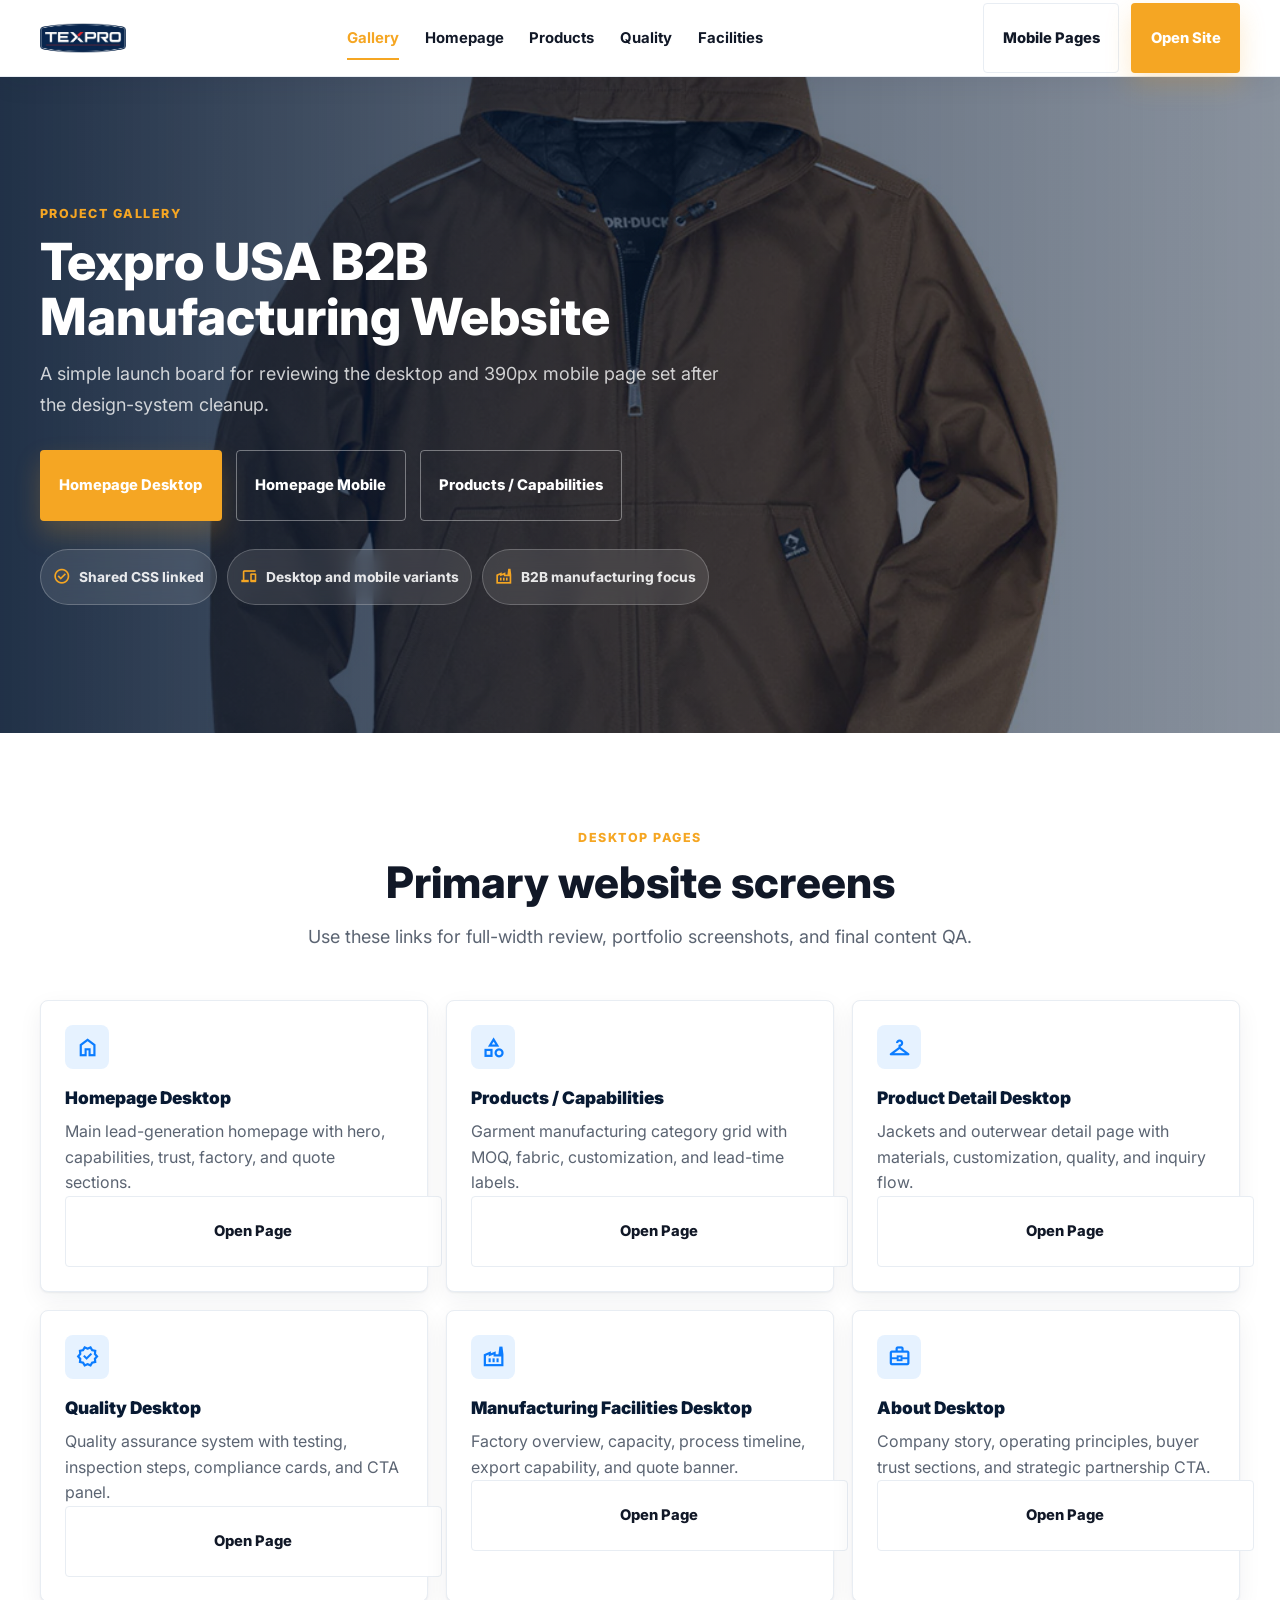
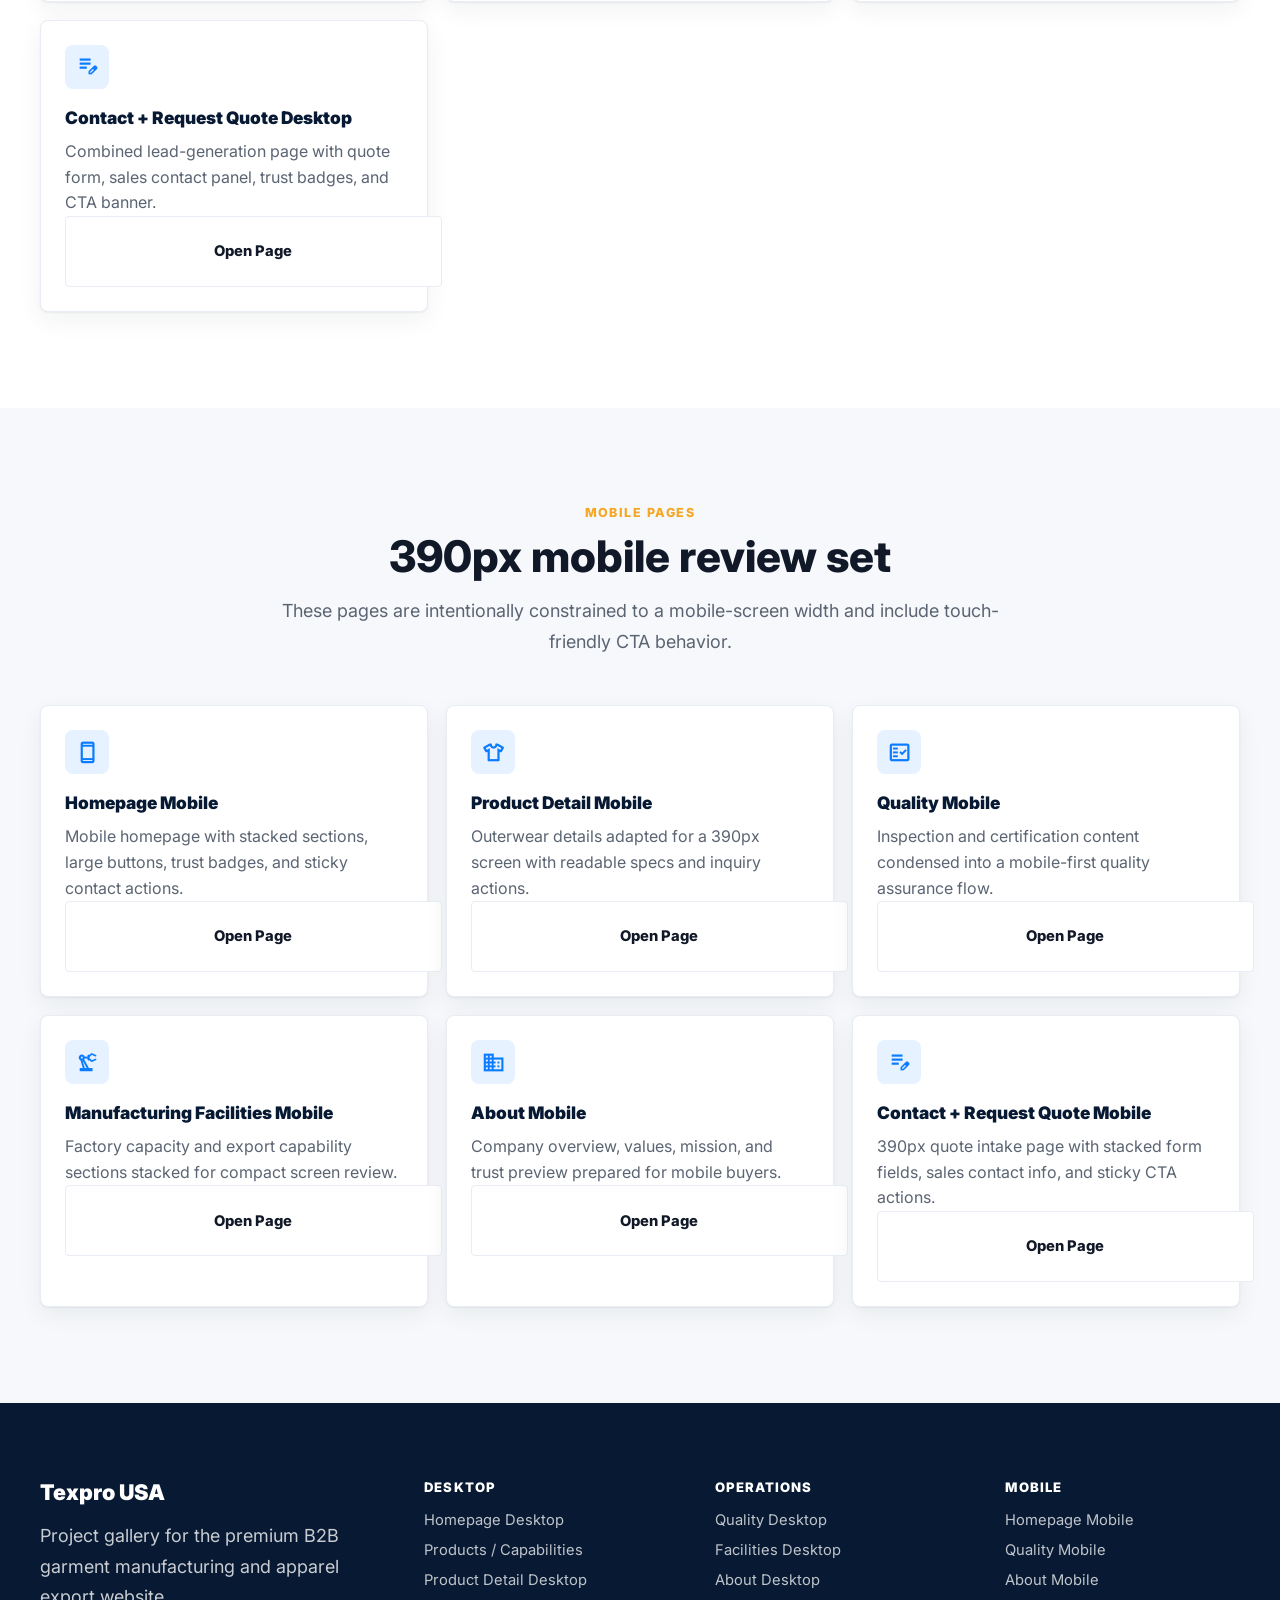
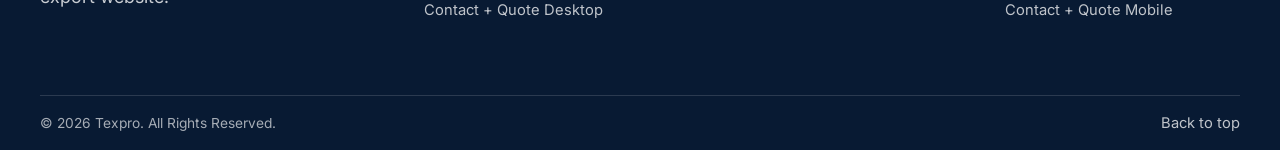
<file: index.html>
<!DOCTYPE html>
<html lang="en">
<head>
<meta charset="utf-8"/>
<meta content="width=device-width, initial-scale=1.0" name="viewport"/>
<title>Texpro USA Project Gallery</title>
<link href="https://fonts.googleapis.com/css2?family=Inter:wght@400;600;700;800;900&amp;display=swap" rel="stylesheet"/>
<link href="https://fonts.googleapis.com/css2?family=Material+Symbols+Outlined:wght,FILL@100..700,0..1&amp;display=swap" rel="stylesheet"/>
<link href="assets/css/texpro-design-system.css" rel="stylesheet"/>
</head>
<body class="tx-page">
<header class="tx-navbar">
<div class="tx-container--wide tx-navbar__inner">
<a class="tx-navbar__brand" href="#top" aria-label="Texpro USA home"><img class="tx-brand-logo" src="assets/images/New%20Texpro%20Logo.png" alt="Texpro"/></a>
<nav aria-label="Project navigation">
<ul class="tx-navbar__links">
<li><a class="tx-navbar__link is-active" href="#gallery">Gallery</a></li>
<li><a class="tx-navbar__link" href="texpro_usa_home_desktop/code.html">Homepage</a></li>
<li><a class="tx-navbar__link" href="executive_garment_manufacturing/code.html">Products</a></li>
<li><a class="tx-navbar__link" href="quality_assurance_excellence_desktop/code.html">Quality</a></li>
<li><a class="tx-navbar__link" href="manufacturing_facilities_desktop/code.html">Facilities</a></li>
</ul>
</nav>
<div class="tx-navbar__actions">
<a class="tx-btn tx-btn--outline" href="#mobile">Mobile Pages</a>
<a class="tx-btn tx-btn--primary" href="texpro_usa_home_desktop/code.html">Open Site</a>
</div>
<button aria-label="Open menu" class="tx-menu-button" type="button"><span aria-hidden="true" class="material-symbols-outlined">menu</span></button>
</div>
</header>

<main>
<section class="tx-hero tx-hero--compact" id="top">
<div class="tx-hero__media tx-hero__media--bg" style="background-image: url('assets/images/texpro-old/products/jackets-coats/1.jpg')"></div>
<div class="tx-hero__overlay"></div>
<div class="tx-container--wide">
<div class="tx-hero__content">
<p class="tx-eyebrow">Project gallery</p>
<h1 class="tx-heading-xl">Texpro USA B2B Manufacturing Website</h1>
<p class="tx-copy">A simple launch board for reviewing the desktop and 390px mobile page set after the design-system cleanup.</p>
<div class="tx-hero__actions">
<a class="tx-btn tx-btn--primary" href="texpro_usa_home_desktop/code.html">Homepage Desktop</a>
<a class="tx-btn tx-btn--ghost" href="texpro_usa_home_mobile/code.html">Homepage Mobile</a>
<a class="tx-btn tx-btn--ghost" href="executive_garment_manufacturing/code.html">Products / Capabilities</a>
</div>
<div class="tx-badge-row">
<span class="tx-trust-badge"><span aria-hidden="true" class="material-symbols-outlined">check_circle</span>Shared CSS linked</span>
<span class="tx-trust-badge"><span aria-hidden="true" class="material-symbols-outlined">devices</span>Desktop and mobile variants</span>
<span class="tx-trust-badge"><span aria-hidden="true" class="material-symbols-outlined">factory</span>B2B manufacturing focus</span>
</div>
</div>
</div>
</section>

<section class="tx-section tx-section--white" id="gallery">
<div class="tx-container">
<div class="tx-section-header tx-section-header--center">
<p class="tx-eyebrow">Desktop pages</p>
<h2 class="tx-heading-lg">Primary website screens</h2>
<p class="tx-copy">Use these links for full-width review, portfolio screenshots, and final content QA.</p>
</div>
<div class="tx-icon-grid">
<article class="tx-card tx-card--interactive tx-icon-card">
<span class="tx-icon-card__icon"><span aria-hidden="true" class="material-symbols-outlined">home</span></span>
<h3 class="tx-icon-card__title">Homepage Desktop</h3>
<p class="tx-icon-card__copy">Main lead-generation homepage with hero, capabilities, trust, factory, and quote sections.</p>
<a class="tx-btn tx-btn--outline tx-btn--full" href="texpro_usa_home_desktop/code.html">Open Page</a>
</article>
<article class="tx-card tx-card--interactive tx-icon-card">
<span class="tx-icon-card__icon"><span aria-hidden="true" class="material-symbols-outlined">category</span></span>
<h3 class="tx-icon-card__title">Products / Capabilities</h3>
<p class="tx-icon-card__copy">Garment manufacturing category grid with MOQ, fabric, customization, and lead-time labels.</p>
<a class="tx-btn tx-btn--outline tx-btn--full" href="executive_garment_manufacturing/code.html">Open Page</a>
</article>
<article class="tx-card tx-card--interactive tx-icon-card">
<span class="tx-icon-card__icon"><span aria-hidden="true" class="material-symbols-outlined">checkroom</span></span>
<h3 class="tx-icon-card__title">Product Detail Desktop</h3>
<p class="tx-icon-card__copy">Jackets and outerwear detail page with materials, customization, quality, and inquiry flow.</p>
<a class="tx-btn tx-btn--outline tx-btn--full" href="product_detail_jackets_outerwear_desktop/code.html">Open Page</a>
</article>
<article class="tx-card tx-card--interactive tx-icon-card">
<span class="tx-icon-card__icon"><span aria-hidden="true" class="material-symbols-outlined">verified</span></span>
<h3 class="tx-icon-card__title">Quality Desktop</h3>
<p class="tx-icon-card__copy">Quality assurance system with testing, inspection steps, compliance cards, and CTA panel.</p>
<a class="tx-btn tx-btn--outline tx-btn--full" href="quality_assurance_excellence_desktop/code.html">Open Page</a>
</article>
<article class="tx-card tx-card--interactive tx-icon-card">
<span class="tx-icon-card__icon"><span aria-hidden="true" class="material-symbols-outlined">factory</span></span>
<h3 class="tx-icon-card__title">Manufacturing Facilities Desktop</h3>
<p class="tx-icon-card__copy">Factory overview, capacity, process timeline, export capability, and quote banner.</p>
<a class="tx-btn tx-btn--outline tx-btn--full" href="manufacturing_facilities_desktop/code.html">Open Page</a>
</article>
<article class="tx-card tx-card--interactive tx-icon-card">
<span class="tx-icon-card__icon"><span aria-hidden="true" class="material-symbols-outlined">business_center</span></span>
<h3 class="tx-icon-card__title">About Desktop</h3>
<p class="tx-icon-card__copy">Company story, operating principles, buyer trust sections, and strategic partnership CTA.</p>
<a class="tx-btn tx-btn--outline tx-btn--full" href="about_texpro_usa_desktop/code.html">Open Page</a>
</article>
<article class="tx-card tx-card--interactive tx-icon-card">
<span class="tx-icon-card__icon"><span aria-hidden="true" class="material-symbols-outlined">edit_note</span></span>
<h3 class="tx-icon-card__title">Contact + Request Quote Desktop</h3>
<p class="tx-icon-card__copy">Combined lead-generation page with quote form, sales contact panel, trust badges, and CTA banner.</p>
<a class="tx-btn tx-btn--outline tx-btn--full" href="contact_request_quote_desktop/code.html">Open Page</a>
</article>
</div>
</div>
</section>

<section class="tx-section tx-section--soft" id="mobile">
<div class="tx-container">
<div class="tx-section-header tx-section-header--center">
<p class="tx-eyebrow">Mobile pages</p>
<h2 class="tx-heading-lg">390px mobile review set</h2>
<p class="tx-copy">These pages are intentionally constrained to a mobile-screen width and include touch-friendly CTA behavior.</p>
</div>
<div class="tx-icon-grid">
<article class="tx-card tx-card--interactive tx-icon-card">
<span class="tx-icon-card__icon"><span aria-hidden="true" class="material-symbols-outlined">smartphone</span></span>
<h3 class="tx-icon-card__title">Homepage Mobile</h3>
<p class="tx-icon-card__copy">Mobile homepage with stacked sections, large buttons, trust badges, and sticky contact actions.</p>
<a class="tx-btn tx-btn--outline tx-btn--full" href="texpro_usa_home_mobile/code.html">Open Page</a>
</article>
<article class="tx-card tx-card--interactive tx-icon-card">
<span class="tx-icon-card__icon"><span aria-hidden="true" class="material-symbols-outlined">apparel</span></span>
<h3 class="tx-icon-card__title">Product Detail Mobile</h3>
<p class="tx-icon-card__copy">Outerwear details adapted for a 390px screen with readable specs and inquiry actions.</p>
<a class="tx-btn tx-btn--outline tx-btn--full" href="product_detail_jackets_outerwear_mobile/code.html">Open Page</a>
</article>
<article class="tx-card tx-card--interactive tx-icon-card">
<span class="tx-icon-card__icon"><span aria-hidden="true" class="material-symbols-outlined">fact_check</span></span>
<h3 class="tx-icon-card__title">Quality Mobile</h3>
<p class="tx-icon-card__copy">Inspection and certification content condensed into a mobile-first quality assurance flow.</p>
<a class="tx-btn tx-btn--outline tx-btn--full" href="quality_assurance_excellence_mobile/code.html">Open Page</a>
</article>
<article class="tx-card tx-card--interactive tx-icon-card">
<span class="tx-icon-card__icon"><span aria-hidden="true" class="material-symbols-outlined">precision_manufacturing</span></span>
<h3 class="tx-icon-card__title">Manufacturing Facilities Mobile</h3>
<p class="tx-icon-card__copy">Factory capacity and export capability sections stacked for compact screen review.</p>
<a class="tx-btn tx-btn--outline tx-btn--full" href="manufacturing_facilities_mobile/code.html">Open Page</a>
</article>
<article class="tx-card tx-card--interactive tx-icon-card">
<span class="tx-icon-card__icon"><span aria-hidden="true" class="material-symbols-outlined">domain</span></span>
<h3 class="tx-icon-card__title">About Mobile</h3>
<p class="tx-icon-card__copy">Company overview, values, mission, and trust preview prepared for mobile buyers.</p>
<a class="tx-btn tx-btn--outline tx-btn--full" href="about_texpro_usa_mobile/code.html">Open Page</a>
</article>
<article class="tx-card tx-card--interactive tx-icon-card">
<span class="tx-icon-card__icon"><span aria-hidden="true" class="material-symbols-outlined">edit_note</span></span>
<h3 class="tx-icon-card__title">Contact + Request Quote Mobile</h3>
<p class="tx-icon-card__copy">390px quote intake page with stacked form fields, sales contact info, and sticky CTA actions.</p>
<a class="tx-btn tx-btn--outline tx-btn--full" href="contact_request_quote_mobile/code.html">Open Page</a>
</article>
</div>
</div>
</section>
</main>

<footer class="tx-footer">
<div class="tx-container tx-footer__grid">
<div>
<p class="tx-footer__brand">Texpro USA</p>
<p class="tx-copy">Project gallery for the premium B2B garment manufacturing and apparel export website.</p>
</div>
<div>
<h2 class="tx-footer__heading">Desktop</h2>
<ul class="tx-footer__links">
<li><a class="tx-footer__link" href="texpro_usa_home_desktop/code.html">Homepage Desktop</a></li>
<li><a class="tx-footer__link" href="executive_garment_manufacturing/code.html">Products / Capabilities</a></li>
<li><a class="tx-footer__link" href="product_detail_jackets_outerwear_desktop/code.html">Product Detail Desktop</a></li>
<li><a class="tx-footer__link" href="contact_request_quote_desktop/code.html">Contact + Quote Desktop</a></li>
</ul>
</div>
<div>
<h2 class="tx-footer__heading">Operations</h2>
<ul class="tx-footer__links">
<li><a class="tx-footer__link" href="quality_assurance_excellence_desktop/code.html">Quality Desktop</a></li>
<li><a class="tx-footer__link" href="manufacturing_facilities_desktop/code.html">Facilities Desktop</a></li>
<li><a class="tx-footer__link" href="about_texpro_usa_desktop/code.html">About Desktop</a></li>
</ul>
</div>
<div>
<h2 class="tx-footer__heading">Mobile</h2>
<ul class="tx-footer__links">
<li><a class="tx-footer__link" href="texpro_usa_home_mobile/code.html">Homepage Mobile</a></li>
<li><a class="tx-footer__link" href="quality_assurance_excellence_mobile/code.html">Quality Mobile</a></li>
<li><a class="tx-footer__link" href="about_texpro_usa_mobile/code.html">About Mobile</a></li>
<li><a class="tx-footer__link" href="contact_request_quote_mobile/code.html">Contact + Quote Mobile</a></li>
</ul>
</div>
</div>
<div class="tx-container tx-footer__bottom">
<span>&copy; 2026 Texpro. All Rights Reserved.</span>
<a class="tx-footer__link" href="#top">Back to top</a>
</div>
</footer>
</body>
</html>
</file>
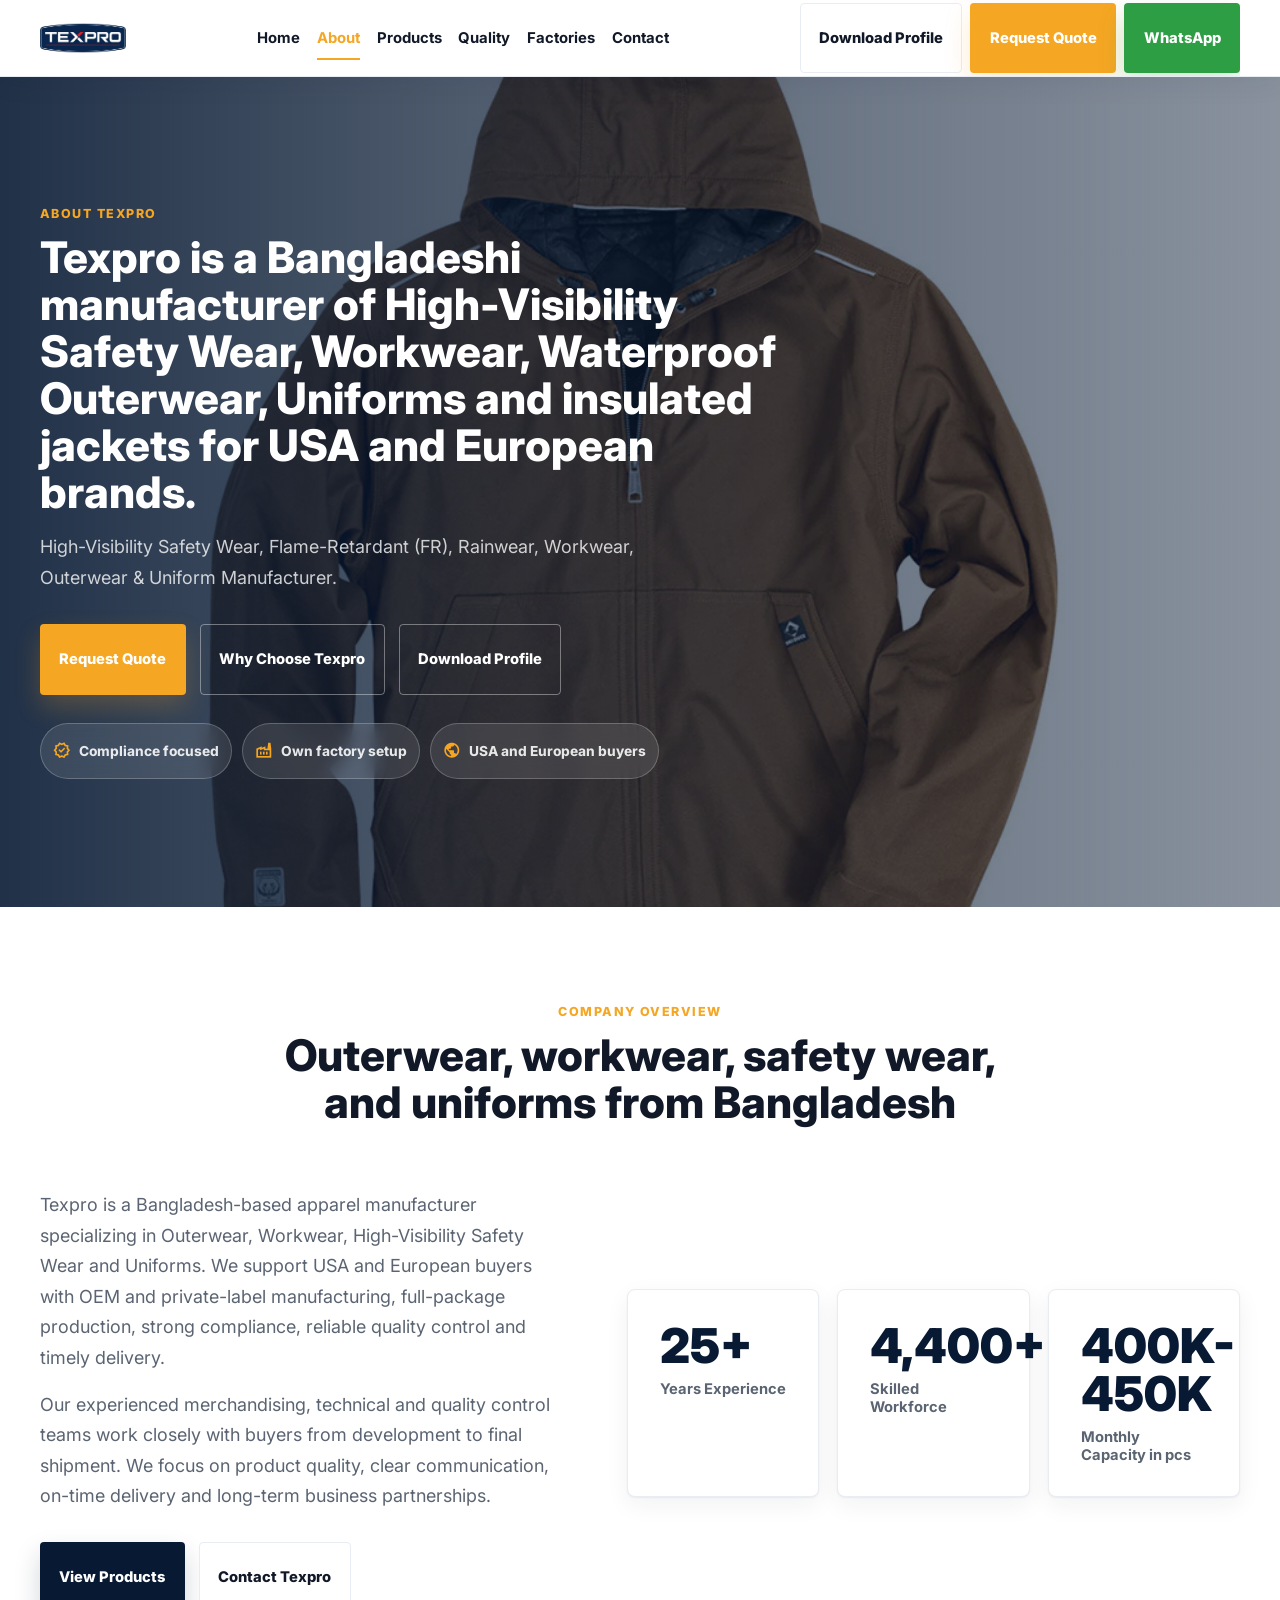
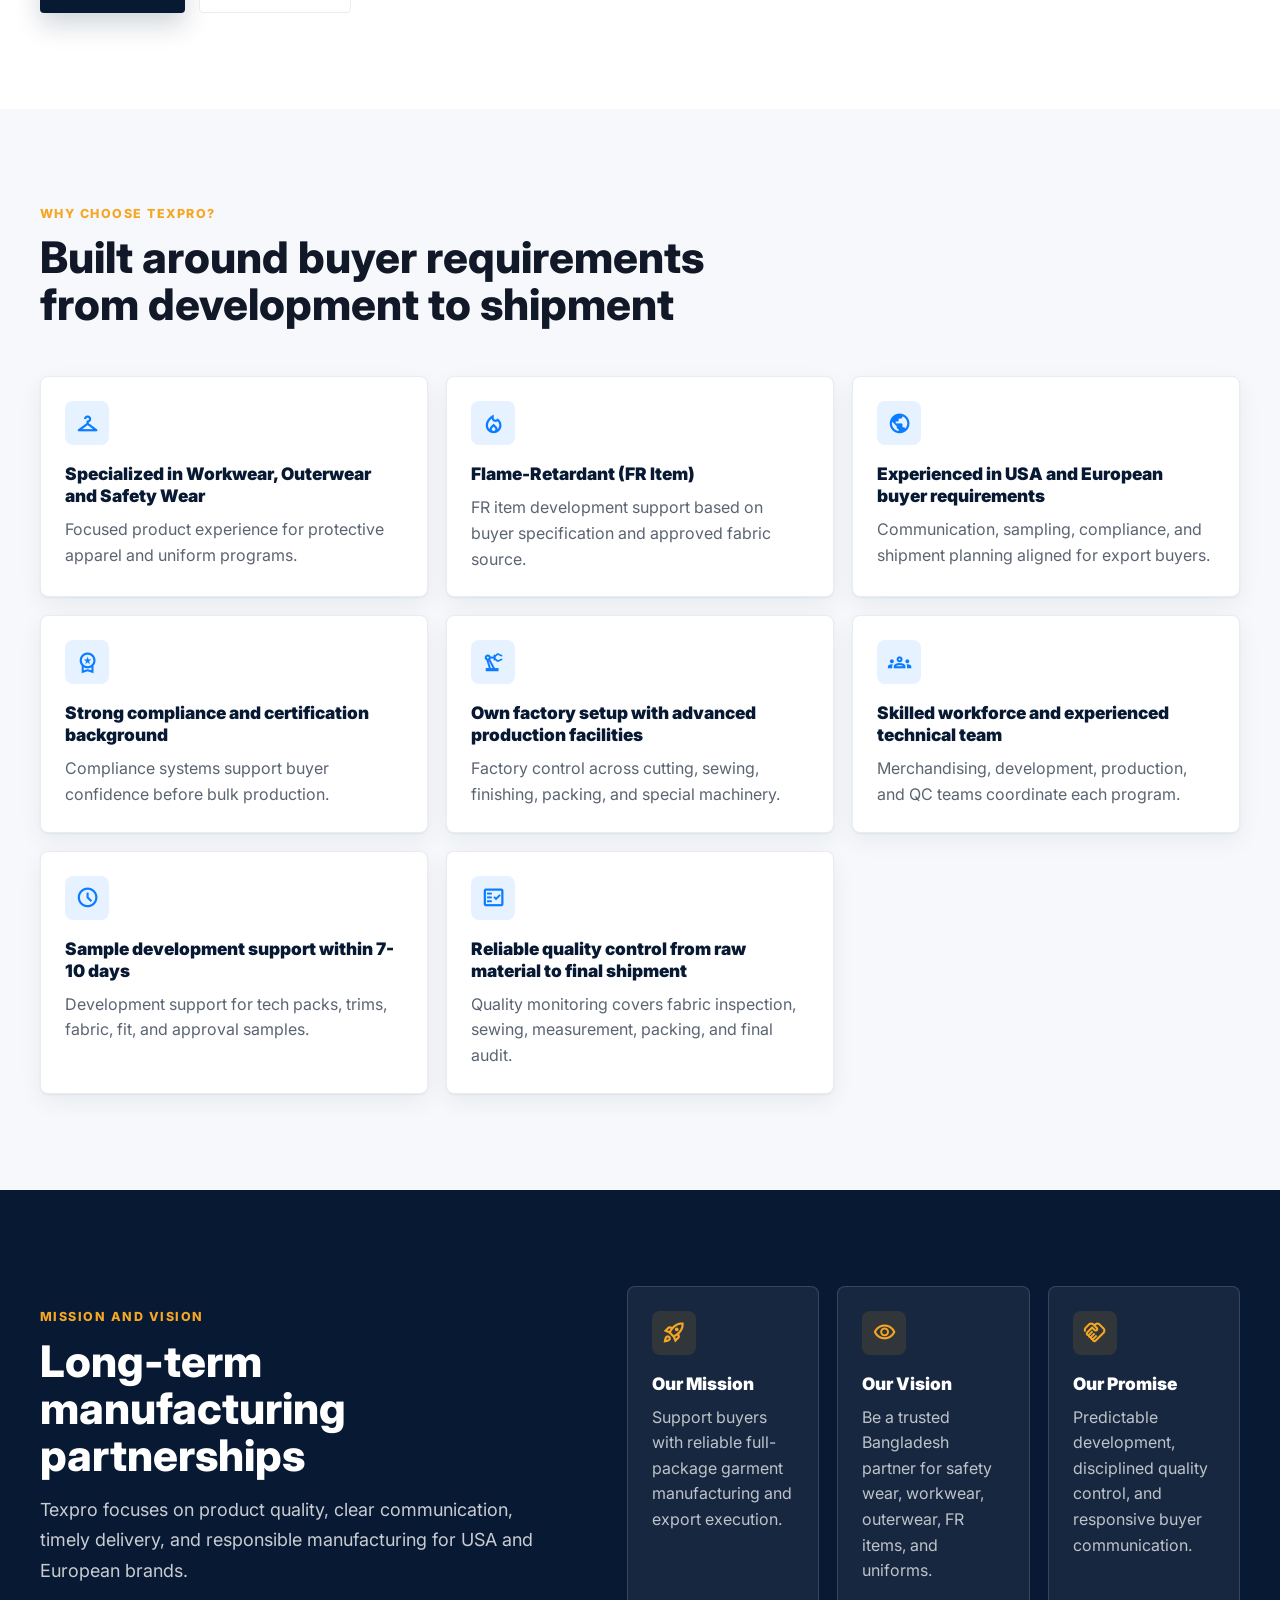
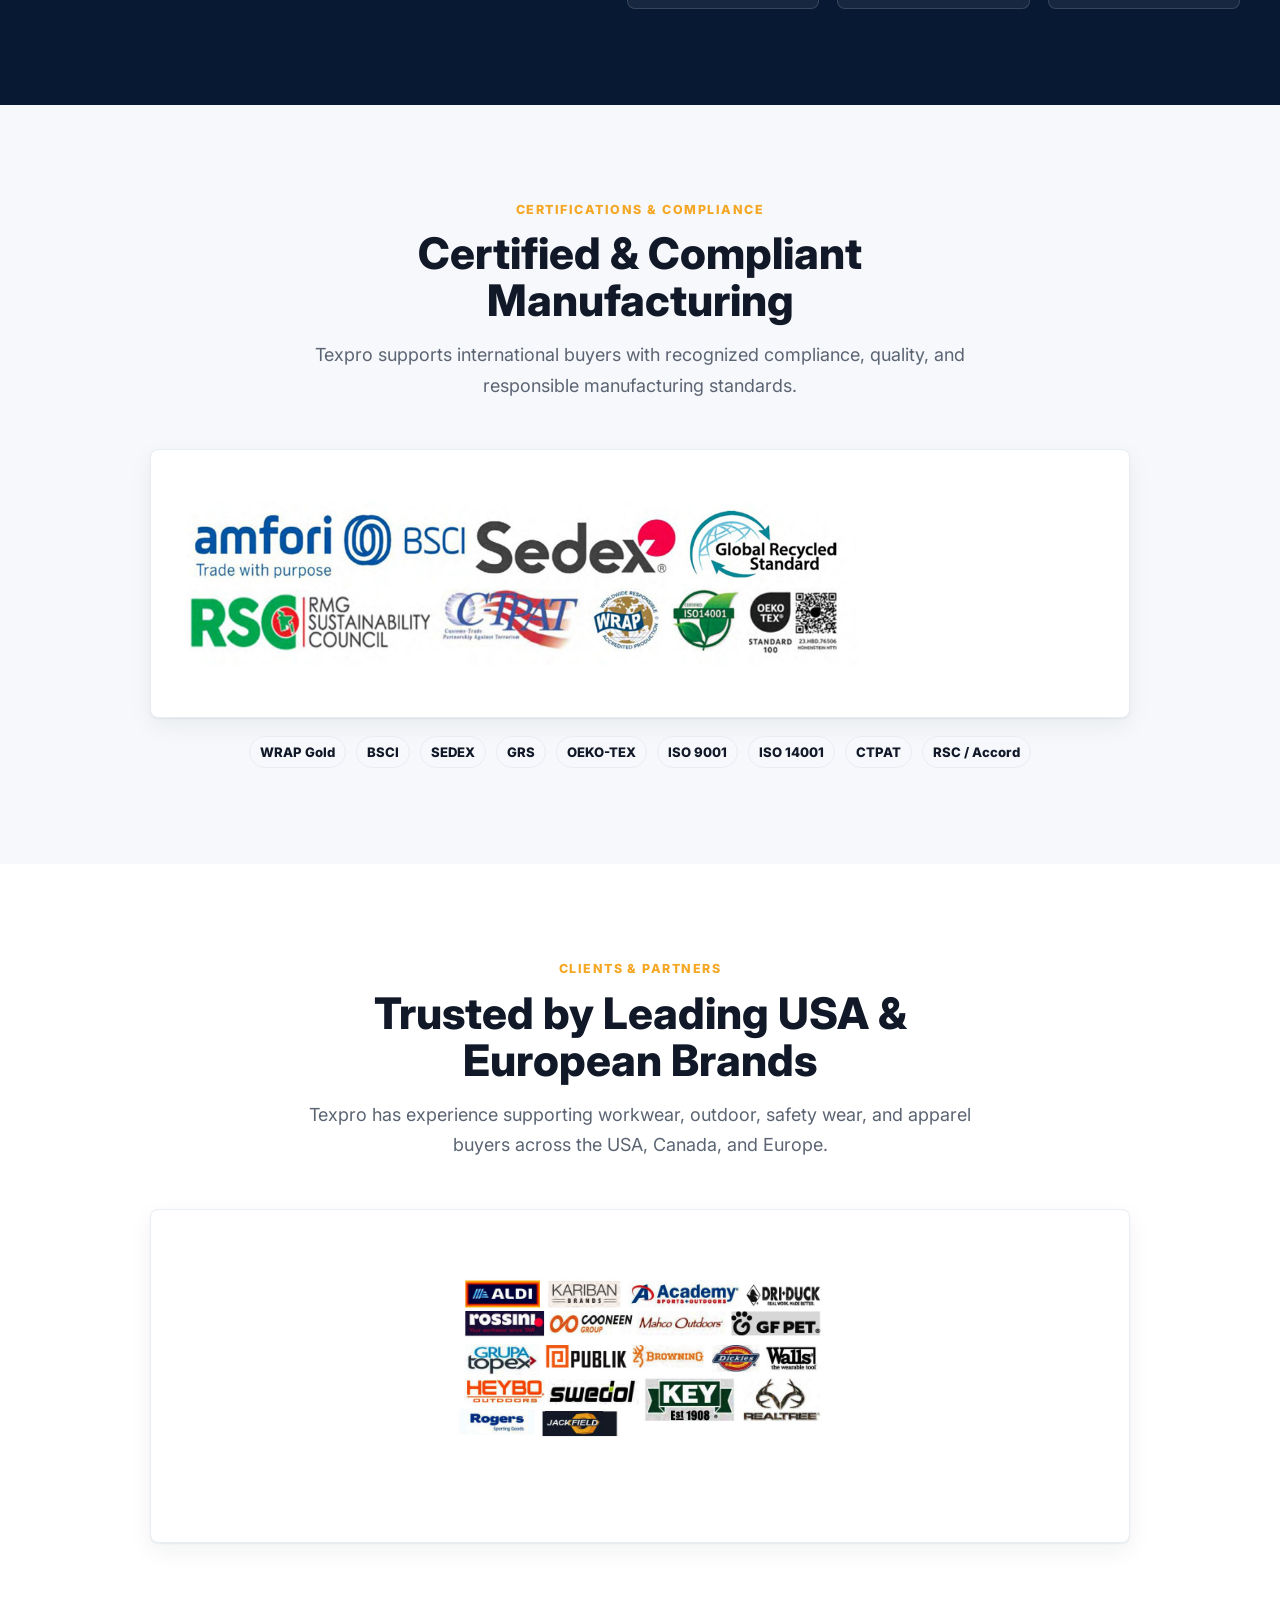
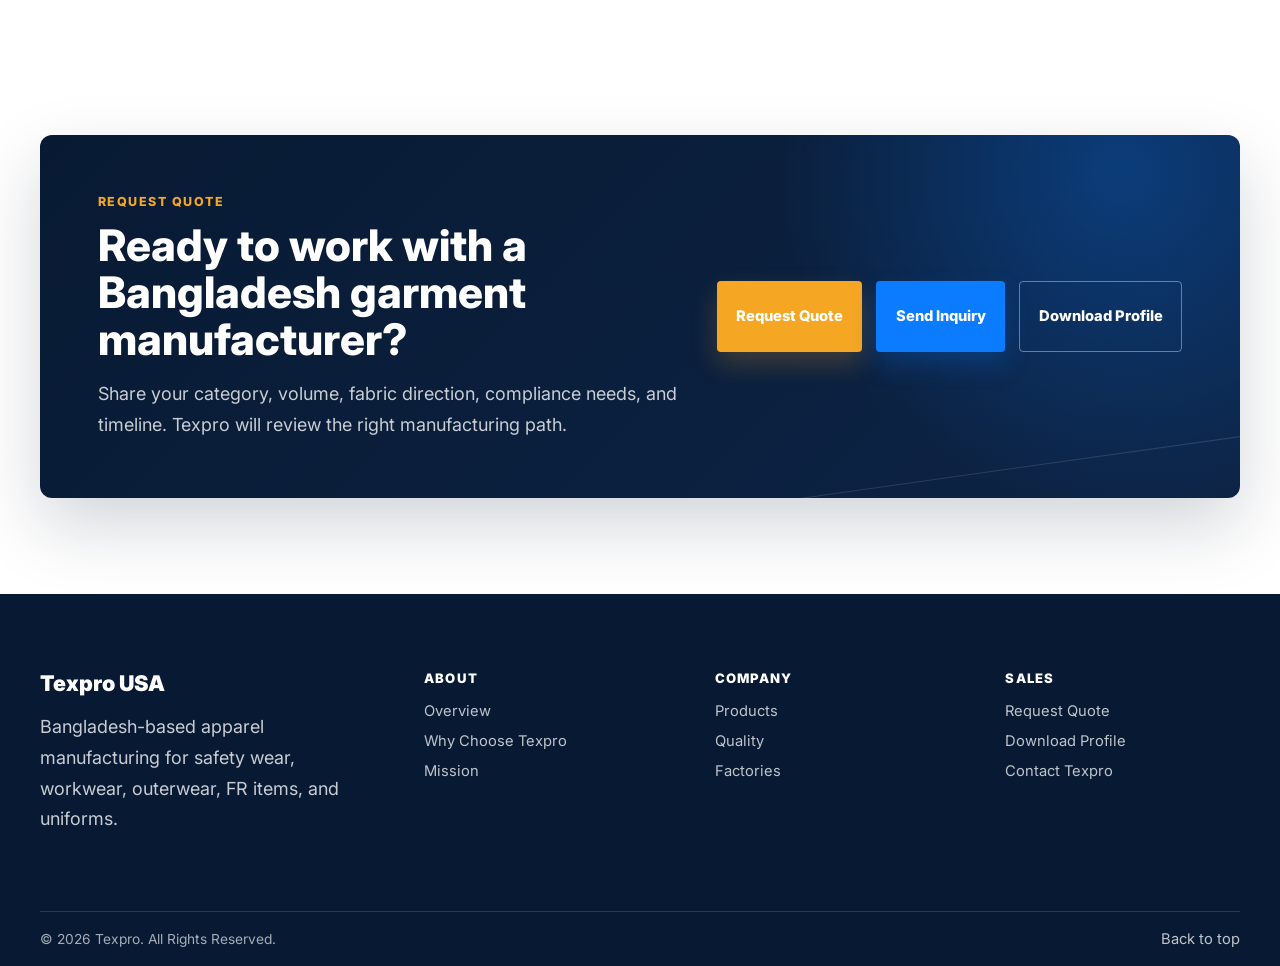
<file: about_texpro_usa_desktop/code.html>
<!DOCTYPE html>
<html lang="en">
<head>
<meta charset="utf-8"/>
<meta content="width=device-width, initial-scale=1.0" name="viewport"/>
<title>About Texpro | Workwear, Safety Wear &amp; Outerwear Manufacturer Bangladesh</title>
<meta name="description" content="Texpro is a Bangladesh apparel manufacturer specializing in Outerwear, Workwear, High-Visibility Safety Wear, Flame-Retardant, Uniforms and full-package production for USA and European buyers."/>
<link href="https://fonts.googleapis.com/css2?family=Inter:wght@400;600;700;800;900&amp;display=swap" rel="stylesheet"/>
<link href="https://fonts.googleapis.com/css2?family=Material+Symbols+Outlined:wght,FILL@100..700,0..1&amp;display=swap" rel="stylesheet"/>
<link href="../assets/css/texpro-design-system.css" rel="stylesheet"/>
</head>
<body class="tx-page tx-desktop-page">
<header class="tx-navbar"><div class="tx-container--wide tx-navbar__inner"><a class="tx-navbar__brand" href="../texpro_usa_home_desktop/code.html" aria-label="Texpro USA home"><img class="tx-brand-logo" src="../assets/images/New%20Texpro%20Logo.png" alt="Texpro"/></a><nav aria-label="Primary navigation"><ul class="tx-navbar__links"><li><a class="tx-navbar__link" href="../texpro_usa_home_desktop/code.html">Home</a></li><li><a class="tx-navbar__link is-active" href="#overview">About</a></li><li><a class="tx-navbar__link" href="../executive_garment_manufacturing/code.html">Products</a></li><li><a class="tx-navbar__link" href="../quality_assurance_excellence_desktop/code.html">Quality</a></li><li><a class="tx-navbar__link" href="../manufacturing_facilities_desktop/code.html">Factories</a></li><li><a class="tx-navbar__link" href="../contact_request_quote_desktop/code.html">Contact</a></li></ul></nav><div class="tx-navbar__actions"><a class="tx-btn tx-btn--outline" href="../contact_request_quote_desktop/code.html">Download Profile</a><a class="tx-btn tx-btn--primary" href="../contact_request_quote_desktop/code.html">Request Quote</a><a class="tx-btn tx-btn--whatsapp" href="../contact_request_quote_desktop/code.html">WhatsApp</a></div></div></header>

<main>
<section class="tx-hero tx-hero--compact" id="top">
<div class="tx-hero__media tx-hero__media--bg" style="background-image: url('../assets/images/texpro-old/products/jackets-coats/2.jpg')"></div>
<div class="tx-hero__overlay"></div>
<div class="tx-container--wide"><div class="tx-hero__content">
<p class="tx-eyebrow">About Texpro</p>
<h1 class="tx-heading-lg">Texpro is a Bangladeshi manufacturer of High-Visibility Safety Wear, Workwear, Waterproof Outerwear, Uniforms and insulated jackets for USA and European brands.</h1>
<p class="tx-copy">High-Visibility Safety Wear, Flame-Retardant (FR), Rainwear, Workwear, Outerwear &amp; Uniform Manufacturer.</p>
<div class="tx-hero__actions"><a class="tx-btn tx-btn--primary" href="../contact_request_quote_desktop/code.html">Request Quote</a><a class="tx-btn tx-btn--ghost" href="#why-choose">Why Choose Texpro</a><a class="tx-btn tx-btn--ghost" href="../contact_request_quote_desktop/code.html">Download Profile</a></div>
<div class="tx-badge-row"><span class="tx-trust-badge"><span class="material-symbols-outlined">verified</span>Compliance focused</span><span class="tx-trust-badge"><span class="material-symbols-outlined">factory</span>Own factory setup</span><span class="tx-trust-badge"><span class="material-symbols-outlined">public</span>USA and European buyers</span></div>
</div></div>
</section>

<section class="tx-section tx-section--white" id="overview">
<div class="tx-container">
<div class="tx-section-header tx-section-header--center"><p class="tx-eyebrow">Company overview</p><h2 class="tx-heading-lg">Outerwear, workwear, safety wear, and uniforms from Bangladesh</h2></div>
<div class="tx-split">
<div>
<p class="tx-copy">Texpro is a Bangladesh-based apparel manufacturer specializing in Outerwear, Workwear, High-Visibility Safety Wear and Uniforms. We support USA and European buyers with OEM and private-label manufacturing, full-package production, strong compliance, reliable quality control and timely delivery.</p>
<p class="tx-copy">Our experienced merchandising, technical and quality control teams work closely with buyers from development to final shipment. We focus on product quality, clear communication, on-time delivery and long-term business partnerships.</p>
<div class="tx-cta-row"><a class="tx-btn tx-btn--dark" href="../executive_garment_manufacturing/code.html">View Products</a><a class="tx-btn tx-btn--outline" href="../contact_request_quote_desktop/code.html">Contact Texpro</a></div>
</div>
<div class="tx-proof-grid">
<article class="tx-proof-card"><div class="tx-proof-card__value">25+</div><div class="tx-proof-card__label">Years Experience</div></article>
<article class="tx-proof-card"><div class="tx-proof-card__value">4,400+</div><div class="tx-proof-card__label">Skilled Workforce</div></article>
<article class="tx-proof-card"><div class="tx-proof-card__value">400K-450K</div><div class="tx-proof-card__label">Monthly Capacity in pcs</div></article>
</div>
</div>
</div>
</section>

<section class="tx-section tx-section--soft" id="why-choose">
<div class="tx-container">
<div class="tx-section-header"><p class="tx-eyebrow">Why Choose Texpro?</p><h2 class="tx-heading-lg">Built around buyer requirements from development to shipment</h2></div>
<div class="tx-icon-grid">
<article class="tx-icon-card"><span class="tx-icon-card__icon"><span class="material-symbols-outlined">checkroom</span></span><h3 class="tx-icon-card__title">Specialized in Workwear, Outerwear and Safety Wear</h3><p class="tx-icon-card__copy">Focused product experience for protective apparel and uniform programs.</p></article>
<article class="tx-icon-card"><span class="tx-icon-card__icon"><span class="material-symbols-outlined">local_fire_department</span></span><h3 class="tx-icon-card__title">Flame-Retardant (FR Item)</h3><p class="tx-icon-card__copy">FR item development support based on buyer specification and approved fabric source.</p></article>
<article class="tx-icon-card"><span class="tx-icon-card__icon"><span class="material-symbols-outlined">public</span></span><h3 class="tx-icon-card__title">Experienced in USA and European buyer requirements</h3><p class="tx-icon-card__copy">Communication, sampling, compliance, and shipment planning aligned for export buyers.</p></article>
<article class="tx-icon-card"><span class="tx-icon-card__icon"><span class="material-symbols-outlined">workspace_premium</span></span><h3 class="tx-icon-card__title">Strong compliance and certification background</h3><p class="tx-icon-card__copy">Compliance systems support buyer confidence before bulk production.</p></article>
<article class="tx-icon-card"><span class="tx-icon-card__icon"><span class="material-symbols-outlined">precision_manufacturing</span></span><h3 class="tx-icon-card__title">Own factory setup with advanced production facilities</h3><p class="tx-icon-card__copy">Factory control across cutting, sewing, finishing, packing, and special machinery.</p></article>
<article class="tx-icon-card"><span class="tx-icon-card__icon"><span class="material-symbols-outlined">groups</span></span><h3 class="tx-icon-card__title">Skilled workforce and experienced technical team</h3><p class="tx-icon-card__copy">Merchandising, development, production, and QC teams coordinate each program.</p></article>
<article class="tx-icon-card"><span class="tx-icon-card__icon"><span class="material-symbols-outlined">schedule</span></span><h3 class="tx-icon-card__title">Sample development support within 7-10 days</h3><p class="tx-icon-card__copy">Development support for tech packs, trims, fabric, fit, and approval samples.</p></article>
<article class="tx-icon-card"><span class="tx-icon-card__icon"><span class="material-symbols-outlined">fact_check</span></span><h3 class="tx-icon-card__title">Reliable quality control from raw material to final shipment</h3><p class="tx-icon-card__copy">Quality monitoring covers fabric inspection, sewing, measurement, packing, and final audit.</p></article>
</div>
</div>
</section>

<section class="tx-section tx-section--navy" id="mission"><div class="tx-container"><div class="tx-split"><div><p class="tx-eyebrow">Mission and vision</p><h2 class="tx-heading-lg">Long-term manufacturing partnerships</h2><p class="tx-copy">Texpro focuses on product quality, clear communication, timely delivery, and responsible manufacturing for USA and European brands.</p></div><div class="tx-icon-grid"><article class="tx-icon-card tx-icon-card--dark"><span class="tx-icon-card__icon"><span class="material-symbols-outlined">rocket_launch</span></span><h3 class="tx-icon-card__title">Our Mission</h3><p class="tx-icon-card__copy">Support buyers with reliable full-package garment manufacturing and export execution.</p></article><article class="tx-icon-card tx-icon-card--dark"><span class="tx-icon-card__icon"><span class="material-symbols-outlined">visibility</span></span><h3 class="tx-icon-card__title">Our Vision</h3><p class="tx-icon-card__copy">Be a trusted Bangladesh partner for safety wear, workwear, outerwear, FR items, and uniforms.</p></article><article class="tx-icon-card tx-icon-card--dark"><span class="tx-icon-card__icon"><span class="material-symbols-outlined">handshake</span></span><h3 class="tx-icon-card__title">Our Promise</h3><p class="tx-icon-card__copy">Predictable development, disciplined quality control, and responsive buyer communication.</p></article></div></div></div></section>

<section class="tx-section tx-section--soft" id="certifications"><div class="tx-container"><div class="tx-section-header tx-section-header--center"><p class="tx-eyebrow">Certifications &amp; Compliance</p><h2 class="tx-heading-lg">Certified &amp; Compliant Manufacturing</h2><p class="tx-copy">Texpro supports international buyers with recognized compliance, quality, and responsible manufacturing standards.</p></div><div class="tx-logo-proof"><div class="tx-logo-proof__card"><img class="tx-logo-proof__image" alt="Texpro certifications and compliance logos" loading="lazy" src="../assets/images/texpro/logos/certifications-compliance.jpg"/></div></div><ul class="tx-cert-pills tx-cert-pills--center" aria-label="Texpro certification list"><li class="tx-cert-pill">WRAP Gold</li><li class="tx-cert-pill">BSCI</li><li class="tx-cert-pill">SEDEX</li><li class="tx-cert-pill">GRS</li><li class="tx-cert-pill">OEKO-TEX</li><li class="tx-cert-pill">ISO 9001</li><li class="tx-cert-pill">ISO 14001</li><li class="tx-cert-pill">CTPAT</li><li class="tx-cert-pill">RSC / Accord</li></ul></div></section>

<section class="tx-section tx-section--white" id="clients"><div class="tx-container"><div class="tx-section-header tx-section-header--center"><p class="tx-eyebrow">Clients &amp; Partners</p><h2 class="tx-heading-lg">Trusted by Leading USA &amp; European Brands</h2><p class="tx-copy">Texpro has experience supporting workwear, outdoor, safety wear, and apparel buyers across the USA, Canada, and Europe.</p></div><div class="tx-logo-proof"><div class="tx-logo-proof__card"><img class="tx-logo-proof__image" alt="Texpro clients and partners logos" loading="lazy" src="../assets/images/texpro/logos/clients-partners.jpg"/></div></div></div></section>

<section class="tx-section tx-section--white" id="request-quote"><div class="tx-container"><div class="tx-cta-banner"><div class="tx-cta-banner__inner"><div><p class="tx-eyebrow">Request Quote</p><h2 class="tx-heading-lg">Ready to work with a Bangladesh garment manufacturer?</h2><p class="tx-copy">Share your category, volume, fabric direction, compliance needs, and timeline. Texpro will review the right manufacturing path.</p></div><div class="tx-cta-row"><a class="tx-btn tx-btn--primary" href="../contact_request_quote_desktop/code.html">Request Quote</a><a class="tx-btn tx-btn--blue" href="../contact_request_quote_desktop/code.html">Send Inquiry</a><a class="tx-btn tx-btn--ghost" href="../contact_request_quote_desktop/code.html">Download Profile</a></div></div></div></div></section>
</main>

<footer class="tx-footer"><div class="tx-container tx-footer__grid"><div><p class="tx-footer__brand">Texpro USA</p><p class="tx-copy">Bangladesh-based apparel manufacturing for safety wear, workwear, outerwear, FR items, and uniforms.</p></div><div><h2 class="tx-footer__heading">About</h2><ul class="tx-footer__links"><li><a class="tx-footer__link" href="#overview">Overview</a></li><li><a class="tx-footer__link" href="#why-choose">Why Choose Texpro</a></li><li><a class="tx-footer__link" href="#mission">Mission</a></li></ul></div><div><h2 class="tx-footer__heading">Company</h2><ul class="tx-footer__links"><li><a class="tx-footer__link" href="../executive_garment_manufacturing/code.html">Products</a></li><li><a class="tx-footer__link" href="../quality_assurance_excellence_desktop/code.html">Quality</a></li><li><a class="tx-footer__link" href="../manufacturing_facilities_desktop/code.html">Factories</a></li></ul></div><div><h2 class="tx-footer__heading">Sales</h2><ul class="tx-footer__links"><li><a class="tx-footer__link" href="../contact_request_quote_desktop/code.html">Request Quote</a></li><li><a class="tx-footer__link" href="../contact_request_quote_desktop/code.html">Download Profile</a></li><li><a class="tx-footer__link" href="../contact_request_quote_desktop/code.html">Contact Texpro</a></li></ul></div></div><div class="tx-container tx-footer__bottom"><span>&copy; 2026 Texpro. All Rights Reserved.</span><a class="tx-footer__link" href="#top">Back to top</a></div></footer>
</body>
</html>
</file>
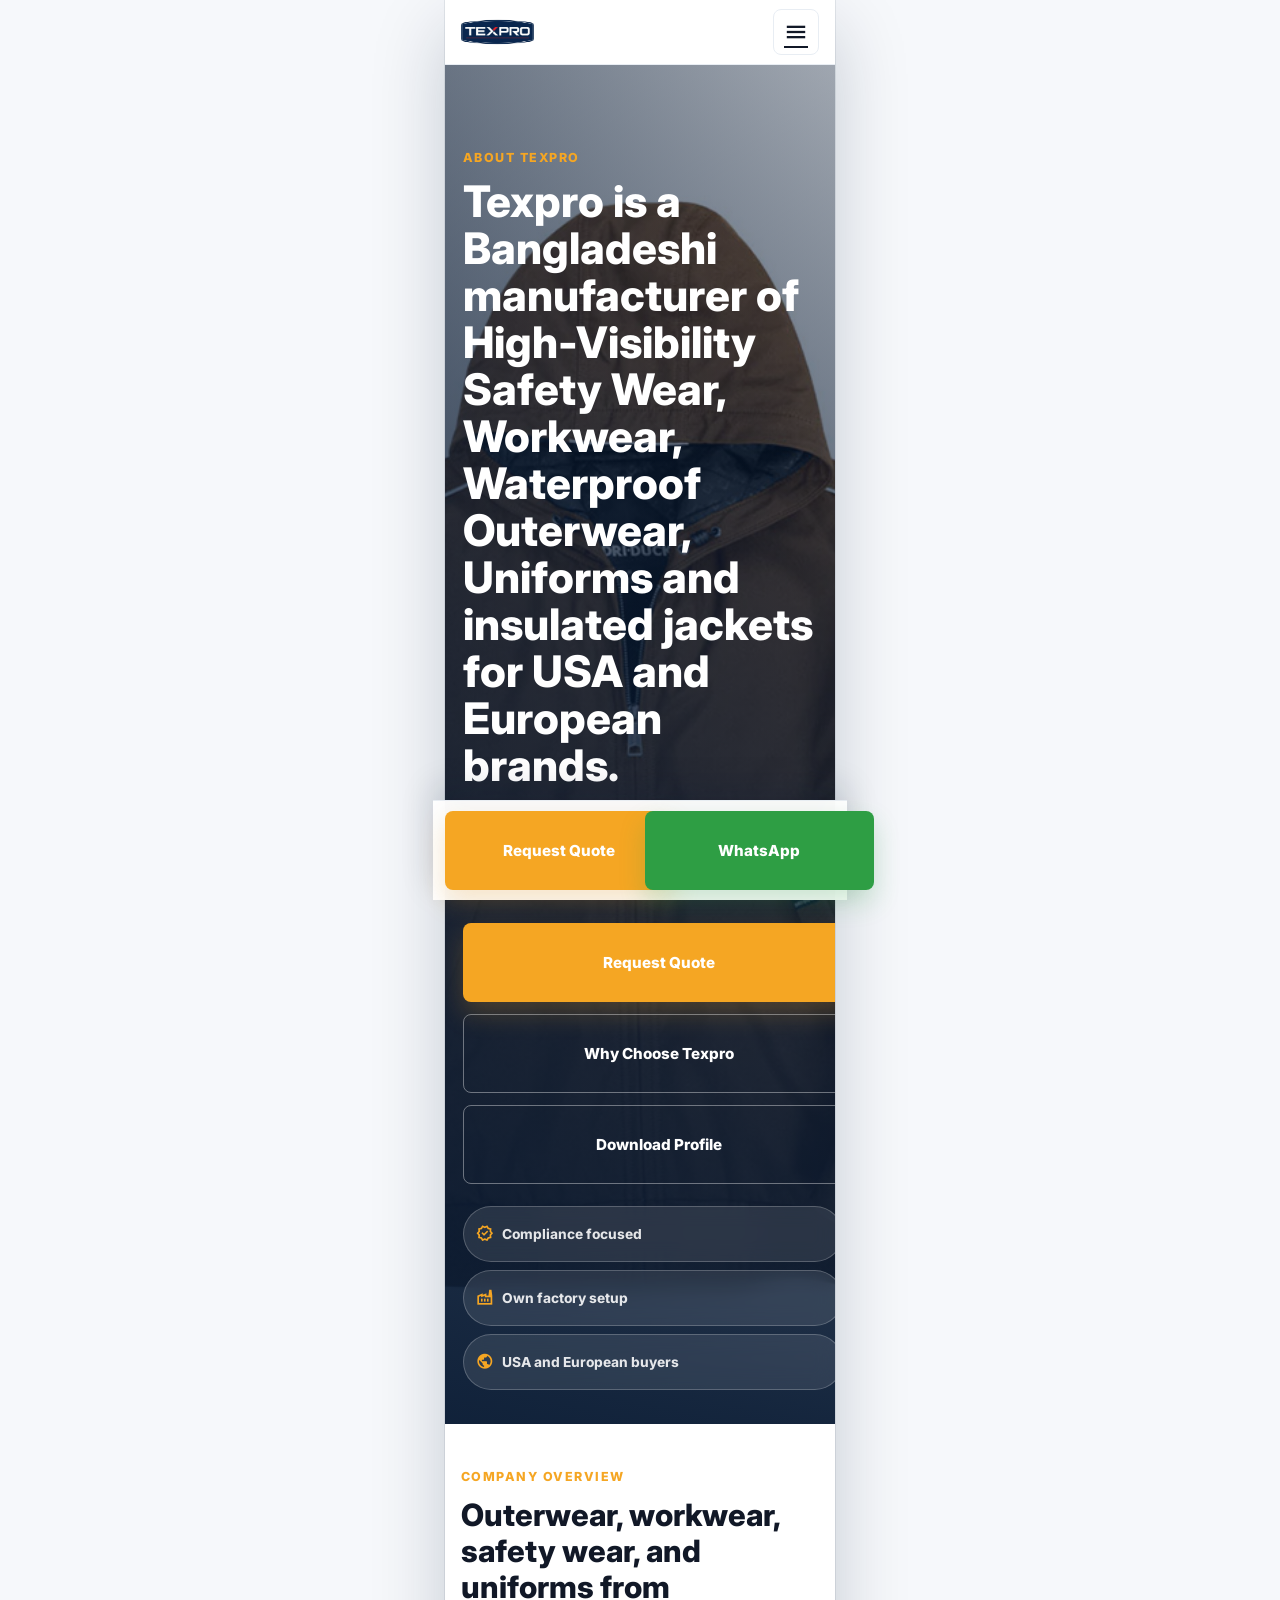
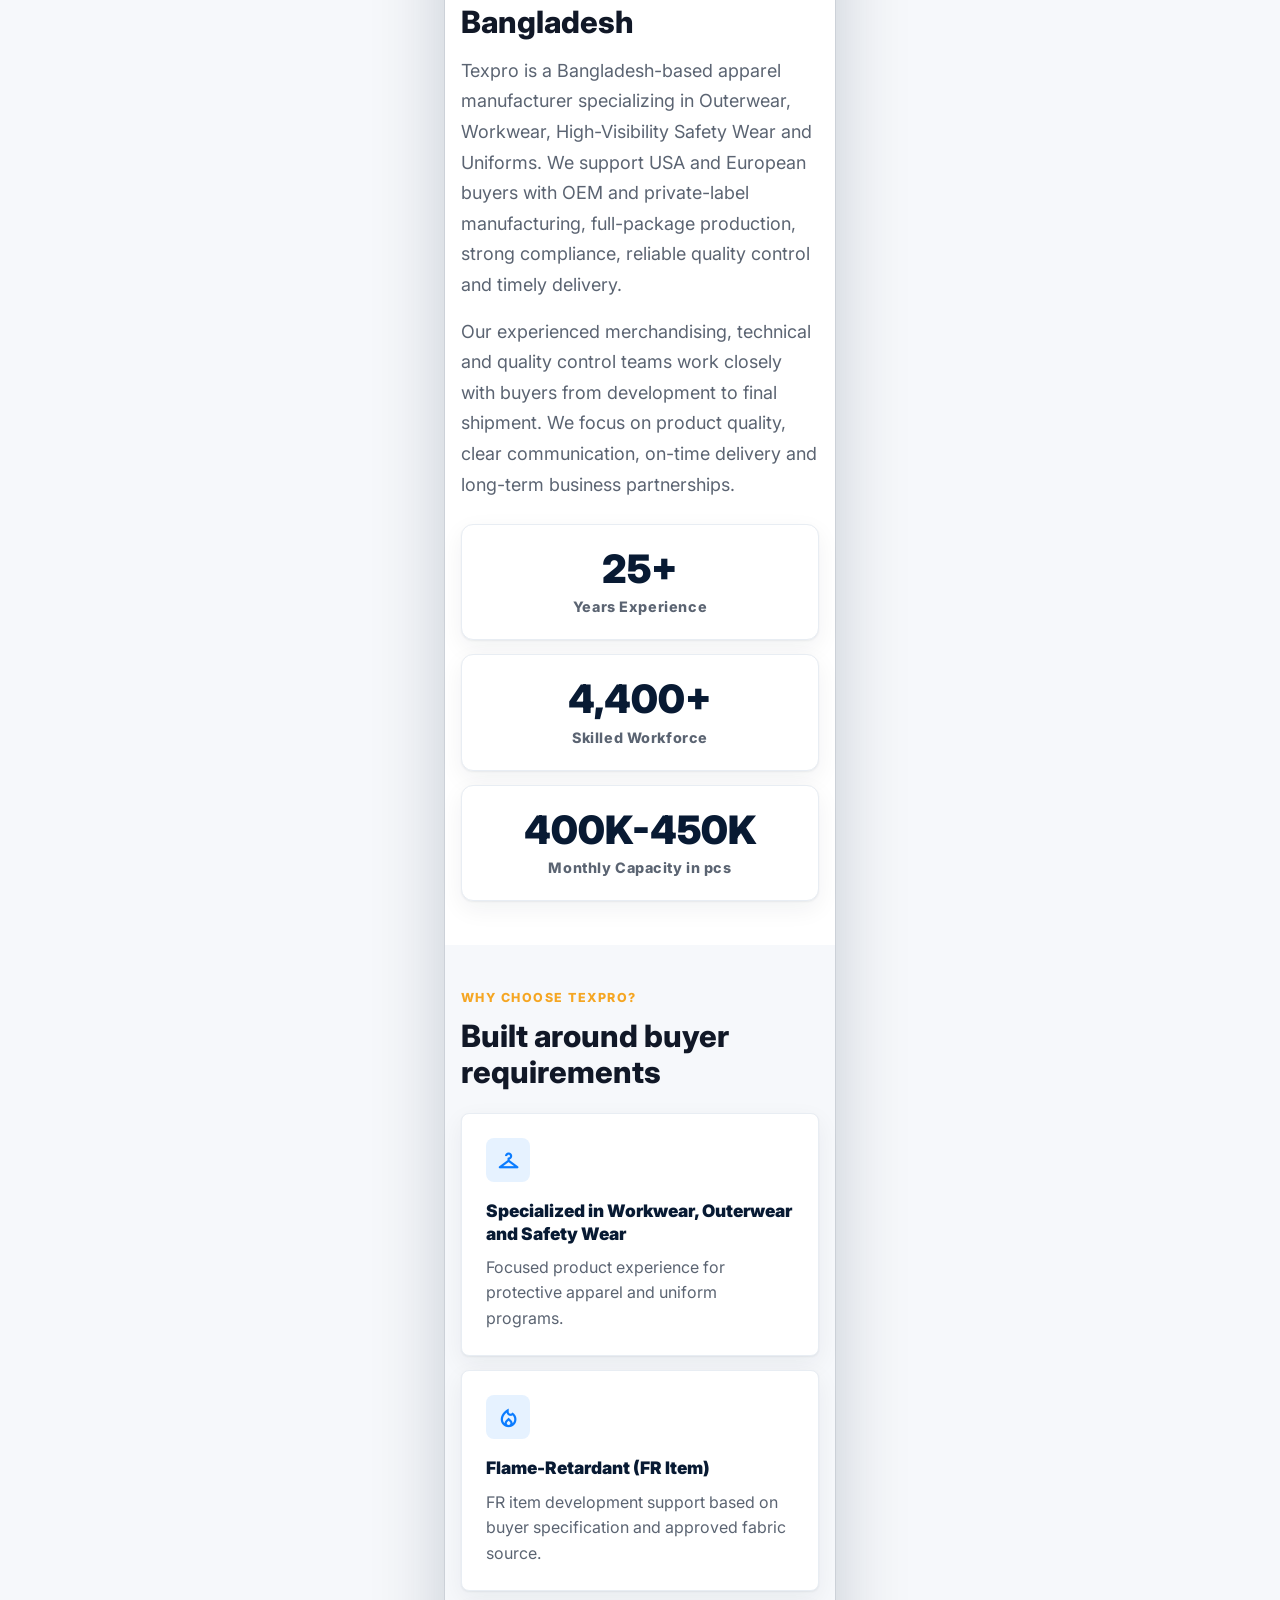
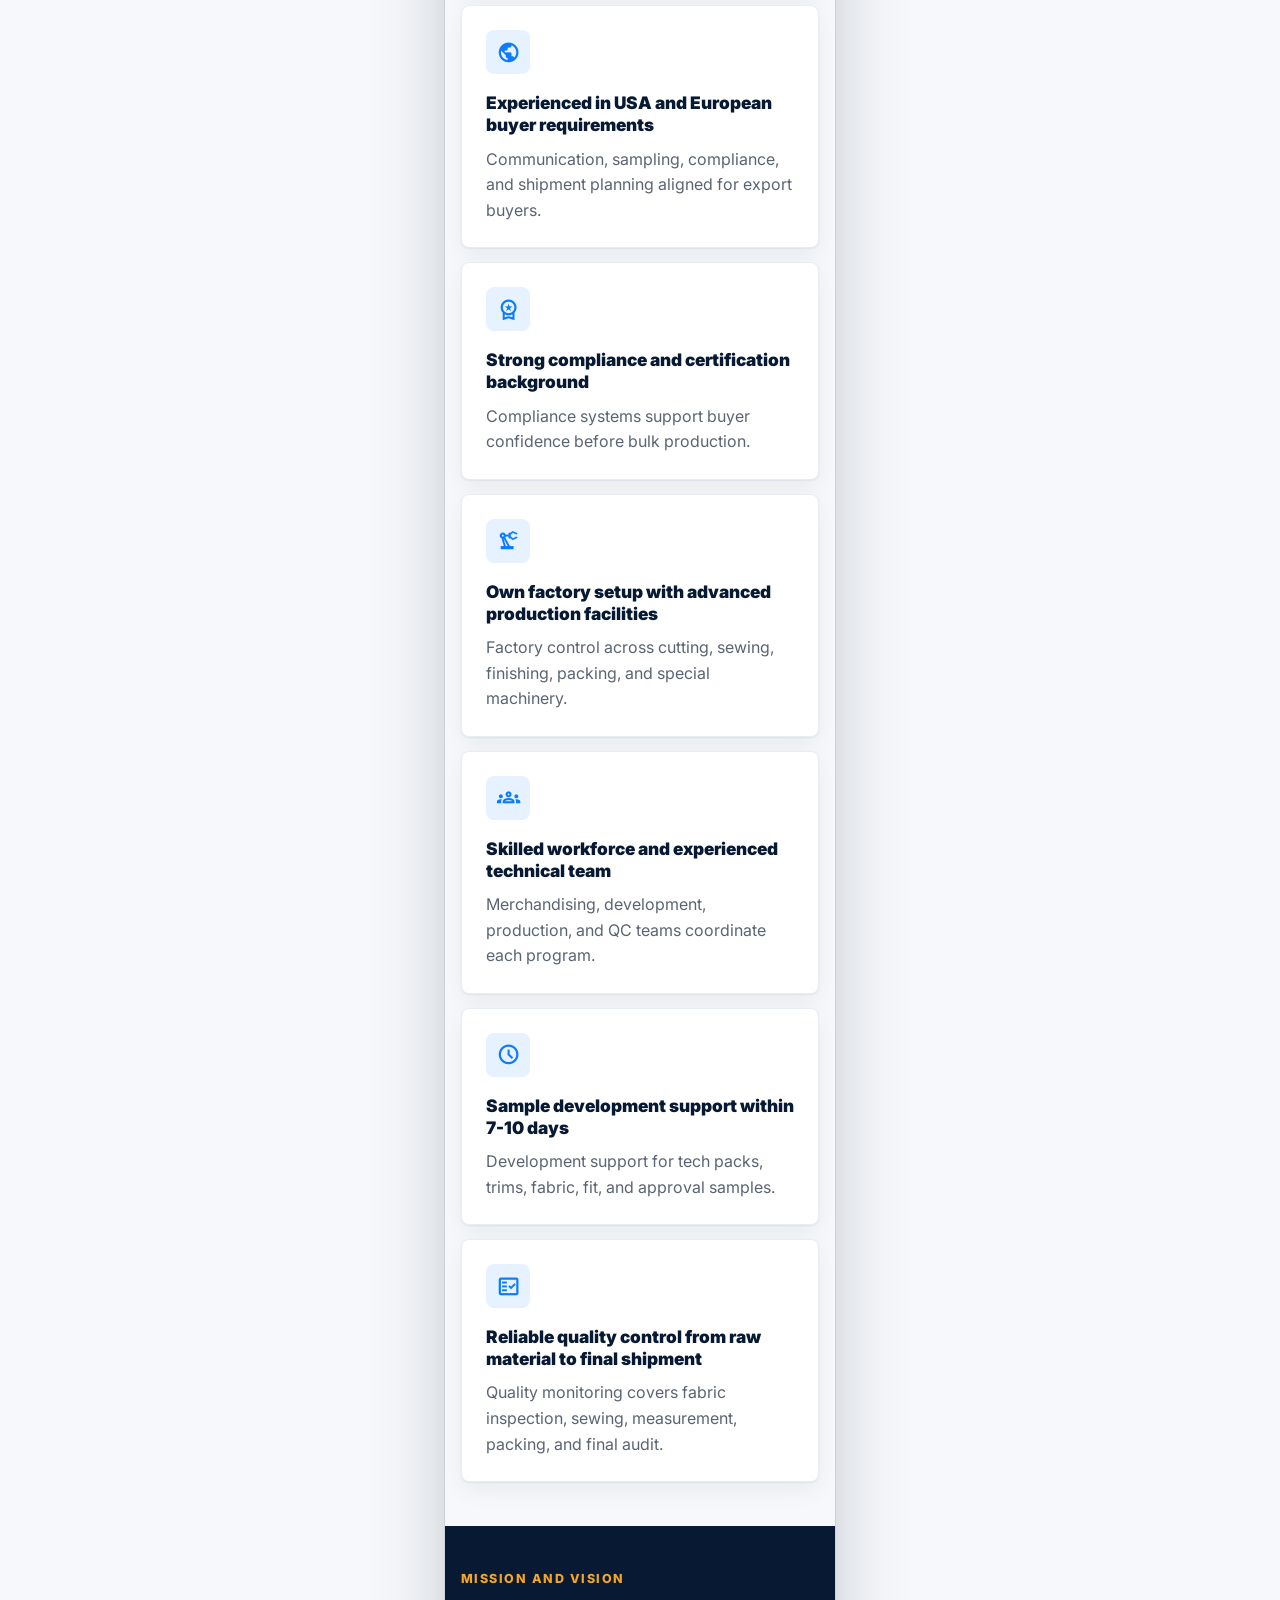
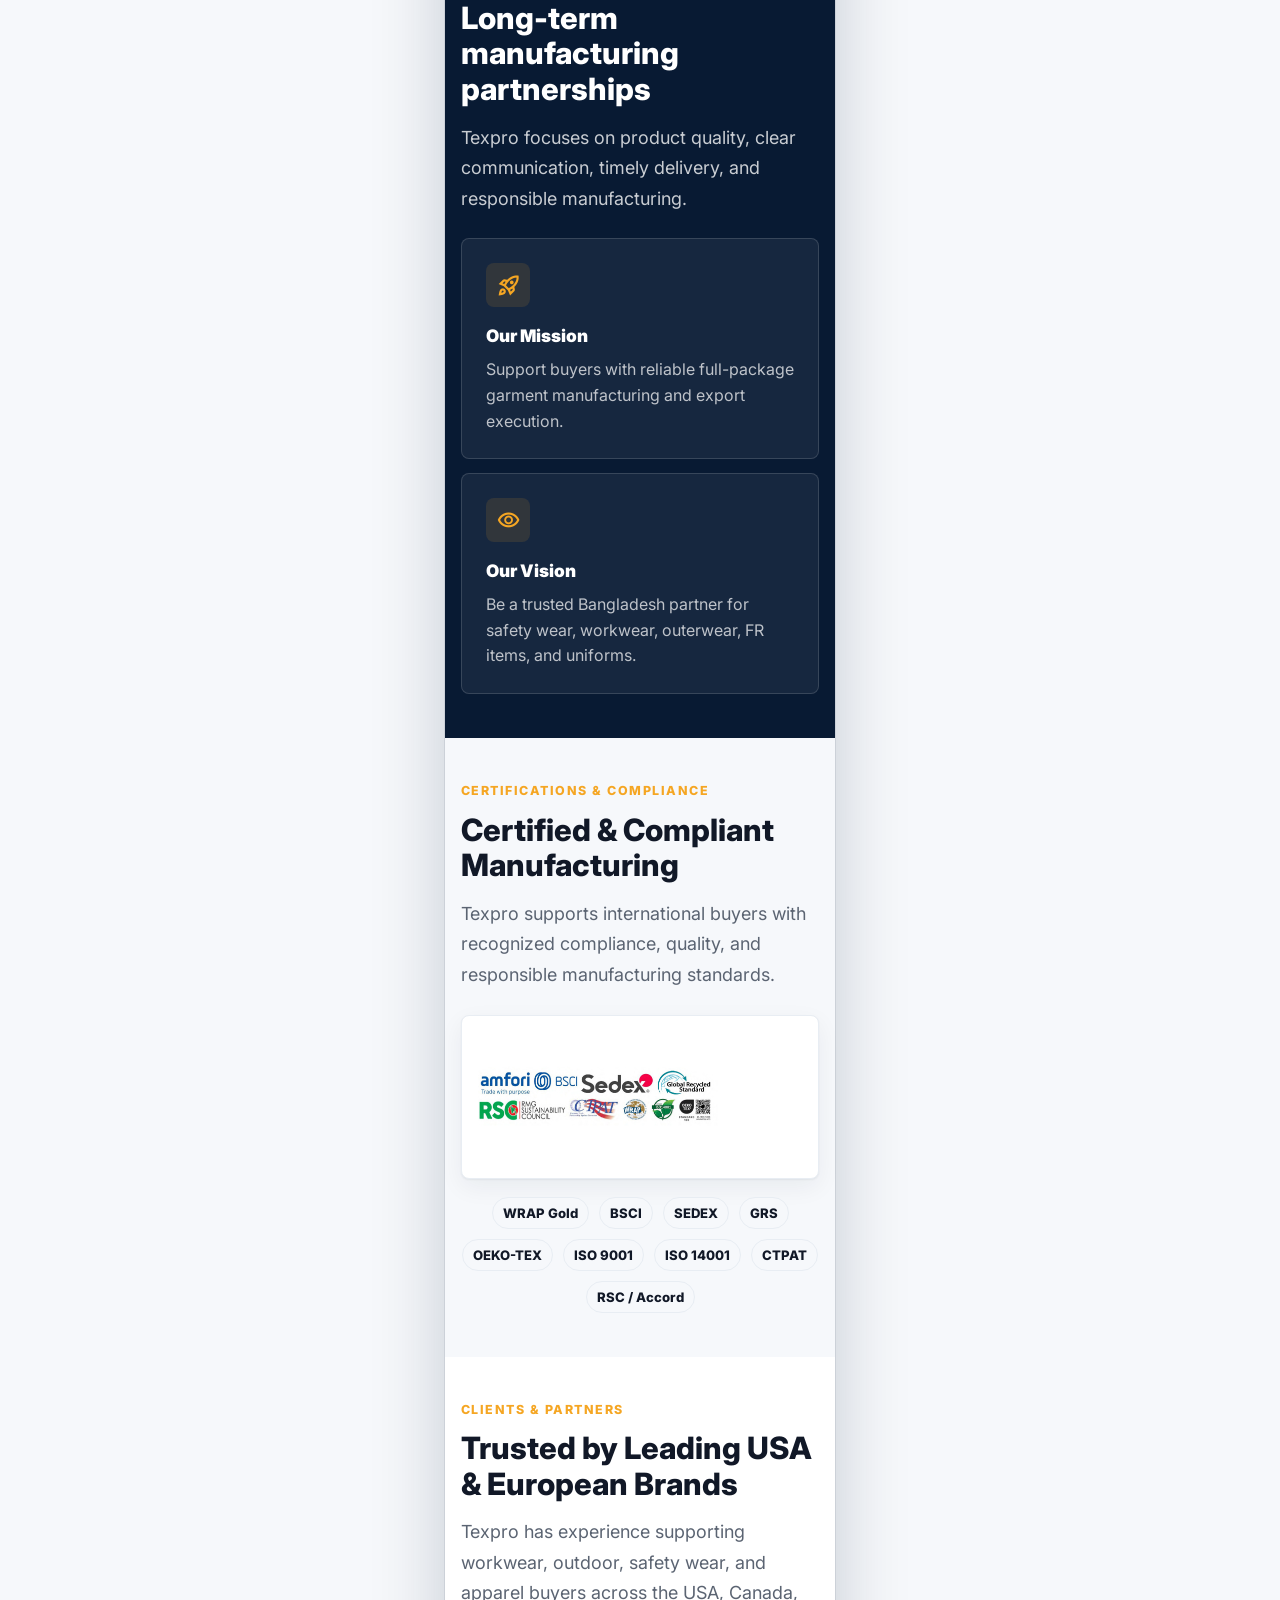
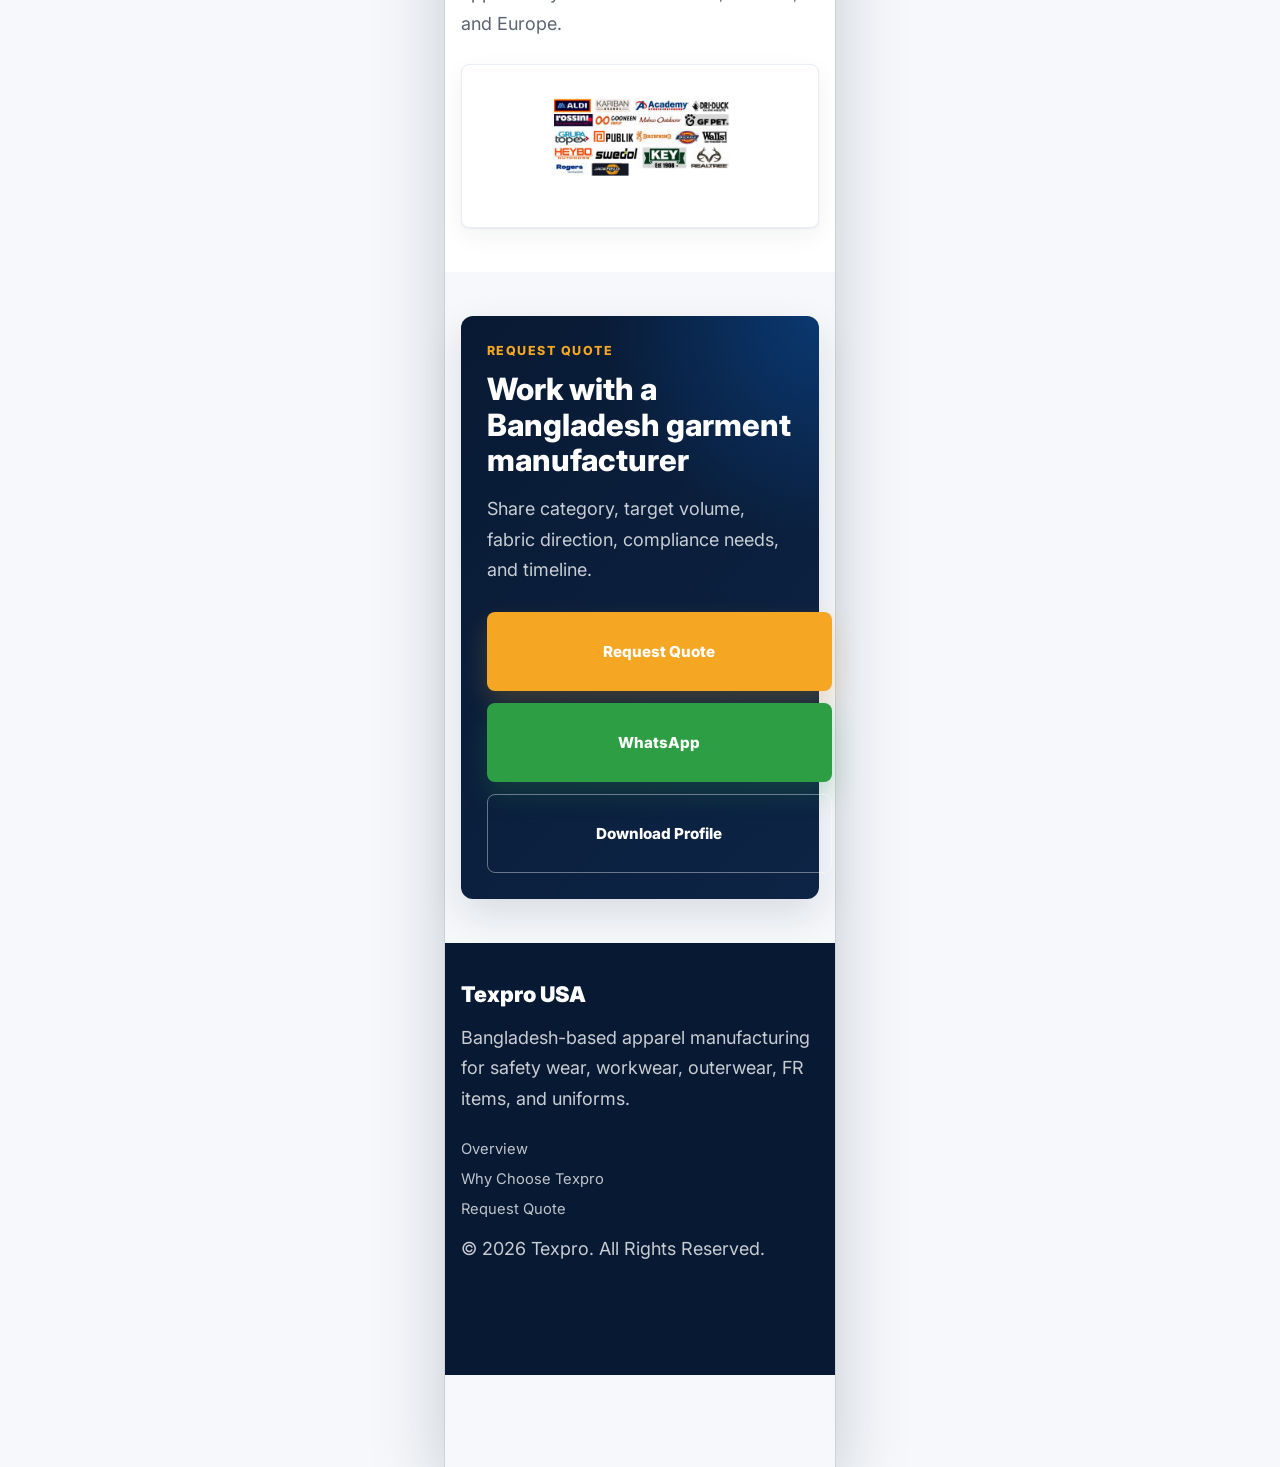
<file: about_texpro_usa_mobile/code.html>
<!DOCTYPE html>
<html lang="en">
<head>
<meta charset="utf-8"/>
<meta content="width=device-width, initial-scale=1.0" name="viewport"/>
<title>About Texpro | Workwear, Safety Wear &amp; Outerwear Manufacturer Bangladesh</title>
<meta name="description" content="Texpro is a Bangladesh apparel manufacturer specializing in Outerwear, Workwear, High-Visibility Safety Wear, Flame-Retardant, Uniforms and full-package production for USA and European buyers."/>
<link href="https://fonts.googleapis.com/css2?family=Inter:wght@400;600;700;800;900&amp;display=swap" rel="stylesheet"/>
<link href="https://fonts.googleapis.com/css2?family=Material+Symbols+Outlined:wght,FILL@100..700,0..1&amp;display=swap" rel="stylesheet"/>
<link href="../assets/css/texpro-design-system.css" rel="stylesheet"/>
</head>
<body class="tx-page tx-mobile-page">
<header class="tx-mobile-header"><a class="tx-mobile-header__brand" href="../texpro_usa_home_mobile/code.html" aria-label="Texpro USA home"><img class="tx-brand-logo" src="../assets/images/New%20Texpro%20Logo.png" alt="Texpro"/></a><a class="tx-mobile-header__button" href="#overview" aria-label="About menu"><span class="material-symbols-outlined">menu</span></a></header>
<main>
<section class="tx-mobile-hero" id="top"><div class="tx-mobile-hero__media" style="background-image: url('../assets/images/texpro-old/products/jackets-coats/2.jpg')"></div><div class="tx-mobile-hero__overlay"></div><div class="tx-mobile-hero__content"><p class="tx-eyebrow">About Texpro</p><h1 class="tx-heading-lg">Texpro is a Bangladeshi manufacturer of High-Visibility Safety Wear, Workwear, Waterproof Outerwear, Uniforms and insulated jackets for USA and European brands.</h1><p class="tx-copy">High-Visibility Safety Wear, Flame-Retardant (FR), Rainwear, Workwear, Outerwear &amp; Uniform Manufacturer.</p><div class="tx-mobile-actions"><a class="tx-btn tx-btn--primary tx-btn--full" href="../contact_request_quote_mobile/code.html">Request Quote</a><a class="tx-btn tx-btn--ghost tx-btn--full" href="#why-choose">Why Choose Texpro</a><a class="tx-btn tx-btn--ghost tx-btn--full" href="../contact_request_quote_mobile/code.html">Download Profile</a></div><div class="tx-mobile-badges"><span class="tx-trust-badge"><span class="material-symbols-outlined">verified</span>Compliance focused</span><span class="tx-trust-badge"><span class="material-symbols-outlined">factory</span>Own factory setup</span><span class="tx-trust-badge"><span class="material-symbols-outlined">public</span>USA and European buyers</span></div></div></section>

<section class="tx-mobile-section tx-mobile-section--white" id="overview"><div class="tx-section-header"><p class="tx-eyebrow">Company overview</p><h2 class="tx-heading-md">Outerwear, workwear, safety wear, and uniforms from Bangladesh</h2><p class="tx-copy">Texpro is a Bangladesh-based apparel manufacturer specializing in Outerwear, Workwear, High-Visibility Safety Wear and Uniforms. We support USA and European buyers with OEM and private-label manufacturing, full-package production, strong compliance, reliable quality control and timely delivery.</p><p class="tx-copy">Our experienced merchandising, technical and quality control teams work closely with buyers from development to final shipment. We focus on product quality, clear communication, on-time delivery and long-term business partnerships.</p></div><div class="tx-mobile-stack-grid"><article class="tx-mobile-stat-card"><div class="tx-mobile-stat-card__value">25+</div><div class="tx-mobile-stat-card__label">Years Experience</div></article><article class="tx-mobile-stat-card"><div class="tx-mobile-stat-card__value">4,400+</div><div class="tx-mobile-stat-card__label">Skilled Workforce</div></article><article class="tx-mobile-stat-card"><div class="tx-mobile-stat-card__value">400K-450K</div><div class="tx-mobile-stat-card__label">Monthly Capacity in pcs</div></article></div></section>

<section class="tx-mobile-section tx-mobile-section--soft" id="why-choose"><div class="tx-section-header"><p class="tx-eyebrow">Why Choose Texpro?</p><h2 class="tx-heading-md">Built around buyer requirements</h2></div><div class="tx-mobile-stack-grid"><article class="tx-icon-card"><span class="tx-icon-card__icon"><span class="material-symbols-outlined">checkroom</span></span><h3 class="tx-icon-card__title">Specialized in Workwear, Outerwear and Safety Wear</h3><p class="tx-icon-card__copy">Focused product experience for protective apparel and uniform programs.</p></article><article class="tx-icon-card"><span class="tx-icon-card__icon"><span class="material-symbols-outlined">local_fire_department</span></span><h3 class="tx-icon-card__title">Flame-Retardant (FR Item)</h3><p class="tx-icon-card__copy">FR item development support based on buyer specification and approved fabric source.</p></article><article class="tx-icon-card"><span class="tx-icon-card__icon"><span class="material-symbols-outlined">public</span></span><h3 class="tx-icon-card__title">Experienced in USA and European buyer requirements</h3><p class="tx-icon-card__copy">Communication, sampling, compliance, and shipment planning aligned for export buyers.</p></article><article class="tx-icon-card"><span class="tx-icon-card__icon"><span class="material-symbols-outlined">workspace_premium</span></span><h3 class="tx-icon-card__title">Strong compliance and certification background</h3><p class="tx-icon-card__copy">Compliance systems support buyer confidence before bulk production.</p></article><article class="tx-icon-card"><span class="tx-icon-card__icon"><span class="material-symbols-outlined">precision_manufacturing</span></span><h3 class="tx-icon-card__title">Own factory setup with advanced production facilities</h3><p class="tx-icon-card__copy">Factory control across cutting, sewing, finishing, packing, and special machinery.</p></article><article class="tx-icon-card"><span class="tx-icon-card__icon"><span class="material-symbols-outlined">groups</span></span><h3 class="tx-icon-card__title">Skilled workforce and experienced technical team</h3><p class="tx-icon-card__copy">Merchandising, development, production, and QC teams coordinate each program.</p></article><article class="tx-icon-card"><span class="tx-icon-card__icon"><span class="material-symbols-outlined">schedule</span></span><h3 class="tx-icon-card__title">Sample development support within 7-10 days</h3><p class="tx-icon-card__copy">Development support for tech packs, trims, fabric, fit, and approval samples.</p></article><article class="tx-icon-card"><span class="tx-icon-card__icon"><span class="material-symbols-outlined">fact_check</span></span><h3 class="tx-icon-card__title">Reliable quality control from raw material to final shipment</h3><p class="tx-icon-card__copy">Quality monitoring covers fabric inspection, sewing, measurement, packing, and final audit.</p></article></div></section>

<section class="tx-mobile-section tx-mobile-section--navy" id="mission"><div class="tx-section-header"><p class="tx-eyebrow">Mission and vision</p><h2 class="tx-heading-md">Long-term manufacturing partnerships</h2><p class="tx-copy">Texpro focuses on product quality, clear communication, timely delivery, and responsible manufacturing.</p></div><div class="tx-mobile-stack-grid"><article class="tx-icon-card tx-icon-card--dark"><span class="tx-icon-card__icon"><span class="material-symbols-outlined">rocket_launch</span></span><h3 class="tx-icon-card__title">Our Mission</h3><p class="tx-icon-card__copy">Support buyers with reliable full-package garment manufacturing and export execution.</p></article><article class="tx-icon-card tx-icon-card--dark"><span class="tx-icon-card__icon"><span class="material-symbols-outlined">visibility</span></span><h3 class="tx-icon-card__title">Our Vision</h3><p class="tx-icon-card__copy">Be a trusted Bangladesh partner for safety wear, workwear, outerwear, FR items, and uniforms.</p></article></div></section>

<section class="tx-mobile-section tx-mobile-section--soft" id="certifications"><div class="tx-section-header"><p class="tx-eyebrow">Certifications &amp; Compliance</p><h2 class="tx-heading-md">Certified &amp; Compliant Manufacturing</h2><p class="tx-copy">Texpro supports international buyers with recognized compliance, quality, and responsible manufacturing standards.</p></div><div class="tx-logo-proof"><div class="tx-logo-proof__card"><img class="tx-logo-proof__image" alt="Texpro certifications and compliance logos" loading="lazy" src="../assets/images/texpro/logos/certifications-compliance.jpg"/></div></div><ul class="tx-cert-pills tx-cert-pills--center" aria-label="Texpro certification list"><li class="tx-cert-pill">WRAP Gold</li><li class="tx-cert-pill">BSCI</li><li class="tx-cert-pill">SEDEX</li><li class="tx-cert-pill">GRS</li><li class="tx-cert-pill">OEKO-TEX</li><li class="tx-cert-pill">ISO 9001</li><li class="tx-cert-pill">ISO 14001</li><li class="tx-cert-pill">CTPAT</li><li class="tx-cert-pill">RSC / Accord</li></ul></section>

<section class="tx-mobile-section tx-mobile-section--white" id="clients"><div class="tx-section-header"><p class="tx-eyebrow">Clients &amp; Partners</p><h2 class="tx-heading-md">Trusted by Leading USA &amp; European Brands</h2><p class="tx-copy">Texpro has experience supporting workwear, outdoor, safety wear, and apparel buyers across the USA, Canada, and Europe.</p></div><div class="tx-logo-proof"><div class="tx-logo-proof__card"><img class="tx-logo-proof__image" alt="Texpro clients and partners logos" loading="lazy" src="../assets/images/texpro/logos/clients-partners.jpg"/></div></div></section>

<section class="tx-mobile-section tx-mobile-section--soft" id="request-quote"><div class="tx-mobile-cta-panel"><p class="tx-eyebrow">Request Quote</p><h2 class="tx-heading-md">Work with a Bangladesh garment manufacturer</h2><p class="tx-copy">Share category, target volume, fabric direction, compliance needs, and timeline.</p><div class="tx-mobile-actions"><a class="tx-btn tx-btn--primary tx-btn--full" href="../contact_request_quote_mobile/code.html">Request Quote</a><a class="tx-btn tx-btn--whatsapp tx-btn--full" href="../contact_request_quote_mobile/code.html">WhatsApp</a><a class="tx-btn tx-btn--ghost tx-btn--full" href="../contact_request_quote_mobile/code.html">Download Profile</a></div></div></section>
</main>
<footer class="tx-mobile-footer"><p class="tx-footer__brand">Texpro USA</p><p class="tx-copy">Bangladesh-based apparel manufacturing for safety wear, workwear, outerwear, FR items, and uniforms.</p><ul class="tx-mobile-footer__links"><li><a class="tx-footer__link" href="#overview">Overview</a></li><li><a class="tx-footer__link" href="#why-choose">Why Choose Texpro</a></li><li><a class="tx-footer__link" href="../contact_request_quote_mobile/code.html">Request Quote</a></li></ul><p class="tx-copy">&copy; 2026 Texpro. All Rights Reserved.</p></footer>
<div class="tx-mobile-bottom-cta"><a class="tx-btn tx-btn--primary tx-btn--full" href="../contact_request_quote_mobile/code.html">Request Quote</a><a class="tx-btn tx-btn--whatsapp tx-btn--full" href="../contact_request_quote_mobile/code.html">WhatsApp</a></div>
</body>
</html>
</file>
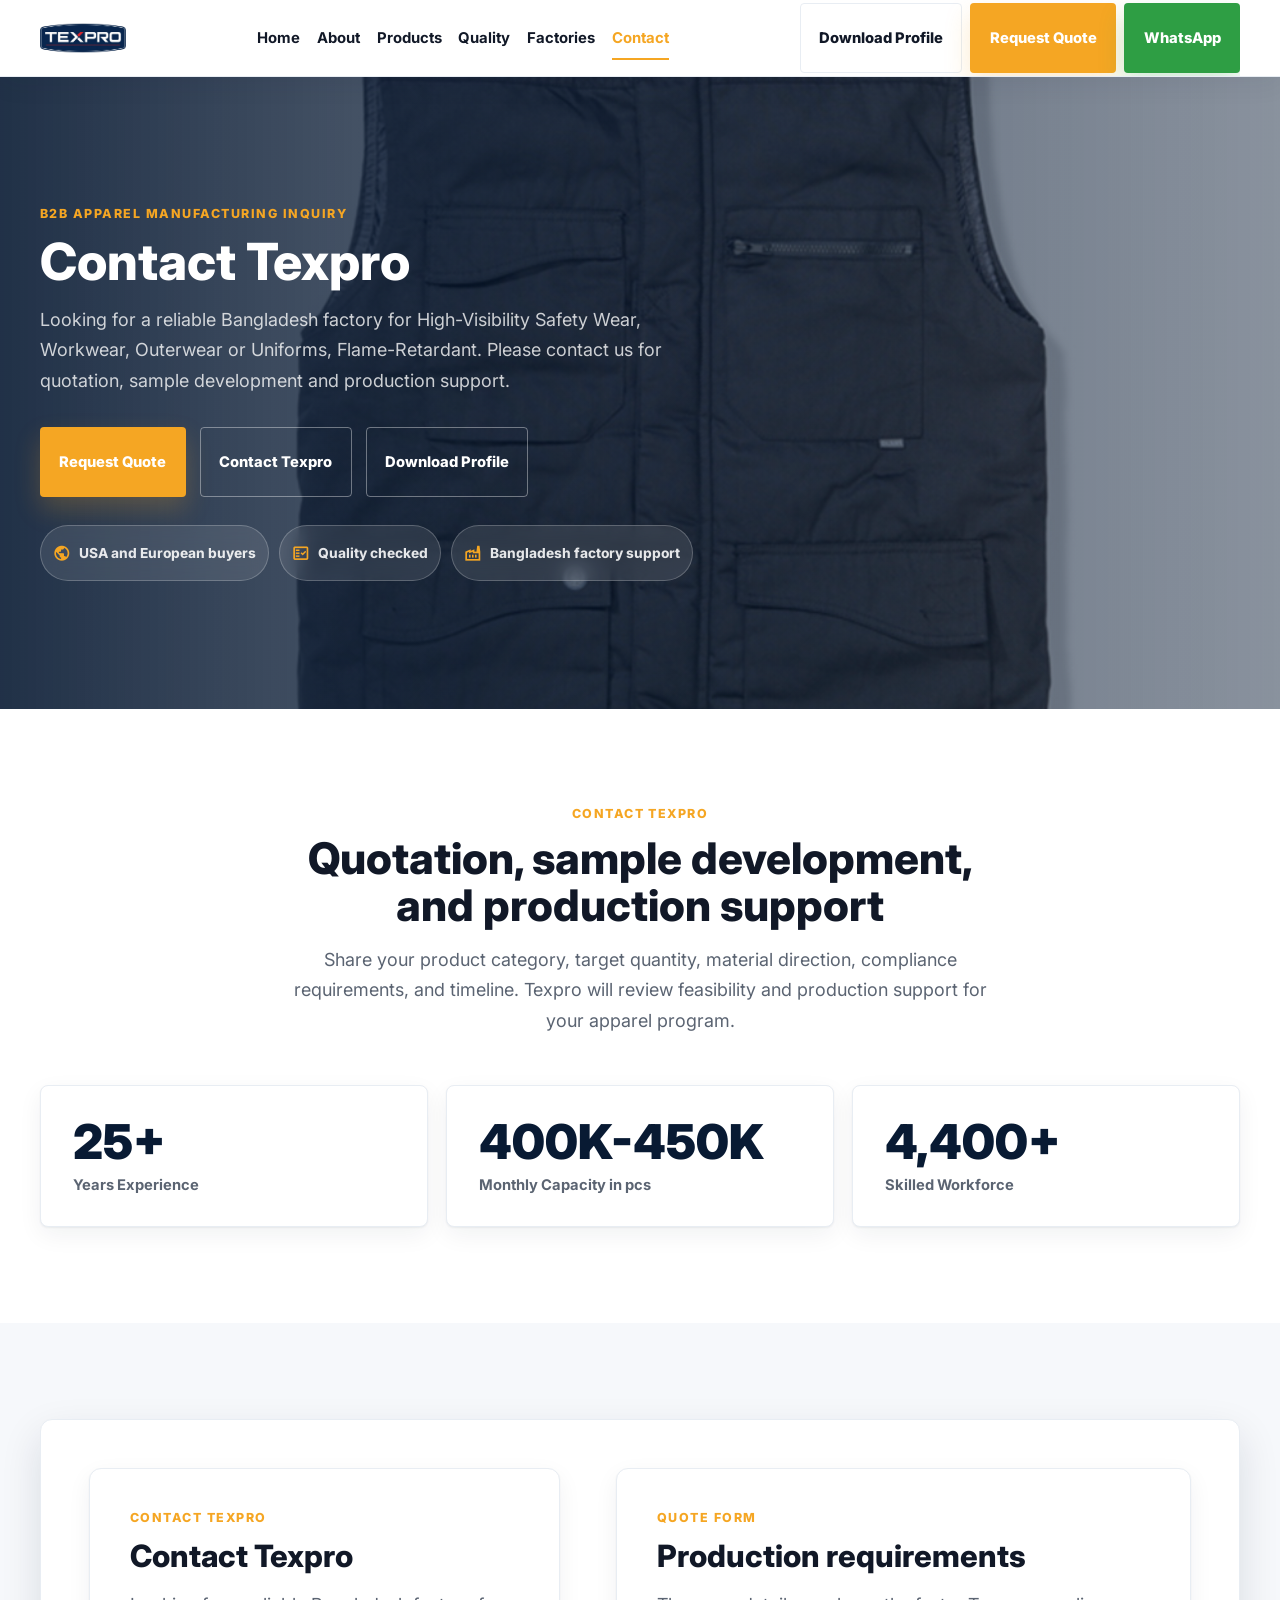
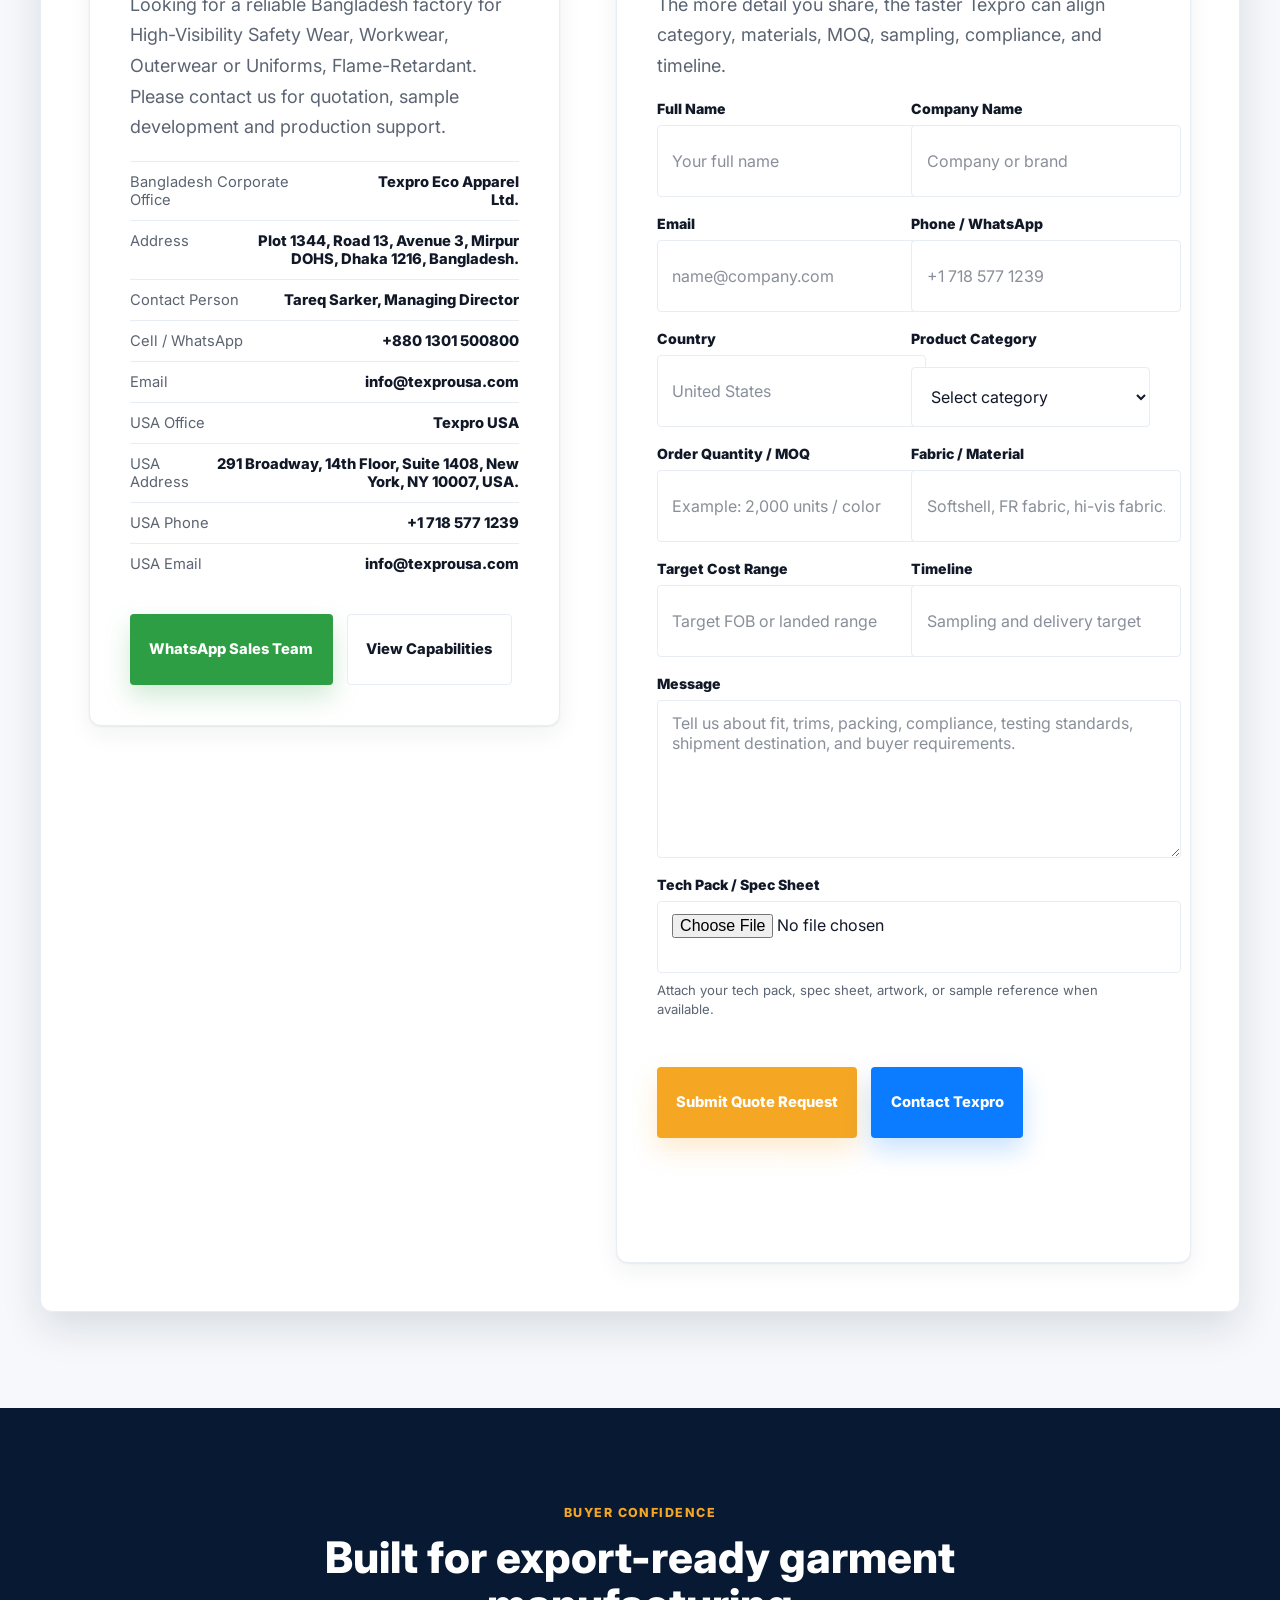
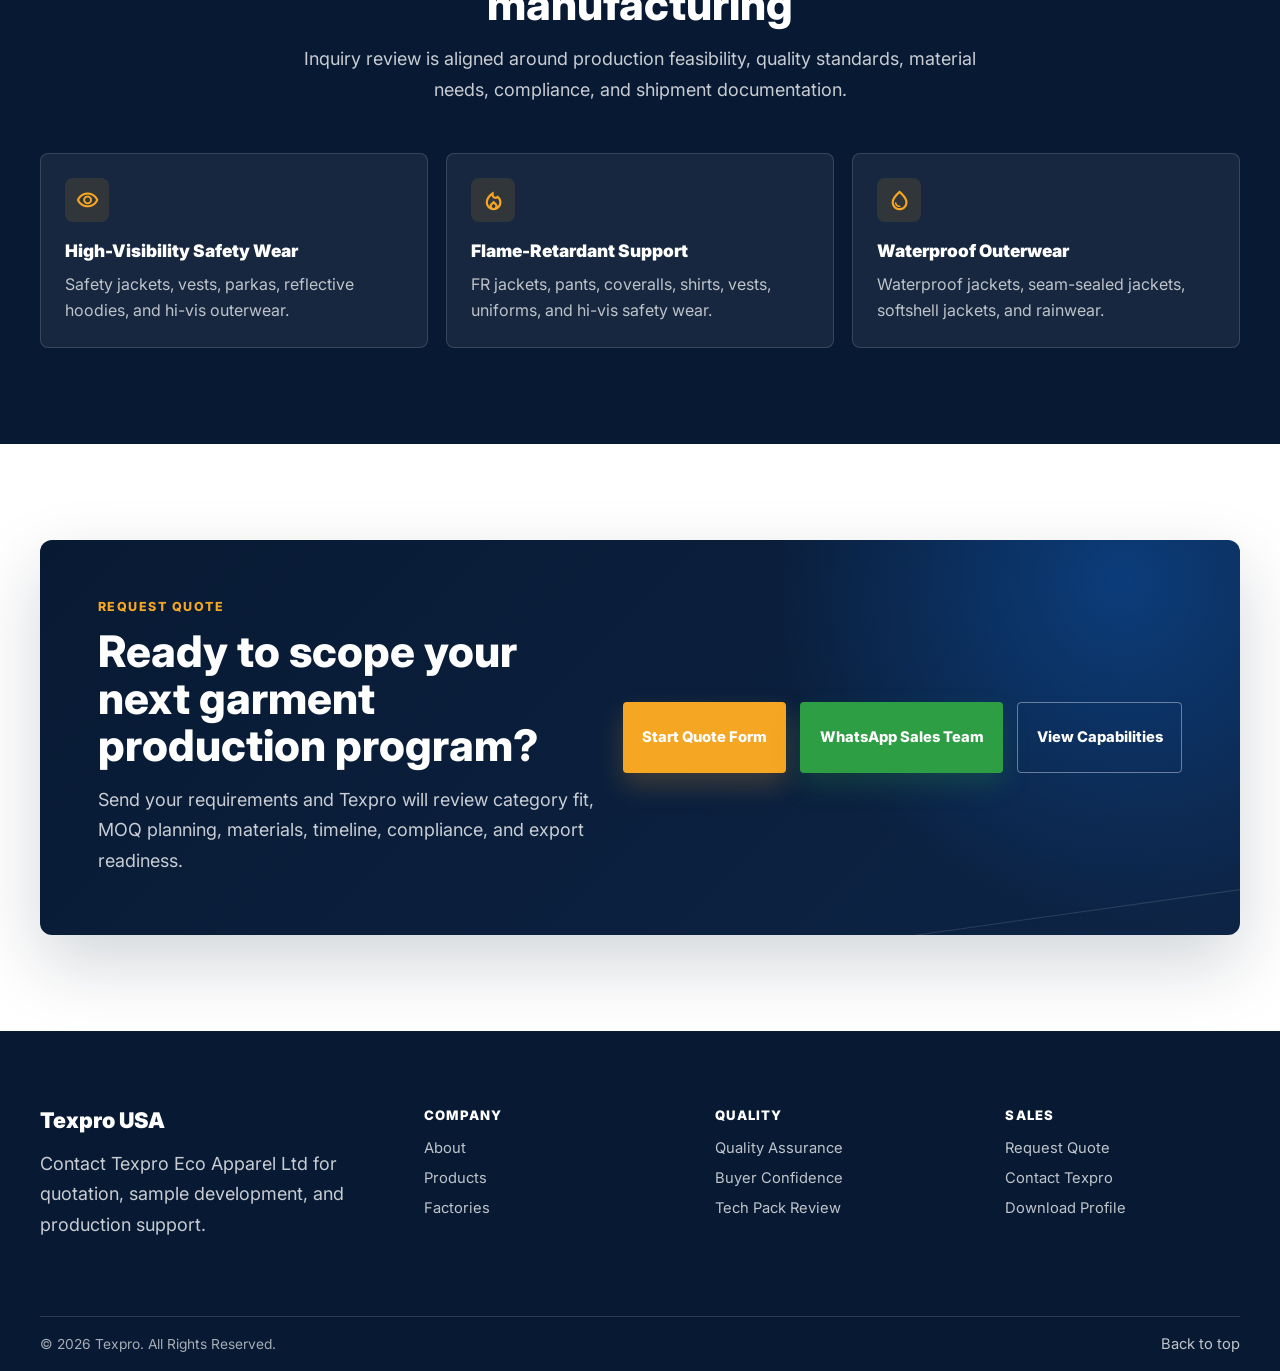
<file: contact_request_quote_desktop/code.html>
<!DOCTYPE html>
<html lang="en">
<head>
<meta charset="utf-8"/>
<meta content="width=device-width, initial-scale=1.0" name="viewport"/>
<title>Contact Texpro | Workwear, Safety Wear, Flame-Retardant &amp; Outerwear Manufacturer Bangladesh</title>
<meta name="description" content="Contact Texpro Eco Apparel Ltd, a Bangladesh manufacturer of High-Visibility Safety Wear, Workwear, Waterproof Outerwear, Flame-Retardant, Uniforms and Industrial Garments for USA and European buyers."/>
<link href="https://fonts.googleapis.com/css2?family=Inter:wght@400;600;700;800;900&amp;display=swap" rel="stylesheet"/>
<link href="https://fonts.googleapis.com/css2?family=Material+Symbols+Outlined:wght,FILL@100..700,0..1&amp;display=swap" rel="stylesheet"/>
<link href="../assets/css/texpro-design-system.css" rel="stylesheet"/>
</head>
<body class="tx-page tx-desktop-page">
<header class="tx-navbar"><div class="tx-container--wide tx-navbar__inner"><a class="tx-navbar__brand" href="../texpro_usa_home_desktop/code.html" aria-label="Texpro USA home"><img class="tx-brand-logo" src="../assets/images/New%20Texpro%20Logo.png" alt="Texpro"/></a><nav aria-label="Primary navigation"><ul class="tx-navbar__links"><li><a class="tx-navbar__link" href="../texpro_usa_home_desktop/code.html">Home</a></li><li><a class="tx-navbar__link" href="../about_texpro_usa_desktop/code.html">About</a></li><li><a class="tx-navbar__link" href="../executive_garment_manufacturing/code.html">Products</a></li><li><a class="tx-navbar__link" href="../quality_assurance_excellence_desktop/code.html">Quality</a></li><li><a class="tx-navbar__link" href="../manufacturing_facilities_desktop/code.html">Factories</a></li><li><a class="tx-navbar__link is-active" href="#quote-form">Contact</a></li></ul></nav><div class="tx-navbar__actions"><a class="tx-btn tx-btn--outline" href="#quote-form">Download Profile</a><a class="tx-btn tx-btn--primary" href="#quote-form">Request Quote</a><a class="tx-btn tx-btn--whatsapp" href="#contact-sales">WhatsApp</a></div></div></header>

<main>
<section class="tx-hero tx-hero--compact" id="top"><div class="tx-hero__media tx-hero__media--bg" style="background-image: url('../assets/images/texpro-old/products/vests/1.jpg')"></div><div class="tx-hero__overlay"></div><div class="tx-container--wide"><div class="tx-hero__content"><p class="tx-eyebrow">B2B apparel manufacturing inquiry</p><h1 class="tx-heading-xl">Contact Texpro</h1><p class="tx-copy">Looking for a reliable Bangladesh factory for High-Visibility Safety Wear, Workwear, Outerwear or Uniforms, Flame-Retardant. Please contact us for quotation, sample development and production support.</p><div class="tx-hero__actions"><a class="tx-btn tx-btn--primary" href="#quote-form">Request Quote</a><a class="tx-btn tx-btn--ghost" href="#contact-sales">Contact Texpro</a><a class="tx-btn tx-btn--ghost" href="#quote-form">Download Profile</a></div><div class="tx-badge-row"><span class="tx-trust-badge"><span class="material-symbols-outlined">public</span>USA and European buyers</span><span class="tx-trust-badge"><span class="material-symbols-outlined">fact_check</span>Quality checked</span><span class="tx-trust-badge"><span class="material-symbols-outlined">factory</span>Bangladesh factory support</span></div></div></div></section>

<section class="tx-section tx-section--white" aria-labelledby="intro-title"><div class="tx-container"><div class="tx-section-header tx-section-header--center"><p class="tx-eyebrow">Contact Texpro</p><h2 class="tx-heading-lg" id="intro-title">Quotation, sample development, and production support</h2><p class="tx-copy">Share your product category, target quantity, material direction, compliance requirements, and timeline. Texpro will review feasibility and production support for your apparel program.</p></div><div class="tx-proof-grid"><article class="tx-proof-card"><div class="tx-proof-card__value">25+</div><div class="tx-proof-card__label">Years Experience</div></article><article class="tx-proof-card"><div class="tx-proof-card__value">400K-450K</div><div class="tx-proof-card__label">Monthly Capacity in pcs</div></article><article class="tx-proof-card"><div class="tx-proof-card__value">4,400+</div><div class="tx-proof-card__label">Skilled Workforce</div></article></div></div></section>

<section class="tx-section tx-section--soft" id="quote-form"><div class="tx-container"><div class="tx-lead-panel"><aside class="tx-panel" id="contact-sales"><p class="tx-eyebrow">Contact Texpro</p><h2 class="tx-heading-md">Contact Texpro</h2><p class="tx-copy">Looking for a reliable Bangladesh factory for High-Visibility Safety Wear, Workwear, Outerwear or Uniforms, Flame-Retardant. Please contact us for quotation, sample development and production support.</p><ul class="tx-spec-list"><li class="tx-spec-list__item"><span>Bangladesh Corporate Office</span><span class="tx-spec-list__value">Texpro Eco Apparel Ltd.</span></li><li class="tx-spec-list__item"><span>Address</span><span class="tx-spec-list__value">Plot 1344, Road 13, Avenue 3, Mirpur DOHS, Dhaka 1216, Bangladesh.</span></li><li class="tx-spec-list__item"><span>Contact Person</span><span class="tx-spec-list__value">Tareq Sarker, Managing Director</span></li><li class="tx-spec-list__item"><span>Cell / WhatsApp</span><span class="tx-spec-list__value">+880 1301 500800</span></li><li class="tx-spec-list__item"><span>Email</span><span class="tx-spec-list__value">info@texprousa.com</span></li><li class="tx-spec-list__item"><span>USA Office</span><span class="tx-spec-list__value">Texpro USA</span></li><li class="tx-spec-list__item"><span>USA Address</span><span class="tx-spec-list__value">291 Broadway, 14th Floor, Suite 1408, New York, NY 10007, USA.</span></li><li class="tx-spec-list__item"><span>USA Phone</span><span class="tx-spec-list__value">+1 718 577 1239</span></li><li class="tx-spec-list__item"><span>USA Email</span><span class="tx-spec-list__value">info@texprousa.com</span></li></ul><div class="tx-cta-row"><a class="tx-btn tx-btn--whatsapp" href="#quote-form">WhatsApp Sales Team</a><a class="tx-btn tx-btn--outline" href="../executive_garment_manufacturing/code.html">View Capabilities</a></div></aside>

<form class="tx-panel tx-form" action="#quote-form" method="get"><div><p class="tx-eyebrow">Quote form</p><h2 class="tx-heading-md">Production requirements</h2><p class="tx-copy">The more detail you share, the faster Texpro can align category, materials, MOQ, sampling, compliance, and timeline.</p></div><div class="tx-form__row"><label class="tx-form-field"><span class="tx-form-label">Full Name</span><input class="tx-form-control" name="full-name" autocomplete="name" required type="text" placeholder="Your full name"/></label><label class="tx-form-field"><span class="tx-form-label">Company Name</span><input class="tx-form-control" name="company" autocomplete="organization" required type="text" placeholder="Company or brand"/></label></div><div class="tx-form__row"><label class="tx-form-field"><span class="tx-form-label">Email</span><input class="tx-form-control" name="email" autocomplete="email" required type="email" placeholder="name@company.com"/></label><label class="tx-form-field"><span class="tx-form-label">Phone / WhatsApp</span><input class="tx-form-control" name="phone" autocomplete="tel" type="tel" placeholder="+1 718 577 1239"/></label></div><div class="tx-form__row"><label class="tx-form-field"><span class="tx-form-label">Country</span><input class="tx-form-control" name="country" autocomplete="country-name" type="text" placeholder="United States"/></label><label class="tx-form-field"><span class="tx-form-label">Product Category</span><select class="tx-form-control" name="category"><option value="">Select category</option><option>Jackets &amp; Outerwear</option><option>High-Visibility Safety Wear</option><option>Flame-Retardant (FR) Items</option><option>Workwear Pants &amp; Shorts</option><option>Coveralls</option><option>Overalls</option><option>Vests</option><option>Hunting Wear</option><option>Workwear Sweatshirts &amp; Hoodies</option></select></label></div><div class="tx-form__row"><label class="tx-form-field"><span class="tx-form-label">Order Quantity / MOQ</span><input class="tx-form-control" name="quantity" type="text" placeholder="Example: 2,000 units / color"/></label><label class="tx-form-field"><span class="tx-form-label">Fabric / Material</span><input class="tx-form-control" name="fabric" type="text" placeholder="Softshell, FR fabric, hi-vis fabric..."/></label></div><div class="tx-form__row"><label class="tx-form-field"><span class="tx-form-label">Target Cost Range</span><input class="tx-form-control" name="target-cost-range" type="text" placeholder="Target FOB or landed range"/></label><label class="tx-form-field"><span class="tx-form-label">Timeline</span><input class="tx-form-control" name="timeline" type="text" placeholder="Sampling and delivery target"/></label></div><label class="tx-form-field"><span class="tx-form-label">Message</span><textarea class="tx-form-control" name="message" placeholder="Tell us about fit, trims, packing, compliance, testing standards, shipment destination, and buyer requirements."></textarea></label><label class="tx-form-field"><span class="tx-form-label">Tech Pack / Spec Sheet</span><input class="tx-form-control" name="tech-pack" type="file"/><span class="tx-form-helper">Attach your tech pack, spec sheet, artwork, or sample reference when available.</span></label><div class="tx-cta-row"><button class="tx-btn tx-btn--primary" type="submit">Submit Quote Request</button><a class="tx-btn tx-btn--blue" href="#contact-sales">Contact Texpro</a><a class="tx-btn tx-btn--ghost" href="#top">Back to Top</a></div></form></div></div></section>

<section class="tx-section tx-section--navy" id="trust"><div class="tx-container"><div class="tx-section-header tx-section-header--center"><p class="tx-eyebrow">Buyer confidence</p><h2 class="tx-heading-lg">Built for export-ready garment manufacturing</h2><p class="tx-copy">Inquiry review is aligned around production feasibility, quality standards, material needs, compliance, and shipment documentation.</p></div><div class="tx-icon-grid"><article class="tx-icon-card tx-icon-card--dark"><span class="tx-icon-card__icon"><span class="material-symbols-outlined">visibility</span></span><h3 class="tx-icon-card__title">High-Visibility Safety Wear</h3><p class="tx-icon-card__copy">Safety jackets, vests, parkas, reflective hoodies, and hi-vis outerwear.</p></article><article class="tx-icon-card tx-icon-card--dark"><span class="tx-icon-card__icon"><span class="material-symbols-outlined">local_fire_department</span></span><h3 class="tx-icon-card__title">Flame-Retardant Support</h3><p class="tx-icon-card__copy">FR jackets, pants, coveralls, shirts, vests, uniforms, and hi-vis safety wear.</p></article><article class="tx-icon-card tx-icon-card--dark"><span class="tx-icon-card__icon"><span class="material-symbols-outlined">water_drop</span></span><h3 class="tx-icon-card__title">Waterproof Outerwear</h3><p class="tx-icon-card__copy">Waterproof jackets, seam-sealed jackets, softshell jackets, and rainwear.</p></article></div></div></section>

<section class="tx-section tx-section--white" id="request-quote"><div class="tx-container"><div class="tx-cta-banner"><div class="tx-cta-banner__inner"><div><p class="tx-eyebrow">Request Quote</p><h2 class="tx-heading-lg">Ready to scope your next garment production program?</h2><p class="tx-copy">Send your requirements and Texpro will review category fit, MOQ planning, materials, timeline, compliance, and export readiness.</p></div><div class="tx-cta-row"><a class="tx-btn tx-btn--primary" href="#quote-form">Start Quote Form</a><a class="tx-btn tx-btn--whatsapp" href="#contact-sales">WhatsApp Sales Team</a><a class="tx-btn tx-btn--ghost" href="../executive_garment_manufacturing/code.html">View Capabilities</a></div></div></div></div></section>
</main>
<footer class="tx-footer"><div class="tx-container tx-footer__grid"><div><p class="tx-footer__brand">Texpro USA</p><p class="tx-copy">Contact Texpro Eco Apparel Ltd for quotation, sample development, and production support.</p></div><div><h2 class="tx-footer__heading">Company</h2><ul class="tx-footer__links"><li><a class="tx-footer__link" href="../about_texpro_usa_desktop/code.html">About</a></li><li><a class="tx-footer__link" href="../executive_garment_manufacturing/code.html">Products</a></li><li><a class="tx-footer__link" href="../manufacturing_facilities_desktop/code.html">Factories</a></li></ul></div><div><h2 class="tx-footer__heading">Quality</h2><ul class="tx-footer__links"><li><a class="tx-footer__link" href="../quality_assurance_excellence_desktop/code.html">Quality Assurance</a></li><li><a class="tx-footer__link" href="#trust">Buyer Confidence</a></li><li><a class="tx-footer__link" href="#quote-form">Tech Pack Review</a></li></ul></div><div><h2 class="tx-footer__heading">Sales</h2><ul class="tx-footer__links"><li><a class="tx-footer__link" href="#quote-form">Request Quote</a></li><li><a class="tx-footer__link" href="#contact-sales">Contact Texpro</a></li><li><a class="tx-footer__link" href="#quote-form">Download Profile</a></li></ul></div></div><div class="tx-container tx-footer__bottom"><span>&copy; 2026 Texpro. All Rights Reserved.</span><a class="tx-footer__link" href="#top">Back to top</a></div></footer>
</body>
</html>
</file>
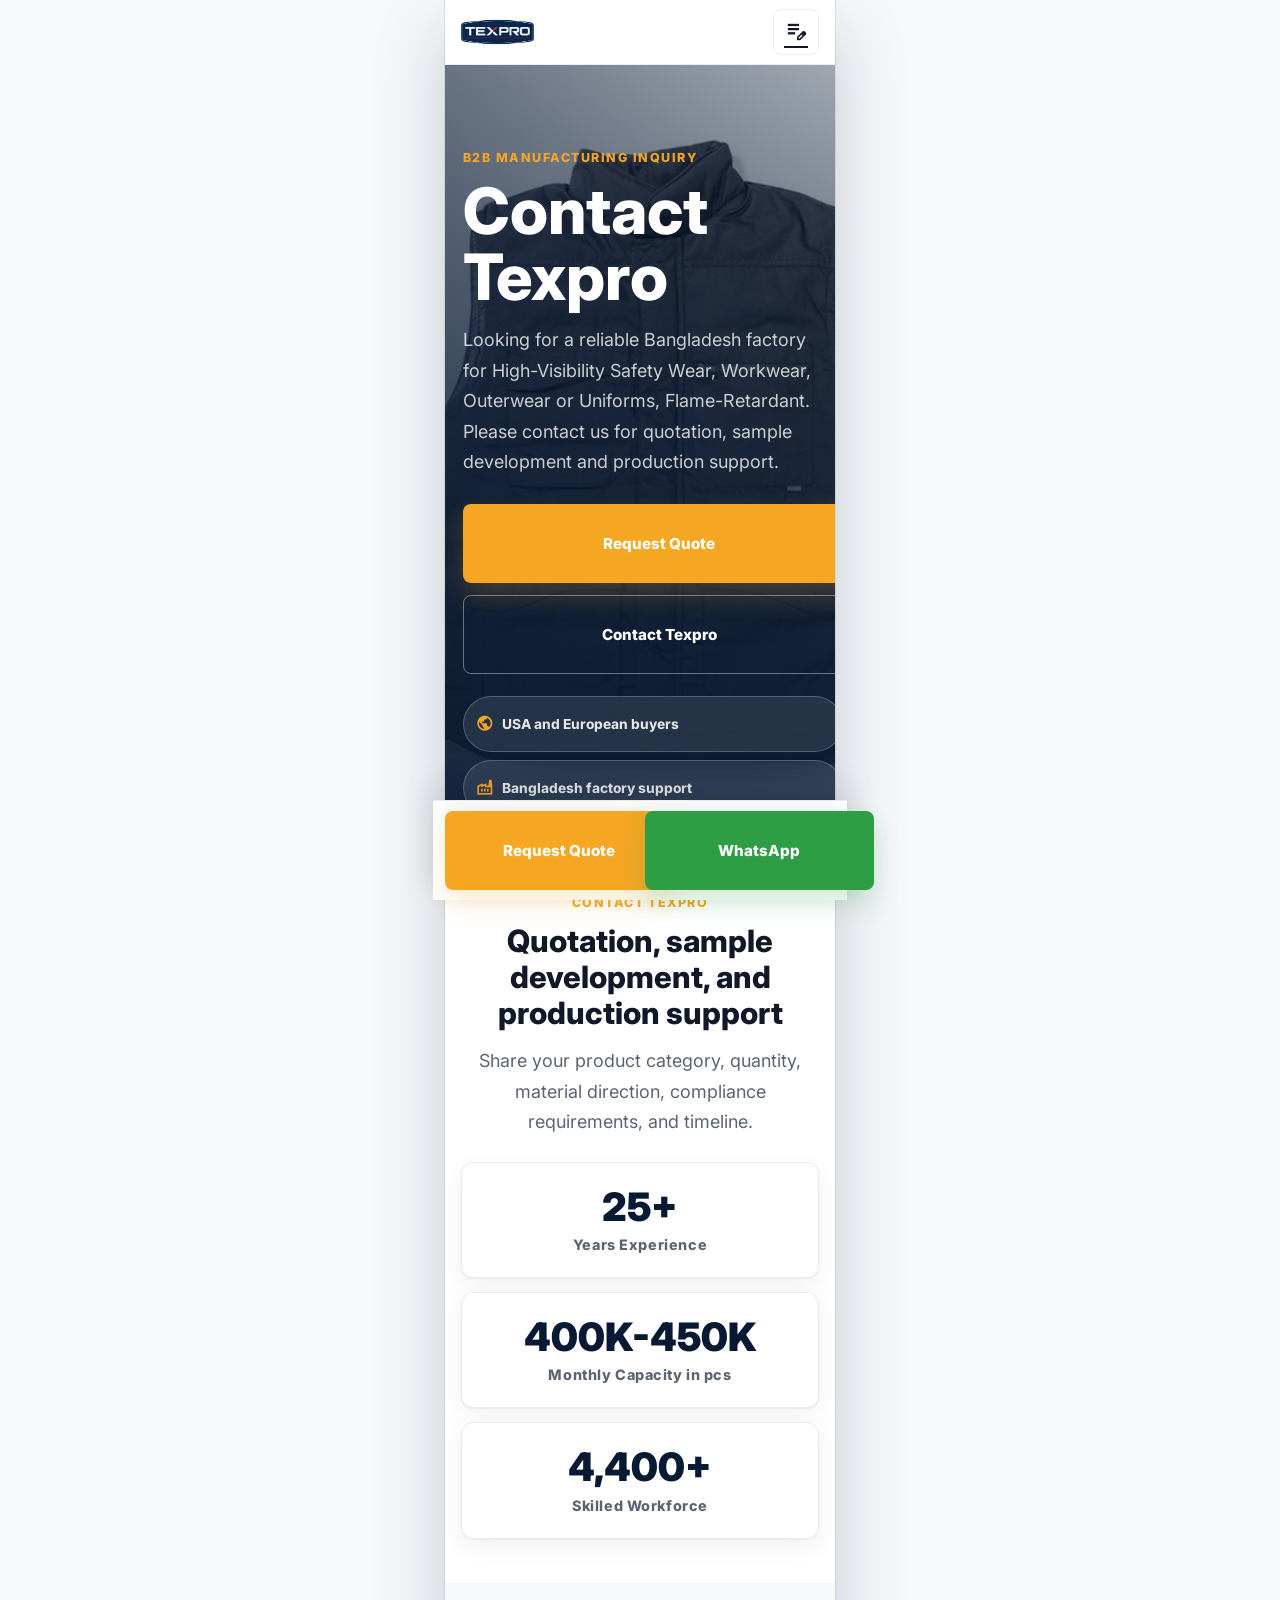
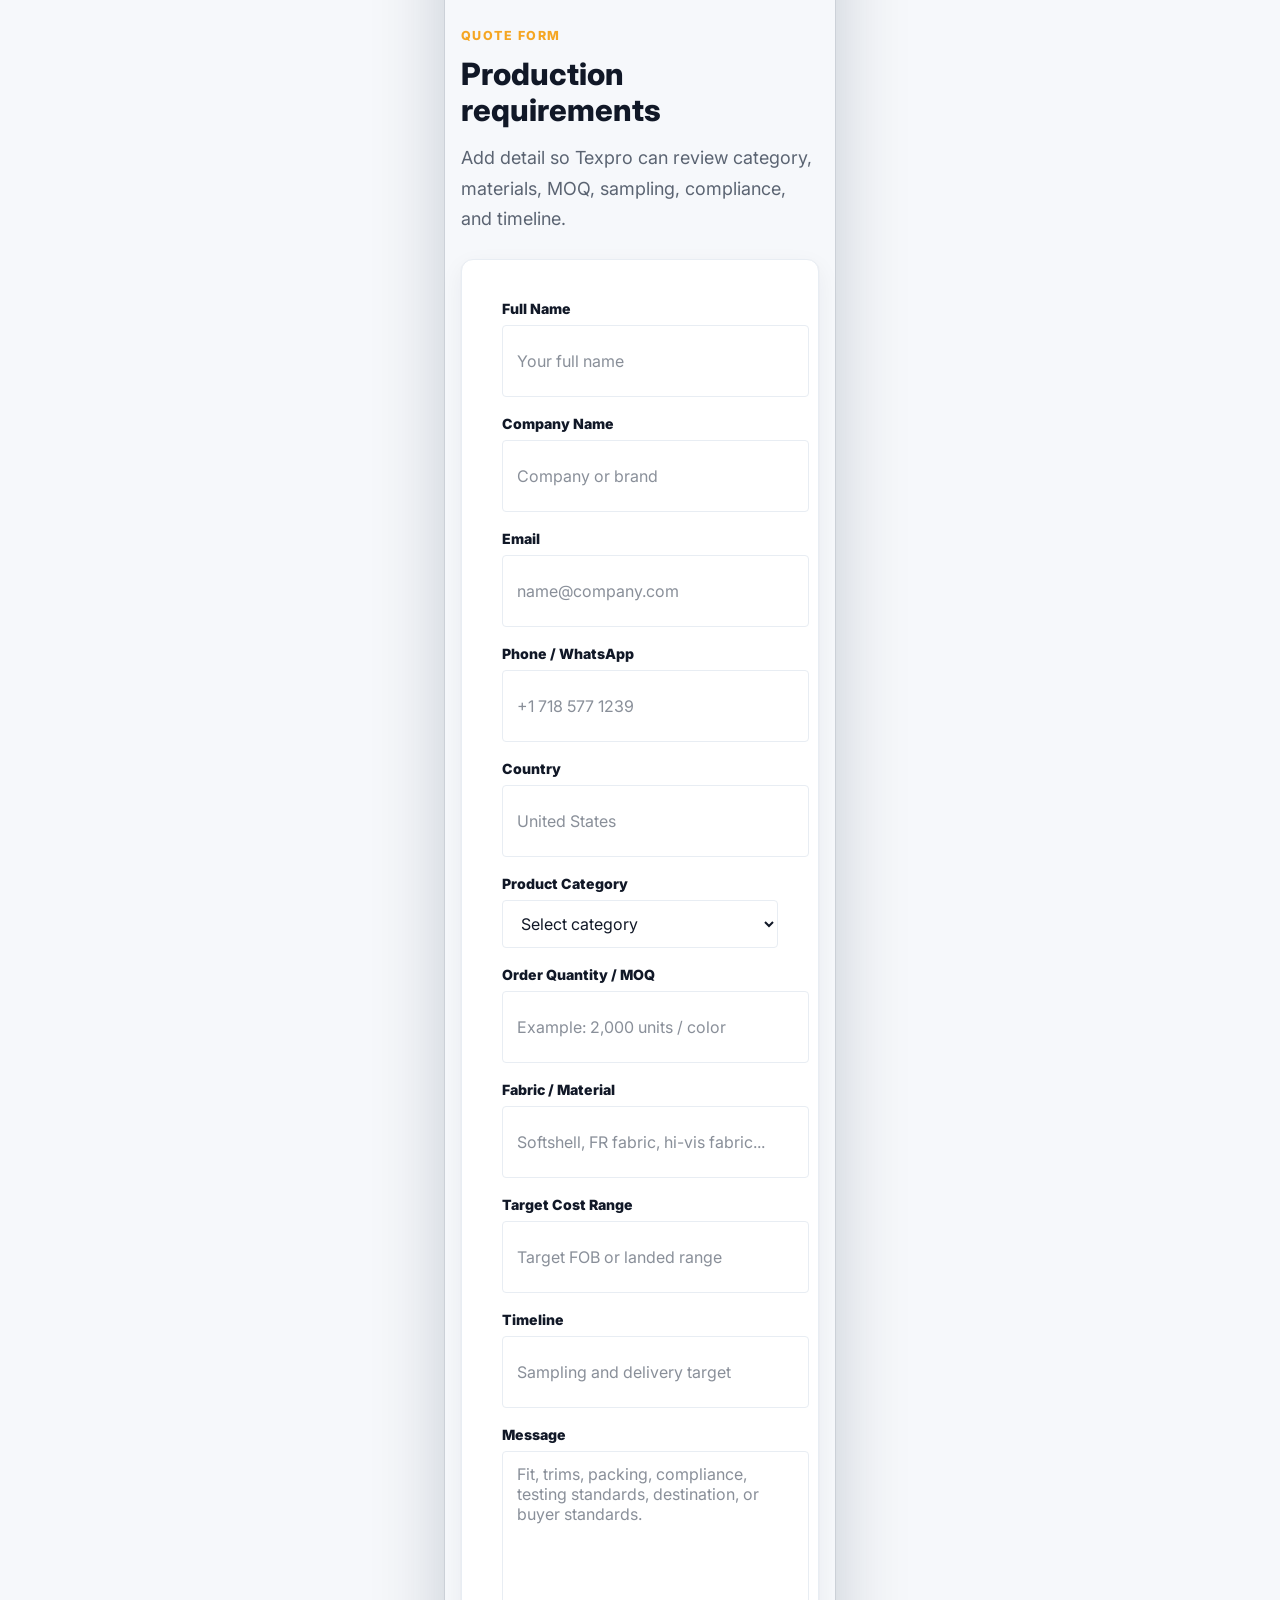
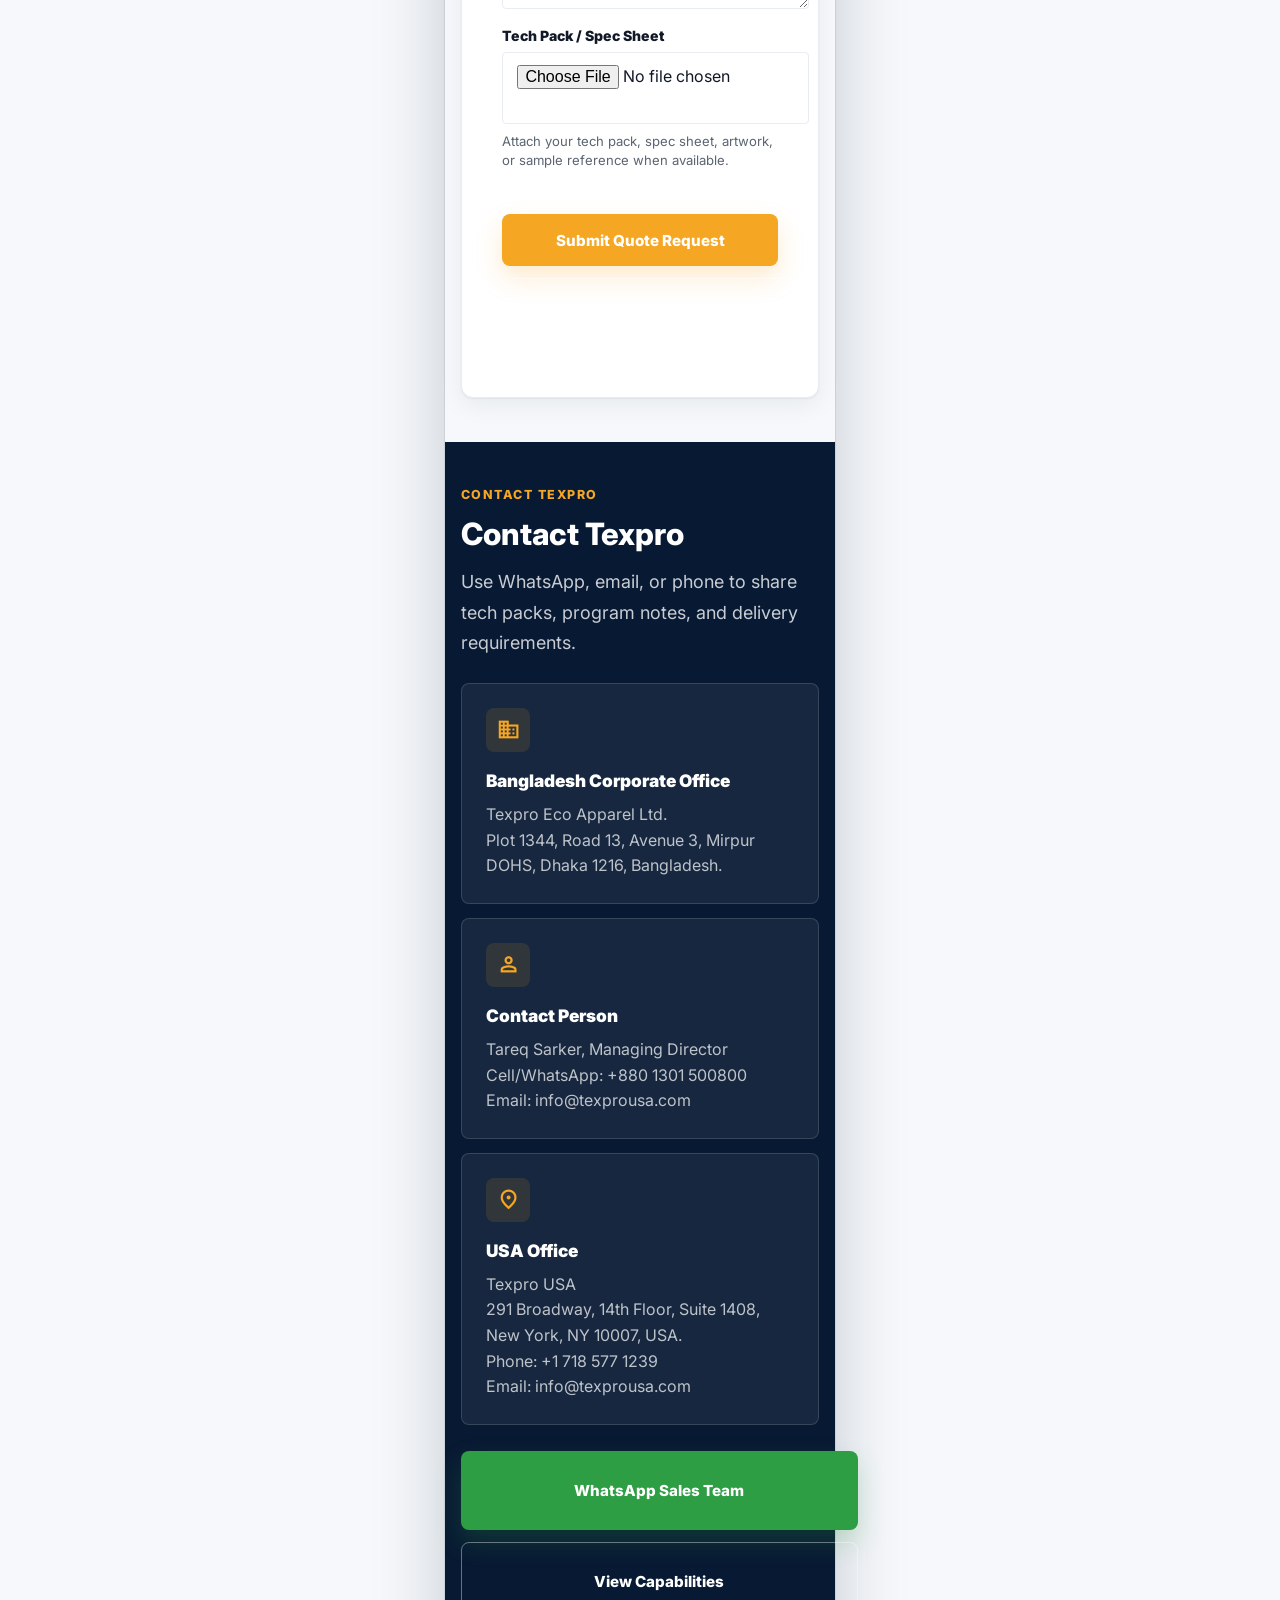
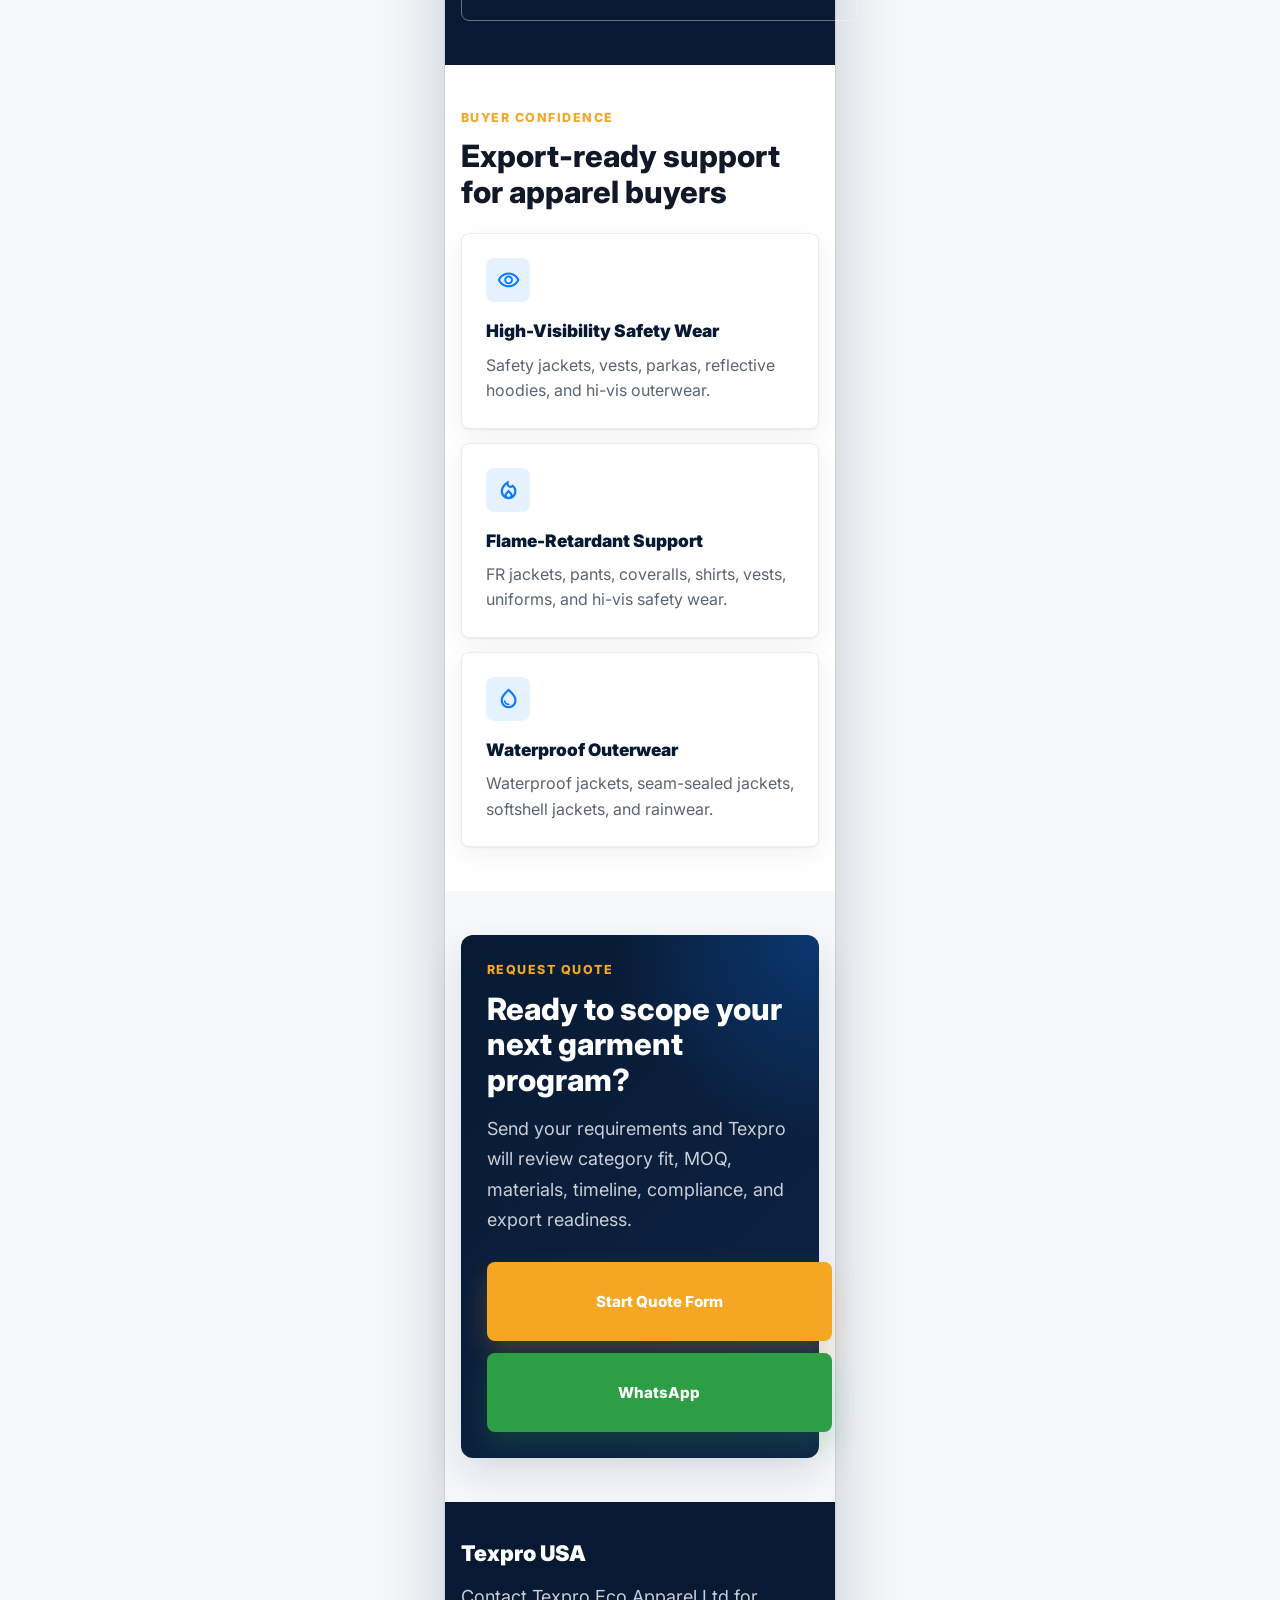
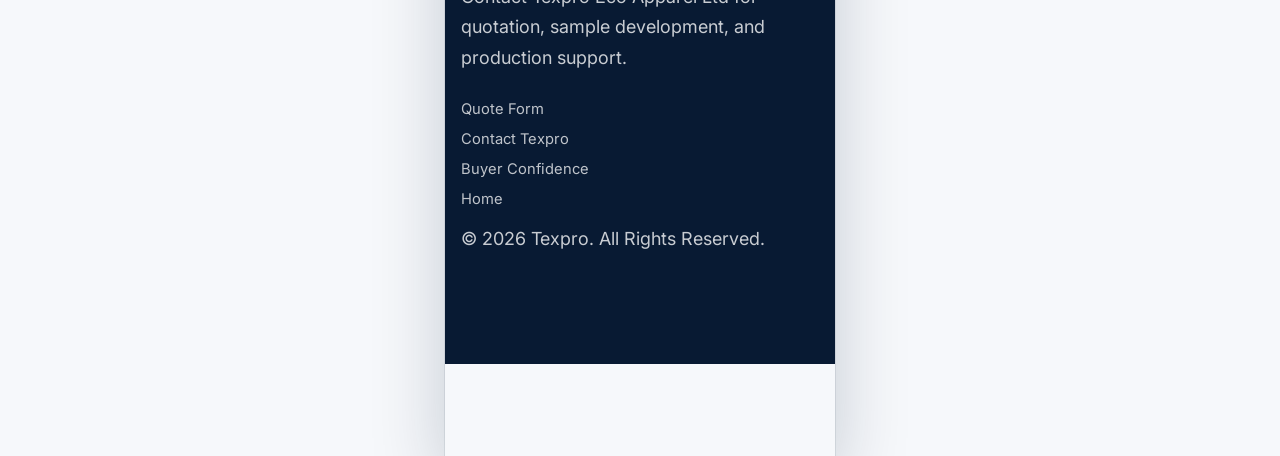
<file: contact_request_quote_mobile/code.html>
<!DOCTYPE html>
<html lang="en">
<head>
<meta charset="utf-8"/>
<meta content="width=device-width, initial-scale=1.0" name="viewport"/>
<title>Contact Texpro | Workwear, Safety Wear, Flame-Retardant &amp; Outerwear Manufacturer Bangladesh</title>
<meta name="description" content="Contact Texpro Eco Apparel Ltd, a Bangladesh manufacturer of High-Visibility Safety Wear, Workwear, Waterproof Outerwear, Flame-Retardant, Uniforms and Industrial Garments for USA and European buyers."/>
<link href="https://fonts.googleapis.com/css2?family=Inter:wght@400;600;700;800;900&amp;display=swap" rel="stylesheet"/>
<link href="https://fonts.googleapis.com/css2?family=Material+Symbols+Outlined:wght,FILL@100..700,0..1&amp;display=swap" rel="stylesheet"/>
<link href="../assets/css/texpro-design-system.css" rel="stylesheet"/>
</head>
<body class="tx-page tx-mobile-page">
<header class="tx-mobile-header"><a class="tx-mobile-header__brand" href="../texpro_usa_home_mobile/code.html" aria-label="Texpro USA home"><img class="tx-brand-logo" src="../assets/images/New%20Texpro%20Logo.png" alt="Texpro"/></a><a aria-label="Quote form" class="tx-mobile-header__button" href="#quote-form"><span aria-hidden="true" class="material-symbols-outlined">edit_note</span></a></header>
<main>
<section class="tx-mobile-hero" id="top"><div class="tx-mobile-hero__media" style="background-image: url('../assets/images/texpro-old/products/vests/1.jpg')"></div><div class="tx-mobile-hero__overlay"></div><div class="tx-mobile-hero__content"><p class="tx-eyebrow">B2B manufacturing inquiry</p><h1 class="tx-heading-xl">Contact Texpro</h1><p class="tx-copy">Looking for a reliable Bangladesh factory for High-Visibility Safety Wear, Workwear, Outerwear or Uniforms, Flame-Retardant. Please contact us for quotation, sample development and production support.</p><div class="tx-mobile-actions"><a class="tx-btn tx-btn--primary tx-btn--full" href="#quote-form">Request Quote</a><a class="tx-btn tx-btn--ghost tx-btn--full" href="#contact-sales">Contact Texpro</a></div><div class="tx-mobile-badges"><span class="tx-trust-badge"><span class="material-symbols-outlined">public</span>USA and European buyers</span><span class="tx-trust-badge"><span class="material-symbols-outlined">factory</span>Bangladesh factory support</span></div></div></section>
<section class="tx-mobile-section tx-mobile-section--white"><div class="tx-section-header tx-section-header--center"><p class="tx-eyebrow">Contact Texpro</p><h2 class="tx-heading-md">Quotation, sample development, and production support</h2><p class="tx-copy">Share your product category, quantity, material direction, compliance requirements, and timeline.</p></div><div class="tx-mobile-stack-grid"><article class="tx-mobile-stat-card"><div class="tx-mobile-stat-card__value">25+</div><div class="tx-mobile-stat-card__label">Years Experience</div></article><article class="tx-mobile-stat-card"><div class="tx-mobile-stat-card__value">400K-450K</div><div class="tx-mobile-stat-card__label">Monthly Capacity in pcs</div></article><article class="tx-mobile-stat-card"><div class="tx-mobile-stat-card__value">4,400+</div><div class="tx-mobile-stat-card__label">Skilled Workforce</div></article></div></section>
<section class="tx-mobile-section tx-mobile-section--soft" id="quote-form"><div class="tx-section-header"><p class="tx-eyebrow">Quote form</p><h2 class="tx-heading-md">Production requirements</h2><p class="tx-copy">Add detail so Texpro can review category, materials, MOQ, sampling, compliance, and timeline.</p></div><form class="tx-panel tx-form" action="#quote-form" method="get"><label class="tx-form-field"><span class="tx-form-label">Full Name</span><input class="tx-form-control" name="full-name" autocomplete="name" required type="text" placeholder="Your full name"/></label><label class="tx-form-field"><span class="tx-form-label">Company Name</span><input class="tx-form-control" name="company" autocomplete="organization" required type="text" placeholder="Company or brand"/></label><label class="tx-form-field"><span class="tx-form-label">Email</span><input class="tx-form-control" name="email" autocomplete="email" required type="email" placeholder="name@company.com"/></label><label class="tx-form-field"><span class="tx-form-label">Phone / WhatsApp</span><input class="tx-form-control" name="phone" autocomplete="tel" type="tel" placeholder="+1 718 577 1239"/></label><label class="tx-form-field"><span class="tx-form-label">Country</span><input class="tx-form-control" name="country" autocomplete="country-name" type="text" placeholder="United States"/></label><label class="tx-form-field"><span class="tx-form-label">Product Category</span><select class="tx-form-control" name="category"><option value="">Select category</option><option>Jackets &amp; Outerwear</option><option>High-Visibility Safety Wear</option><option>Flame-Retardant (FR) Items</option><option>Workwear Pants &amp; Shorts</option><option>Coveralls</option><option>Overalls</option><option>Vests</option><option>Hunting Wear</option><option>Workwear Sweatshirts &amp; Hoodies</option></select></label><label class="tx-form-field"><span class="tx-form-label">Order Quantity / MOQ</span><input class="tx-form-control" name="quantity" type="text" placeholder="Example: 2,000 units / color"/></label><label class="tx-form-field"><span class="tx-form-label">Fabric / Material</span><input class="tx-form-control" name="fabric" type="text" placeholder="Softshell, FR fabric, hi-vis fabric..."/></label><label class="tx-form-field"><span class="tx-form-label">Target Cost Range</span><input class="tx-form-control" name="target-cost-range" type="text" placeholder="Target FOB or landed range"/></label><label class="tx-form-field"><span class="tx-form-label">Timeline</span><input class="tx-form-control" name="timeline" type="text" placeholder="Sampling and delivery target"/></label><label class="tx-form-field"><span class="tx-form-label">Message</span><textarea class="tx-form-control" name="message" placeholder="Fit, trims, packing, compliance, testing standards, destination, or buyer standards."></textarea></label><label class="tx-form-field"><span class="tx-form-label">Tech Pack / Spec Sheet</span><input class="tx-form-control" name="tech-pack" type="file"/><span class="tx-form-helper">Attach your tech pack, spec sheet, artwork, or sample reference when available.</span></label><div class="tx-mobile-actions"><button class="tx-btn tx-btn--primary tx-btn--full" type="submit">Submit Quote Request</button><a class="tx-btn tx-btn--ghost tx-btn--full" href="#contact-sales">Contact Texpro</a></div></form></section>
<section class="tx-mobile-section tx-mobile-section--navy" id="contact-sales"><div class="tx-section-header"><p class="tx-eyebrow">Contact Texpro</p><h2 class="tx-heading-md">Contact Texpro</h2><p class="tx-copy">Use WhatsApp, email, or phone to share tech packs, program notes, and delivery requirements.</p></div><div class="tx-mobile-stack-grid"><article class="tx-icon-card tx-icon-card--dark"><span class="tx-icon-card__icon"><span class="material-symbols-outlined">business</span></span><h3 class="tx-icon-card__title">Bangladesh Corporate Office</h3><p class="tx-icon-card__copy">Texpro Eco Apparel Ltd.<br/>Plot 1344, Road 13, Avenue 3, Mirpur DOHS, Dhaka 1216, Bangladesh.</p></article><article class="tx-icon-card tx-icon-card--dark"><span class="tx-icon-card__icon"><span class="material-symbols-outlined">person</span></span><h3 class="tx-icon-card__title">Contact Person</h3><p class="tx-icon-card__copy">Tareq Sarker, Managing Director<br/>Cell/WhatsApp: +880 1301 500800<br/>Email: info@texprousa.com</p></article><article class="tx-icon-card tx-icon-card--dark"><span class="tx-icon-card__icon"><span class="material-symbols-outlined">location_on</span></span><h3 class="tx-icon-card__title">USA Office</h3><p class="tx-icon-card__copy">Texpro USA<br/>291 Broadway, 14th Floor, Suite 1408, New York, NY 10007, USA.<br/>Phone: +1 718 577 1239<br/>Email: info@texprousa.com</p></article></div><div class="tx-mobile-actions"><a class="tx-btn tx-btn--whatsapp tx-btn--full" href="#quote-form">WhatsApp Sales Team</a><a class="tx-btn tx-btn--ghost tx-btn--full" href="../executive_garment_manufacturing/code.html">View Capabilities</a></div></section>
<section class="tx-mobile-section tx-mobile-section--white" id="trust"><div class="tx-section-header"><p class="tx-eyebrow">Buyer confidence</p><h2 class="tx-heading-md">Export-ready support for apparel buyers</h2></div><div class="tx-mobile-stack-grid"><article class="tx-icon-card"><span class="tx-icon-card__icon"><span class="material-symbols-outlined">visibility</span></span><h3 class="tx-icon-card__title">High-Visibility Safety Wear</h3><p class="tx-icon-card__copy">Safety jackets, vests, parkas, reflective hoodies, and hi-vis outerwear.</p></article><article class="tx-icon-card"><span class="tx-icon-card__icon"><span class="material-symbols-outlined">local_fire_department</span></span><h3 class="tx-icon-card__title">Flame-Retardant Support</h3><p class="tx-icon-card__copy">FR jackets, pants, coveralls, shirts, vests, uniforms, and hi-vis safety wear.</p></article><article class="tx-icon-card"><span class="tx-icon-card__icon"><span class="material-symbols-outlined">water_drop</span></span><h3 class="tx-icon-card__title">Waterproof Outerwear</h3><p class="tx-icon-card__copy">Waterproof jackets, seam-sealed jackets, softshell jackets, and rainwear.</p></article></div></section>
<section class="tx-mobile-section tx-mobile-section--soft" id="request-quote"><div class="tx-mobile-cta-panel"><p class="tx-eyebrow">Request Quote</p><h2 class="tx-heading-md">Ready to scope your next garment program?</h2><p class="tx-copy">Send your requirements and Texpro will review category fit, MOQ, materials, timeline, compliance, and export readiness.</p><div class="tx-mobile-actions"><a class="tx-btn tx-btn--primary tx-btn--full" href="#quote-form">Start Quote Form</a><a class="tx-btn tx-btn--whatsapp tx-btn--full" href="#contact-sales">WhatsApp</a></div></div></section>
</main>
<footer class="tx-mobile-footer"><p class="tx-footer__brand">Texpro USA</p><p class="tx-copy">Contact Texpro Eco Apparel Ltd for quotation, sample development, and production support.</p><ul class="tx-mobile-footer__links"><li><a class="tx-footer__link" href="#quote-form">Quote Form</a></li><li><a class="tx-footer__link" href="#contact-sales">Contact Texpro</a></li><li><a class="tx-footer__link" href="#trust">Buyer Confidence</a></li><li><a class="tx-footer__link" href="../texpro_usa_home_mobile/code.html">Home</a></li></ul><p class="tx-copy">&copy; 2026 Texpro. All Rights Reserved.</p></footer>
<div class="tx-mobile-bottom-cta" aria-label="Sticky contact actions"><a class="tx-btn tx-btn--primary tx-btn--full" href="#quote-form">Request Quote</a><a class="tx-btn tx-btn--whatsapp tx-btn--full" href="#contact-sales">WhatsApp</a></div>
</body>
</html>
</file>
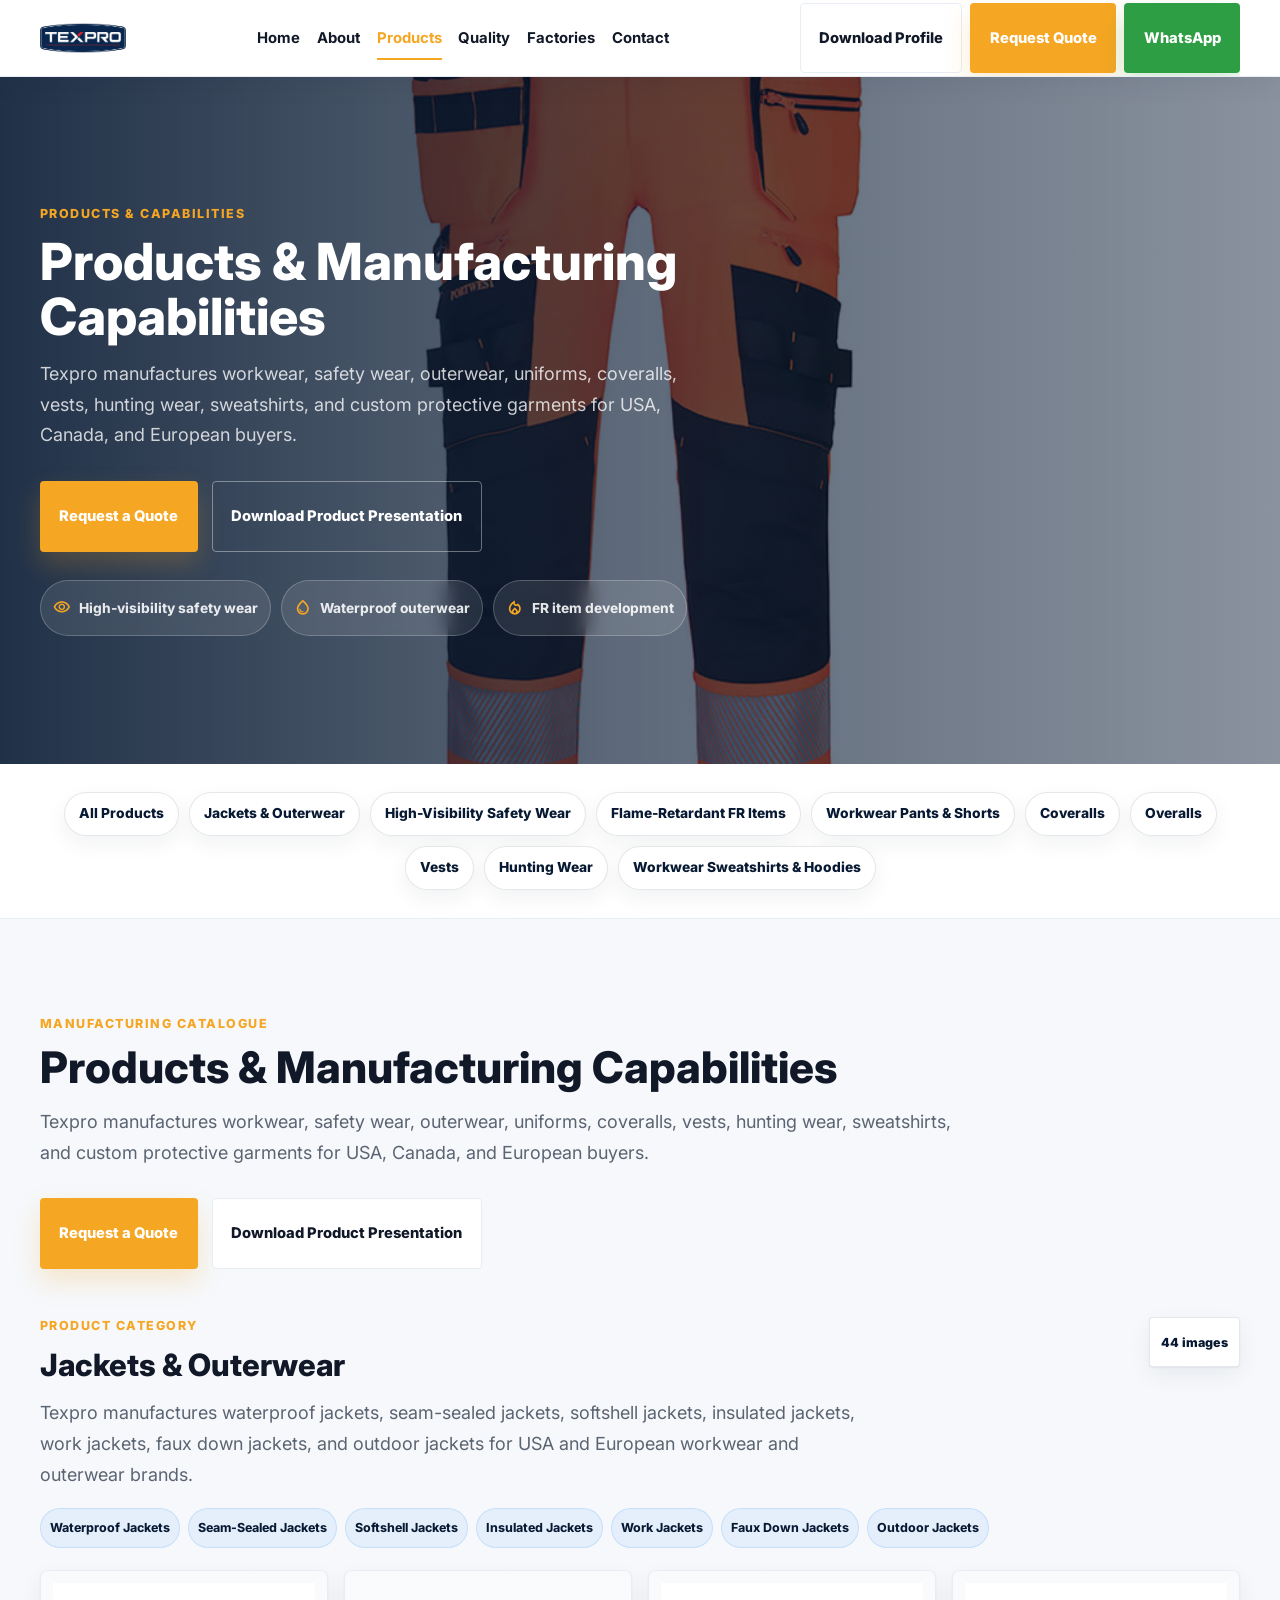
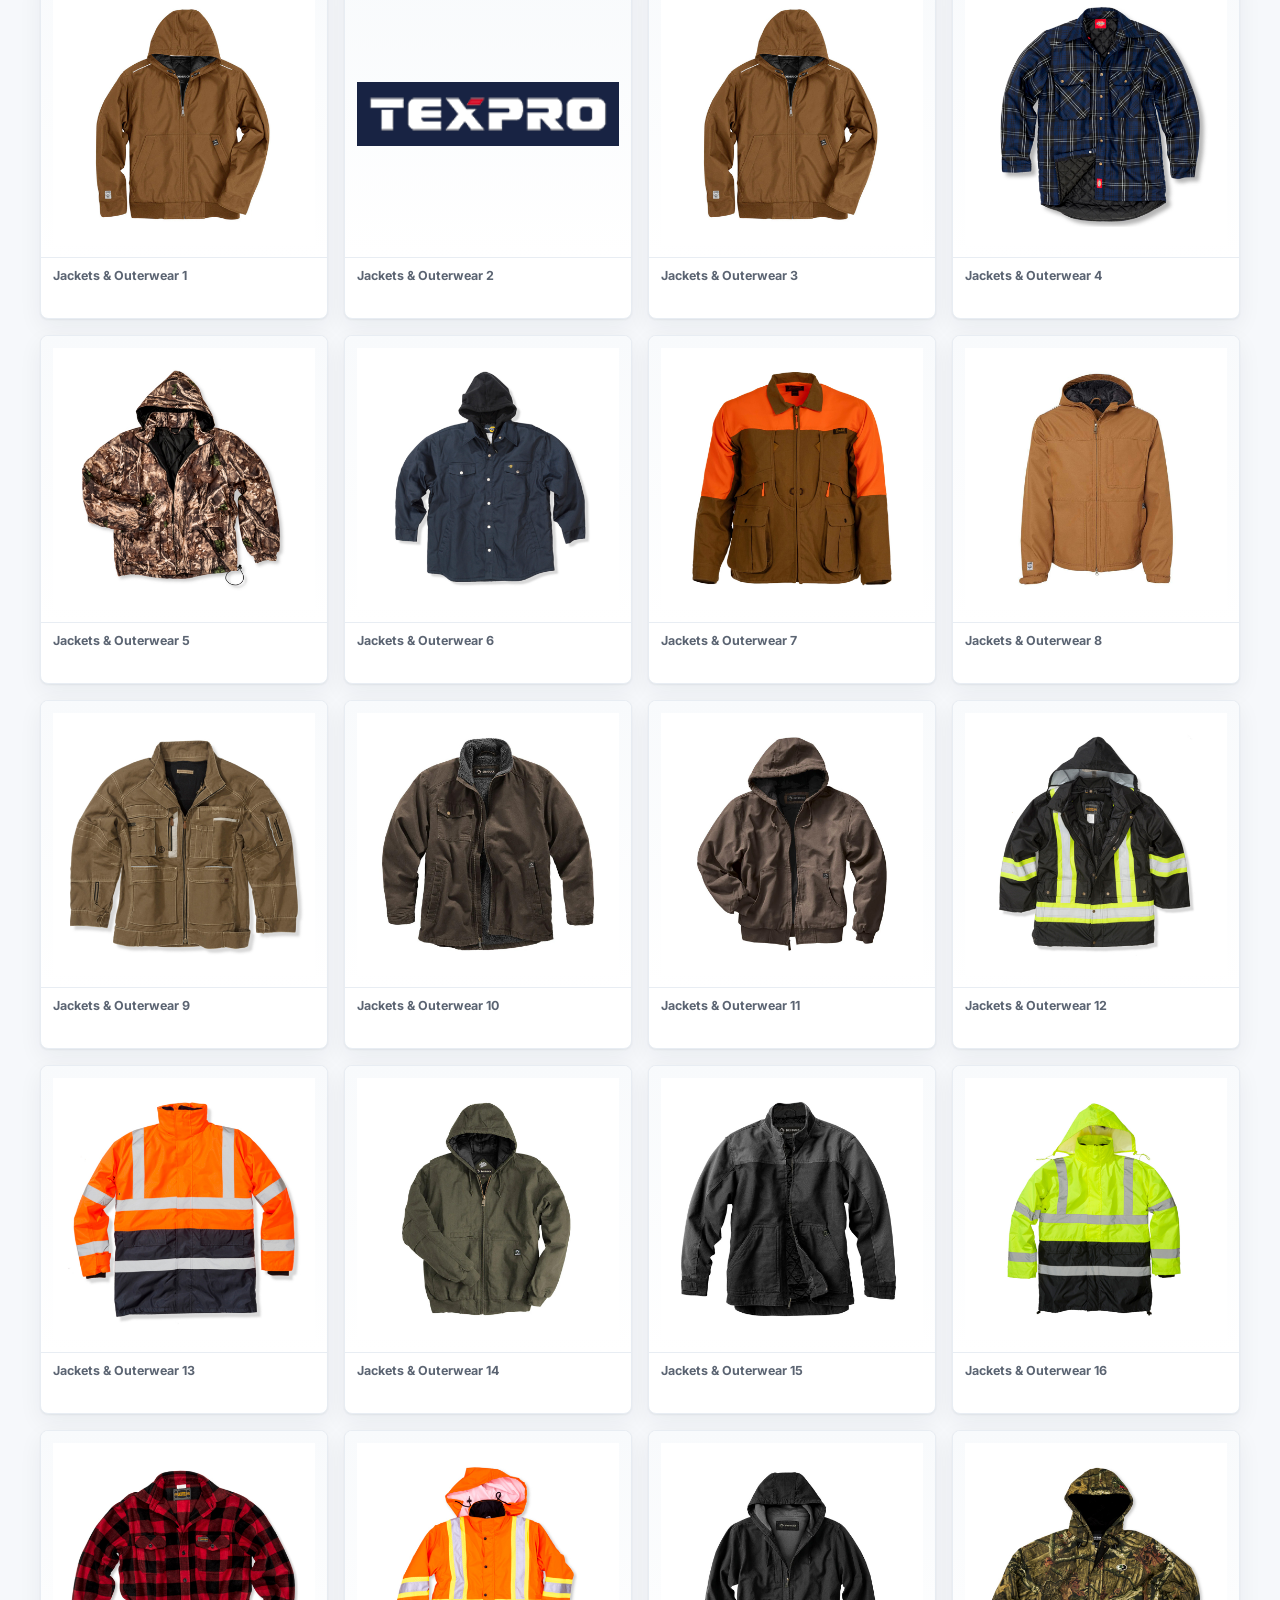
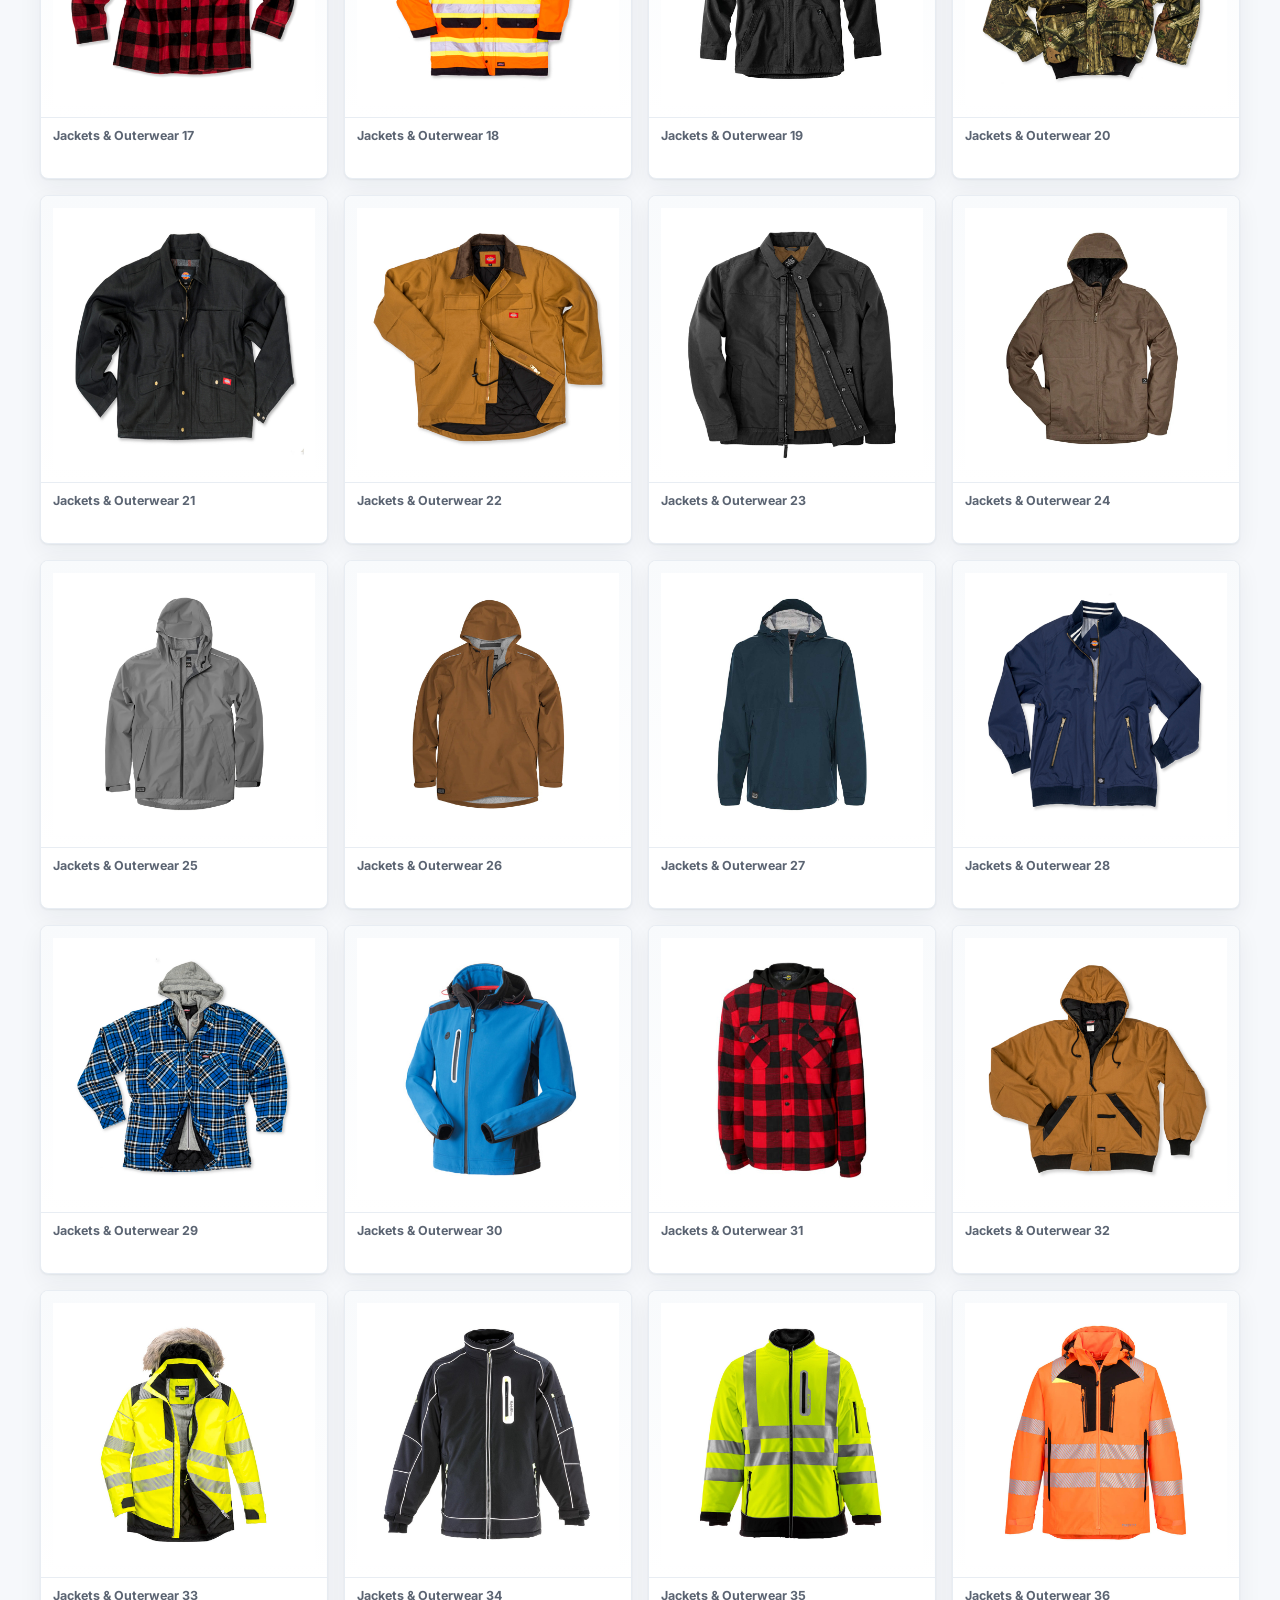
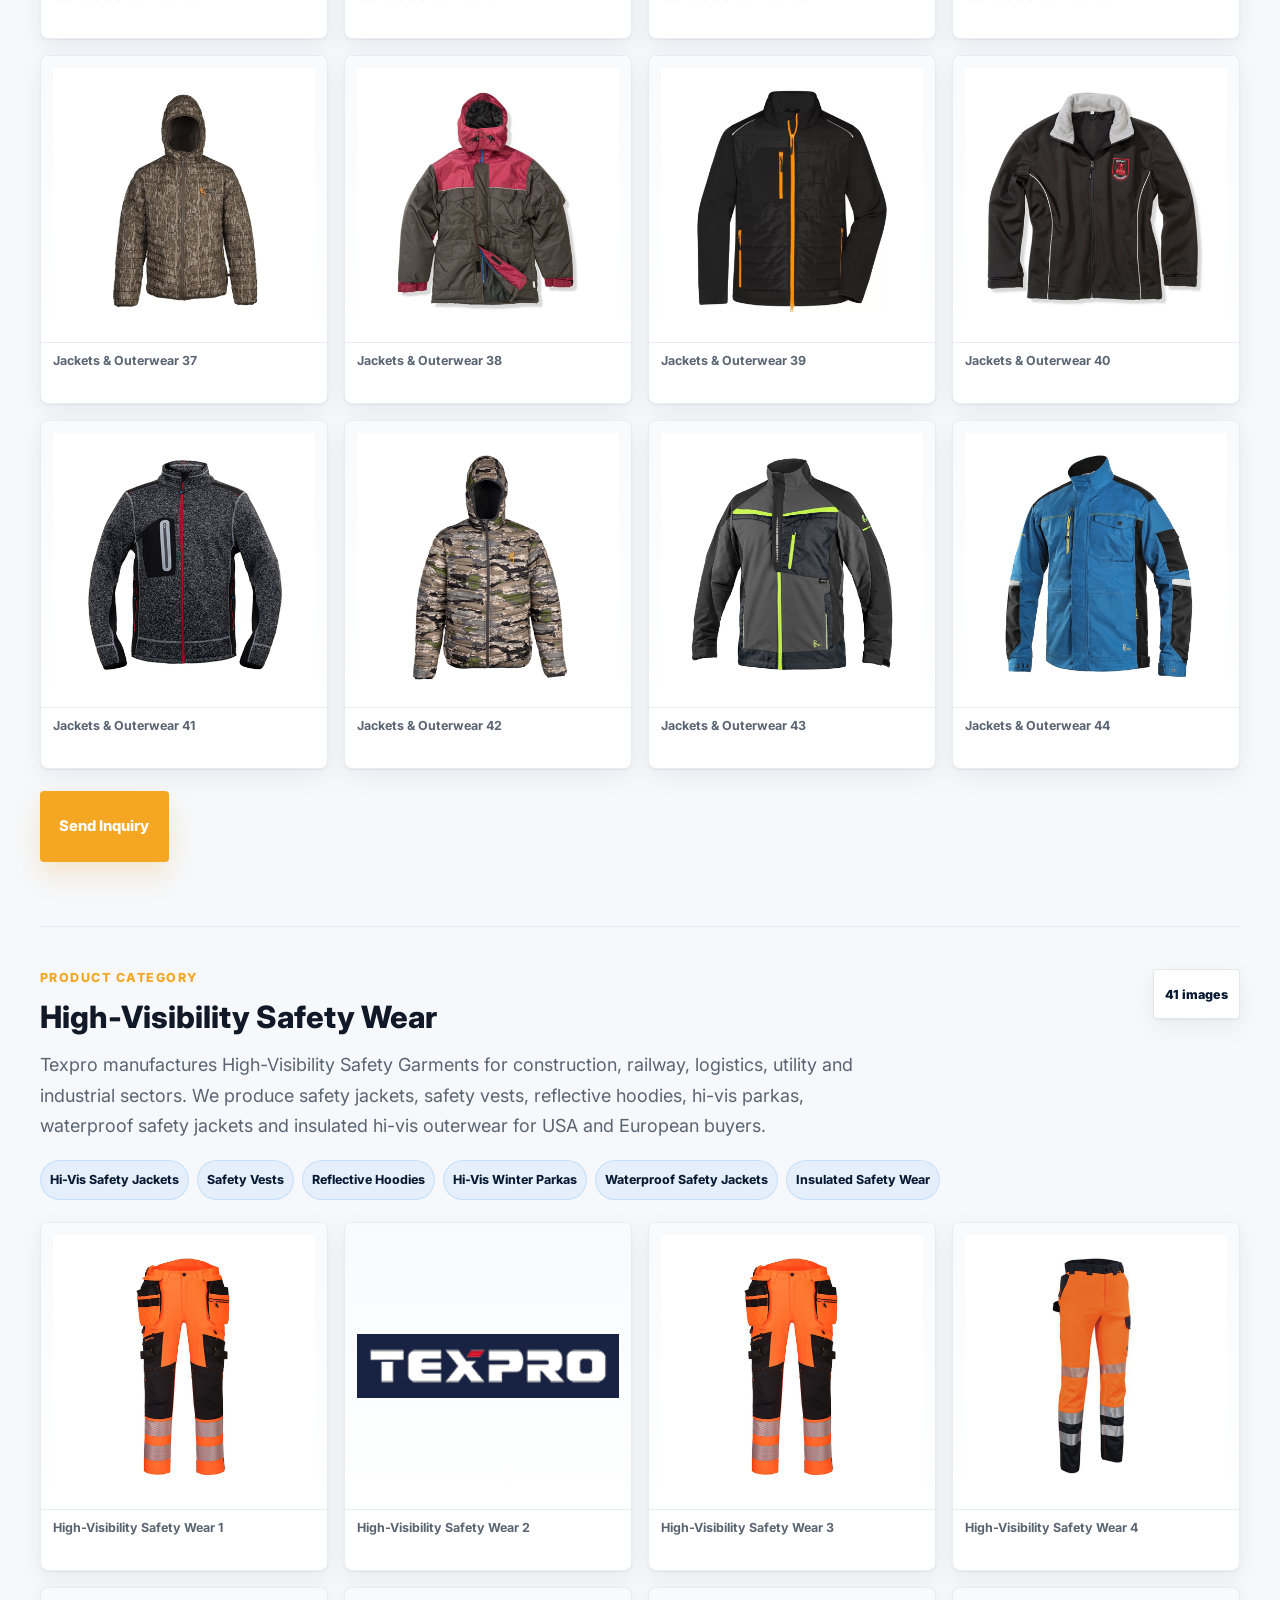
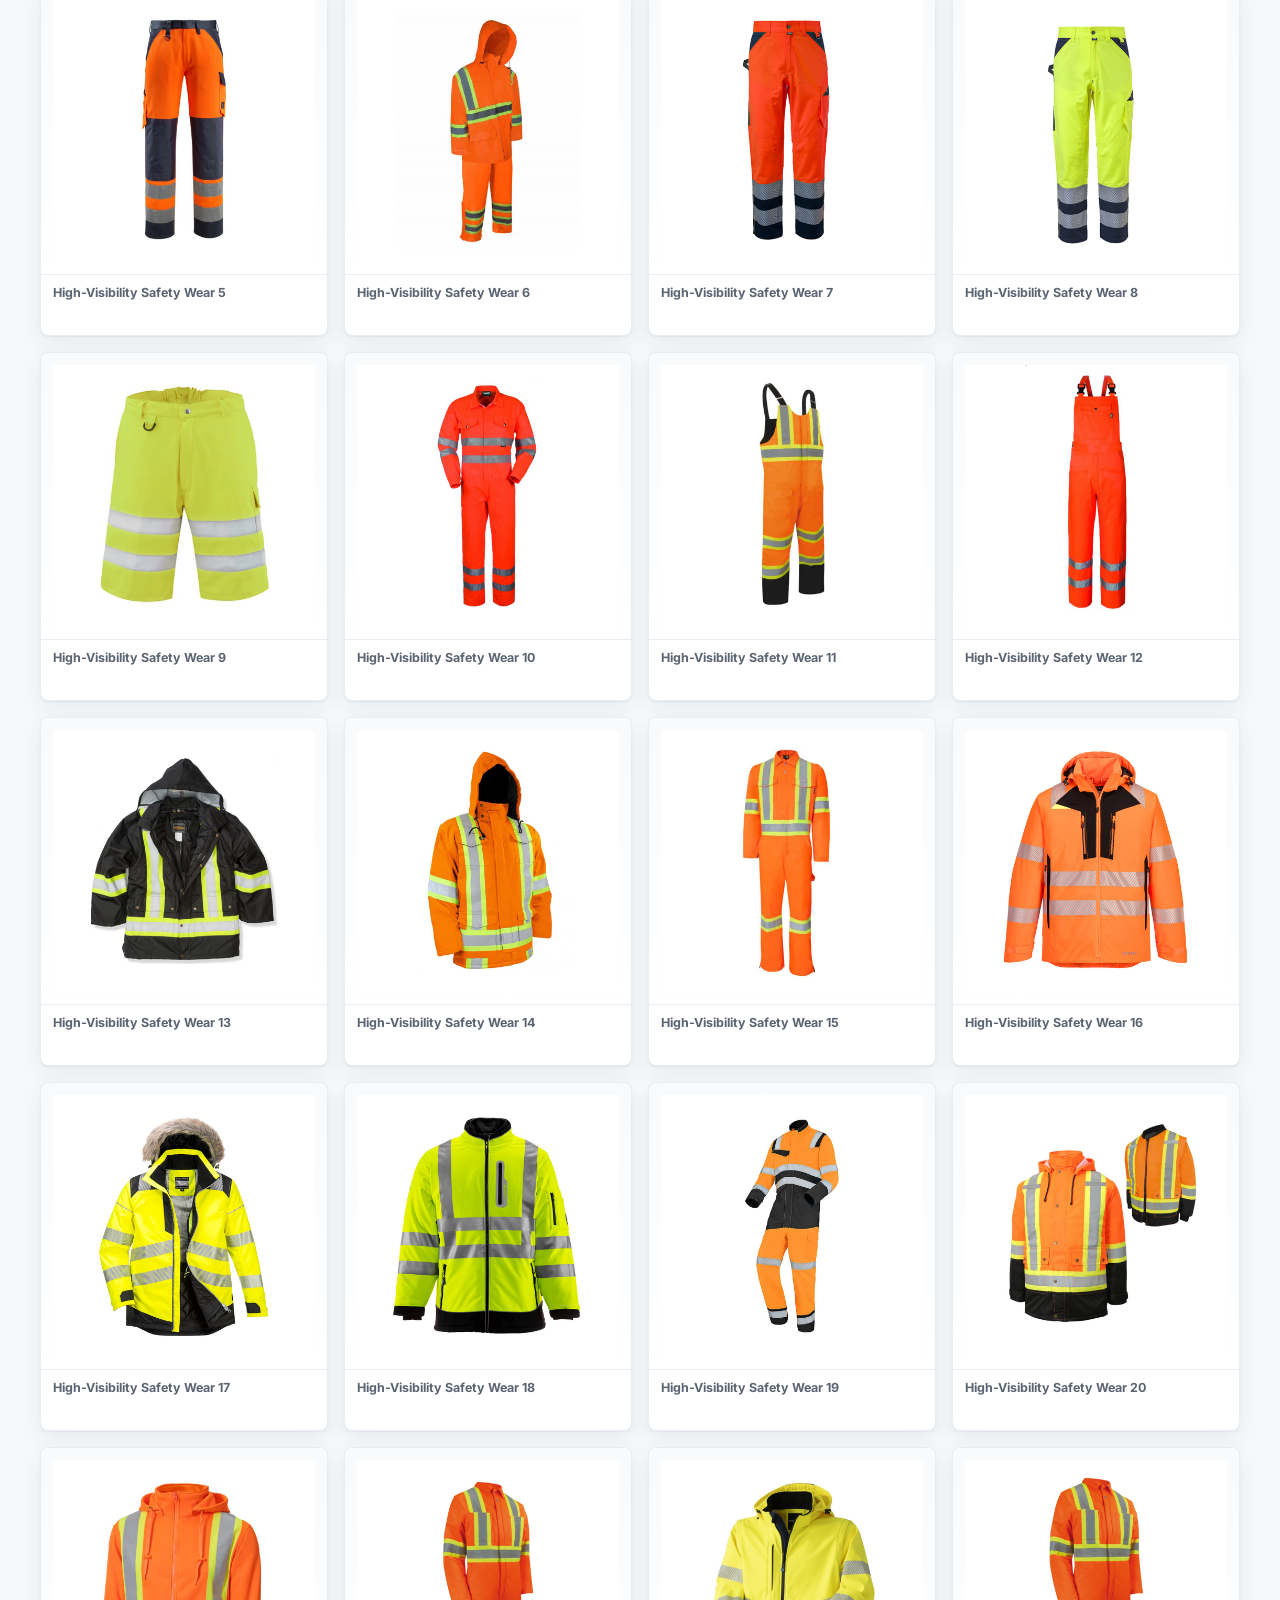
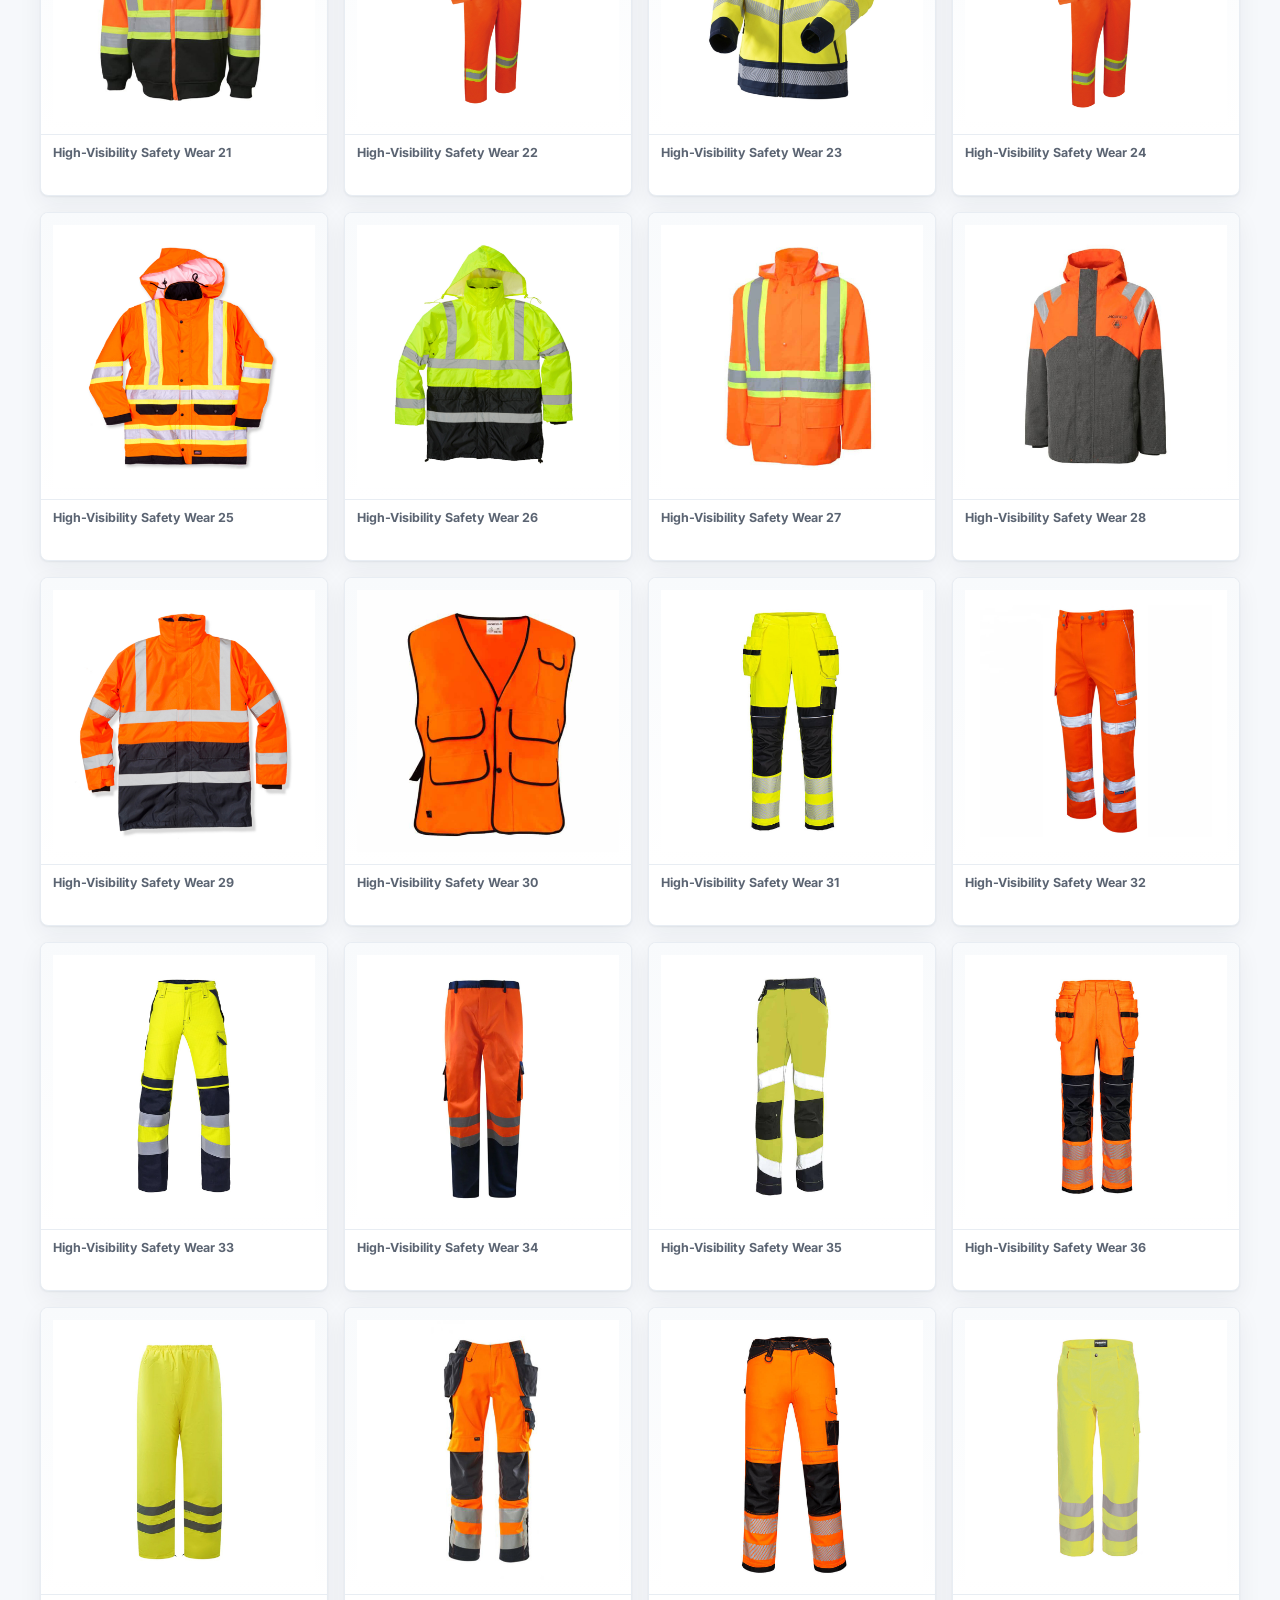
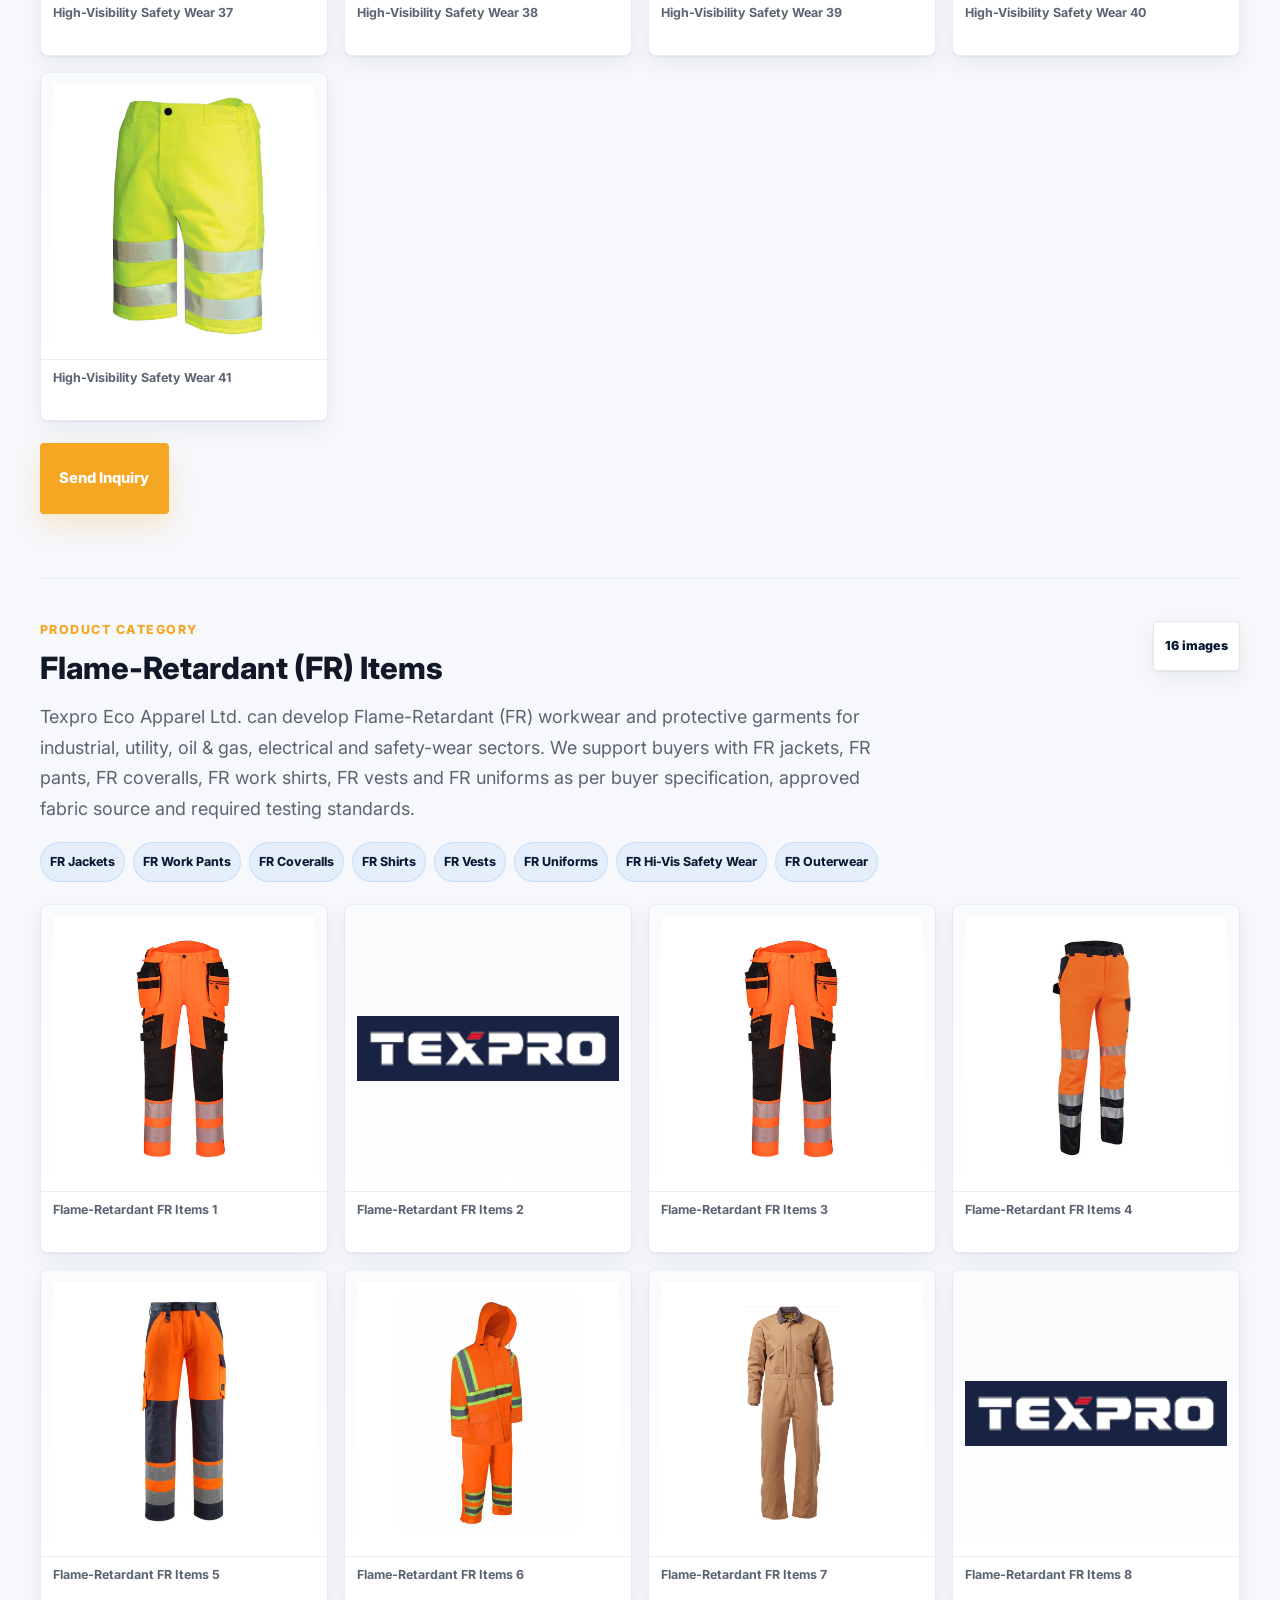
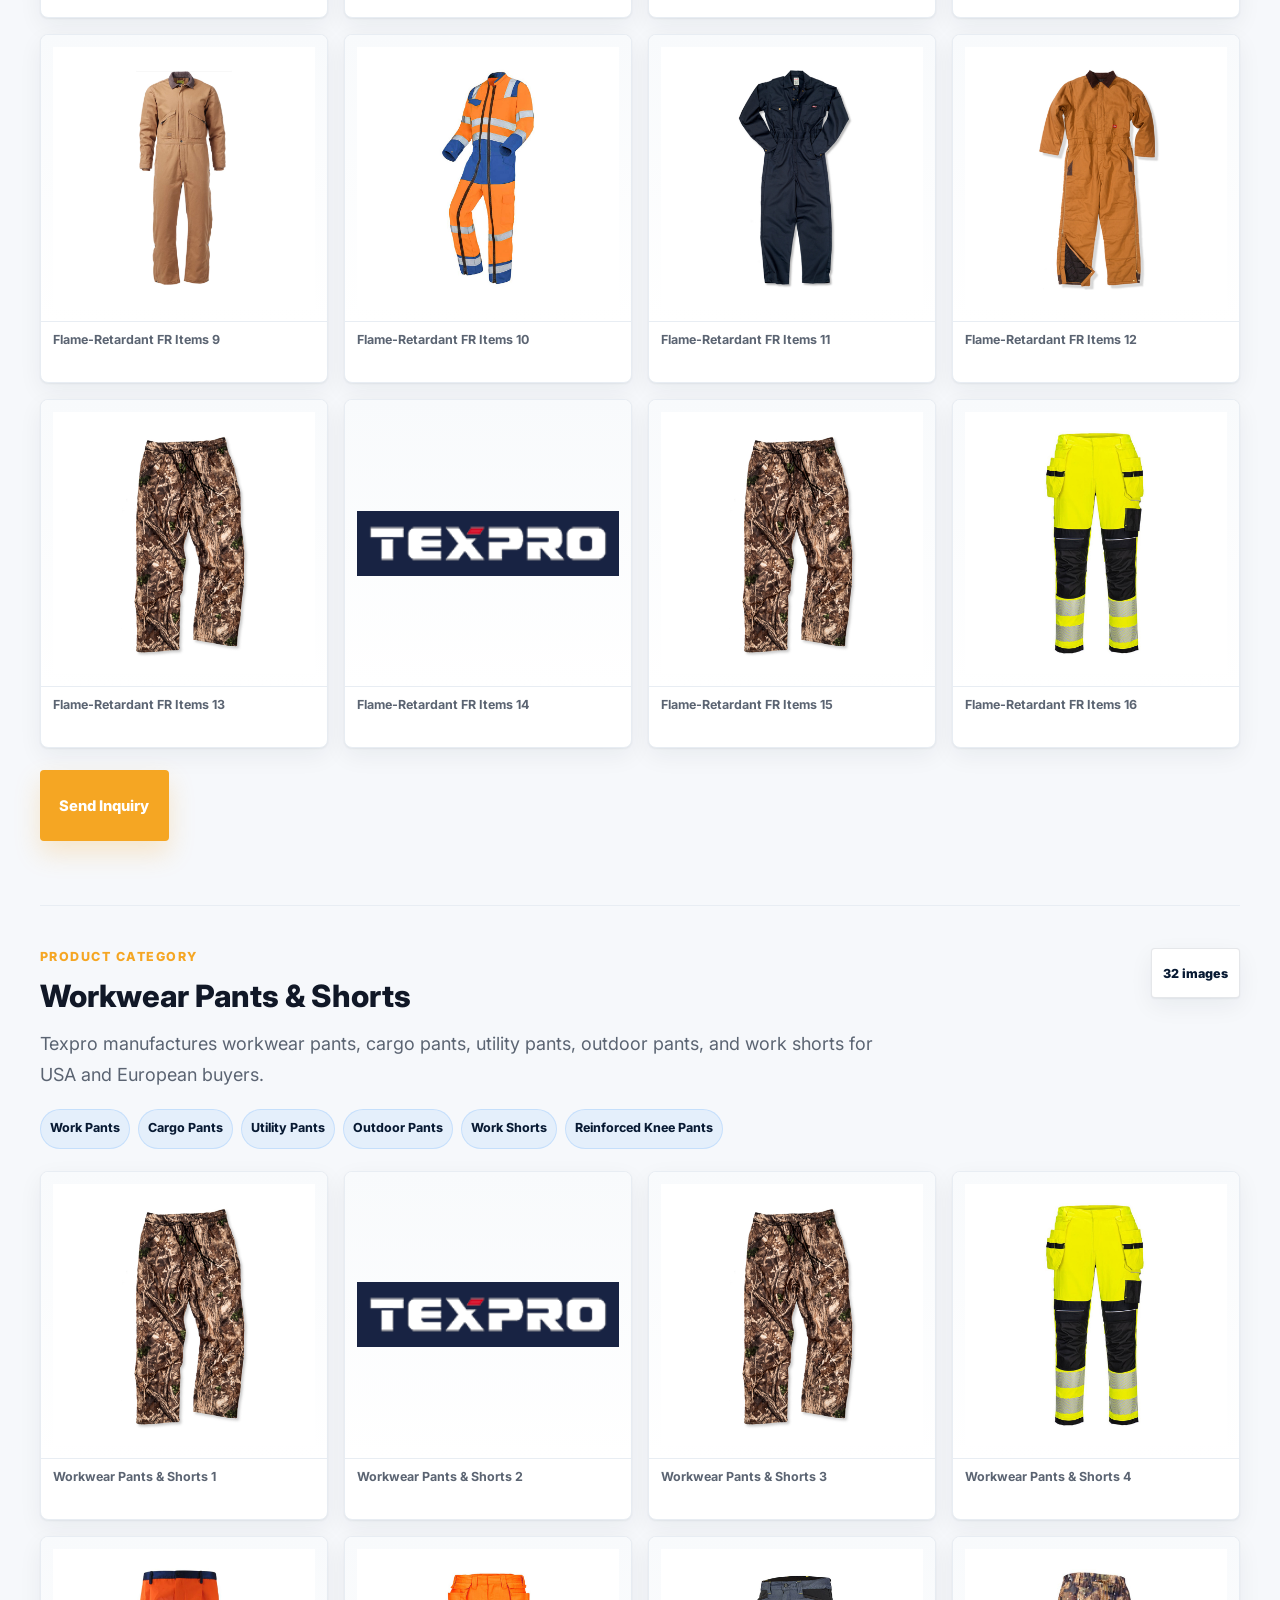
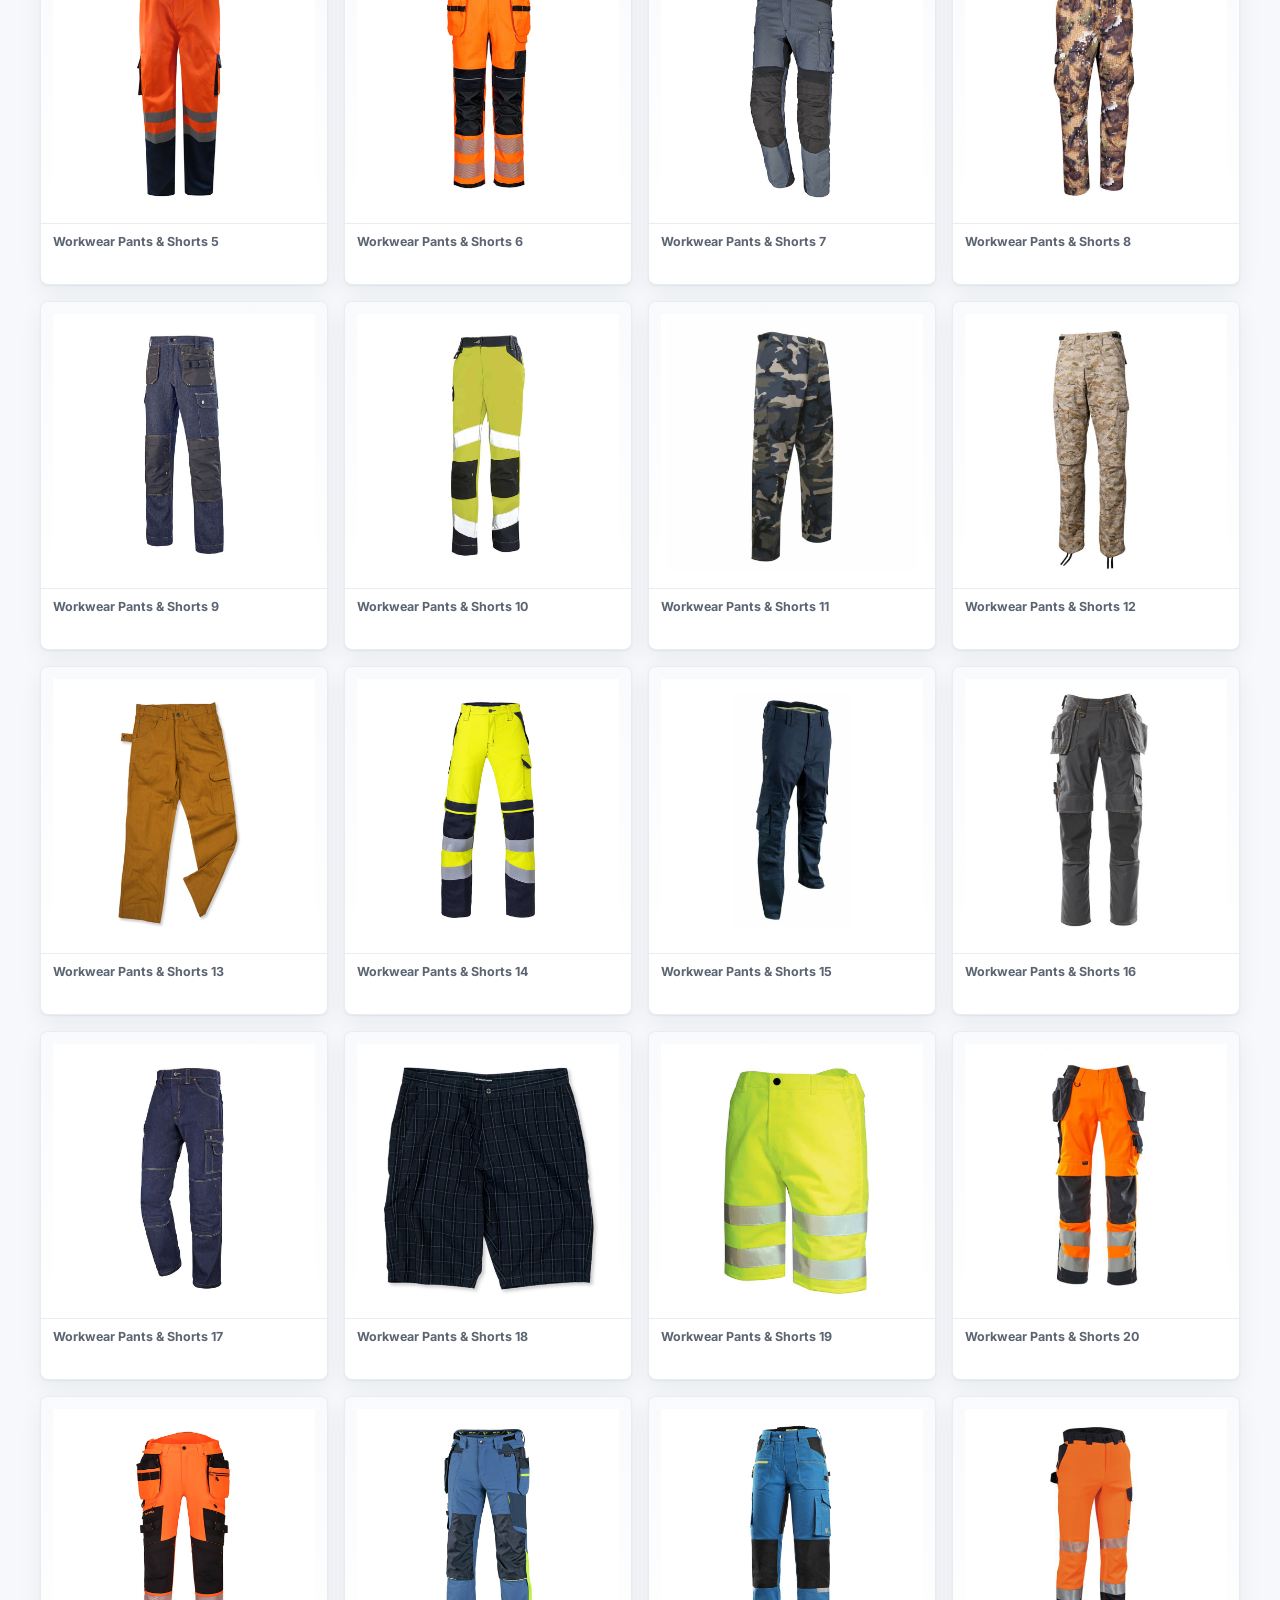
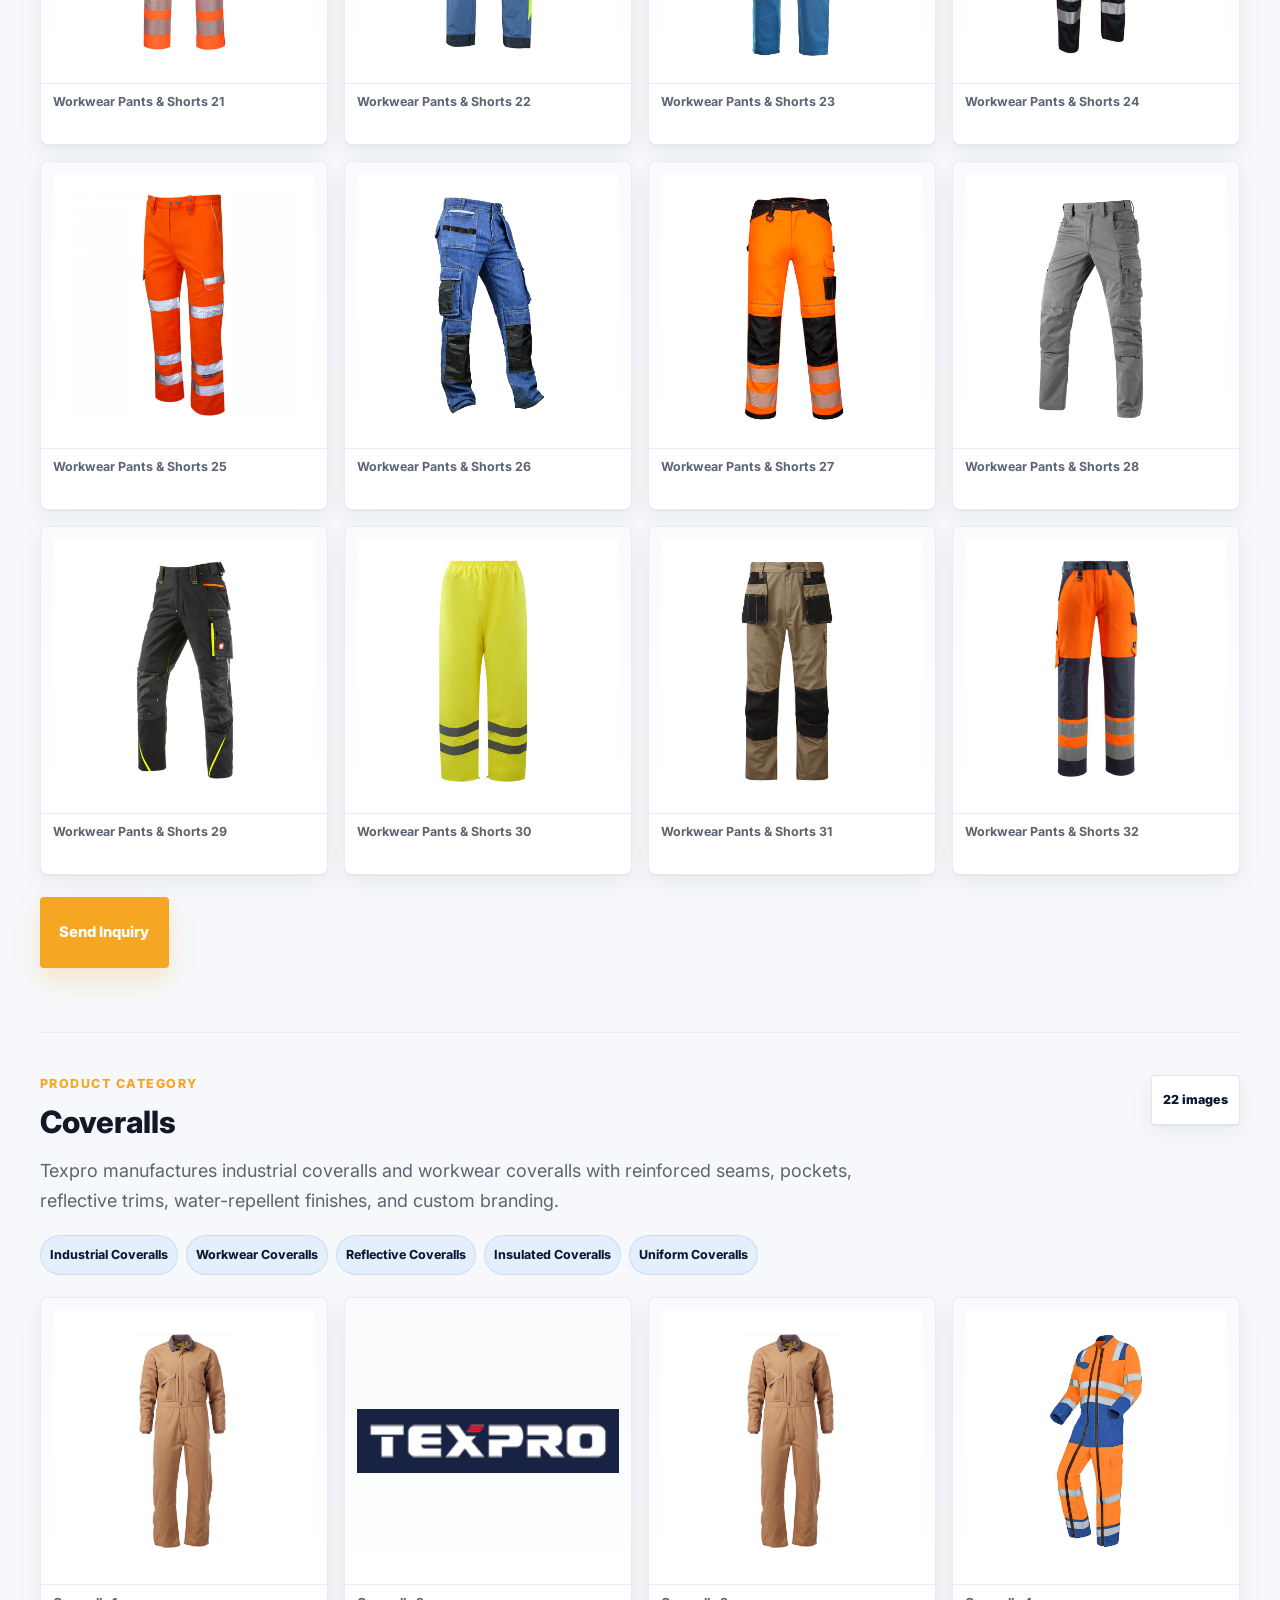
<file: executive_garment_manufacturing/code.html>
<!DOCTYPE html>
<html lang="en">
<head>
<meta charset="utf-8"/>
<meta content="width=device-width, initial-scale=1.0" name="viewport"/>
<title>Texpro Products | Workwear, Safety Wear, FR &amp; Outerwear Manufacturer Bangladesh</title>
<meta name="description" content="Texpro manufactures Jackets &amp; Outerwear, High-Visibility Safety Wear, Flame-Retardant FR Workwear, Coveralls, Overalls, Vests, Hunting Wear and Workwear Sweatshirts in Bangladesh for USA and European buyers."/>
<link href="https://fonts.googleapis.com/css2?family=Inter:wght@400;600;700;800;900&amp;display=swap" rel="stylesheet"/>
<link href="https://fonts.googleapis.com/css2?family=Material+Symbols+Outlined:wght,FILL@100..700,0..1&amp;display=swap" rel="stylesheet"/>
<link href="../assets/css/texpro-design-system.css" rel="stylesheet"/>
</head>
<body class="tx-page tx-desktop-page">
<header class="tx-navbar">
<div class="tx-container--wide tx-navbar__inner">
<a class="tx-navbar__brand" href="../texpro_usa_home_desktop/code.html" aria-label="Texpro USA home"><img class="tx-brand-logo" src="../assets/images/New%20Texpro%20Logo.png" alt="Texpro"/></a>
<nav aria-label="Primary navigation">
<ul class="tx-navbar__links">
<li><a class="tx-navbar__link" href="../texpro_usa_home_desktop/code.html">Home</a></li>
<li><a class="tx-navbar__link" href="../about_texpro_usa_desktop/code.html">About</a></li>
<li><a class="tx-navbar__link is-active" href="#capabilities">Products</a></li>
<li><a class="tx-navbar__link" href="../quality_assurance_excellence_desktop/code.html">Quality</a></li>
<li><a class="tx-navbar__link" href="../manufacturing_facilities_desktop/code.html">Factories</a></li>
<li><a class="tx-navbar__link" href="../contact_request_quote_desktop/code.html">Contact</a></li>
</ul>
</nav>
<div class="tx-navbar__actions">
<a class="tx-btn tx-btn--outline" href="../contact_request_quote_desktop/code.html">Download Profile</a>
<a class="tx-btn tx-btn--primary" href="../contact_request_quote_desktop/code.html">Request Quote</a>
<a class="tx-btn tx-btn--whatsapp" href="../contact_request_quote_desktop/code.html">WhatsApp</a>
</div>
</div>
</header>

<main>
<section class="tx-hero tx-hero--compact" id="top">
<div class="tx-hero__media tx-hero__media--bg" data-alt="Modern garment manufacturing floor" style="background-image: url('../assets/images/texpro-old/products/hi-vis/1.jpg')"></div>
<div class="tx-hero__overlay"></div>
<div class="tx-container--wide">
<div class="tx-hero__content">
<p class="tx-eyebrow">Products &amp; Capabilities</p>
<h1 class="tx-heading-xl">Products &amp; Manufacturing Capabilities</h1>
<p class="tx-copy">Texpro manufactures workwear, safety wear, outerwear, uniforms, coveralls, vests, hunting wear, sweatshirts, and custom protective garments for USA, Canada, and European buyers.</p>
<div class="tx-hero__actions">
<a class="tx-btn tx-btn--primary" href="../contact_request_quote_desktop/code.html">Request a Quote</a>
<a class="tx-btn tx-btn--ghost" href="../contact_request_quote_desktop/code.html">Download Product Presentation</a>
</div>
<div class="tx-badge-row" aria-label="Capability highlights">
<span class="tx-trust-badge"><span aria-hidden="true" class="material-symbols-outlined">visibility</span>High-visibility safety wear</span>
<span class="tx-trust-badge"><span aria-hidden="true" class="material-symbols-outlined">water_drop</span>Waterproof outerwear</span>
<span class="tx-trust-badge"><span aria-hidden="true" class="material-symbols-outlined">local_fire_department</span>FR item development</span>
</div>
</div>
</div>
</section>

<section class="tx-section tx-section--white tx-catalogue-nav-section" id="product-menu">
<div class="tx-container">
<nav class="tx-product-nav" aria-label="Product category navigation">
<a class="tx-product-nav__chip" href="#capabilities">All Products</a>
<a class="tx-product-nav__chip" href="#jackets-outerwear">Jackets &amp; Outerwear</a>
<a class="tx-product-nav__chip" href="#high-visibility-safety-wear">High-Visibility Safety Wear</a>
<a class="tx-product-nav__chip" href="#fr-items">Flame-Retardant FR Items</a>
<a class="tx-product-nav__chip" href="#workwear-pants-shorts">Workwear Pants &amp; Shorts</a>
<a class="tx-product-nav__chip" href="#coveralls">Coveralls</a>
<a class="tx-product-nav__chip" href="#overalls">Overalls</a>
<a class="tx-product-nav__chip" href="#vests">Vests</a>
<a class="tx-product-nav__chip" href="#hunting-wear">Hunting Wear</a>
<a class="tx-product-nav__chip" href="#workwear-sweatshirts-hoodies">Workwear Sweatshirts &amp; Hoodies</a>
</nav>
</div>
</section>

<section class="tx-section tx-section--soft" id="capabilities">
<div class="tx-container">
<div class="tx-section-header tx-product-catalogue-intro">
<p class="tx-eyebrow">Manufacturing catalogue</p>
<h2 class="tx-heading-lg">Products &amp; Manufacturing Capabilities</h2>
<p class="tx-copy">Texpro manufactures workwear, safety wear, outerwear, uniforms, coveralls, vests, hunting wear, sweatshirts, and custom protective garments for USA, Canada, and European buyers.</p>
<div class="tx-cta-row">
<a class="tx-btn tx-btn--primary" href="../contact_request_quote_desktop/code.html">Request a Quote</a>
<a class="tx-btn tx-btn--outline" href="../contact_request_quote_desktop/code.html">Download Product Presentation</a>
</div>
</div>
<div class="tx-product-catalogue">
<section class="tx-product-category" id="jackets-outerwear">
<div class="tx-product-category__head">
<div>
<p class="tx-eyebrow">Product category</p>
<h2 class="tx-heading-md">Jackets &amp; Outerwear</h2>
<p class="tx-copy">Texpro manufactures waterproof jackets, seam-sealed jackets, softshell jackets, insulated jackets, work jackets, faux down jackets, and outdoor jackets for USA and European workwear and outerwear brands.</p>
<ul class="tx-product-chip-list tx-product-category__types" aria-label="Jackets &amp; Outerwear product types">
<li>Waterproof Jackets</li>
<li>Seam-Sealed Jackets</li>
<li>Softshell Jackets</li>
<li>Insulated Jackets</li>
<li>Work Jackets</li>
<li>Faux Down Jackets</li>
<li>Outdoor Jackets</li>
</ul>
</div>
<span class="tx-product-category__count">44 images</span>
</div>
<div class="tx-product-gallery-grid">
<figure class="tx-product-gallery-card"><div class="tx-product-gallery-card__media"><img src="../assets/images/texpro-old/products/jackets-coats/1.jpg" alt="Texpro Jackets &amp; Outerwear product image 1" loading="lazy" onerror="this.closest('.tx-product-gallery-card').remove()"/></div><figcaption>Jackets &amp; Outerwear 1</figcaption></figure>
<figure class="tx-product-gallery-card"><div class="tx-product-gallery-card__media"><img src="../assets/images/texpro-old/products/jackets-coats/1.png" alt="Texpro Jackets &amp; Outerwear product image 2" loading="lazy" onerror="this.closest('.tx-product-gallery-card').remove()"/></div><figcaption>Jackets &amp; Outerwear 2</figcaption></figure>
<figure class="tx-product-gallery-card"><div class="tx-product-gallery-card__media"><img src="../assets/images/texpro-old/products/jackets-coats/2.jpg" alt="Texpro Jackets &amp; Outerwear product image 3" loading="lazy" onerror="this.closest('.tx-product-gallery-card').remove()"/></div><figcaption>Jackets &amp; Outerwear 3</figcaption></figure>
<figure class="tx-product-gallery-card"><div class="tx-product-gallery-card__media"><img src="../assets/images/texpro-old/products/jackets-coats/3.jpg" alt="Texpro Jackets &amp; Outerwear product image 4" loading="lazy" onerror="this.closest('.tx-product-gallery-card').remove()"/></div><figcaption>Jackets &amp; Outerwear 4</figcaption></figure>
<figure class="tx-product-gallery-card"><div class="tx-product-gallery-card__media"><img src="../assets/images/texpro-old/products/jackets-coats/4.jpg" alt="Texpro Jackets &amp; Outerwear product image 5" loading="lazy" onerror="this.closest('.tx-product-gallery-card').remove()"/></div><figcaption>Jackets &amp; Outerwear 5</figcaption></figure>
<figure class="tx-product-gallery-card"><div class="tx-product-gallery-card__media"><img src="../assets/images/texpro-old/products/jackets-coats/5.jpg" alt="Texpro Jackets &amp; Outerwear product image 6" loading="lazy" onerror="this.closest('.tx-product-gallery-card').remove()"/></div><figcaption>Jackets &amp; Outerwear 6</figcaption></figure>
<figure class="tx-product-gallery-card"><div class="tx-product-gallery-card__media"><img src="../assets/images/texpro-old/products/jackets-coats/6.jpg" alt="Texpro Jackets &amp; Outerwear product image 7" loading="lazy" onerror="this.closest('.tx-product-gallery-card').remove()"/></div><figcaption>Jackets &amp; Outerwear 7</figcaption></figure>
<figure class="tx-product-gallery-card"><div class="tx-product-gallery-card__media"><img src="../assets/images/texpro-old/products/jackets-coats/7.jpg" alt="Texpro Jackets &amp; Outerwear product image 8" loading="lazy" onerror="this.closest('.tx-product-gallery-card').remove()"/></div><figcaption>Jackets &amp; Outerwear 8</figcaption></figure>
<figure class="tx-product-gallery-card"><div class="tx-product-gallery-card__media"><img src="../assets/images/texpro-old/products/jackets-coats/8.jpg" alt="Texpro Jackets &amp; Outerwear product image 9" loading="lazy" onerror="this.closest('.tx-product-gallery-card').remove()"/></div><figcaption>Jackets &amp; Outerwear 9</figcaption></figure>
<figure class="tx-product-gallery-card"><div class="tx-product-gallery-card__media"><img src="../assets/images/texpro-old/products/jackets-coats/9.jpg" alt="Texpro Jackets &amp; Outerwear product image 10" loading="lazy" onerror="this.closest('.tx-product-gallery-card').remove()"/></div><figcaption>Jackets &amp; Outerwear 10</figcaption></figure>
<figure class="tx-product-gallery-card"><div class="tx-product-gallery-card__media"><img src="../assets/images/texpro-old/products/jackets-coats/10.jpg" alt="Texpro Jackets &amp; Outerwear product image 11" loading="lazy" onerror="this.closest('.tx-product-gallery-card').remove()"/></div><figcaption>Jackets &amp; Outerwear 11</figcaption></figure>
<figure class="tx-product-gallery-card"><div class="tx-product-gallery-card__media"><img src="../assets/images/texpro-old/products/jackets-coats/11.jpg" alt="Texpro Jackets &amp; Outerwear product image 12" loading="lazy" onerror="this.closest('.tx-product-gallery-card').remove()"/></div><figcaption>Jackets &amp; Outerwear 12</figcaption></figure>
<figure class="tx-product-gallery-card"><div class="tx-product-gallery-card__media"><img src="../assets/images/texpro-old/products/jackets-coats/12.jpg" alt="Texpro Jackets &amp; Outerwear product image 13" loading="lazy" onerror="this.closest('.tx-product-gallery-card').remove()"/></div><figcaption>Jackets &amp; Outerwear 13</figcaption></figure>
<figure class="tx-product-gallery-card"><div class="tx-product-gallery-card__media"><img src="../assets/images/texpro-old/products/jackets-coats/13.jpg" alt="Texpro Jackets &amp; Outerwear product image 14" loading="lazy" onerror="this.closest('.tx-product-gallery-card').remove()"/></div><figcaption>Jackets &amp; Outerwear 14</figcaption></figure>
<figure class="tx-product-gallery-card"><div class="tx-product-gallery-card__media"><img src="../assets/images/texpro-old/products/jackets-coats/14.jpg" alt="Texpro Jackets &amp; Outerwear product image 15" loading="lazy" onerror="this.closest('.tx-product-gallery-card').remove()"/></div><figcaption>Jackets &amp; Outerwear 15</figcaption></figure>
<figure class="tx-product-gallery-card"><div class="tx-product-gallery-card__media"><img src="../assets/images/texpro-old/products/jackets-coats/15.jpg" alt="Texpro Jackets &amp; Outerwear product image 16" loading="lazy" onerror="this.closest('.tx-product-gallery-card').remove()"/></div><figcaption>Jackets &amp; Outerwear 16</figcaption></figure>
<figure class="tx-product-gallery-card"><div class="tx-product-gallery-card__media"><img src="../assets/images/texpro-old/products/jackets-coats/16.jpg" alt="Texpro Jackets &amp; Outerwear product image 17" loading="lazy" onerror="this.closest('.tx-product-gallery-card').remove()"/></div><figcaption>Jackets &amp; Outerwear 17</figcaption></figure>
<figure class="tx-product-gallery-card"><div class="tx-product-gallery-card__media"><img src="../assets/images/texpro-old/products/jackets-coats/17.jpg" alt="Texpro Jackets &amp; Outerwear product image 18" loading="lazy" onerror="this.closest('.tx-product-gallery-card').remove()"/></div><figcaption>Jackets &amp; Outerwear 18</figcaption></figure>
<figure class="tx-product-gallery-card"><div class="tx-product-gallery-card__media"><img src="../assets/images/texpro-old/products/jackets-coats/18.jpg" alt="Texpro Jackets &amp; Outerwear product image 19" loading="lazy" onerror="this.closest('.tx-product-gallery-card').remove()"/></div><figcaption>Jackets &amp; Outerwear 19</figcaption></figure>
<figure class="tx-product-gallery-card"><div class="tx-product-gallery-card__media"><img src="../assets/images/texpro-old/products/jackets-coats/19.jpg" alt="Texpro Jackets &amp; Outerwear product image 20" loading="lazy" onerror="this.closest('.tx-product-gallery-card').remove()"/></div><figcaption>Jackets &amp; Outerwear 20</figcaption></figure>
<figure class="tx-product-gallery-card"><div class="tx-product-gallery-card__media"><img src="../assets/images/texpro-old/products/jackets-coats/20.jpg" alt="Texpro Jackets &amp; Outerwear product image 21" loading="lazy" onerror="this.closest('.tx-product-gallery-card').remove()"/></div><figcaption>Jackets &amp; Outerwear 21</figcaption></figure>
<figure class="tx-product-gallery-card"><div class="tx-product-gallery-card__media"><img src="../assets/images/texpro-old/products/jackets-coats/21.jpg" alt="Texpro Jackets &amp; Outerwear product image 22" loading="lazy" onerror="this.closest('.tx-product-gallery-card').remove()"/></div><figcaption>Jackets &amp; Outerwear 22</figcaption></figure>
<figure class="tx-product-gallery-card"><div class="tx-product-gallery-card__media"><img src="../assets/images/texpro-old/products/jackets-coats/22.jpg" alt="Texpro Jackets &amp; Outerwear product image 23" loading="lazy" onerror="this.closest('.tx-product-gallery-card').remove()"/></div><figcaption>Jackets &amp; Outerwear 23</figcaption></figure>
<figure class="tx-product-gallery-card"><div class="tx-product-gallery-card__media"><img src="../assets/images/texpro-old/products/jackets-coats/23.jpg" alt="Texpro Jackets &amp; Outerwear product image 24" loading="lazy" onerror="this.closest('.tx-product-gallery-card').remove()"/></div><figcaption>Jackets &amp; Outerwear 24</figcaption></figure>
<figure class="tx-product-gallery-card"><div class="tx-product-gallery-card__media"><img src="../assets/images/texpro-old/products/jackets-coats/24.jpg" alt="Texpro Jackets &amp; Outerwear product image 25" loading="lazy" onerror="this.closest('.tx-product-gallery-card').remove()"/></div><figcaption>Jackets &amp; Outerwear 25</figcaption></figure>
<figure class="tx-product-gallery-card"><div class="tx-product-gallery-card__media"><img src="../assets/images/texpro-old/products/jackets-coats/25.jpg" alt="Texpro Jackets &amp; Outerwear product image 26" loading="lazy" onerror="this.closest('.tx-product-gallery-card').remove()"/></div><figcaption>Jackets &amp; Outerwear 26</figcaption></figure>
<figure class="tx-product-gallery-card"><div class="tx-product-gallery-card__media"><img src="../assets/images/texpro-old/products/jackets-coats/26.jpg" alt="Texpro Jackets &amp; Outerwear product image 27" loading="lazy" onerror="this.closest('.tx-product-gallery-card').remove()"/></div><figcaption>Jackets &amp; Outerwear 27</figcaption></figure>
<figure class="tx-product-gallery-card"><div class="tx-product-gallery-card__media"><img src="../assets/images/texpro-old/products/jackets-coats/27.jpg" alt="Texpro Jackets &amp; Outerwear product image 28" loading="lazy" onerror="this.closest('.tx-product-gallery-card').remove()"/></div><figcaption>Jackets &amp; Outerwear 28</figcaption></figure>
<figure class="tx-product-gallery-card"><div class="tx-product-gallery-card__media"><img src="../assets/images/texpro-old/products/jackets-coats/28.jpg" alt="Texpro Jackets &amp; Outerwear product image 29" loading="lazy" onerror="this.closest('.tx-product-gallery-card').remove()"/></div><figcaption>Jackets &amp; Outerwear 29</figcaption></figure>
<figure class="tx-product-gallery-card"><div class="tx-product-gallery-card__media"><img src="../assets/images/texpro-old/products/jackets-coats/29.jpg" alt="Texpro Jackets &amp; Outerwear product image 30" loading="lazy" onerror="this.closest('.tx-product-gallery-card').remove()"/></div><figcaption>Jackets &amp; Outerwear 30</figcaption></figure>
<figure class="tx-product-gallery-card"><div class="tx-product-gallery-card__media"><img src="../assets/images/texpro-old/products/jackets-coats/30.jpg" alt="Texpro Jackets &amp; Outerwear product image 31" loading="lazy" onerror="this.closest('.tx-product-gallery-card').remove()"/></div><figcaption>Jackets &amp; Outerwear 31</figcaption></figure>
<figure class="tx-product-gallery-card"><div class="tx-product-gallery-card__media"><img src="../assets/images/texpro-old/products/jackets-coats/31.jpg" alt="Texpro Jackets &amp; Outerwear product image 32" loading="lazy" onerror="this.closest('.tx-product-gallery-card').remove()"/></div><figcaption>Jackets &amp; Outerwear 32</figcaption></figure>
<figure class="tx-product-gallery-card"><div class="tx-product-gallery-card__media"><img src="../assets/images/texpro-old/products/jackets-coats/32.jpg" alt="Texpro Jackets &amp; Outerwear product image 33" loading="lazy" onerror="this.closest('.tx-product-gallery-card').remove()"/></div><figcaption>Jackets &amp; Outerwear 33</figcaption></figure>
<figure class="tx-product-gallery-card"><div class="tx-product-gallery-card__media"><img src="../assets/images/texpro-old/products/jackets-coats/33.jpg" alt="Texpro Jackets &amp; Outerwear product image 34" loading="lazy" onerror="this.closest('.tx-product-gallery-card').remove()"/></div><figcaption>Jackets &amp; Outerwear 34</figcaption></figure>
<figure class="tx-product-gallery-card"><div class="tx-product-gallery-card__media"><img src="../assets/images/texpro-old/products/jackets-coats/34.jpg" alt="Texpro Jackets &amp; Outerwear product image 35" loading="lazy" onerror="this.closest('.tx-product-gallery-card').remove()"/></div><figcaption>Jackets &amp; Outerwear 35</figcaption></figure>
<figure class="tx-product-gallery-card"><div class="tx-product-gallery-card__media"><img src="../assets/images/texpro-old/products/jackets-coats/35.jpg" alt="Texpro Jackets &amp; Outerwear product image 36" loading="lazy" onerror="this.closest('.tx-product-gallery-card').remove()"/></div><figcaption>Jackets &amp; Outerwear 36</figcaption></figure>
<figure class="tx-product-gallery-card"><div class="tx-product-gallery-card__media"><img src="../assets/images/texpro-old/products/jackets-coats/36.jpg" alt="Texpro Jackets &amp; Outerwear product image 37" loading="lazy" onerror="this.closest('.tx-product-gallery-card').remove()"/></div><figcaption>Jackets &amp; Outerwear 37</figcaption></figure>
<figure class="tx-product-gallery-card"><div class="tx-product-gallery-card__media"><img src="../assets/images/texpro-old/products/jackets-coats/37.jpg" alt="Texpro Jackets &amp; Outerwear product image 38" loading="lazy" onerror="this.closest('.tx-product-gallery-card').remove()"/></div><figcaption>Jackets &amp; Outerwear 38</figcaption></figure>
<figure class="tx-product-gallery-card"><div class="tx-product-gallery-card__media"><img src="../assets/images/texpro-old/products/jackets-coats/38.jpg" alt="Texpro Jackets &amp; Outerwear product image 39" loading="lazy" onerror="this.closest('.tx-product-gallery-card').remove()"/></div><figcaption>Jackets &amp; Outerwear 39</figcaption></figure>
<figure class="tx-product-gallery-card"><div class="tx-product-gallery-card__media"><img src="../assets/images/texpro-old/products/jackets-coats/39.jpg" alt="Texpro Jackets &amp; Outerwear product image 40" loading="lazy" onerror="this.closest('.tx-product-gallery-card').remove()"/></div><figcaption>Jackets &amp; Outerwear 40</figcaption></figure>
<figure class="tx-product-gallery-card"><div class="tx-product-gallery-card__media"><img src="../assets/images/texpro-old/products/jackets-coats/40.jpg" alt="Texpro Jackets &amp; Outerwear product image 41" loading="lazy" onerror="this.closest('.tx-product-gallery-card').remove()"/></div><figcaption>Jackets &amp; Outerwear 41</figcaption></figure>
<figure class="tx-product-gallery-card"><div class="tx-product-gallery-card__media"><img src="../assets/images/texpro-old/products/jackets-coats/41.jpg" alt="Texpro Jackets &amp; Outerwear product image 42" loading="lazy" onerror="this.closest('.tx-product-gallery-card').remove()"/></div><figcaption>Jackets &amp; Outerwear 42</figcaption></figure>
<figure class="tx-product-gallery-card"><div class="tx-product-gallery-card__media"><img src="../assets/images/texpro-old/products/jackets-coats/42.jpg" alt="Texpro Jackets &amp; Outerwear product image 43" loading="lazy" onerror="this.closest('.tx-product-gallery-card').remove()"/></div><figcaption>Jackets &amp; Outerwear 43</figcaption></figure>
<figure class="tx-product-gallery-card"><div class="tx-product-gallery-card__media"><img src="../assets/images/texpro-old/products/jackets-coats/43.jpg" alt="Texpro Jackets &amp; Outerwear product image 44" loading="lazy" onerror="this.closest('.tx-product-gallery-card').remove()"/></div><figcaption>Jackets &amp; Outerwear 44</figcaption></figure>
</div>
<div class="tx-cta-row tx-product-category__cta"><a class="tx-btn tx-btn--primary" href="../contact_request_quote_desktop/code.html">Send Inquiry</a></div>
</section>
<section class="tx-product-category" id="high-visibility-safety-wear">
<div class="tx-product-category__head">
<div>
<p class="tx-eyebrow">Product category</p>
<h2 class="tx-heading-md">High-Visibility Safety Wear</h2>
<p class="tx-copy">Texpro manufactures High-Visibility Safety Garments for construction, railway, logistics, utility and industrial sectors. We produce safety jackets, safety vests, reflective hoodies, hi-vis parkas, waterproof safety jackets and insulated hi-vis outerwear for USA and European buyers.</p>
<ul class="tx-product-chip-list tx-product-category__types" aria-label="High-Visibility Safety Wear product types">
<li>Hi-Vis Safety Jackets</li>
<li>Safety Vests</li>
<li>Reflective Hoodies</li>
<li>Hi-Vis Winter Parkas</li>
<li>Waterproof Safety Jackets</li>
<li>Insulated Safety Wear</li>
</ul>
</div>
<span class="tx-product-category__count">41 images</span>
</div>
<div class="tx-product-gallery-grid">
<figure class="tx-product-gallery-card"><div class="tx-product-gallery-card__media"><img src="../assets/images/texpro-old/products/hi-vis/1.jpg" alt="Texpro High-Visibility Safety Wear product image 1" loading="lazy" onerror="this.closest('.tx-product-gallery-card').remove()"/></div><figcaption>High-Visibility Safety Wear 1</figcaption></figure>
<figure class="tx-product-gallery-card"><div class="tx-product-gallery-card__media"><img src="../assets/images/texpro-old/products/hi-vis/1.png" alt="Texpro High-Visibility Safety Wear product image 2" loading="lazy" onerror="this.closest('.tx-product-gallery-card').remove()"/></div><figcaption>High-Visibility Safety Wear 2</figcaption></figure>
<figure class="tx-product-gallery-card"><div class="tx-product-gallery-card__media"><img src="../assets/images/texpro-old/products/hi-vis/2.jpg" alt="Texpro High-Visibility Safety Wear product image 3" loading="lazy" onerror="this.closest('.tx-product-gallery-card').remove()"/></div><figcaption>High-Visibility Safety Wear 3</figcaption></figure>
<figure class="tx-product-gallery-card"><div class="tx-product-gallery-card__media"><img src="../assets/images/texpro-old/products/hi-vis/3.jpg" alt="Texpro High-Visibility Safety Wear product image 4" loading="lazy" onerror="this.closest('.tx-product-gallery-card').remove()"/></div><figcaption>High-Visibility Safety Wear 4</figcaption></figure>
<figure class="tx-product-gallery-card"><div class="tx-product-gallery-card__media"><img src="../assets/images/texpro-old/products/hi-vis/4.jpg" alt="Texpro High-Visibility Safety Wear product image 5" loading="lazy" onerror="this.closest('.tx-product-gallery-card').remove()"/></div><figcaption>High-Visibility Safety Wear 5</figcaption></figure>
<figure class="tx-product-gallery-card"><div class="tx-product-gallery-card__media"><img src="../assets/images/texpro-old/products/hi-vis/5.jpg" alt="Texpro High-Visibility Safety Wear product image 6" loading="lazy" onerror="this.closest('.tx-product-gallery-card').remove()"/></div><figcaption>High-Visibility Safety Wear 6</figcaption></figure>
<figure class="tx-product-gallery-card"><div class="tx-product-gallery-card__media"><img src="../assets/images/texpro-old/products/hi-vis/6.jpg" alt="Texpro High-Visibility Safety Wear product image 7" loading="lazy" onerror="this.closest('.tx-product-gallery-card').remove()"/></div><figcaption>High-Visibility Safety Wear 7</figcaption></figure>
<figure class="tx-product-gallery-card"><div class="tx-product-gallery-card__media"><img src="../assets/images/texpro-old/products/hi-vis/7.jpg" alt="Texpro High-Visibility Safety Wear product image 8" loading="lazy" onerror="this.closest('.tx-product-gallery-card').remove()"/></div><figcaption>High-Visibility Safety Wear 8</figcaption></figure>
<figure class="tx-product-gallery-card"><div class="tx-product-gallery-card__media"><img src="../assets/images/texpro-old/products/hi-vis/8.jpg" alt="Texpro High-Visibility Safety Wear product image 9" loading="lazy" onerror="this.closest('.tx-product-gallery-card').remove()"/></div><figcaption>High-Visibility Safety Wear 9</figcaption></figure>
<figure class="tx-product-gallery-card"><div class="tx-product-gallery-card__media"><img src="../assets/images/texpro-old/products/hi-vis/9.jpg" alt="Texpro High-Visibility Safety Wear product image 10" loading="lazy" onerror="this.closest('.tx-product-gallery-card').remove()"/></div><figcaption>High-Visibility Safety Wear 10</figcaption></figure>
<figure class="tx-product-gallery-card"><div class="tx-product-gallery-card__media"><img src="../assets/images/texpro-old/products/hi-vis/10.jpg" alt="Texpro High-Visibility Safety Wear product image 11" loading="lazy" onerror="this.closest('.tx-product-gallery-card').remove()"/></div><figcaption>High-Visibility Safety Wear 11</figcaption></figure>
<figure class="tx-product-gallery-card"><div class="tx-product-gallery-card__media"><img src="../assets/images/texpro-old/products/hi-vis/11.jpg" alt="Texpro High-Visibility Safety Wear product image 12" loading="lazy" onerror="this.closest('.tx-product-gallery-card').remove()"/></div><figcaption>High-Visibility Safety Wear 12</figcaption></figure>
<figure class="tx-product-gallery-card"><div class="tx-product-gallery-card__media"><img src="../assets/images/texpro-old/products/hi-vis/12.jpg" alt="Texpro High-Visibility Safety Wear product image 13" loading="lazy" onerror="this.closest('.tx-product-gallery-card').remove()"/></div><figcaption>High-Visibility Safety Wear 13</figcaption></figure>
<figure class="tx-product-gallery-card"><div class="tx-product-gallery-card__media"><img src="../assets/images/texpro-old/products/hi-vis/13.jpg" alt="Texpro High-Visibility Safety Wear product image 14" loading="lazy" onerror="this.closest('.tx-product-gallery-card').remove()"/></div><figcaption>High-Visibility Safety Wear 14</figcaption></figure>
<figure class="tx-product-gallery-card"><div class="tx-product-gallery-card__media"><img src="../assets/images/texpro-old/products/hi-vis/14.jpg" alt="Texpro High-Visibility Safety Wear product image 15" loading="lazy" onerror="this.closest('.tx-product-gallery-card').remove()"/></div><figcaption>High-Visibility Safety Wear 15</figcaption></figure>
<figure class="tx-product-gallery-card"><div class="tx-product-gallery-card__media"><img src="../assets/images/texpro-old/products/hi-vis/15.jpg" alt="Texpro High-Visibility Safety Wear product image 16" loading="lazy" onerror="this.closest('.tx-product-gallery-card').remove()"/></div><figcaption>High-Visibility Safety Wear 16</figcaption></figure>
<figure class="tx-product-gallery-card"><div class="tx-product-gallery-card__media"><img src="../assets/images/texpro-old/products/hi-vis/16.jpg" alt="Texpro High-Visibility Safety Wear product image 17" loading="lazy" onerror="this.closest('.tx-product-gallery-card').remove()"/></div><figcaption>High-Visibility Safety Wear 17</figcaption></figure>
<figure class="tx-product-gallery-card"><div class="tx-product-gallery-card__media"><img src="../assets/images/texpro-old/products/hi-vis/17.jpg" alt="Texpro High-Visibility Safety Wear product image 18" loading="lazy" onerror="this.closest('.tx-product-gallery-card').remove()"/></div><figcaption>High-Visibility Safety Wear 18</figcaption></figure>
<figure class="tx-product-gallery-card"><div class="tx-product-gallery-card__media"><img src="../assets/images/texpro-old/products/hi-vis/18.jpg" alt="Texpro High-Visibility Safety Wear product image 19" loading="lazy" onerror="this.closest('.tx-product-gallery-card').remove()"/></div><figcaption>High-Visibility Safety Wear 19</figcaption></figure>
<figure class="tx-product-gallery-card"><div class="tx-product-gallery-card__media"><img src="../assets/images/texpro-old/products/hi-vis/19.jpg" alt="Texpro High-Visibility Safety Wear product image 20" loading="lazy" onerror="this.closest('.tx-product-gallery-card').remove()"/></div><figcaption>High-Visibility Safety Wear 20</figcaption></figure>
<figure class="tx-product-gallery-card"><div class="tx-product-gallery-card__media"><img src="../assets/images/texpro-old/products/hi-vis/20.jpg" alt="Texpro High-Visibility Safety Wear product image 21" loading="lazy" onerror="this.closest('.tx-product-gallery-card').remove()"/></div><figcaption>High-Visibility Safety Wear 21</figcaption></figure>
<figure class="tx-product-gallery-card"><div class="tx-product-gallery-card__media"><img src="../assets/images/texpro-old/products/hi-vis/21.jpg" alt="Texpro High-Visibility Safety Wear product image 22" loading="lazy" onerror="this.closest('.tx-product-gallery-card').remove()"/></div><figcaption>High-Visibility Safety Wear 22</figcaption></figure>
<figure class="tx-product-gallery-card"><div class="tx-product-gallery-card__media"><img src="../assets/images/texpro-old/products/hi-vis/22.jpg" alt="Texpro High-Visibility Safety Wear product image 23" loading="lazy" onerror="this.closest('.tx-product-gallery-card').remove()"/></div><figcaption>High-Visibility Safety Wear 23</figcaption></figure>
<figure class="tx-product-gallery-card"><div class="tx-product-gallery-card__media"><img src="../assets/images/texpro-old/products/hi-vis/23.jpg" alt="Texpro High-Visibility Safety Wear product image 24" loading="lazy" onerror="this.closest('.tx-product-gallery-card').remove()"/></div><figcaption>High-Visibility Safety Wear 24</figcaption></figure>
<figure class="tx-product-gallery-card"><div class="tx-product-gallery-card__media"><img src="../assets/images/texpro-old/products/hi-vis/24.jpg" alt="Texpro High-Visibility Safety Wear product image 25" loading="lazy" onerror="this.closest('.tx-product-gallery-card').remove()"/></div><figcaption>High-Visibility Safety Wear 25</figcaption></figure>
<figure class="tx-product-gallery-card"><div class="tx-product-gallery-card__media"><img src="../assets/images/texpro-old/products/hi-vis/25.jpg" alt="Texpro High-Visibility Safety Wear product image 26" loading="lazy" onerror="this.closest('.tx-product-gallery-card').remove()"/></div><figcaption>High-Visibility Safety Wear 26</figcaption></figure>
<figure class="tx-product-gallery-card"><div class="tx-product-gallery-card__media"><img src="../assets/images/texpro-old/products/hi-vis/26.jpg" alt="Texpro High-Visibility Safety Wear product image 27" loading="lazy" onerror="this.closest('.tx-product-gallery-card').remove()"/></div><figcaption>High-Visibility Safety Wear 27</figcaption></figure>
<figure class="tx-product-gallery-card"><div class="tx-product-gallery-card__media"><img src="../assets/images/texpro-old/products/hi-vis/27.jpg" alt="Texpro High-Visibility Safety Wear product image 28" loading="lazy" onerror="this.closest('.tx-product-gallery-card').remove()"/></div><figcaption>High-Visibility Safety Wear 28</figcaption></figure>
<figure class="tx-product-gallery-card"><div class="tx-product-gallery-card__media"><img src="../assets/images/texpro-old/products/hi-vis/28.jpg" alt="Texpro High-Visibility Safety Wear product image 29" loading="lazy" onerror="this.closest('.tx-product-gallery-card').remove()"/></div><figcaption>High-Visibility Safety Wear 29</figcaption></figure>
<figure class="tx-product-gallery-card"><div class="tx-product-gallery-card__media"><img src="../assets/images/texpro-old/products/hi-vis/29.jpg" alt="Texpro High-Visibility Safety Wear product image 30" loading="lazy" onerror="this.closest('.tx-product-gallery-card').remove()"/></div><figcaption>High-Visibility Safety Wear 30</figcaption></figure>
<figure class="tx-product-gallery-card"><div class="tx-product-gallery-card__media"><img src="../assets/images/texpro-old/products/hi-vis/30.jpg" alt="Texpro High-Visibility Safety Wear product image 31" loading="lazy" onerror="this.closest('.tx-product-gallery-card').remove()"/></div><figcaption>High-Visibility Safety Wear 31</figcaption></figure>
<figure class="tx-product-gallery-card"><div class="tx-product-gallery-card__media"><img src="../assets/images/texpro-old/products/hi-vis/31.jpg" alt="Texpro High-Visibility Safety Wear product image 32" loading="lazy" onerror="this.closest('.tx-product-gallery-card').remove()"/></div><figcaption>High-Visibility Safety Wear 32</figcaption></figure>
<figure class="tx-product-gallery-card"><div class="tx-product-gallery-card__media"><img src="../assets/images/texpro-old/products/hi-vis/32.jpg" alt="Texpro High-Visibility Safety Wear product image 33" loading="lazy" onerror="this.closest('.tx-product-gallery-card').remove()"/></div><figcaption>High-Visibility Safety Wear 33</figcaption></figure>
<figure class="tx-product-gallery-card"><div class="tx-product-gallery-card__media"><img src="../assets/images/texpro-old/products/hi-vis/33.jpg" alt="Texpro High-Visibility Safety Wear product image 34" loading="lazy" onerror="this.closest('.tx-product-gallery-card').remove()"/></div><figcaption>High-Visibility Safety Wear 34</figcaption></figure>
<figure class="tx-product-gallery-card"><div class="tx-product-gallery-card__media"><img src="../assets/images/texpro-old/products/hi-vis/34.jpg" alt="Texpro High-Visibility Safety Wear product image 35" loading="lazy" onerror="this.closest('.tx-product-gallery-card').remove()"/></div><figcaption>High-Visibility Safety Wear 35</figcaption></figure>
<figure class="tx-product-gallery-card"><div class="tx-product-gallery-card__media"><img src="../assets/images/texpro-old/products/hi-vis/35.jpg" alt="Texpro High-Visibility Safety Wear product image 36" loading="lazy" onerror="this.closest('.tx-product-gallery-card').remove()"/></div><figcaption>High-Visibility Safety Wear 36</figcaption></figure>
<figure class="tx-product-gallery-card"><div class="tx-product-gallery-card__media"><img src="../assets/images/texpro-old/products/hi-vis/36.jpg" alt="Texpro High-Visibility Safety Wear product image 37" loading="lazy" onerror="this.closest('.tx-product-gallery-card').remove()"/></div><figcaption>High-Visibility Safety Wear 37</figcaption></figure>
<figure class="tx-product-gallery-card"><div class="tx-product-gallery-card__media"><img src="../assets/images/texpro-old/products/hi-vis/37.jpg" alt="Texpro High-Visibility Safety Wear product image 38" loading="lazy" onerror="this.closest('.tx-product-gallery-card').remove()"/></div><figcaption>High-Visibility Safety Wear 38</figcaption></figure>
<figure class="tx-product-gallery-card"><div class="tx-product-gallery-card__media"><img src="../assets/images/texpro-old/products/hi-vis/38.jpg" alt="Texpro High-Visibility Safety Wear product image 39" loading="lazy" onerror="this.closest('.tx-product-gallery-card').remove()"/></div><figcaption>High-Visibility Safety Wear 39</figcaption></figure>
<figure class="tx-product-gallery-card"><div class="tx-product-gallery-card__media"><img src="../assets/images/texpro-old/products/hi-vis/39.jpg" alt="Texpro High-Visibility Safety Wear product image 40" loading="lazy" onerror="this.closest('.tx-product-gallery-card').remove()"/></div><figcaption>High-Visibility Safety Wear 40</figcaption></figure>
<figure class="tx-product-gallery-card"><div class="tx-product-gallery-card__media"><img src="../assets/images/texpro-old/products/hi-vis/40.jpg" alt="Texpro High-Visibility Safety Wear product image 41" loading="lazy" onerror="this.closest('.tx-product-gallery-card').remove()"/></div><figcaption>High-Visibility Safety Wear 41</figcaption></figure>
</div>
<div class="tx-cta-row tx-product-category__cta"><a class="tx-btn tx-btn--primary" href="../contact_request_quote_desktop/code.html">Send Inquiry</a></div>
</section>
<section class="tx-product-category" id="fr-items">
<div class="tx-product-category__head">
<div>
<p class="tx-eyebrow">Product category</p>
<h2 class="tx-heading-md">Flame-Retardant (FR) Items</h2>
<p class="tx-copy">Texpro Eco Apparel Ltd. can develop Flame-Retardant (FR) workwear and protective garments for industrial, utility, oil &amp; gas, electrical and safety-wear sectors. We support buyers with FR jackets, FR pants, FR coveralls, FR work shirts, FR vests and FR uniforms as per buyer specification, approved fabric source and required testing standards.</p>
<ul class="tx-product-chip-list tx-product-category__types" aria-label="Flame-Retardant FR Items product types">
<li>FR Jackets</li>
<li>FR Work Pants</li>
<li>FR Coveralls</li>
<li>FR Shirts</li>
<li>FR Vests</li>
<li>FR Uniforms</li>
<li>FR Hi-Vis Safety Wear</li>
<li>FR Outerwear</li>
</ul>
</div>
<span class="tx-product-category__count">16 images</span>
</div>
<div class="tx-product-gallery-grid">
<figure class="tx-product-gallery-card"><div class="tx-product-gallery-card__media"><img src="../assets/images/texpro-old/products/hi-vis/1.jpg" alt="Texpro Flame-Retardant FR Items product image 1" loading="lazy" onerror="this.closest('.tx-product-gallery-card').remove()"/></div><figcaption>Flame-Retardant FR Items 1</figcaption></figure>
<figure class="tx-product-gallery-card"><div class="tx-product-gallery-card__media"><img src="../assets/images/texpro-old/products/hi-vis/1.png" alt="Texpro Flame-Retardant FR Items product image 2" loading="lazy" onerror="this.closest('.tx-product-gallery-card').remove()"/></div><figcaption>Flame-Retardant FR Items 2</figcaption></figure>
<figure class="tx-product-gallery-card"><div class="tx-product-gallery-card__media"><img src="../assets/images/texpro-old/products/hi-vis/2.jpg" alt="Texpro Flame-Retardant FR Items product image 3" loading="lazy" onerror="this.closest('.tx-product-gallery-card').remove()"/></div><figcaption>Flame-Retardant FR Items 3</figcaption></figure>
<figure class="tx-product-gallery-card"><div class="tx-product-gallery-card__media"><img src="../assets/images/texpro-old/products/hi-vis/3.jpg" alt="Texpro Flame-Retardant FR Items product image 4" loading="lazy" onerror="this.closest('.tx-product-gallery-card').remove()"/></div><figcaption>Flame-Retardant FR Items 4</figcaption></figure>
<figure class="tx-product-gallery-card"><div class="tx-product-gallery-card__media"><img src="../assets/images/texpro-old/products/hi-vis/4.jpg" alt="Texpro Flame-Retardant FR Items product image 5" loading="lazy" onerror="this.closest('.tx-product-gallery-card').remove()"/></div><figcaption>Flame-Retardant FR Items 5</figcaption></figure>
<figure class="tx-product-gallery-card"><div class="tx-product-gallery-card__media"><img src="../assets/images/texpro-old/products/hi-vis/5.jpg" alt="Texpro Flame-Retardant FR Items product image 6" loading="lazy" onerror="this.closest('.tx-product-gallery-card').remove()"/></div><figcaption>Flame-Retardant FR Items 6</figcaption></figure>
<figure class="tx-product-gallery-card"><div class="tx-product-gallery-card__media"><img src="../assets/images/texpro-old/products/coveralls/1.jpg" alt="Texpro Flame-Retardant FR Items product image 7" loading="lazy" onerror="this.closest('.tx-product-gallery-card').remove()"/></div><figcaption>Flame-Retardant FR Items 7</figcaption></figure>
<figure class="tx-product-gallery-card"><div class="tx-product-gallery-card__media"><img src="../assets/images/texpro-old/products/coveralls/1.png" alt="Texpro Flame-Retardant FR Items product image 8" loading="lazy" onerror="this.closest('.tx-product-gallery-card').remove()"/></div><figcaption>Flame-Retardant FR Items 8</figcaption></figure>
<figure class="tx-product-gallery-card"><div class="tx-product-gallery-card__media"><img src="../assets/images/texpro-old/products/coveralls/2.jpg" alt="Texpro Flame-Retardant FR Items product image 9" loading="lazy" onerror="this.closest('.tx-product-gallery-card').remove()"/></div><figcaption>Flame-Retardant FR Items 9</figcaption></figure>
<figure class="tx-product-gallery-card"><div class="tx-product-gallery-card__media"><img src="../assets/images/texpro-old/products/coveralls/3.jpg" alt="Texpro Flame-Retardant FR Items product image 10" loading="lazy" onerror="this.closest('.tx-product-gallery-card').remove()"/></div><figcaption>Flame-Retardant FR Items 10</figcaption></figure>
<figure class="tx-product-gallery-card"><div class="tx-product-gallery-card__media"><img src="../assets/images/texpro-old/products/coveralls/4.jpg" alt="Texpro Flame-Retardant FR Items product image 11" loading="lazy" onerror="this.closest('.tx-product-gallery-card').remove()"/></div><figcaption>Flame-Retardant FR Items 11</figcaption></figure>
<figure class="tx-product-gallery-card"><div class="tx-product-gallery-card__media"><img src="../assets/images/texpro-old/products/coveralls/5.jpg" alt="Texpro Flame-Retardant FR Items product image 12" loading="lazy" onerror="this.closest('.tx-product-gallery-card').remove()"/></div><figcaption>Flame-Retardant FR Items 12</figcaption></figure>
<figure class="tx-product-gallery-card"><div class="tx-product-gallery-card__media"><img src="../assets/images/texpro-old/products/pants-shorts/1.jpg" alt="Texpro Flame-Retardant FR Items product image 13" loading="lazy" onerror="this.closest('.tx-product-gallery-card').remove()"/></div><figcaption>Flame-Retardant FR Items 13</figcaption></figure>
<figure class="tx-product-gallery-card"><div class="tx-product-gallery-card__media"><img src="../assets/images/texpro-old/products/pants-shorts/1.png" alt="Texpro Flame-Retardant FR Items product image 14" loading="lazy" onerror="this.closest('.tx-product-gallery-card').remove()"/></div><figcaption>Flame-Retardant FR Items 14</figcaption></figure>
<figure class="tx-product-gallery-card"><div class="tx-product-gallery-card__media"><img src="../assets/images/texpro-old/products/pants-shorts/2.jpg" alt="Texpro Flame-Retardant FR Items product image 15" loading="lazy" onerror="this.closest('.tx-product-gallery-card').remove()"/></div><figcaption>Flame-Retardant FR Items 15</figcaption></figure>
<figure class="tx-product-gallery-card"><div class="tx-product-gallery-card__media"><img src="../assets/images/texpro-old/products/pants-shorts/3.jpg" alt="Texpro Flame-Retardant FR Items product image 16" loading="lazy" onerror="this.closest('.tx-product-gallery-card').remove()"/></div><figcaption>Flame-Retardant FR Items 16</figcaption></figure>
</div>
<div class="tx-cta-row tx-product-category__cta"><a class="tx-btn tx-btn--primary" href="../contact_request_quote_desktop/code.html">Send Inquiry</a></div>
</section>
<section class="tx-product-category" id="workwear-pants-shorts">
<div class="tx-product-category__head">
<div>
<p class="tx-eyebrow">Product category</p>
<h2 class="tx-heading-md">Workwear Pants &amp; Shorts</h2>
<p class="tx-copy">Texpro manufactures workwear pants, cargo pants, utility pants, outdoor pants, and work shorts for USA and European buyers.</p>
<ul class="tx-product-chip-list tx-product-category__types" aria-label="Workwear Pants &amp; Shorts product types">
<li>Work Pants</li>
<li>Cargo Pants</li>
<li>Utility Pants</li>
<li>Outdoor Pants</li>
<li>Work Shorts</li>
<li>Reinforced Knee Pants</li>
</ul>
</div>
<span class="tx-product-category__count">32 images</span>
</div>
<div class="tx-product-gallery-grid">
<figure class="tx-product-gallery-card"><div class="tx-product-gallery-card__media"><img src="../assets/images/texpro-old/products/pants-shorts/1.jpg" alt="Texpro Workwear Pants &amp; Shorts product image 1" loading="lazy" onerror="this.closest('.tx-product-gallery-card').remove()"/></div><figcaption>Workwear Pants &amp; Shorts 1</figcaption></figure>
<figure class="tx-product-gallery-card"><div class="tx-product-gallery-card__media"><img src="../assets/images/texpro-old/products/pants-shorts/1.png" alt="Texpro Workwear Pants &amp; Shorts product image 2" loading="lazy" onerror="this.closest('.tx-product-gallery-card').remove()"/></div><figcaption>Workwear Pants &amp; Shorts 2</figcaption></figure>
<figure class="tx-product-gallery-card"><div class="tx-product-gallery-card__media"><img src="../assets/images/texpro-old/products/pants-shorts/2.jpg" alt="Texpro Workwear Pants &amp; Shorts product image 3" loading="lazy" onerror="this.closest('.tx-product-gallery-card').remove()"/></div><figcaption>Workwear Pants &amp; Shorts 3</figcaption></figure>
<figure class="tx-product-gallery-card"><div class="tx-product-gallery-card__media"><img src="../assets/images/texpro-old/products/pants-shorts/3.jpg" alt="Texpro Workwear Pants &amp; Shorts product image 4" loading="lazy" onerror="this.closest('.tx-product-gallery-card').remove()"/></div><figcaption>Workwear Pants &amp; Shorts 4</figcaption></figure>
<figure class="tx-product-gallery-card"><div class="tx-product-gallery-card__media"><img src="../assets/images/texpro-old/products/pants-shorts/4.jpg" alt="Texpro Workwear Pants &amp; Shorts product image 5" loading="lazy" onerror="this.closest('.tx-product-gallery-card').remove()"/></div><figcaption>Workwear Pants &amp; Shorts 5</figcaption></figure>
<figure class="tx-product-gallery-card"><div class="tx-product-gallery-card__media"><img src="../assets/images/texpro-old/products/pants-shorts/5.jpg" alt="Texpro Workwear Pants &amp; Shorts product image 6" loading="lazy" onerror="this.closest('.tx-product-gallery-card').remove()"/></div><figcaption>Workwear Pants &amp; Shorts 6</figcaption></figure>
<figure class="tx-product-gallery-card"><div class="tx-product-gallery-card__media"><img src="../assets/images/texpro-old/products/pants-shorts/6.jpg" alt="Texpro Workwear Pants &amp; Shorts product image 7" loading="lazy" onerror="this.closest('.tx-product-gallery-card').remove()"/></div><figcaption>Workwear Pants &amp; Shorts 7</figcaption></figure>
<figure class="tx-product-gallery-card"><div class="tx-product-gallery-card__media"><img src="../assets/images/texpro-old/products/pants-shorts/7.jpg" alt="Texpro Workwear Pants &amp; Shorts product image 8" loading="lazy" onerror="this.closest('.tx-product-gallery-card').remove()"/></div><figcaption>Workwear Pants &amp; Shorts 8</figcaption></figure>
<figure class="tx-product-gallery-card"><div class="tx-product-gallery-card__media"><img src="../assets/images/texpro-old/products/pants-shorts/8.jpg" alt="Texpro Workwear Pants &amp; Shorts product image 9" loading="lazy" onerror="this.closest('.tx-product-gallery-card').remove()"/></div><figcaption>Workwear Pants &amp; Shorts 9</figcaption></figure>
<figure class="tx-product-gallery-card"><div class="tx-product-gallery-card__media"><img src="../assets/images/texpro-old/products/pants-shorts/9.jpg" alt="Texpro Workwear Pants &amp; Shorts product image 10" loading="lazy" onerror="this.closest('.tx-product-gallery-card').remove()"/></div><figcaption>Workwear Pants &amp; Shorts 10</figcaption></figure>
<figure class="tx-product-gallery-card"><div class="tx-product-gallery-card__media"><img src="../assets/images/texpro-old/products/pants-shorts/10.jpg" alt="Texpro Workwear Pants &amp; Shorts product image 11" loading="lazy" onerror="this.closest('.tx-product-gallery-card').remove()"/></div><figcaption>Workwear Pants &amp; Shorts 11</figcaption></figure>
<figure class="tx-product-gallery-card"><div class="tx-product-gallery-card__media"><img src="../assets/images/texpro-old/products/pants-shorts/11.jpg" alt="Texpro Workwear Pants &amp; Shorts product image 12" loading="lazy" onerror="this.closest('.tx-product-gallery-card').remove()"/></div><figcaption>Workwear Pants &amp; Shorts 12</figcaption></figure>
<figure class="tx-product-gallery-card"><div class="tx-product-gallery-card__media"><img src="../assets/images/texpro-old/products/pants-shorts/12.jpg" alt="Texpro Workwear Pants &amp; Shorts product image 13" loading="lazy" onerror="this.closest('.tx-product-gallery-card').remove()"/></div><figcaption>Workwear Pants &amp; Shorts 13</figcaption></figure>
<figure class="tx-product-gallery-card"><div class="tx-product-gallery-card__media"><img src="../assets/images/texpro-old/products/pants-shorts/13.jpg" alt="Texpro Workwear Pants &amp; Shorts product image 14" loading="lazy" onerror="this.closest('.tx-product-gallery-card').remove()"/></div><figcaption>Workwear Pants &amp; Shorts 14</figcaption></figure>
<figure class="tx-product-gallery-card"><div class="tx-product-gallery-card__media"><img src="../assets/images/texpro-old/products/pants-shorts/14.jpg" alt="Texpro Workwear Pants &amp; Shorts product image 15" loading="lazy" onerror="this.closest('.tx-product-gallery-card').remove()"/></div><figcaption>Workwear Pants &amp; Shorts 15</figcaption></figure>
<figure class="tx-product-gallery-card"><div class="tx-product-gallery-card__media"><img src="../assets/images/texpro-old/products/pants-shorts/15.jpg" alt="Texpro Workwear Pants &amp; Shorts product image 16" loading="lazy" onerror="this.closest('.tx-product-gallery-card').remove()"/></div><figcaption>Workwear Pants &amp; Shorts 16</figcaption></figure>
<figure class="tx-product-gallery-card"><div class="tx-product-gallery-card__media"><img src="../assets/images/texpro-old/products/pants-shorts/16.jpg" alt="Texpro Workwear Pants &amp; Shorts product image 17" loading="lazy" onerror="this.closest('.tx-product-gallery-card').remove()"/></div><figcaption>Workwear Pants &amp; Shorts 17</figcaption></figure>
<figure class="tx-product-gallery-card"><div class="tx-product-gallery-card__media"><img src="../assets/images/texpro-old/products/pants-shorts/17.jpg" alt="Texpro Workwear Pants &amp; Shorts product image 18" loading="lazy" onerror="this.closest('.tx-product-gallery-card').remove()"/></div><figcaption>Workwear Pants &amp; Shorts 18</figcaption></figure>
<figure class="tx-product-gallery-card"><div class="tx-product-gallery-card__media"><img src="../assets/images/texpro-old/products/pants-shorts/18.jpg" alt="Texpro Workwear Pants &amp; Shorts product image 19" loading="lazy" onerror="this.closest('.tx-product-gallery-card').remove()"/></div><figcaption>Workwear Pants &amp; Shorts 19</figcaption></figure>
<figure class="tx-product-gallery-card"><div class="tx-product-gallery-card__media"><img src="../assets/images/texpro-old/products/pants-shorts/19.jpg" alt="Texpro Workwear Pants &amp; Shorts product image 20" loading="lazy" onerror="this.closest('.tx-product-gallery-card').remove()"/></div><figcaption>Workwear Pants &amp; Shorts 20</figcaption></figure>
<figure class="tx-product-gallery-card"><div class="tx-product-gallery-card__media"><img src="../assets/images/texpro-old/products/pants-shorts/20.jpg" alt="Texpro Workwear Pants &amp; Shorts product image 21" loading="lazy" onerror="this.closest('.tx-product-gallery-card').remove()"/></div><figcaption>Workwear Pants &amp; Shorts 21</figcaption></figure>
<figure class="tx-product-gallery-card"><div class="tx-product-gallery-card__media"><img src="../assets/images/texpro-old/products/pants-shorts/21.jpg" alt="Texpro Workwear Pants &amp; Shorts product image 22" loading="lazy" onerror="this.closest('.tx-product-gallery-card').remove()"/></div><figcaption>Workwear Pants &amp; Shorts 22</figcaption></figure>
<figure class="tx-product-gallery-card"><div class="tx-product-gallery-card__media"><img src="../assets/images/texpro-old/products/pants-shorts/22.jpg" alt="Texpro Workwear Pants &amp; Shorts product image 23" loading="lazy" onerror="this.closest('.tx-product-gallery-card').remove()"/></div><figcaption>Workwear Pants &amp; Shorts 23</figcaption></figure>
<figure class="tx-product-gallery-card"><div class="tx-product-gallery-card__media"><img src="../assets/images/texpro-old/products/pants-shorts/23.jpg" alt="Texpro Workwear Pants &amp; Shorts product image 24" loading="lazy" onerror="this.closest('.tx-product-gallery-card').remove()"/></div><figcaption>Workwear Pants &amp; Shorts 24</figcaption></figure>
<figure class="tx-product-gallery-card"><div class="tx-product-gallery-card__media"><img src="../assets/images/texpro-old/products/pants-shorts/24.jpg" alt="Texpro Workwear Pants &amp; Shorts product image 25" loading="lazy" onerror="this.closest('.tx-product-gallery-card').remove()"/></div><figcaption>Workwear Pants &amp; Shorts 25</figcaption></figure>
<figure class="tx-product-gallery-card"><div class="tx-product-gallery-card__media"><img src="../assets/images/texpro-old/products/pants-shorts/25.jpg" alt="Texpro Workwear Pants &amp; Shorts product image 26" loading="lazy" onerror="this.closest('.tx-product-gallery-card').remove()"/></div><figcaption>Workwear Pants &amp; Shorts 26</figcaption></figure>
<figure class="tx-product-gallery-card"><div class="tx-product-gallery-card__media"><img src="../assets/images/texpro-old/products/pants-shorts/26.jpg" alt="Texpro Workwear Pants &amp; Shorts product image 27" loading="lazy" onerror="this.closest('.tx-product-gallery-card').remove()"/></div><figcaption>Workwear Pants &amp; Shorts 27</figcaption></figure>
<figure class="tx-product-gallery-card"><div class="tx-product-gallery-card__media"><img src="../assets/images/texpro-old/products/pants-shorts/27.jpg" alt="Texpro Workwear Pants &amp; Shorts product image 28" loading="lazy" onerror="this.closest('.tx-product-gallery-card').remove()"/></div><figcaption>Workwear Pants &amp; Shorts 28</figcaption></figure>
<figure class="tx-product-gallery-card"><div class="tx-product-gallery-card__media"><img src="../assets/images/texpro-old/products/pants-shorts/28.jpg" alt="Texpro Workwear Pants &amp; Shorts product image 29" loading="lazy" onerror="this.closest('.tx-product-gallery-card').remove()"/></div><figcaption>Workwear Pants &amp; Shorts 29</figcaption></figure>
<figure class="tx-product-gallery-card"><div class="tx-product-gallery-card__media"><img src="../assets/images/texpro-old/products/pants-shorts/29.jpg" alt="Texpro Workwear Pants &amp; Shorts product image 30" loading="lazy" onerror="this.closest('.tx-product-gallery-card').remove()"/></div><figcaption>Workwear Pants &amp; Shorts 30</figcaption></figure>
<figure class="tx-product-gallery-card"><div class="tx-product-gallery-card__media"><img src="../assets/images/texpro-old/products/pants-shorts/30.jpg" alt="Texpro Workwear Pants &amp; Shorts product image 31" loading="lazy" onerror="this.closest('.tx-product-gallery-card').remove()"/></div><figcaption>Workwear Pants &amp; Shorts 31</figcaption></figure>
<figure class="tx-product-gallery-card"><div class="tx-product-gallery-card__media"><img src="../assets/images/texpro-old/products/pants-shorts/31.jpg" alt="Texpro Workwear Pants &amp; Shorts product image 32" loading="lazy" onerror="this.closest('.tx-product-gallery-card').remove()"/></div><figcaption>Workwear Pants &amp; Shorts 32</figcaption></figure>
</div>
<div class="tx-cta-row tx-product-category__cta"><a class="tx-btn tx-btn--primary" href="../contact_request_quote_desktop/code.html">Send Inquiry</a></div>
</section>
<section class="tx-product-category" id="coveralls">
<div class="tx-product-category__head">
<div>
<p class="tx-eyebrow">Product category</p>
<h2 class="tx-heading-md">Coveralls</h2>
<p class="tx-copy">Texpro manufactures industrial coveralls and workwear coveralls with reinforced seams, pockets, reflective trims, water-repellent finishes, and custom branding.</p>
<ul class="tx-product-chip-list tx-product-category__types" aria-label="Coveralls product types">
<li>Industrial Coveralls</li>
<li>Workwear Coveralls</li>
<li>Reflective Coveralls</li>
<li>Insulated Coveralls</li>
<li>Uniform Coveralls</li>
</ul>
</div>
<span class="tx-product-category__count">22 images</span>
</div>
<div class="tx-product-gallery-grid">
<figure class="tx-product-gallery-card"><div class="tx-product-gallery-card__media"><img src="../assets/images/texpro-old/products/coveralls/1.jpg" alt="Texpro Coveralls product image 1" loading="lazy" onerror="this.closest('.tx-product-gallery-card').remove()"/></div><figcaption>Coveralls 1</figcaption></figure>
<figure class="tx-product-gallery-card"><div class="tx-product-gallery-card__media"><img src="../assets/images/texpro-old/products/coveralls/1.png" alt="Texpro Coveralls product image 2" loading="lazy" onerror="this.closest('.tx-product-gallery-card').remove()"/></div><figcaption>Coveralls 2</figcaption></figure>
<figure class="tx-product-gallery-card"><div class="tx-product-gallery-card__media"><img src="../assets/images/texpro-old/products/coveralls/2.jpg" alt="Texpro Coveralls product image 3" loading="lazy" onerror="this.closest('.tx-product-gallery-card').remove()"/></div><figcaption>Coveralls 3</figcaption></figure>
<figure class="tx-product-gallery-card"><div class="tx-product-gallery-card__media"><img src="../assets/images/texpro-old/products/coveralls/3.jpg" alt="Texpro Coveralls product image 4" loading="lazy" onerror="this.closest('.tx-product-gallery-card').remove()"/></div><figcaption>Coveralls 4</figcaption></figure>
<figure class="tx-product-gallery-card"><div class="tx-product-gallery-card__media"><img src="../assets/images/texpro-old/products/coveralls/4.jpg" alt="Texpro Coveralls product image 5" loading="lazy" onerror="this.closest('.tx-product-gallery-card').remove()"/></div><figcaption>Coveralls 5</figcaption></figure>
<figure class="tx-product-gallery-card"><div class="tx-product-gallery-card__media"><img src="../assets/images/texpro-old/products/coveralls/5.jpg" alt="Texpro Coveralls product image 6" loading="lazy" onerror="this.closest('.tx-product-gallery-card').remove()"/></div><figcaption>Coveralls 6</figcaption></figure>
<figure class="tx-product-gallery-card"><div class="tx-product-gallery-card__media"><img src="../assets/images/texpro-old/products/coveralls/6.jpg" alt="Texpro Coveralls product image 7" loading="lazy" onerror="this.closest('.tx-product-gallery-card').remove()"/></div><figcaption>Coveralls 7</figcaption></figure>
<figure class="tx-product-gallery-card"><div class="tx-product-gallery-card__media"><img src="../assets/images/texpro-old/products/coveralls/7.jpg" alt="Texpro Coveralls product image 8" loading="lazy" onerror="this.closest('.tx-product-gallery-card').remove()"/></div><figcaption>Coveralls 8</figcaption></figure>
<figure class="tx-product-gallery-card"><div class="tx-product-gallery-card__media"><img src="../assets/images/texpro-old/products/coveralls/8.jpg" alt="Texpro Coveralls product image 9" loading="lazy" onerror="this.closest('.tx-product-gallery-card').remove()"/></div><figcaption>Coveralls 9</figcaption></figure>
<figure class="tx-product-gallery-card"><div class="tx-product-gallery-card__media"><img src="../assets/images/texpro-old/products/coveralls/9.jpg" alt="Texpro Coveralls product image 10" loading="lazy" onerror="this.closest('.tx-product-gallery-card').remove()"/></div><figcaption>Coveralls 10</figcaption></figure>
<figure class="tx-product-gallery-card"><div class="tx-product-gallery-card__media"><img src="../assets/images/texpro-old/products/coveralls/10.jpg" alt="Texpro Coveralls product image 11" loading="lazy" onerror="this.closest('.tx-product-gallery-card').remove()"/></div><figcaption>Coveralls 11</figcaption></figure>
<figure class="tx-product-gallery-card"><div class="tx-product-gallery-card__media"><img src="../assets/images/texpro-old/products/coveralls/11.jpg" alt="Texpro Coveralls product image 12" loading="lazy" onerror="this.closest('.tx-product-gallery-card').remove()"/></div><figcaption>Coveralls 12</figcaption></figure>
<figure class="tx-product-gallery-card"><div class="tx-product-gallery-card__media"><img src="../assets/images/texpro-old/products/coveralls/12.jpg" alt="Texpro Coveralls product image 13" loading="lazy" onerror="this.closest('.tx-product-gallery-card').remove()"/></div><figcaption>Coveralls 13</figcaption></figure>
<figure class="tx-product-gallery-card"><div class="tx-product-gallery-card__media"><img src="../assets/images/texpro-old/products/coveralls/13.jpg" alt="Texpro Coveralls product image 14" loading="lazy" onerror="this.closest('.tx-product-gallery-card').remove()"/></div><figcaption>Coveralls 14</figcaption></figure>
<figure class="tx-product-gallery-card"><div class="tx-product-gallery-card__media"><img src="../assets/images/texpro-old/products/coveralls/14.jpg" alt="Texpro Coveralls product image 15" loading="lazy" onerror="this.closest('.tx-product-gallery-card').remove()"/></div><figcaption>Coveralls 15</figcaption></figure>
<figure class="tx-product-gallery-card"><div class="tx-product-gallery-card__media"><img src="../assets/images/texpro-old/products/coveralls/15.jpg" alt="Texpro Coveralls product image 16" loading="lazy" onerror="this.closest('.tx-product-gallery-card').remove()"/></div><figcaption>Coveralls 16</figcaption></figure>
<figure class="tx-product-gallery-card"><div class="tx-product-gallery-card__media"><img src="../assets/images/texpro-old/products/coveralls/16.jpg" alt="Texpro Coveralls product image 17" loading="lazy" onerror="this.closest('.tx-product-gallery-card').remove()"/></div><figcaption>Coveralls 17</figcaption></figure>
<figure class="tx-product-gallery-card"><div class="tx-product-gallery-card__media"><img src="../assets/images/texpro-old/products/coveralls/17.jpg" alt="Texpro Coveralls product image 18" loading="lazy" onerror="this.closest('.tx-product-gallery-card').remove()"/></div><figcaption>Coveralls 18</figcaption></figure>
<figure class="tx-product-gallery-card"><div class="tx-product-gallery-card__media"><img src="../assets/images/texpro-old/products/coveralls/18.jpg" alt="Texpro Coveralls product image 19" loading="lazy" onerror="this.closest('.tx-product-gallery-card').remove()"/></div><figcaption>Coveralls 19</figcaption></figure>
<figure class="tx-product-gallery-card"><div class="tx-product-gallery-card__media"><img src="../assets/images/texpro-old/products/coveralls/19.jpg" alt="Texpro Coveralls product image 20" loading="lazy" onerror="this.closest('.tx-product-gallery-card').remove()"/></div><figcaption>Coveralls 20</figcaption></figure>
<figure class="tx-product-gallery-card"><div class="tx-product-gallery-card__media"><img src="../assets/images/texpro-old/products/coveralls/20.jpg" alt="Texpro Coveralls product image 21" loading="lazy" onerror="this.closest('.tx-product-gallery-card').remove()"/></div><figcaption>Coveralls 21</figcaption></figure>
<figure class="tx-product-gallery-card"><div class="tx-product-gallery-card__media"><img src="../assets/images/texpro-old/products/coveralls/21.jpg" alt="Texpro Coveralls product image 22" loading="lazy" onerror="this.closest('.tx-product-gallery-card').remove()"/></div><figcaption>Coveralls 22</figcaption></figure>
</div>
<div class="tx-cta-row tx-product-category__cta"><a class="tx-btn tx-btn--primary" href="../contact_request_quote_desktop/code.html">Send Inquiry</a></div>
</section>
<section class="tx-product-category" id="overalls">
<div class="tx-product-category__head">
<div>
<p class="tx-eyebrow">Product category</p>
<h2 class="tx-heading-md">Overalls</h2>
<p class="tx-copy">Texpro manufactures workwear overalls, insulated overalls, and bib &amp; brace styles for construction, utility, outdoor, and cold-weather work environments.</p>
<ul class="tx-product-chip-list tx-product-category__types" aria-label="Overalls product types">
<li>Work Overalls</li>
<li>Insulated Overalls</li>
<li>Bib &amp; Brace</li>
<li>Outdoor Overalls</li>
<li>Industrial Overalls</li>
</ul>
</div>
<span class="tx-product-category__count">23 images</span>
</div>
<div class="tx-product-gallery-grid">
<figure class="tx-product-gallery-card"><div class="tx-product-gallery-card__media"><img src="../assets/images/texpro-old/products/overalls/1.jpg" alt="Texpro Overalls product image 1" loading="lazy" onerror="this.closest('.tx-product-gallery-card').remove()"/></div><figcaption>Overalls 1</figcaption></figure>
<figure class="tx-product-gallery-card"><div class="tx-product-gallery-card__media"><img src="../assets/images/texpro-old/products/overalls/1.png" alt="Texpro Overalls product image 2" loading="lazy" onerror="this.closest('.tx-product-gallery-card').remove()"/></div><figcaption>Overalls 2</figcaption></figure>
<figure class="tx-product-gallery-card"><div class="tx-product-gallery-card__media"><img src="../assets/images/texpro-old/products/overalls/2.jpg" alt="Texpro Overalls product image 3" loading="lazy" onerror="this.closest('.tx-product-gallery-card').remove()"/></div><figcaption>Overalls 3</figcaption></figure>
<figure class="tx-product-gallery-card"><div class="tx-product-gallery-card__media"><img src="../assets/images/texpro-old/products/overalls/3.jpg" alt="Texpro Overalls product image 4" loading="lazy" onerror="this.closest('.tx-product-gallery-card').remove()"/></div><figcaption>Overalls 4</figcaption></figure>
<figure class="tx-product-gallery-card"><div class="tx-product-gallery-card__media"><img src="../assets/images/texpro-old/products/overalls/4.jpg" alt="Texpro Overalls product image 5" loading="lazy" onerror="this.closest('.tx-product-gallery-card').remove()"/></div><figcaption>Overalls 5</figcaption></figure>
<figure class="tx-product-gallery-card"><div class="tx-product-gallery-card__media"><img src="../assets/images/texpro-old/products/overalls/5.jpg" alt="Texpro Overalls product image 6" loading="lazy" onerror="this.closest('.tx-product-gallery-card').remove()"/></div><figcaption>Overalls 6</figcaption></figure>
<figure class="tx-product-gallery-card"><div class="tx-product-gallery-card__media"><img src="../assets/images/texpro-old/products/overalls/6.jpg" alt="Texpro Overalls product image 7" loading="lazy" onerror="this.closest('.tx-product-gallery-card').remove()"/></div><figcaption>Overalls 7</figcaption></figure>
<figure class="tx-product-gallery-card"><div class="tx-product-gallery-card__media"><img src="../assets/images/texpro-old/products/overalls/7.jpg" alt="Texpro Overalls product image 8" loading="lazy" onerror="this.closest('.tx-product-gallery-card').remove()"/></div><figcaption>Overalls 8</figcaption></figure>
<figure class="tx-product-gallery-card"><div class="tx-product-gallery-card__media"><img src="../assets/images/texpro-old/products/overalls/8.jpg" alt="Texpro Overalls product image 9" loading="lazy" onerror="this.closest('.tx-product-gallery-card').remove()"/></div><figcaption>Overalls 9</figcaption></figure>
<figure class="tx-product-gallery-card"><div class="tx-product-gallery-card__media"><img src="../assets/images/texpro-old/products/overalls/9.jpg" alt="Texpro Overalls product image 10" loading="lazy" onerror="this.closest('.tx-product-gallery-card').remove()"/></div><figcaption>Overalls 10</figcaption></figure>
<figure class="tx-product-gallery-card"><div class="tx-product-gallery-card__media"><img src="../assets/images/texpro-old/products/overalls/10.jpg" alt="Texpro Overalls product image 11" loading="lazy" onerror="this.closest('.tx-product-gallery-card').remove()"/></div><figcaption>Overalls 11</figcaption></figure>
<figure class="tx-product-gallery-card"><div class="tx-product-gallery-card__media"><img src="../assets/images/texpro-old/products/overalls/11.jpg" alt="Texpro Overalls product image 12" loading="lazy" onerror="this.closest('.tx-product-gallery-card').remove()"/></div><figcaption>Overalls 12</figcaption></figure>
<figure class="tx-product-gallery-card"><div class="tx-product-gallery-card__media"><img src="../assets/images/texpro-old/products/overalls/12.jpg" alt="Texpro Overalls product image 13" loading="lazy" onerror="this.closest('.tx-product-gallery-card').remove()"/></div><figcaption>Overalls 13</figcaption></figure>
<figure class="tx-product-gallery-card"><div class="tx-product-gallery-card__media"><img src="../assets/images/texpro-old/products/overalls/13.jpg" alt="Texpro Overalls product image 14" loading="lazy" onerror="this.closest('.tx-product-gallery-card').remove()"/></div><figcaption>Overalls 14</figcaption></figure>
<figure class="tx-product-gallery-card"><div class="tx-product-gallery-card__media"><img src="../assets/images/texpro-old/products/overalls/14.jpg" alt="Texpro Overalls product image 15" loading="lazy" onerror="this.closest('.tx-product-gallery-card').remove()"/></div><figcaption>Overalls 15</figcaption></figure>
<figure class="tx-product-gallery-card"><div class="tx-product-gallery-card__media"><img src="../assets/images/texpro-old/products/overalls/15.jpg" alt="Texpro Overalls product image 16" loading="lazy" onerror="this.closest('.tx-product-gallery-card').remove()"/></div><figcaption>Overalls 16</figcaption></figure>
<figure class="tx-product-gallery-card"><div class="tx-product-gallery-card__media"><img src="../assets/images/texpro-old/products/overalls/16.jpg" alt="Texpro Overalls product image 17" loading="lazy" onerror="this.closest('.tx-product-gallery-card').remove()"/></div><figcaption>Overalls 17</figcaption></figure>
<figure class="tx-product-gallery-card"><div class="tx-product-gallery-card__media"><img src="../assets/images/texpro-old/products/overalls/17.jpg" alt="Texpro Overalls product image 18" loading="lazy" onerror="this.closest('.tx-product-gallery-card').remove()"/></div><figcaption>Overalls 18</figcaption></figure>
<figure class="tx-product-gallery-card"><div class="tx-product-gallery-card__media"><img src="../assets/images/texpro-old/products/overalls/18.jpg" alt="Texpro Overalls product image 19" loading="lazy" onerror="this.closest('.tx-product-gallery-card').remove()"/></div><figcaption>Overalls 19</figcaption></figure>
<figure class="tx-product-gallery-card"><div class="tx-product-gallery-card__media"><img src="../assets/images/texpro-old/products/overalls/19.jpg" alt="Texpro Overalls product image 20" loading="lazy" onerror="this.closest('.tx-product-gallery-card').remove()"/></div><figcaption>Overalls 20</figcaption></figure>
<figure class="tx-product-gallery-card"><div class="tx-product-gallery-card__media"><img src="../assets/images/texpro-old/products/overalls/20.jpg" alt="Texpro Overalls product image 21" loading="lazy" onerror="this.closest('.tx-product-gallery-card').remove()"/></div><figcaption>Overalls 21</figcaption></figure>
<figure class="tx-product-gallery-card"><div class="tx-product-gallery-card__media"><img src="../assets/images/texpro-old/products/overalls/21.jpg" alt="Texpro Overalls product image 22" loading="lazy" onerror="this.closest('.tx-product-gallery-card').remove()"/></div><figcaption>Overalls 22</figcaption></figure>
<figure class="tx-product-gallery-card"><div class="tx-product-gallery-card__media"><img src="../assets/images/texpro-old/products/overalls/22.jpg" alt="Texpro Overalls product image 23" loading="lazy" onerror="this.closest('.tx-product-gallery-card').remove()"/></div><figcaption>Overalls 23</figcaption></figure>
</div>
<div class="tx-cta-row tx-product-category__cta"><a class="tx-btn tx-btn--primary" href="../contact_request_quote_desktop/code.html">Send Inquiry</a></div>
</section>
<section class="tx-product-category" id="vests">
<div class="tx-product-category__head">
<div>
<p class="tx-eyebrow">Product category</p>
<h2 class="tx-heading-md">Vests</h2>
<p class="tx-copy">Texpro manufactures workwear vests, safety vests, padded vests, multi-pocket vests, and hi-vis vests for industrial, outdoor, logistics, and utility sectors.</p>
<ul class="tx-product-chip-list tx-product-category__types" aria-label="Vests product types">
<li>Safety Vests</li>
<li>Multi-Pocket Vests</li>
<li>Padded Vests</li>
<li>Outdoor Vests</li>
<li>Utility Vests</li>
<li>Hi-Vis Vests</li>
</ul>
</div>
<span class="tx-product-category__count">14 images</span>
</div>
<div class="tx-product-gallery-grid">
<figure class="tx-product-gallery-card"><div class="tx-product-gallery-card__media"><img src="../assets/images/texpro-old/products/vests/1.jpg" alt="Texpro Vests product image 1" loading="lazy" onerror="this.closest('.tx-product-gallery-card').remove()"/></div><figcaption>Vests 1</figcaption></figure>
<figure class="tx-product-gallery-card"><div class="tx-product-gallery-card__media"><img src="../assets/images/texpro-old/products/vests/1.png" alt="Texpro Vests product image 2" loading="lazy" onerror="this.closest('.tx-product-gallery-card').remove()"/></div><figcaption>Vests 2</figcaption></figure>
<figure class="tx-product-gallery-card"><div class="tx-product-gallery-card__media"><img src="../assets/images/texpro-old/products/vests/2.jpg" alt="Texpro Vests product image 3" loading="lazy" onerror="this.closest('.tx-product-gallery-card').remove()"/></div><figcaption>Vests 3</figcaption></figure>
<figure class="tx-product-gallery-card"><div class="tx-product-gallery-card__media"><img src="../assets/images/texpro-old/products/vests/3.jpg" alt="Texpro Vests product image 4" loading="lazy" onerror="this.closest('.tx-product-gallery-card').remove()"/></div><figcaption>Vests 4</figcaption></figure>
<figure class="tx-product-gallery-card"><div class="tx-product-gallery-card__media"><img src="../assets/images/texpro-old/products/vests/4.jpg" alt="Texpro Vests product image 5" loading="lazy" onerror="this.closest('.tx-product-gallery-card').remove()"/></div><figcaption>Vests 5</figcaption></figure>
<figure class="tx-product-gallery-card"><div class="tx-product-gallery-card__media"><img src="../assets/images/texpro-old/products/vests/5.jpg" alt="Texpro Vests product image 6" loading="lazy" onerror="this.closest('.tx-product-gallery-card').remove()"/></div><figcaption>Vests 6</figcaption></figure>
<figure class="tx-product-gallery-card"><div class="tx-product-gallery-card__media"><img src="../assets/images/texpro-old/products/vests/6.jpg" alt="Texpro Vests product image 7" loading="lazy" onerror="this.closest('.tx-product-gallery-card').remove()"/></div><figcaption>Vests 7</figcaption></figure>
<figure class="tx-product-gallery-card"><div class="tx-product-gallery-card__media"><img src="../assets/images/texpro-old/products/vests/7.jpg" alt="Texpro Vests product image 8" loading="lazy" onerror="this.closest('.tx-product-gallery-card').remove()"/></div><figcaption>Vests 8</figcaption></figure>
<figure class="tx-product-gallery-card"><div class="tx-product-gallery-card__media"><img src="../assets/images/texpro-old/products/vests/8.jpg" alt="Texpro Vests product image 9" loading="lazy" onerror="this.closest('.tx-product-gallery-card').remove()"/></div><figcaption>Vests 9</figcaption></figure>
<figure class="tx-product-gallery-card"><div class="tx-product-gallery-card__media"><img src="../assets/images/texpro-old/products/vests/9.jpg" alt="Texpro Vests product image 10" loading="lazy" onerror="this.closest('.tx-product-gallery-card').remove()"/></div><figcaption>Vests 10</figcaption></figure>
<figure class="tx-product-gallery-card"><div class="tx-product-gallery-card__media"><img src="../assets/images/texpro-old/products/vests/10.jpg" alt="Texpro Vests product image 11" loading="lazy" onerror="this.closest('.tx-product-gallery-card').remove()"/></div><figcaption>Vests 11</figcaption></figure>
<figure class="tx-product-gallery-card"><div class="tx-product-gallery-card__media"><img src="../assets/images/texpro-old/products/vests/11.jpg" alt="Texpro Vests product image 12" loading="lazy" onerror="this.closest('.tx-product-gallery-card').remove()"/></div><figcaption>Vests 12</figcaption></figure>
<figure class="tx-product-gallery-card"><div class="tx-product-gallery-card__media"><img src="../assets/images/texpro-old/products/vests/12.jpg" alt="Texpro Vests product image 13" loading="lazy" onerror="this.closest('.tx-product-gallery-card').remove()"/></div><figcaption>Vests 13</figcaption></figure>
<figure class="tx-product-gallery-card"><div class="tx-product-gallery-card__media"><img src="../assets/images/texpro-old/products/vests/13.jpg" alt="Texpro Vests product image 14" loading="lazy" onerror="this.closest('.tx-product-gallery-card').remove()"/></div><figcaption>Vests 14</figcaption></figure>
</div>
<div class="tx-cta-row tx-product-category__cta"><a class="tx-btn tx-btn--primary" href="../contact_request_quote_desktop/code.html">Send Inquiry</a></div>
</section>
<section class="tx-product-category" id="hunting-wear">
<div class="tx-product-category__head">
<div>
<p class="tx-eyebrow">Product category</p>
<h2 class="tx-heading-md">Hunting Wear</h2>
<p class="tx-copy">Texpro manufactures hunting and outdoor garments including camouflage jackets, hunting pants, insulated outdoor wear and waterproof outdoor apparel for USA and European outdoor brands.</p>
<ul class="tx-product-chip-list tx-product-category__types" aria-label="Hunting Wear product types">
<li>Hunting Jackets</li>
<li>Hunting Pants</li>
<li>Camouflage Outerwear</li>
<li>Insulated Outdoor Wear</li>
<li>Waterproof Outdoor Apparel</li>
</ul>
</div>
<span class="tx-product-category__count">34 images</span>
</div>
<div class="tx-product-gallery-grid">
<figure class="tx-product-gallery-card"><div class="tx-product-gallery-card__media"><img src="../assets/images/texpro-old/products/hunting-wear/1.png" alt="Texpro Hunting Wear product image 1" loading="lazy" onerror="this.closest('.tx-product-gallery-card').remove()"/></div><figcaption>Hunting Wear 1</figcaption></figure>
<figure class="tx-product-gallery-card"><div class="tx-product-gallery-card__media"><img src="../assets/images/texpro-old/products/hunting-wear/2.jpg" alt="Texpro Hunting Wear product image 2" loading="lazy" onerror="this.closest('.tx-product-gallery-card').remove()"/></div><figcaption>Hunting Wear 2</figcaption></figure>
<figure class="tx-product-gallery-card"><div class="tx-product-gallery-card__media"><img src="../assets/images/texpro-old/products/hunting-wear/3.jpg" alt="Texpro Hunting Wear product image 3" loading="lazy" onerror="this.closest('.tx-product-gallery-card').remove()"/></div><figcaption>Hunting Wear 3</figcaption></figure>
<figure class="tx-product-gallery-card"><div class="tx-product-gallery-card__media"><img src="../assets/images/texpro-old/products/hunting-wear/4.jpg" alt="Texpro Hunting Wear product image 4" loading="lazy" onerror="this.closest('.tx-product-gallery-card').remove()"/></div><figcaption>Hunting Wear 4</figcaption></figure>
<figure class="tx-product-gallery-card"><div class="tx-product-gallery-card__media"><img src="../assets/images/texpro-old/products/hunting-wear/5.jpg" alt="Texpro Hunting Wear product image 5" loading="lazy" onerror="this.closest('.tx-product-gallery-card').remove()"/></div><figcaption>Hunting Wear 5</figcaption></figure>
<figure class="tx-product-gallery-card"><div class="tx-product-gallery-card__media"><img src="../assets/images/texpro-old/products/hunting-wear/6.jpg" alt="Texpro Hunting Wear product image 6" loading="lazy" onerror="this.closest('.tx-product-gallery-card').remove()"/></div><figcaption>Hunting Wear 6</figcaption></figure>
<figure class="tx-product-gallery-card"><div class="tx-product-gallery-card__media"><img src="../assets/images/texpro-old/products/hunting-wear/7.jpg" alt="Texpro Hunting Wear product image 7" loading="lazy" onerror="this.closest('.tx-product-gallery-card').remove()"/></div><figcaption>Hunting Wear 7</figcaption></figure>
<figure class="tx-product-gallery-card"><div class="tx-product-gallery-card__media"><img src="../assets/images/texpro-old/products/hunting-wear/8.jpg" alt="Texpro Hunting Wear product image 8" loading="lazy" onerror="this.closest('.tx-product-gallery-card').remove()"/></div><figcaption>Hunting Wear 8</figcaption></figure>
<figure class="tx-product-gallery-card"><div class="tx-product-gallery-card__media"><img src="../assets/images/texpro-old/products/hunting-wear/9.jpg" alt="Texpro Hunting Wear product image 9" loading="lazy" onerror="this.closest('.tx-product-gallery-card').remove()"/></div><figcaption>Hunting Wear 9</figcaption></figure>
<figure class="tx-product-gallery-card"><div class="tx-product-gallery-card__media"><img src="../assets/images/texpro-old/products/hunting-wear/10.jpg" alt="Texpro Hunting Wear product image 10" loading="lazy" onerror="this.closest('.tx-product-gallery-card').remove()"/></div><figcaption>Hunting Wear 10</figcaption></figure>
<figure class="tx-product-gallery-card"><div class="tx-product-gallery-card__media"><img src="../assets/images/texpro-old/products/hunting-wear/11.jpg" alt="Texpro Hunting Wear product image 11" loading="lazy" onerror="this.closest('.tx-product-gallery-card').remove()"/></div><figcaption>Hunting Wear 11</figcaption></figure>
<figure class="tx-product-gallery-card"><div class="tx-product-gallery-card__media"><img src="../assets/images/texpro-old/products/hunting-wear/12.jpg" alt="Texpro Hunting Wear product image 12" loading="lazy" onerror="this.closest('.tx-product-gallery-card').remove()"/></div><figcaption>Hunting Wear 12</figcaption></figure>
<figure class="tx-product-gallery-card"><div class="tx-product-gallery-card__media"><img src="../assets/images/texpro-old/products/hunting-wear/13.jpg" alt="Texpro Hunting Wear product image 13" loading="lazy" onerror="this.closest('.tx-product-gallery-card').remove()"/></div><figcaption>Hunting Wear 13</figcaption></figure>
<figure class="tx-product-gallery-card"><div class="tx-product-gallery-card__media"><img src="../assets/images/texpro-old/products/hunting-wear/14.jpg" alt="Texpro Hunting Wear product image 14" loading="lazy" onerror="this.closest('.tx-product-gallery-card').remove()"/></div><figcaption>Hunting Wear 14</figcaption></figure>
<figure class="tx-product-gallery-card"><div class="tx-product-gallery-card__media"><img src="../assets/images/texpro-old/products/hunting-wear/15.jpg" alt="Texpro Hunting Wear product image 15" loading="lazy" onerror="this.closest('.tx-product-gallery-card').remove()"/></div><figcaption>Hunting Wear 15</figcaption></figure>
<figure class="tx-product-gallery-card"><div class="tx-product-gallery-card__media"><img src="../assets/images/texpro-old/products/hunting-wear/16.jpg" alt="Texpro Hunting Wear product image 16" loading="lazy" onerror="this.closest('.tx-product-gallery-card').remove()"/></div><figcaption>Hunting Wear 16</figcaption></figure>
<figure class="tx-product-gallery-card"><div class="tx-product-gallery-card__media"><img src="../assets/images/texpro-old/products/hunting-wear/17.jpg" alt="Texpro Hunting Wear product image 17" loading="lazy" onerror="this.closest('.tx-product-gallery-card').remove()"/></div><figcaption>Hunting Wear 17</figcaption></figure>
<figure class="tx-product-gallery-card"><div class="tx-product-gallery-card__media"><img src="../assets/images/texpro-old/products/hunting-wear/18.jpg" alt="Texpro Hunting Wear product image 18" loading="lazy" onerror="this.closest('.tx-product-gallery-card').remove()"/></div><figcaption>Hunting Wear 18</figcaption></figure>
<figure class="tx-product-gallery-card"><div class="tx-product-gallery-card__media"><img src="../assets/images/texpro-old/products/hunting-wear/19.jpg" alt="Texpro Hunting Wear product image 19" loading="lazy" onerror="this.closest('.tx-product-gallery-card').remove()"/></div><figcaption>Hunting Wear 19</figcaption></figure>
<figure class="tx-product-gallery-card"><div class="tx-product-gallery-card__media"><img src="../assets/images/texpro-old/products/hunting-wear/20.jpg" alt="Texpro Hunting Wear product image 20" loading="lazy" onerror="this.closest('.tx-product-gallery-card').remove()"/></div><figcaption>Hunting Wear 20</figcaption></figure>
<figure class="tx-product-gallery-card"><div class="tx-product-gallery-card__media"><img src="../assets/images/texpro-old/products/hunting-wear/21.jpg" alt="Texpro Hunting Wear product image 21" loading="lazy" onerror="this.closest('.tx-product-gallery-card').remove()"/></div><figcaption>Hunting Wear 21</figcaption></figure>
<figure class="tx-product-gallery-card"><div class="tx-product-gallery-card__media"><img src="../assets/images/texpro-old/products/hunting-wear/22.jpg" alt="Texpro Hunting Wear product image 22" loading="lazy" onerror="this.closest('.tx-product-gallery-card').remove()"/></div><figcaption>Hunting Wear 22</figcaption></figure>
<figure class="tx-product-gallery-card"><div class="tx-product-gallery-card__media"><img src="../assets/images/texpro-old/products/hunting-wear/23.jpg" alt="Texpro Hunting Wear product image 23" loading="lazy" onerror="this.closest('.tx-product-gallery-card').remove()"/></div><figcaption>Hunting Wear 23</figcaption></figure>
<figure class="tx-product-gallery-card"><div class="tx-product-gallery-card__media"><img src="../assets/images/texpro-old/products/hunting-wear/24.jpg" alt="Texpro Hunting Wear product image 24" loading="lazy" onerror="this.closest('.tx-product-gallery-card').remove()"/></div><figcaption>Hunting Wear 24</figcaption></figure>
<figure class="tx-product-gallery-card"><div class="tx-product-gallery-card__media"><img src="../assets/images/texpro-old/products/hunting-wear/25.jpg" alt="Texpro Hunting Wear product image 25" loading="lazy" onerror="this.closest('.tx-product-gallery-card').remove()"/></div><figcaption>Hunting Wear 25</figcaption></figure>
<figure class="tx-product-gallery-card"><div class="tx-product-gallery-card__media"><img src="../assets/images/texpro-old/products/hunting-wear/26.jpg" alt="Texpro Hunting Wear product image 26" loading="lazy" onerror="this.closest('.tx-product-gallery-card').remove()"/></div><figcaption>Hunting Wear 26</figcaption></figure>
<figure class="tx-product-gallery-card"><div class="tx-product-gallery-card__media"><img src="../assets/images/texpro-old/products/hunting-wear/27.jpg" alt="Texpro Hunting Wear product image 27" loading="lazy" onerror="this.closest('.tx-product-gallery-card').remove()"/></div><figcaption>Hunting Wear 27</figcaption></figure>
<figure class="tx-product-gallery-card"><div class="tx-product-gallery-card__media"><img src="../assets/images/texpro-old/products/hunting-wear/28.jpg" alt="Texpro Hunting Wear product image 28" loading="lazy" onerror="this.closest('.tx-product-gallery-card').remove()"/></div><figcaption>Hunting Wear 28</figcaption></figure>
<figure class="tx-product-gallery-card"><div class="tx-product-gallery-card__media"><img src="../assets/images/texpro-old/products/hunting-wear/29.jpg" alt="Texpro Hunting Wear product image 29" loading="lazy" onerror="this.closest('.tx-product-gallery-card').remove()"/></div><figcaption>Hunting Wear 29</figcaption></figure>
<figure class="tx-product-gallery-card"><div class="tx-product-gallery-card__media"><img src="../assets/images/texpro-old/products/hunting-wear/30.jpg" alt="Texpro Hunting Wear product image 30" loading="lazy" onerror="this.closest('.tx-product-gallery-card').remove()"/></div><figcaption>Hunting Wear 30</figcaption></figure>
<figure class="tx-product-gallery-card"><div class="tx-product-gallery-card__media"><img src="../assets/images/texpro-old/products/hunting-wear/31.jpg" alt="Texpro Hunting Wear product image 31" loading="lazy" onerror="this.closest('.tx-product-gallery-card').remove()"/></div><figcaption>Hunting Wear 31</figcaption></figure>
<figure class="tx-product-gallery-card"><div class="tx-product-gallery-card__media"><img src="../assets/images/texpro-old/products/hunting-wear/32.jpg" alt="Texpro Hunting Wear product image 32" loading="lazy" onerror="this.closest('.tx-product-gallery-card').remove()"/></div><figcaption>Hunting Wear 32</figcaption></figure>
<figure class="tx-product-gallery-card"><div class="tx-product-gallery-card__media"><img src="../assets/images/texpro-old/products/hunting-wear/33.jpg" alt="Texpro Hunting Wear product image 33" loading="lazy" onerror="this.closest('.tx-product-gallery-card').remove()"/></div><figcaption>Hunting Wear 33</figcaption></figure>
<figure class="tx-product-gallery-card"><div class="tx-product-gallery-card__media"><img src="../assets/images/texpro-old/products/hunting-wear/34.jpg" alt="Texpro Hunting Wear product image 34" loading="lazy" onerror="this.closest('.tx-product-gallery-card').remove()"/></div><figcaption>Hunting Wear 34</figcaption></figure>
</div>
<div class="tx-cta-row tx-product-category__cta"><a class="tx-btn tx-btn--primary" href="../contact_request_quote_desktop/code.html">Send Inquiry</a></div>
</section>
<section class="tx-product-category" id="workwear-sweatshirts-hoodies">
<div class="tx-product-category__head">
<div>
<p class="tx-eyebrow">Product category</p>
<h2 class="tx-heading-md">Workwear Sweatshirts &amp; Hoodies</h2>
<p class="tx-copy">Texpro manufactures workwear sweatshirts, hoodies, fleece garments, sherpa-lined sweatshirts and hi-vis sweatshirts for industrial, outdoor and uniform buyers.</p>
<ul class="tx-product-chip-list tx-product-category__types" aria-label="Workwear Sweatshirts &amp; Hoodies product types">
<li>Workwear Sweatshirts</li>
<li>Hoodies</li>
<li>Fleece Garments</li>
<li>Sherpa-Lined Sweatshirts</li>
<li>Hi-Vis Sweatshirts</li>
</ul>
</div>
<span class="tx-product-category__count">13 images</span>
</div>
<div class="tx-product-gallery-grid">
<figure class="tx-product-gallery-card"><div class="tx-product-gallery-card__media"><img src="../assets/images/texpro-old/products/sweatshirts/1.jpg" alt="Texpro Workwear Sweatshirts &amp; Hoodies product image 1" loading="lazy" onerror="this.closest('.tx-product-gallery-card').remove()"/></div><figcaption>Workwear Sweatshirts &amp; Hoodies 1</figcaption></figure>
<figure class="tx-product-gallery-card"><div class="tx-product-gallery-card__media"><img src="../assets/images/texpro-old/products/sweatshirts/1.png" alt="Texpro Workwear Sweatshirts &amp; Hoodies product image 2" loading="lazy" onerror="this.closest('.tx-product-gallery-card').remove()"/></div><figcaption>Workwear Sweatshirts &amp; Hoodies 2</figcaption></figure>
<figure class="tx-product-gallery-card"><div class="tx-product-gallery-card__media"><img src="../assets/images/texpro-old/products/sweatshirts/2.jpg" alt="Texpro Workwear Sweatshirts &amp; Hoodies product image 3" loading="lazy" onerror="this.closest('.tx-product-gallery-card').remove()"/></div><figcaption>Workwear Sweatshirts &amp; Hoodies 3</figcaption></figure>
<figure class="tx-product-gallery-card"><div class="tx-product-gallery-card__media"><img src="../assets/images/texpro-old/products/sweatshirts/3.jpg" alt="Texpro Workwear Sweatshirts &amp; Hoodies product image 4" loading="lazy" onerror="this.closest('.tx-product-gallery-card').remove()"/></div><figcaption>Workwear Sweatshirts &amp; Hoodies 4</figcaption></figure>
<figure class="tx-product-gallery-card"><div class="tx-product-gallery-card__media"><img src="../assets/images/texpro-old/products/sweatshirts/4.jpg" alt="Texpro Workwear Sweatshirts &amp; Hoodies product image 5" loading="lazy" onerror="this.closest('.tx-product-gallery-card').remove()"/></div><figcaption>Workwear Sweatshirts &amp; Hoodies 5</figcaption></figure>
<figure class="tx-product-gallery-card"><div class="tx-product-gallery-card__media"><img src="../assets/images/texpro-old/products/sweatshirts/5.jpg" alt="Texpro Workwear Sweatshirts &amp; Hoodies product image 6" loading="lazy" onerror="this.closest('.tx-product-gallery-card').remove()"/></div><figcaption>Workwear Sweatshirts &amp; Hoodies 6</figcaption></figure>
<figure class="tx-product-gallery-card"><div class="tx-product-gallery-card__media"><img src="../assets/images/texpro-old/products/sweatshirts/6.jpg" alt="Texpro Workwear Sweatshirts &amp; Hoodies product image 7" loading="lazy" onerror="this.closest('.tx-product-gallery-card').remove()"/></div><figcaption>Workwear Sweatshirts &amp; Hoodies 7</figcaption></figure>
<figure class="tx-product-gallery-card"><div class="tx-product-gallery-card__media"><img src="../assets/images/texpro-old/products/sweatshirts/7.jpg" alt="Texpro Workwear Sweatshirts &amp; Hoodies product image 8" loading="lazy" onerror="this.closest('.tx-product-gallery-card').remove()"/></div><figcaption>Workwear Sweatshirts &amp; Hoodies 8</figcaption></figure>
<figure class="tx-product-gallery-card"><div class="tx-product-gallery-card__media"><img src="../assets/images/texpro-old/products/sweatshirts/8.jpg" alt="Texpro Workwear Sweatshirts &amp; Hoodies product image 9" loading="lazy" onerror="this.closest('.tx-product-gallery-card').remove()"/></div><figcaption>Workwear Sweatshirts &amp; Hoodies 9</figcaption></figure>
<figure class="tx-product-gallery-card"><div class="tx-product-gallery-card__media"><img src="../assets/images/texpro-old/products/sweatshirts/9.jpg" alt="Texpro Workwear Sweatshirts &amp; Hoodies product image 10" loading="lazy" onerror="this.closest('.tx-product-gallery-card').remove()"/></div><figcaption>Workwear Sweatshirts &amp; Hoodies 10</figcaption></figure>
<figure class="tx-product-gallery-card"><div class="tx-product-gallery-card__media"><img src="../assets/images/texpro-old/products/sweatshirts/10.jpg" alt="Texpro Workwear Sweatshirts &amp; Hoodies product image 11" loading="lazy" onerror="this.closest('.tx-product-gallery-card').remove()"/></div><figcaption>Workwear Sweatshirts &amp; Hoodies 11</figcaption></figure>
<figure class="tx-product-gallery-card"><div class="tx-product-gallery-card__media"><img src="../assets/images/texpro-old/products/sweatshirts/11.jpg" alt="Texpro Workwear Sweatshirts &amp; Hoodies product image 12" loading="lazy" onerror="this.closest('.tx-product-gallery-card').remove()"/></div><figcaption>Workwear Sweatshirts &amp; Hoodies 12</figcaption></figure>
<figure class="tx-product-gallery-card"><div class="tx-product-gallery-card__media"><img src="../assets/images/texpro-old/products/sweatshirts/12.jpg" alt="Texpro Workwear Sweatshirts &amp; Hoodies product image 13" loading="lazy" onerror="this.closest('.tx-product-gallery-card').remove()"/></div><figcaption>Workwear Sweatshirts &amp; Hoodies 13</figcaption></figure>
</div>
<div class="tx-cta-row tx-product-category__cta"><a class="tx-btn tx-btn--primary" href="../contact_request_quote_desktop/code.html">Send Inquiry</a></div>
</section>
</div>
</div>
</section>
<section class="tx-section tx-section--white" aria-labelledby="fr-seo-title">
<div class="tx-container">
<!-- FR SEO title for a future dedicated detail page: Flame-Retardant FR Workwear Manufacturer Bangladesh | Texpro -->
<!-- FR meta description for a future dedicated detail page: Texpro develops Flame-Retardant FR workwear, FR coveralls, FR jackets, FR pants, FR uniforms and FR hi-vis garments in Bangladesh for industrial and safety-wear buyers. -->
<div class="tx-section-header">
<p class="tx-eyebrow">Flame-Retardant (FR) Items</p>
<h2 class="tx-heading-lg" id="fr-seo-title">Flame-Retardant (FR) Workwear Manufacturer in Bangladesh</h2>
<p class="tx-copy">Texpro develops Flame-Retardant FR workwear, FR coveralls, FR jackets, FR pants, FR uniforms and FR hi-vis garments in Bangladesh for industrial and safety-wear buyers.</p>
</div>
<div class="tx-icon-grid">
<article class="tx-icon-card"><span class="tx-icon-card__icon"><span class="material-symbols-outlined">local_fire_department</span></span><h3 class="tx-icon-card__title">FR garment categories</h3><p class="tx-icon-card__copy">FR Jackets, FR Work Pants, FR Coveralls, FR Shirts, FR Vests, FR Uniforms, FR Hi-Vis Safety Wear and FR Outerwear.</p></article>
<article class="tx-icon-card"><span class="tx-icon-card__icon"><span class="material-symbols-outlined">verified</span></span><h3 class="tx-icon-card__title">Buyer-required standards</h3><p class="tx-icon-card__copy">FR fabric options, approved source alignment and third-party testing support can be planned as per buyer requirement.</p></article>
<article class="tx-icon-card"><span class="tx-icon-card__icon"><span class="material-symbols-outlined">engineering</span></span><h3 class="tx-icon-card__title">Industrial construction</h3><p class="tx-icon-card__copy">Reflective tape, hi-vis color option, reinforced stitching, multi-pocket construction, custom branding and labeling.</p></article>
</div>
</div>
</section>

<section class="tx-section tx-section--navy" id="quality-preview">
<div class="tx-container">
<div class="tx-section-header tx-section-header--center">
<p class="tx-eyebrow">Quality assurance preview</p>
<h2 class="tx-heading-lg">Inspection discipline built into every capability</h2>
<p class="tx-copy">Quality assurance is part of development, production, finishing, packing, and shipment readiness.</p>
</div>
<div class="tx-icon-grid">
<article class="tx-icon-card tx-icon-card--dark"><span class="tx-icon-card__icon"><span class="material-symbols-outlined">fact_check</span></span><h3 class="tx-icon-card__title">AQL-based inspection</h3><p class="tx-icon-card__copy">Final audits can follow AQL 2.5 or buyer-required standards.</p></article>
<article class="tx-icon-card tx-icon-card--dark"><span class="tx-icon-card__icon"><span class="material-symbols-outlined">visibility</span></span><h3 class="tx-icon-card__title">Inline monitoring</h3><p class="tx-icon-card__copy">QC checkpoints during sewing help protect workmanship and measurement accuracy.</p></article>
<article class="tx-icon-card tx-icon-card--dark"><span class="tx-icon-card__icon"><span class="material-symbols-outlined">inventory_2</span></span><h3 class="tx-icon-card__title">Final shipment readiness</h3><p class="tx-icon-card__copy">Packing, labeling, cartons, and shipment details are checked before handoff.</p></article>
</div>
</div>
</section>

<section class="tx-section tx-section--white" id="request-quote"><div class="tx-container"><div class="tx-cta-banner"><div class="tx-cta-banner__inner"><div><p class="tx-eyebrow">Request Quote</p><h2 class="tx-heading-lg">Ready to discuss your next garment manufacturing program?</h2><p class="tx-copy">Send your target category, quantity, materials, customization needs, compliance requirements, and delivery timeline.</p></div><div class="tx-cta-row"><a class="tx-btn tx-btn--primary" href="../contact_request_quote_desktop/code.html">Request Quote</a><a class="tx-btn tx-btn--blue" href="../contact_request_quote_desktop/code.html">Send Inquiry</a><a class="tx-btn tx-btn--ghost" href="../contact_request_quote_desktop/code.html">Download Profile</a></div></div></div></div></section>
</main>

<footer class="tx-footer"><div class="tx-container tx-footer__grid"><div><p class="tx-footer__brand">Texpro USA</p><p class="tx-copy">Protective apparel manufacturing for workwear, safety wear, FR items, outerwear, uniforms, and industrial garments.</p></div><div><h2 class="tx-footer__heading">Capabilities</h2><ul class="tx-footer__links"><li><a class="tx-footer__link" href="#product-menu">Product Menu</a></li><li><a class="tx-footer__link" href="#fr-items">FR Items</a></li><li><a class="tx-footer__link" href="#quality-preview">Quality Assurance</a></li></ul></div><div><h2 class="tx-footer__heading">Company</h2><ul class="tx-footer__links"><li><a class="tx-footer__link" href="../about_texpro_usa_desktop/code.html">About</a></li><li><a class="tx-footer__link" href="../quality_assurance_excellence_desktop/code.html">Quality</a></li><li><a class="tx-footer__link" href="../manufacturing_facilities_desktop/code.html">Factories</a></li></ul></div><div><h2 class="tx-footer__heading">Sales</h2><ul class="tx-footer__links"><li><a class="tx-footer__link" href="../contact_request_quote_desktop/code.html">Request Quote</a></li><li><a class="tx-footer__link" href="../contact_request_quote_desktop/code.html">Send Inquiry</a></li><li><a class="tx-footer__link" href="../contact_request_quote_desktop/code.html">Download Profile</a></li></ul></div></div><div class="tx-container tx-footer__bottom"><span>&copy; 2026 Texpro. All Rights Reserved.</span><a class="tx-footer__link" href="#top">Back to top</a></div></footer>
</body>
</html>
</file>
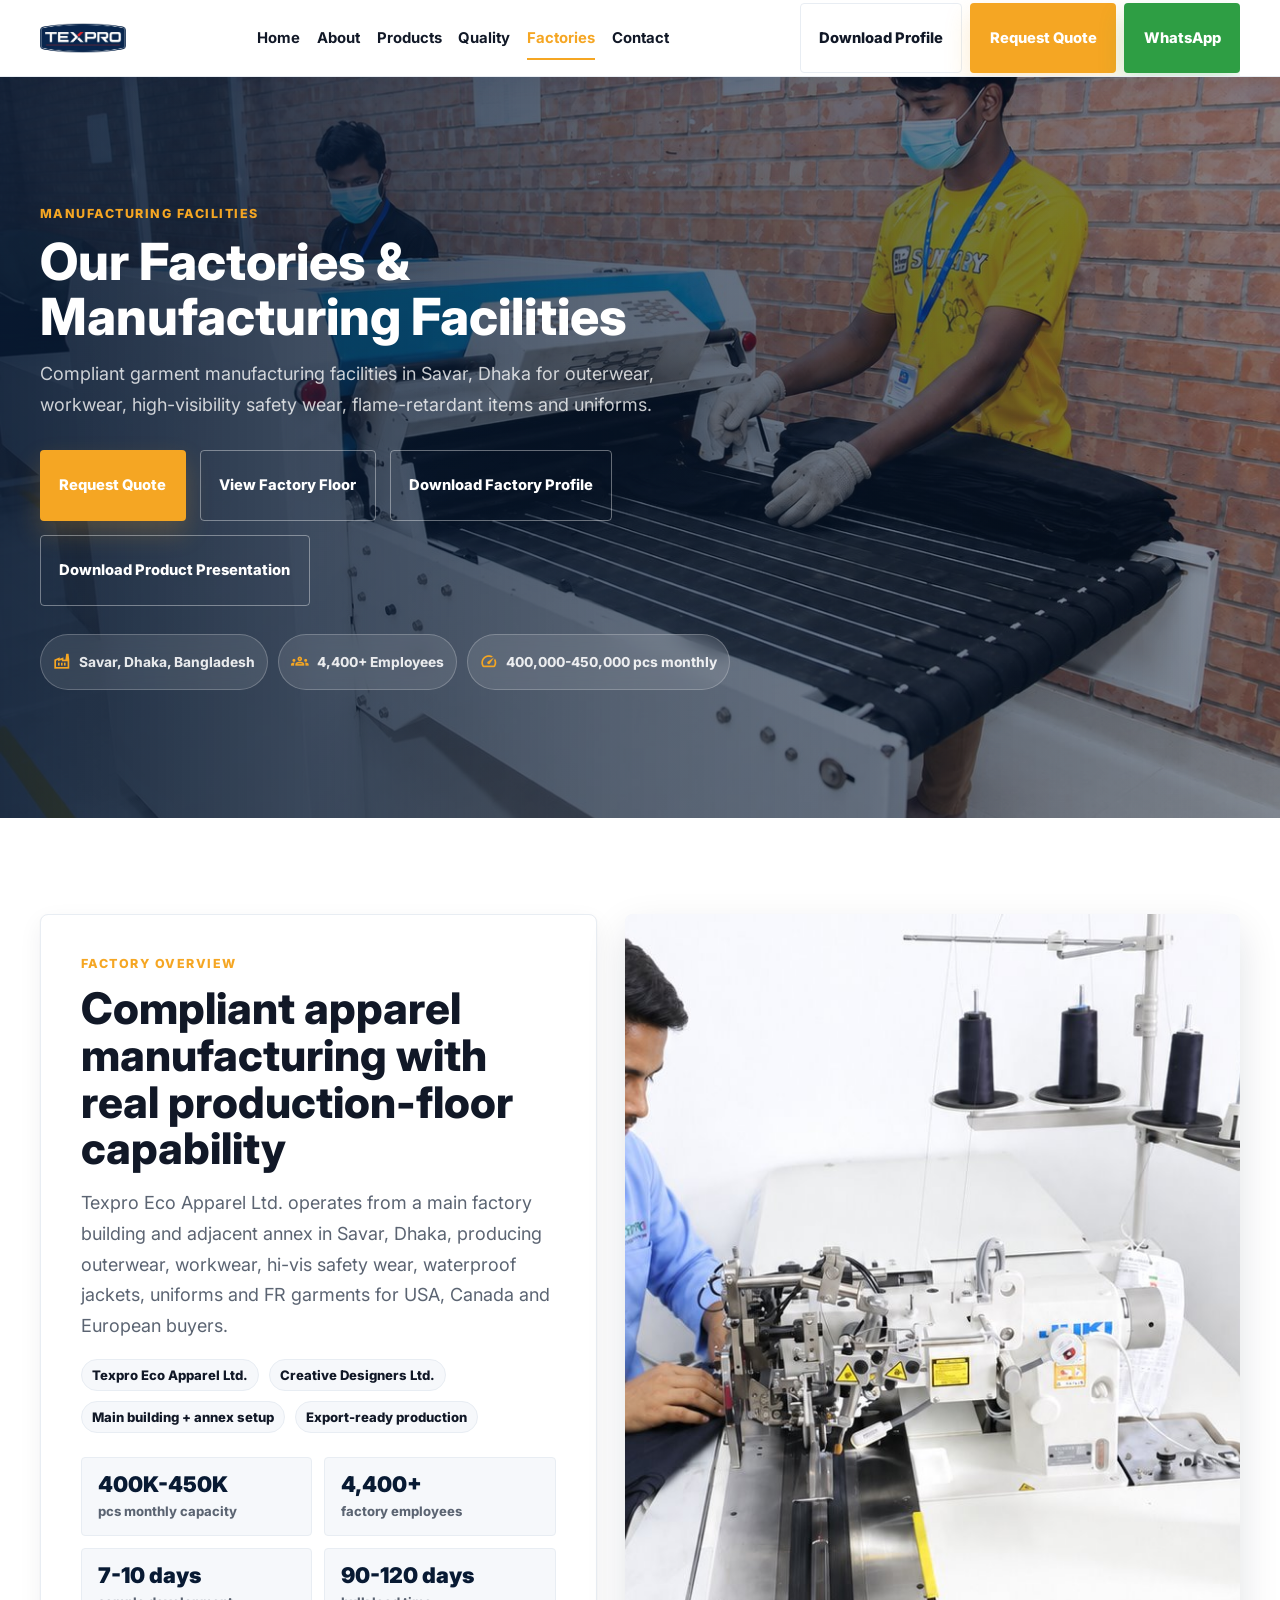
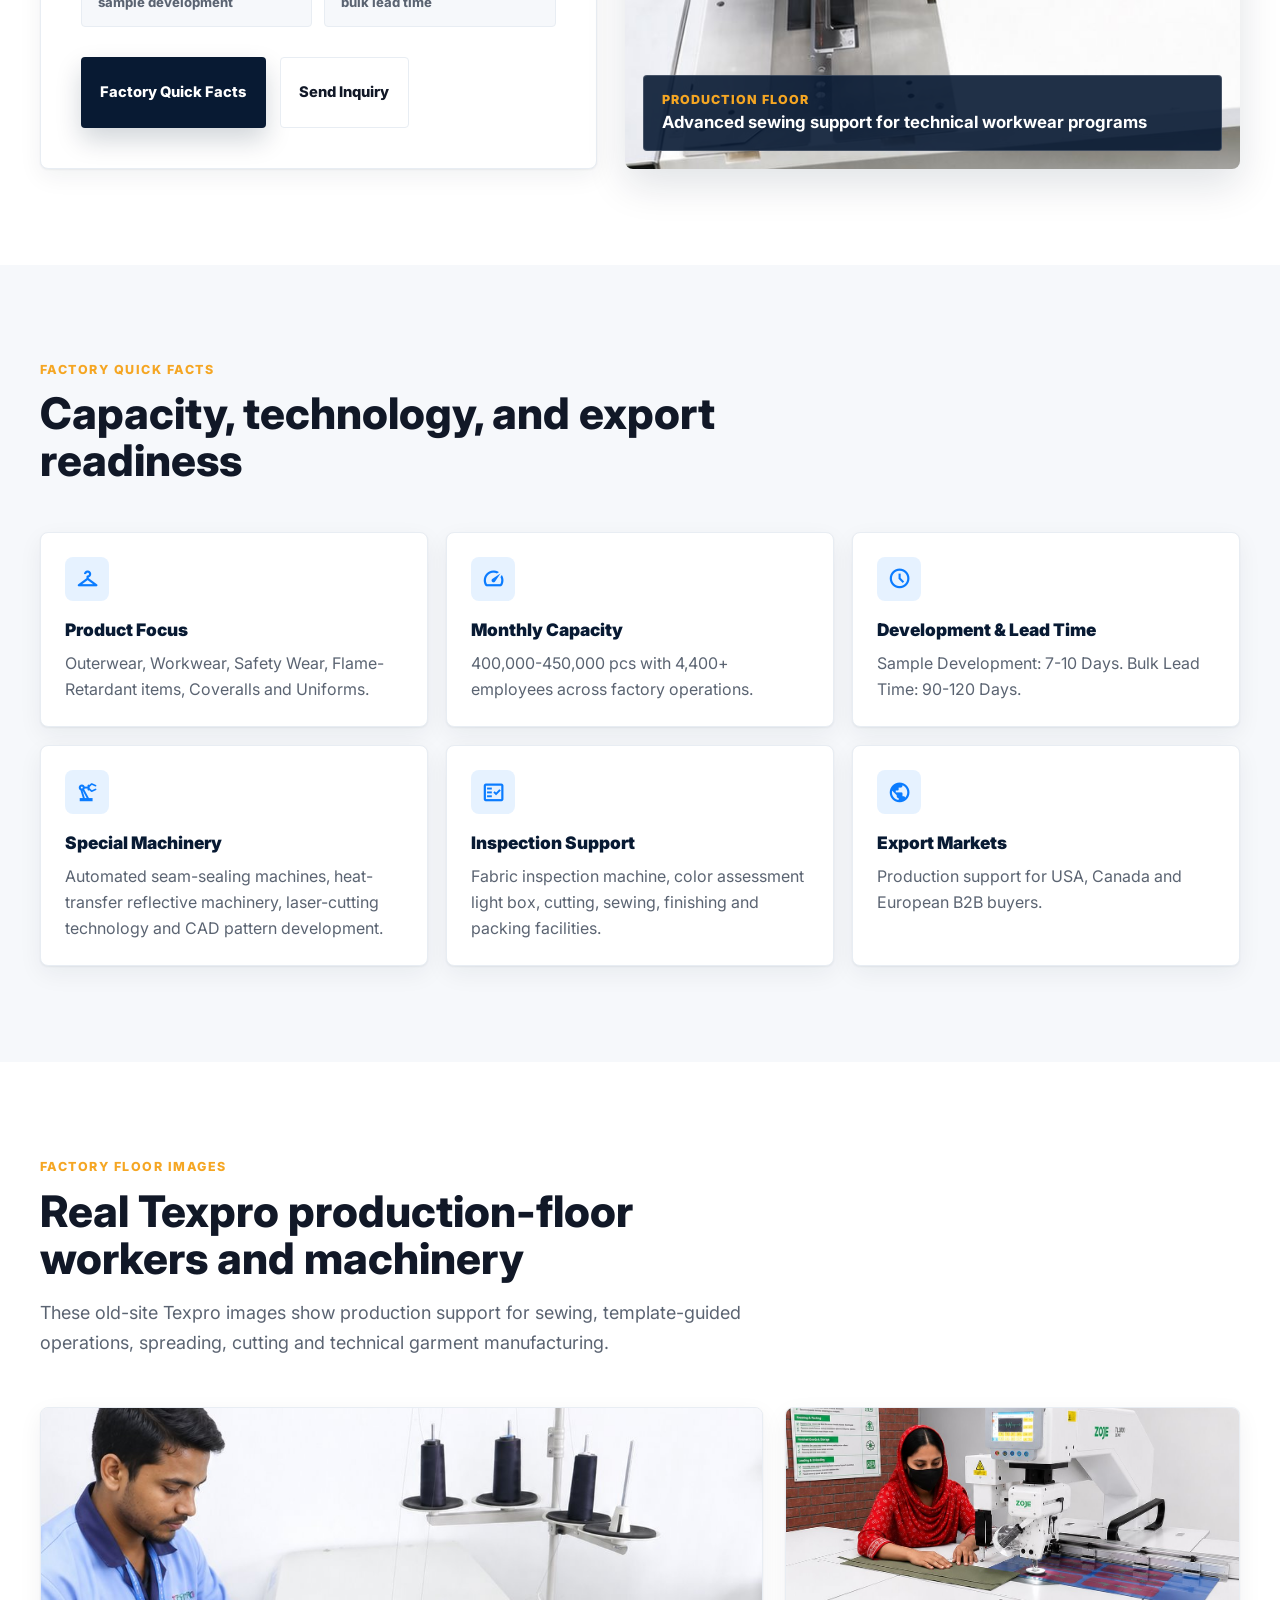
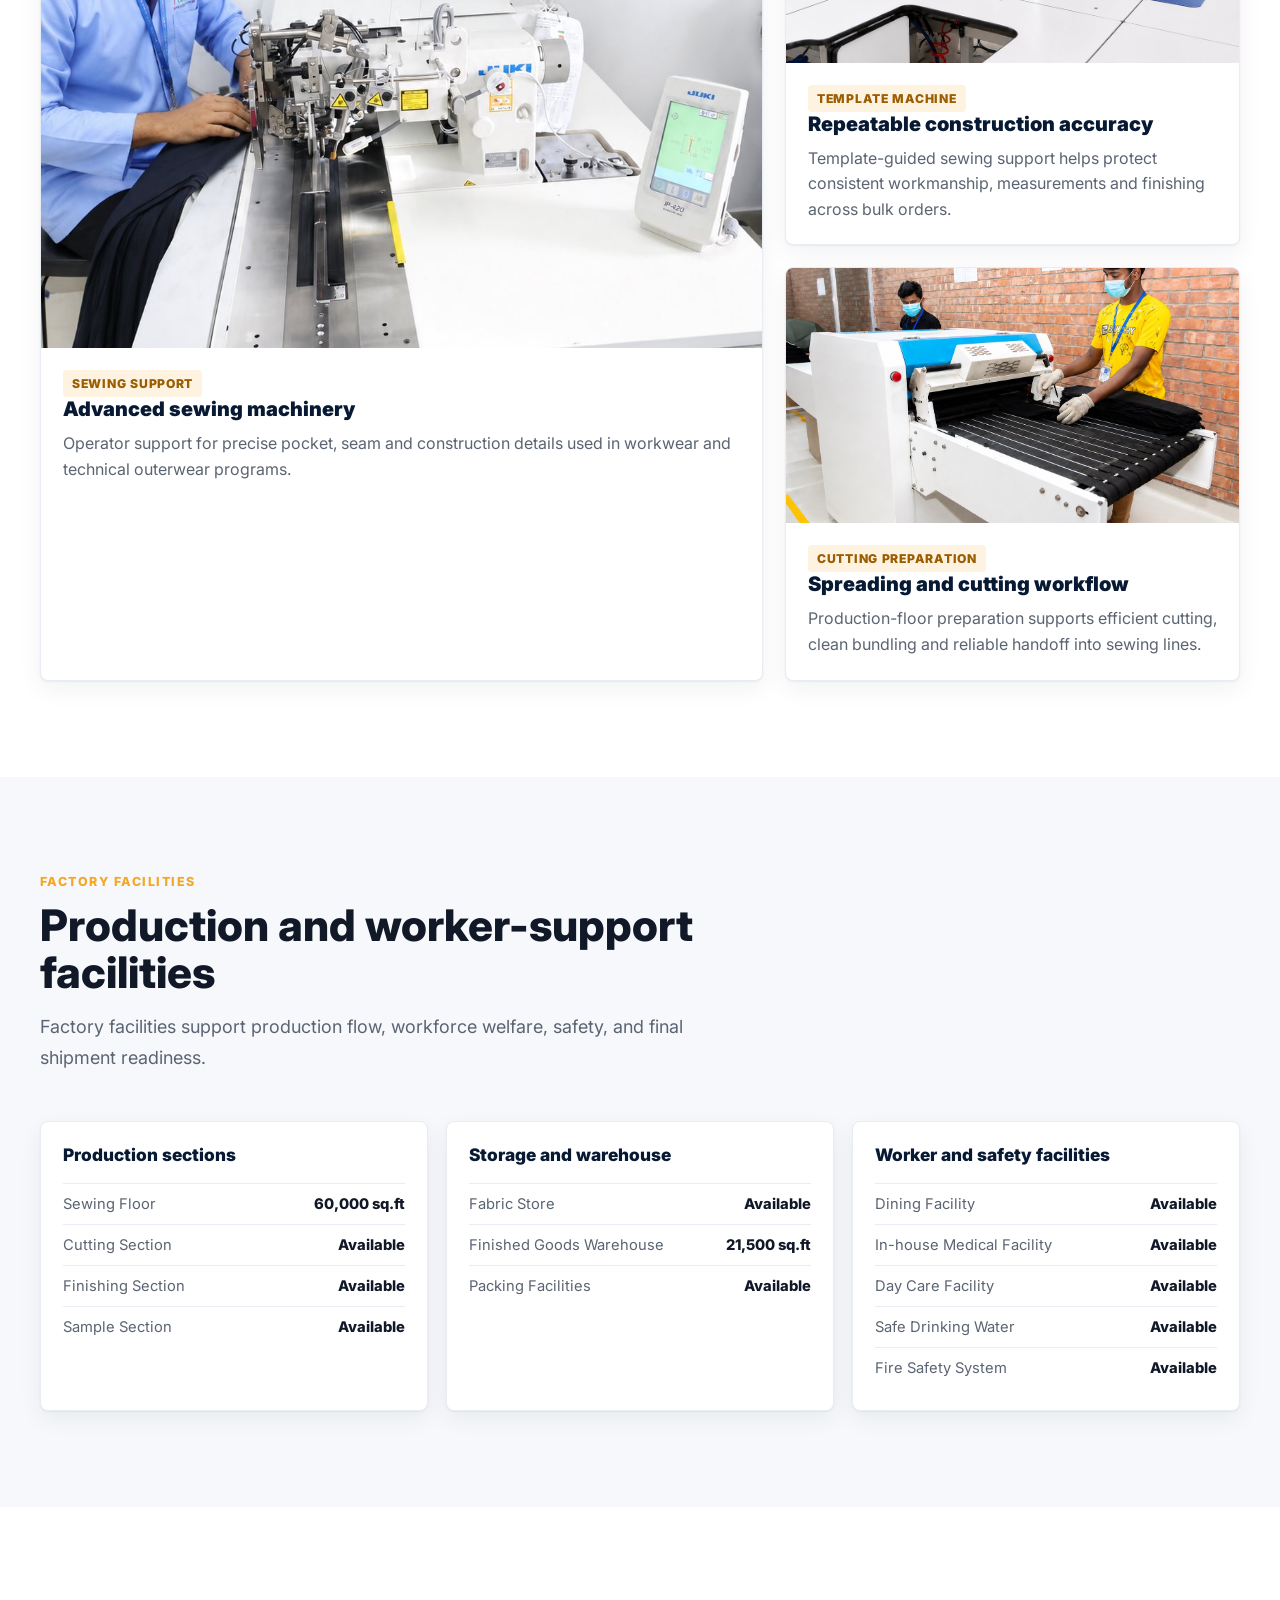
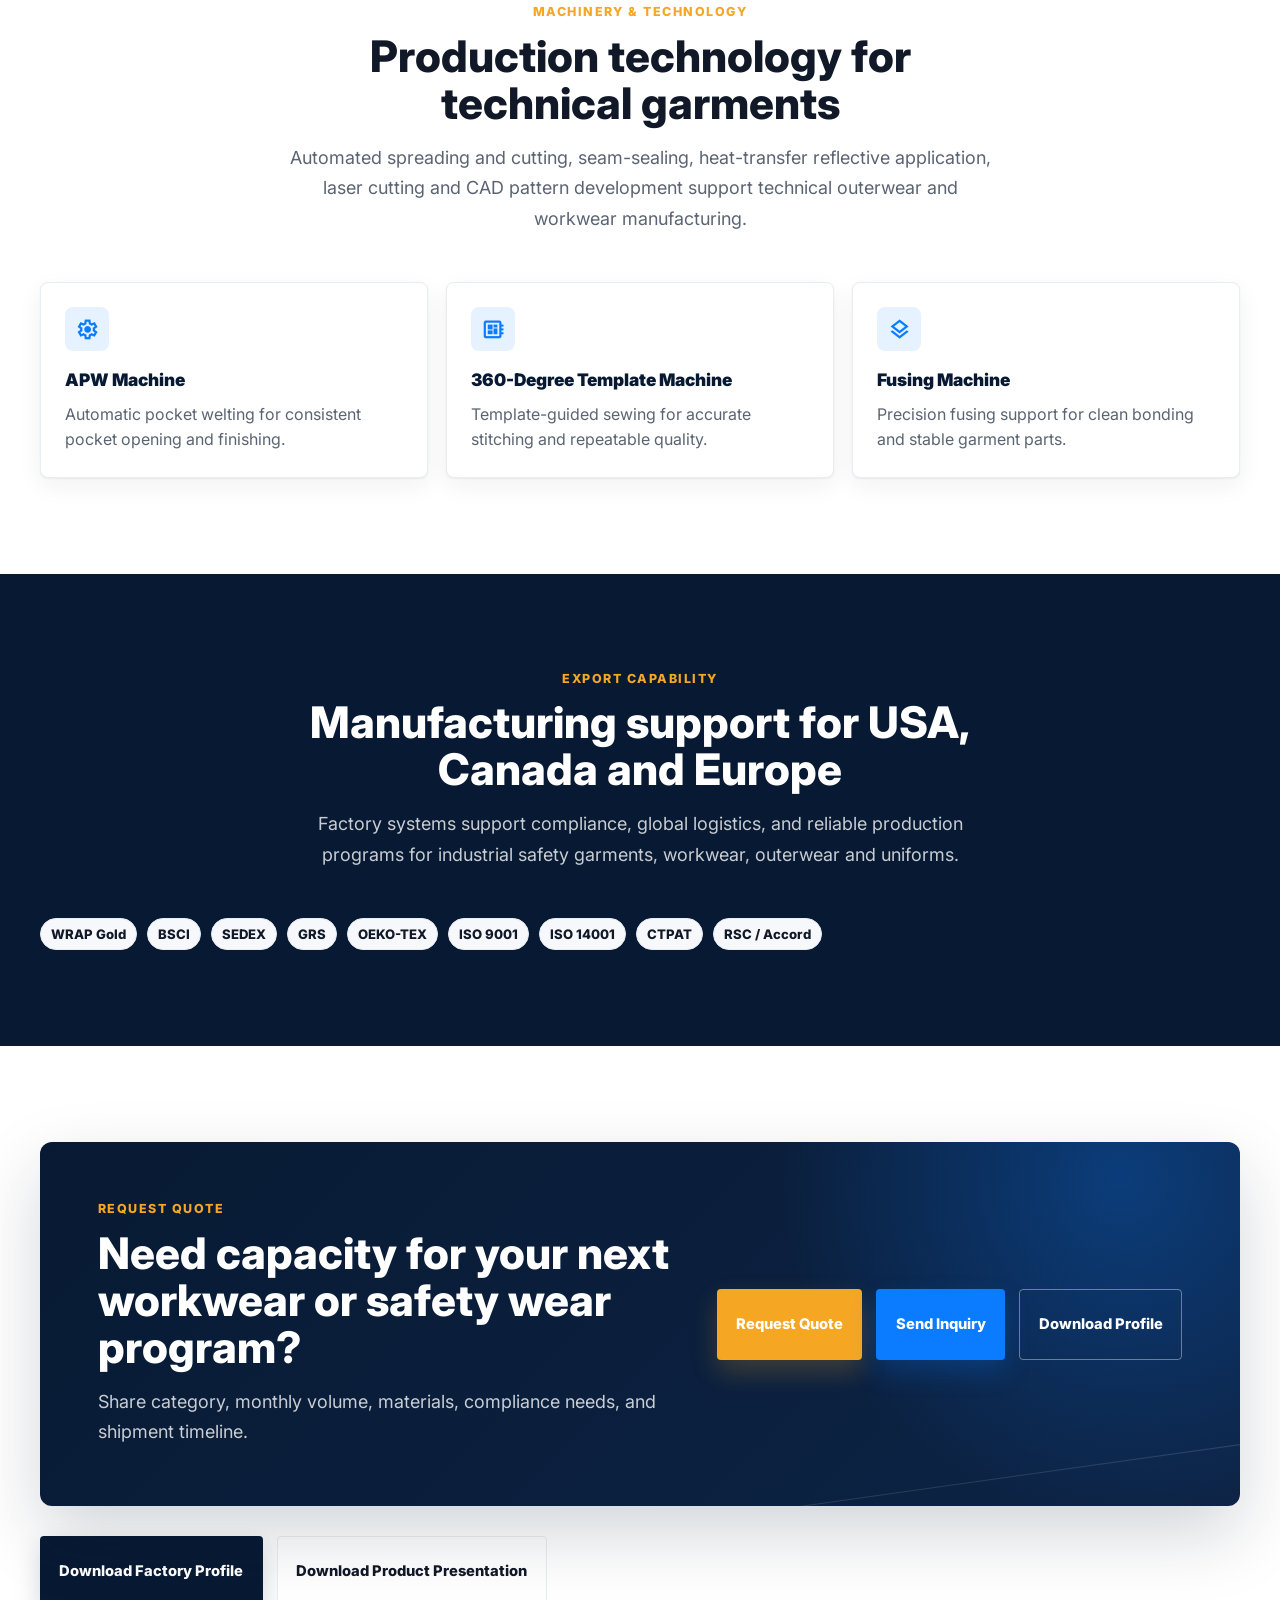
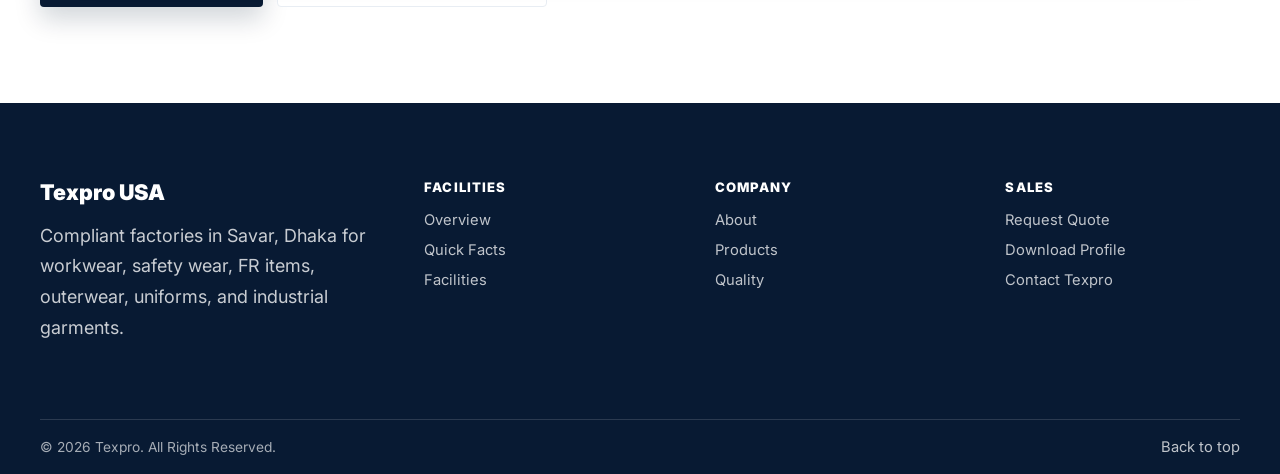
<file: manufacturing_facilities_desktop/code.html>
<!DOCTYPE html>
<html lang="en">
<head>
<meta charset="utf-8"/>
<meta content="width=device-width, initial-scale=1.0" name="viewport"/>
<title>Texpro Factories | Workwear, Safety Wear, Flame-Retardant &amp; Outerwear Manufacturer Bangladesh</title>
<meta name="description" content="Texpro Eco Apparel Ltd operates compliant garment manufacturing facilities in Bangladesh for High-Visibility Safety Wear, Workwear, Waterproof Outerwear, Flame-Retardant, Uniforms, Coveralls and Industrial Safety Garments."/>
<link href="https://fonts.googleapis.com/css2?family=Inter:wght@400;600;700;800;900&amp;display=swap" rel="stylesheet"/>
<link href="https://fonts.googleapis.com/css2?family=Material+Symbols+Outlined:wght,FILL@100..700,0..1&amp;display=swap" rel="stylesheet"/>
<link href="../assets/css/texpro-design-system.css" rel="stylesheet"/>
</head>
<body class="tx-page tx-desktop-page">
<header class="tx-navbar"><div class="tx-container--wide tx-navbar__inner"><a class="tx-navbar__brand" href="../texpro_usa_home_desktop/code.html" aria-label="Texpro USA home"><img class="tx-brand-logo" src="../assets/images/New%20Texpro%20Logo.png" alt="Texpro"/></a><nav aria-label="Primary navigation"><ul class="tx-navbar__links"><li><a class="tx-navbar__link" href="../texpro_usa_home_desktop/code.html">Home</a></li><li><a class="tx-navbar__link" href="../about_texpro_usa_desktop/code.html">About</a></li><li><a class="tx-navbar__link" href="../executive_garment_manufacturing/code.html">Products</a></li><li><a class="tx-navbar__link" href="../quality_assurance_excellence_desktop/code.html">Quality</a></li><li><a class="tx-navbar__link is-active" href="#factories">Factories</a></li><li><a class="tx-navbar__link" href="../contact_request_quote_desktop/code.html">Contact</a></li></ul></nav><div class="tx-navbar__actions"><a class="tx-btn tx-btn--outline" href="../contact_request_quote_desktop/code.html">Download Profile</a><a class="tx-btn tx-btn--primary" href="../contact_request_quote_desktop/code.html">Request Quote</a><a class="tx-btn tx-btn--whatsapp" href="../contact_request_quote_desktop/code.html">WhatsApp</a></div></div></header>
<main>
<section class="tx-hero tx-hero--compact" id="top">
<div class="tx-hero__media tx-hero__media--bg" data-alt="Texpro factory workers operating spreading and cutting equipment" style="background-image: url('../assets/images/texpro-old/factory/factory-spreading-worker.jpg')"></div>
<div class="tx-hero__overlay"></div>
<div class="tx-container--wide"><div class="tx-hero__content">
<p class="tx-eyebrow">Manufacturing facilities</p>
<h1 class="tx-heading-xl">Our Factories &amp; Manufacturing Facilities</h1>
<p class="tx-copy">Compliant garment manufacturing facilities in Savar, Dhaka for outerwear, workwear, high-visibility safety wear, flame-retardant items and uniforms.</p>
<div class="tx-hero__actions"><a class="tx-btn tx-btn--primary" href="../contact_request_quote_desktop/code.html">Request Quote</a><a class="tx-btn tx-btn--ghost" href="#factory-floor">View Factory Floor</a><a class="tx-btn tx-btn--ghost" href="../contact_request_quote_desktop/code.html">Download Factory Profile</a><a class="tx-btn tx-btn--ghost" href="../contact_request_quote_desktop/code.html">Download Product Presentation</a></div>
<div class="tx-badge-row"><span class="tx-trust-badge"><span class="material-symbols-outlined">factory</span>Savar, Dhaka, Bangladesh</span><span class="tx-trust-badge"><span class="material-symbols-outlined">groups</span>4,400+ Employees</span><span class="tx-trust-badge"><span class="material-symbols-outlined">speed</span>400,000-450,000 pcs monthly</span></div>
</div></div>
</section>

<section class="tx-section tx-section--white" id="overview">
<div class="tx-container">
<div class="tx-factory-showcase">
<div class="tx-factory-showcase__panel">
<p class="tx-eyebrow">Factory overview</p>
<h2 class="tx-heading-lg">Compliant apparel manufacturing with real production-floor capability</h2>
<p class="tx-copy">Texpro Eco Apparel Ltd. operates from a main factory building and adjacent annex in Savar, Dhaka, producing outerwear, workwear, hi-vis safety wear, waterproof jackets, uniforms and FR garments for USA, Canada and European buyers.</p>
<ul class="tx-cert-pills"><li class="tx-cert-pill">Texpro Eco Apparel Ltd.</li><li class="tx-cert-pill">Creative Designers Ltd.</li><li class="tx-cert-pill">Main building + annex setup</li><li class="tx-cert-pill">Export-ready production</li></ul>
<div class="tx-factory-metric-strip">
<span><strong>400K-450K</strong><small>pcs monthly capacity</small></span>
<span><strong>4,400+</strong><small>factory employees</small></span>
<span><strong>7-10 days</strong><small>sample development</small></span>
<span><strong>90-120 days</strong><small>bulk lead time</small></span>
</div>
<div class="tx-cta-row"><a class="tx-btn tx-btn--dark" href="#quick-facts">Factory Quick Facts</a><a class="tx-btn tx-btn--outline" href="../contact_request_quote_desktop/code.html">Send Inquiry</a></div>
</div>
<figure class="tx-factory-showcase__media">
<img src="../assets/images/texpro-old/factory/factory-apw-sewing-worker.jpg" alt="Texpro worker operating advanced sewing machinery" loading="lazy"/>
<figcaption><span>Production floor</span><strong>Advanced sewing support for technical workwear programs</strong></figcaption>
</figure>
</div>
</div>
</section>

<section class="tx-section tx-section--soft" id="quick-facts">
<div class="tx-container"><div class="tx-section-header"><p class="tx-eyebrow">Factory Quick Facts</p><h2 class="tx-heading-lg">Capacity, technology, and export readiness</h2></div>
<div class="tx-icon-grid">
<article class="tx-icon-card"><span class="tx-icon-card__icon"><span class="material-symbols-outlined">checkroom</span></span><h3 class="tx-icon-card__title">Product Focus</h3><p class="tx-icon-card__copy">Outerwear, Workwear, Safety Wear, Flame-Retardant items, Coveralls and Uniforms.</p></article>
<article class="tx-icon-card"><span class="tx-icon-card__icon"><span class="material-symbols-outlined">speed</span></span><h3 class="tx-icon-card__title">Monthly Capacity</h3><p class="tx-icon-card__copy">400,000-450,000 pcs with 4,400+ employees across factory operations.</p></article>
<article class="tx-icon-card"><span class="tx-icon-card__icon"><span class="material-symbols-outlined">schedule</span></span><h3 class="tx-icon-card__title">Development &amp; Lead Time</h3><p class="tx-icon-card__copy">Sample Development: 7-10 Days. Bulk Lead Time: 90-120 Days.</p></article>
<article class="tx-icon-card"><span class="tx-icon-card__icon"><span class="material-symbols-outlined">precision_manufacturing</span></span><h3 class="tx-icon-card__title">Special Machinery</h3><p class="tx-icon-card__copy">Automated seam-sealing machines, heat-transfer reflective machinery, laser-cutting technology and CAD pattern development.</p></article>
<article class="tx-icon-card"><span class="tx-icon-card__icon"><span class="material-symbols-outlined">fact_check</span></span><h3 class="tx-icon-card__title">Inspection Support</h3><p class="tx-icon-card__copy">Fabric inspection machine, color assessment light box, cutting, sewing, finishing and packing facilities.</p></article>
<article class="tx-icon-card"><span class="tx-icon-card__icon"><span class="material-symbols-outlined">public</span></span><h3 class="tx-icon-card__title">Export Markets</h3><p class="tx-icon-card__copy">Production support for USA, Canada and European B2B buyers.</p></article>
</div></div>
</section>

<section class="tx-section tx-section--white" id="factory-floor">
<div class="tx-container">
<div class="tx-section-header"><p class="tx-eyebrow">Factory floor images</p><h2 class="tx-heading-lg">Real Texpro production-floor workers and machinery</h2><p class="tx-copy">These old-site Texpro images show production support for sewing, template-guided operations, spreading, cutting and technical garment manufacturing.</p></div>
<div class="tx-factory-worker-grid tx-factory-worker-grid--feature">
<article class="tx-card tx-factory-worker-card"><div class="tx-factory-worker-card__media"><img src="../assets/images/texpro-old/factory/factory-apw-sewing-worker.jpg" alt="Texpro worker using APW sewing machinery" loading="lazy"/></div><div class="tx-factory-worker-card__body"><span class="tx-factory-card__tag">Sewing support</span><h3 class="tx-factory-card__title">Advanced sewing machinery</h3><p class="tx-factory-card__copy">Operator support for precise pocket, seam and construction details used in workwear and technical outerwear programs.</p></div></article>
<article class="tx-card tx-factory-worker-card"><div class="tx-factory-worker-card__media"><img src="../assets/images/texpro-old/factory/factory-template-machine-worker.jpg" alt="Texpro worker using template machine" loading="lazy"/></div><div class="tx-factory-worker-card__body"><span class="tx-factory-card__tag">Template machine</span><h3 class="tx-factory-card__title">Repeatable construction accuracy</h3><p class="tx-factory-card__copy">Template-guided sewing support helps protect consistent workmanship, measurements and finishing across bulk orders.</p></div></article>
<article class="tx-card tx-factory-worker-card"><div class="tx-factory-worker-card__media"><img src="../assets/images/texpro-old/factory/factory-spreading-worker.jpg" alt="Texpro factory workers operating fabric spreading equipment" loading="lazy"/></div><div class="tx-factory-worker-card__body"><span class="tx-factory-card__tag">Cutting preparation</span><h3 class="tx-factory-card__title">Spreading and cutting workflow</h3><p class="tx-factory-card__copy">Production-floor preparation supports efficient cutting, clean bundling and reliable handoff into sewing lines.</p></div></article>
</div>
</div>
</section>

<section class="tx-section tx-section--soft" id="factories">
<div class="tx-container"><div class="tx-section-header"><p class="tx-eyebrow">Factory Facilities</p><h2 class="tx-heading-lg">Production and worker-support facilities</h2><p class="tx-copy">Factory facilities support production flow, workforce welfare, safety, and final shipment readiness.</p></div>
<div class="tx-cert-grid">
<article class="tx-card tx-cert-card"><h3 class="tx-cert-card__title">Production sections</h3><ul class="tx-spec-list"><li class="tx-spec-list__item"><span>Sewing Floor</span><span class="tx-spec-list__value">60,000 sq.ft</span></li><li class="tx-spec-list__item"><span>Cutting Section</span><span class="tx-spec-list__value">Available</span></li><li class="tx-spec-list__item"><span>Finishing Section</span><span class="tx-spec-list__value">Available</span></li><li class="tx-spec-list__item"><span>Sample Section</span><span class="tx-spec-list__value">Available</span></li></ul></article>
<article class="tx-card tx-cert-card"><h3 class="tx-cert-card__title">Storage and warehouse</h3><ul class="tx-spec-list"><li class="tx-spec-list__item"><span>Fabric Store</span><span class="tx-spec-list__value">Available</span></li><li class="tx-spec-list__item"><span>Finished Goods Warehouse</span><span class="tx-spec-list__value">21,500 sq.ft</span></li><li class="tx-spec-list__item"><span>Packing Facilities</span><span class="tx-spec-list__value">Available</span></li></ul></article>
<article class="tx-card tx-cert-card"><h3 class="tx-cert-card__title">Worker and safety facilities</h3><ul class="tx-spec-list"><li class="tx-spec-list__item"><span>Dining Facility</span><span class="tx-spec-list__value">Available</span></li><li class="tx-spec-list__item"><span>In-house Medical Facility</span><span class="tx-spec-list__value">Available</span></li><li class="tx-spec-list__item"><span>Day Care Facility</span><span class="tx-spec-list__value">Available</span></li><li class="tx-spec-list__item"><span>Safe Drinking Water</span><span class="tx-spec-list__value">Available</span></li><li class="tx-spec-list__item"><span>Fire Safety System</span><span class="tx-spec-list__value">Available</span></li></ul></article>
</div></div>
</section>

<section class="tx-section tx-section--white" id="machinery">
<div class="tx-container"><div class="tx-section-header tx-section-header--center"><p class="tx-eyebrow">Machinery &amp; Technology</p><h2 class="tx-heading-lg">Production technology for technical garments</h2><p class="tx-copy">Automated spreading and cutting, seam-sealing, heat-transfer reflective application, laser cutting and CAD pattern development support technical outerwear and workwear manufacturing.</p></div>
<div class="tx-icon-grid">
<article class="tx-icon-card"><span class="tx-icon-card__icon"><span class="material-symbols-outlined">settings</span></span><h3 class="tx-icon-card__title">APW Machine</h3><p class="tx-icon-card__copy">Automatic pocket welting for consistent pocket opening and finishing.</p></article>
<article class="tx-icon-card"><span class="tx-icon-card__icon"><span class="material-symbols-outlined">developer_board</span></span><h3 class="tx-icon-card__title">360-Degree Template Machine</h3><p class="tx-icon-card__copy">Template-guided sewing for accurate stitching and repeatable quality.</p></article>
<article class="tx-icon-card"><span class="tx-icon-card__icon"><span class="material-symbols-outlined">layers</span></span><h3 class="tx-icon-card__title">Fusing Machine</h3><p class="tx-icon-card__copy">Precision fusing support for clean bonding and stable garment parts.</p></article>
</div></div>
</section>

<section class="tx-section tx-section--navy" id="export">
<div class="tx-container"><div class="tx-section-header tx-section-header--center"><p class="tx-eyebrow">Export capability</p><h2 class="tx-heading-lg">Manufacturing support for USA, Canada and Europe</h2><p class="tx-copy">Factory systems support compliance, global logistics, and reliable production programs for industrial safety garments, workwear, outerwear and uniforms.</p></div>
<ul class="tx-cert-pills"><li class="tx-cert-pill">WRAP Gold</li><li class="tx-cert-pill">BSCI</li><li class="tx-cert-pill">SEDEX</li><li class="tx-cert-pill">GRS</li><li class="tx-cert-pill">OEKO-TEX</li><li class="tx-cert-pill">ISO 9001</li><li class="tx-cert-pill">ISO 14001</li><li class="tx-cert-pill">CTPAT</li><li class="tx-cert-pill">RSC / Accord</li></ul>
</div>
</section>

<section class="tx-section tx-section--white" id="request-quote"><div class="tx-container"><div class="tx-cta-banner"><div class="tx-cta-banner__inner"><div><p class="tx-eyebrow">Request Quote</p><h2 class="tx-heading-lg">Need capacity for your next workwear or safety wear program?</h2><p class="tx-copy">Share category, monthly volume, materials, compliance needs, and shipment timeline.</p></div><div class="tx-cta-row"><a class="tx-btn tx-btn--primary" href="../contact_request_quote_desktop/code.html">Request Quote</a><a class="tx-btn tx-btn--blue" href="../contact_request_quote_desktop/code.html">Send Inquiry</a><a class="tx-btn tx-btn--ghost" href="../contact_request_quote_desktop/code.html">Download Profile</a></div></div></div><div class="tx-cta-row"><a class="tx-btn tx-btn--dark" href="../contact_request_quote_desktop/code.html">Download Factory Profile</a><a class="tx-btn tx-btn--outline" href="../contact_request_quote_desktop/code.html">Download Product Presentation</a></div></div></section>
</main>
<footer class="tx-footer"><div class="tx-container tx-footer__grid"><div><p class="tx-footer__brand">Texpro USA</p><p class="tx-copy">Compliant factories in Savar, Dhaka for workwear, safety wear, FR items, outerwear, uniforms, and industrial garments.</p></div><div><h2 class="tx-footer__heading">Facilities</h2><ul class="tx-footer__links"><li><a class="tx-footer__link" href="#overview">Overview</a></li><li><a class="tx-footer__link" href="#quick-facts">Quick Facts</a></li><li><a class="tx-footer__link" href="#factories">Facilities</a></li></ul></div><div><h2 class="tx-footer__heading">Company</h2><ul class="tx-footer__links"><li><a class="tx-footer__link" href="../about_texpro_usa_desktop/code.html">About</a></li><li><a class="tx-footer__link" href="../executive_garment_manufacturing/code.html">Products</a></li><li><a class="tx-footer__link" href="../quality_assurance_excellence_desktop/code.html">Quality</a></li></ul></div><div><h2 class="tx-footer__heading">Sales</h2><ul class="tx-footer__links"><li><a class="tx-footer__link" href="../contact_request_quote_desktop/code.html">Request Quote</a></li><li><a class="tx-footer__link" href="../contact_request_quote_desktop/code.html">Download Profile</a></li><li><a class="tx-footer__link" href="../contact_request_quote_desktop/code.html">Contact Texpro</a></li></ul></div></div><div class="tx-container tx-footer__bottom"><span>&copy; 2026 Texpro. All Rights Reserved.</span><a class="tx-footer__link" href="#top">Back to top</a></div></footer>
</body>
</html>
</file>
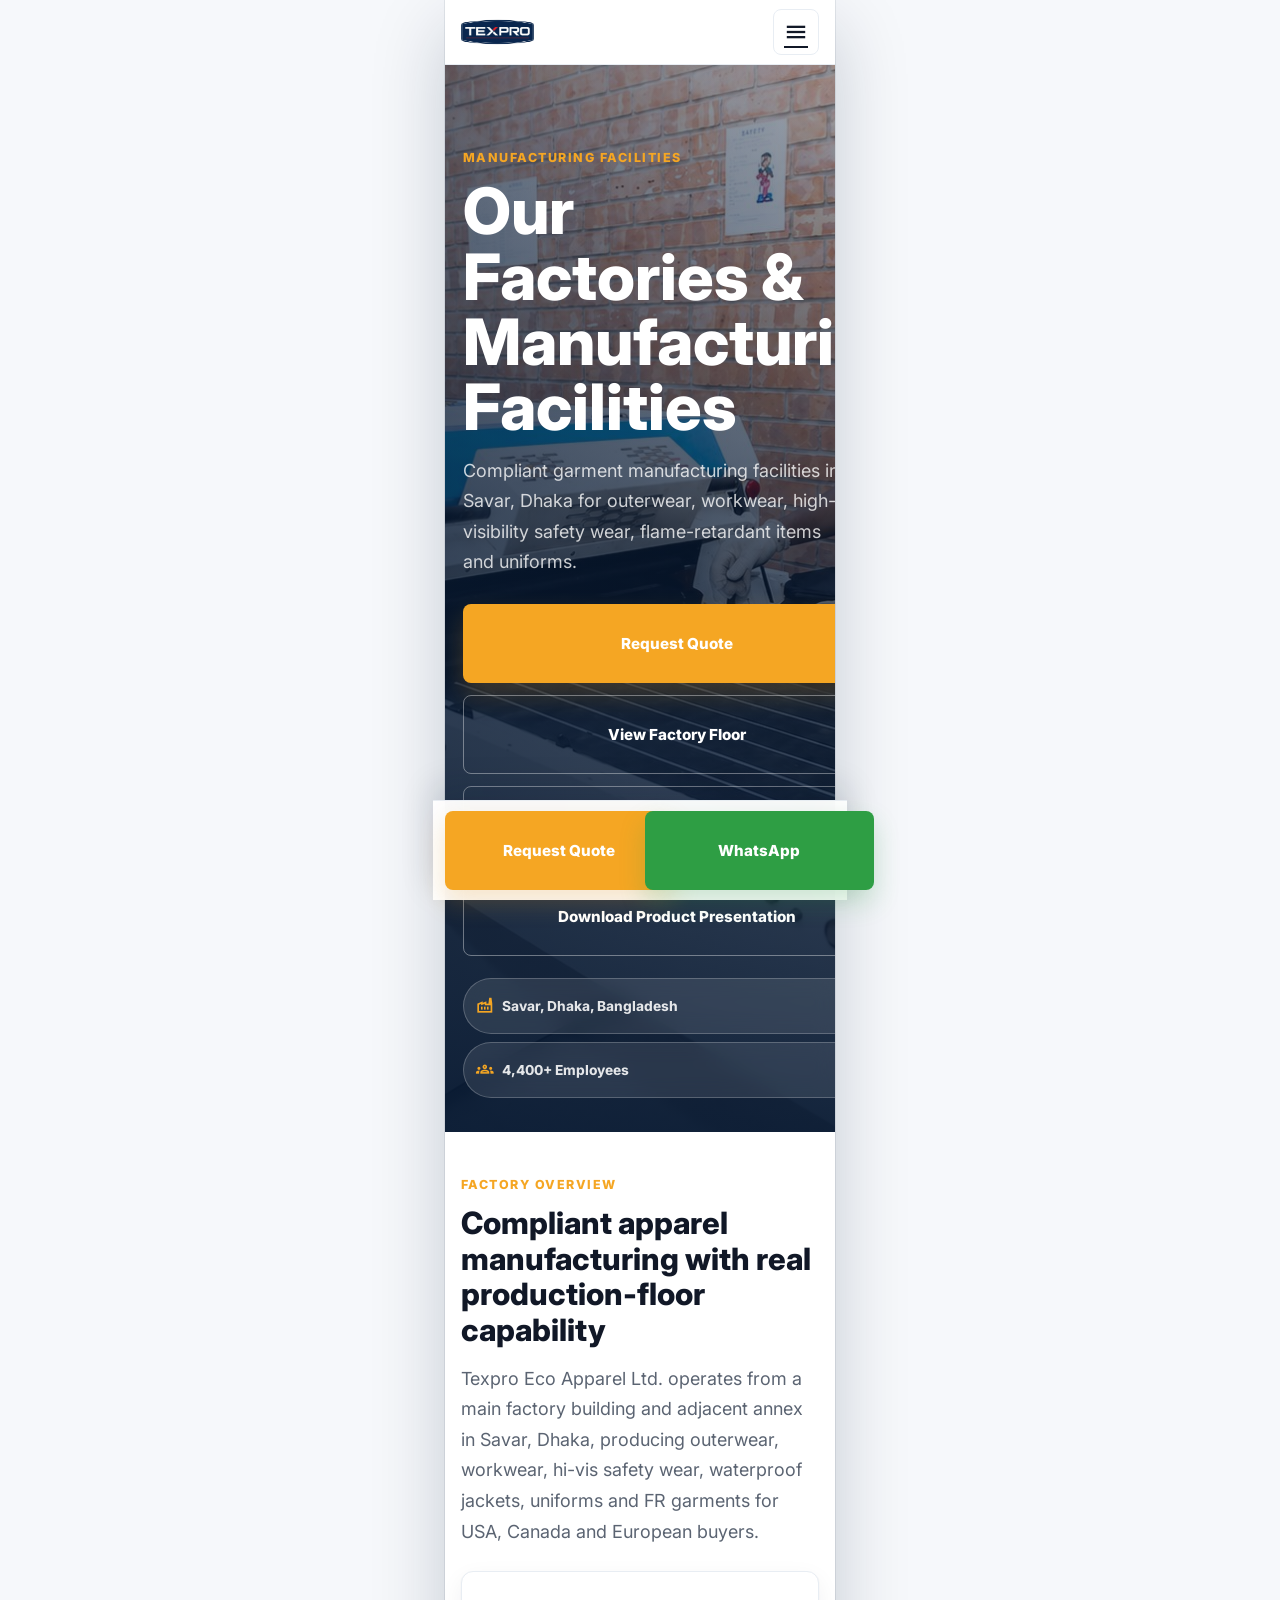
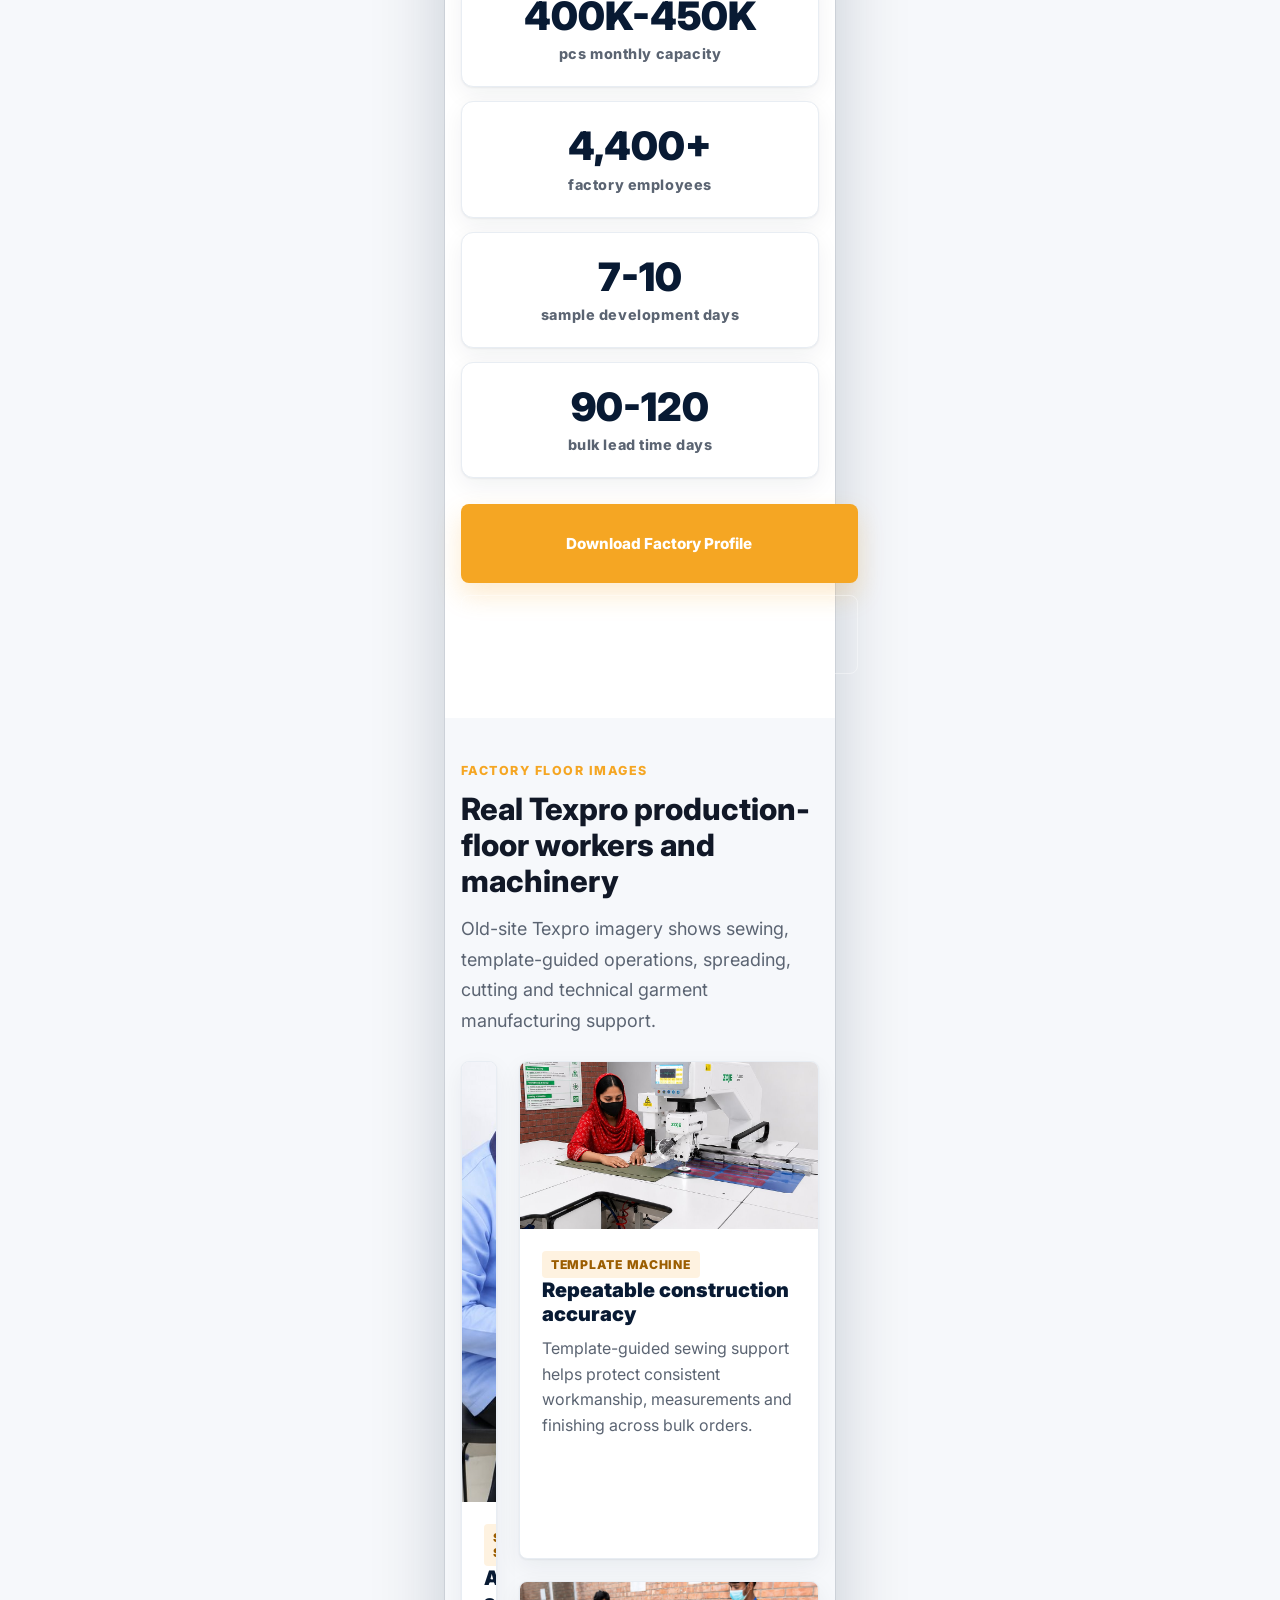
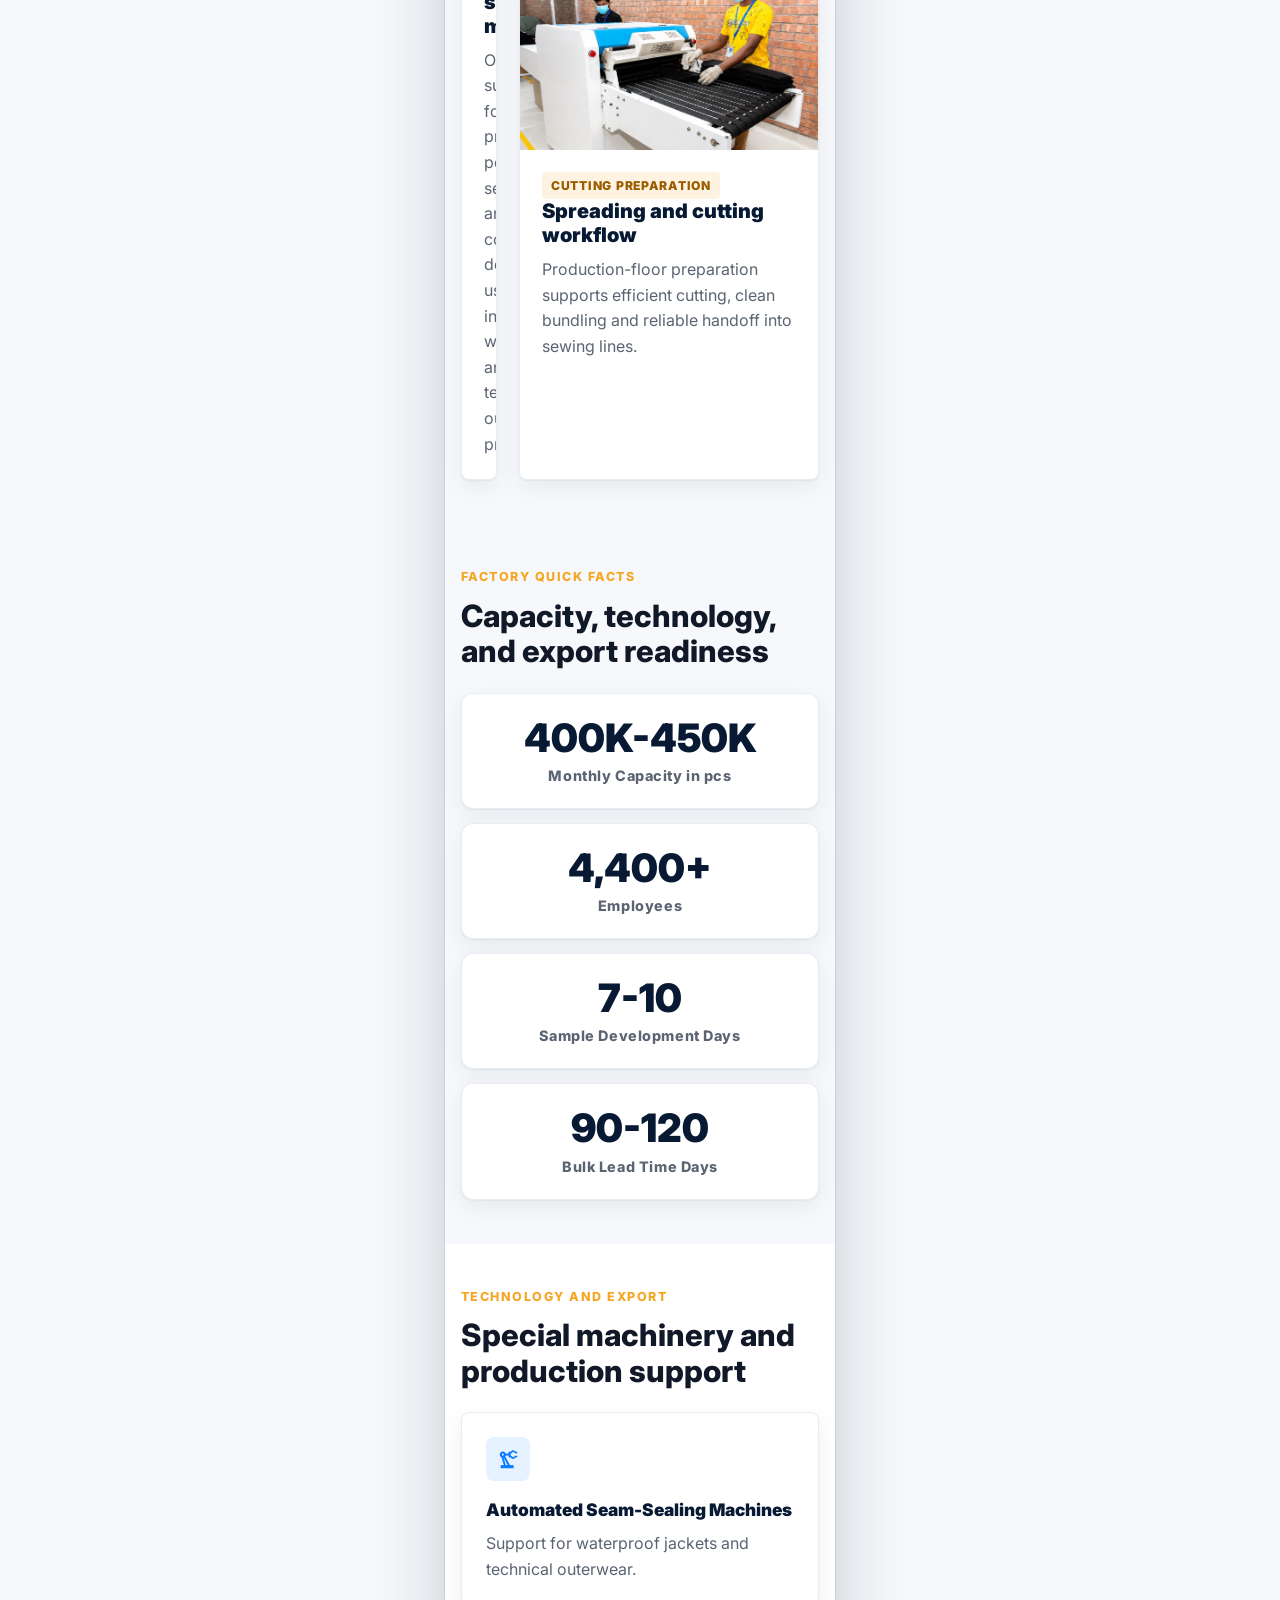
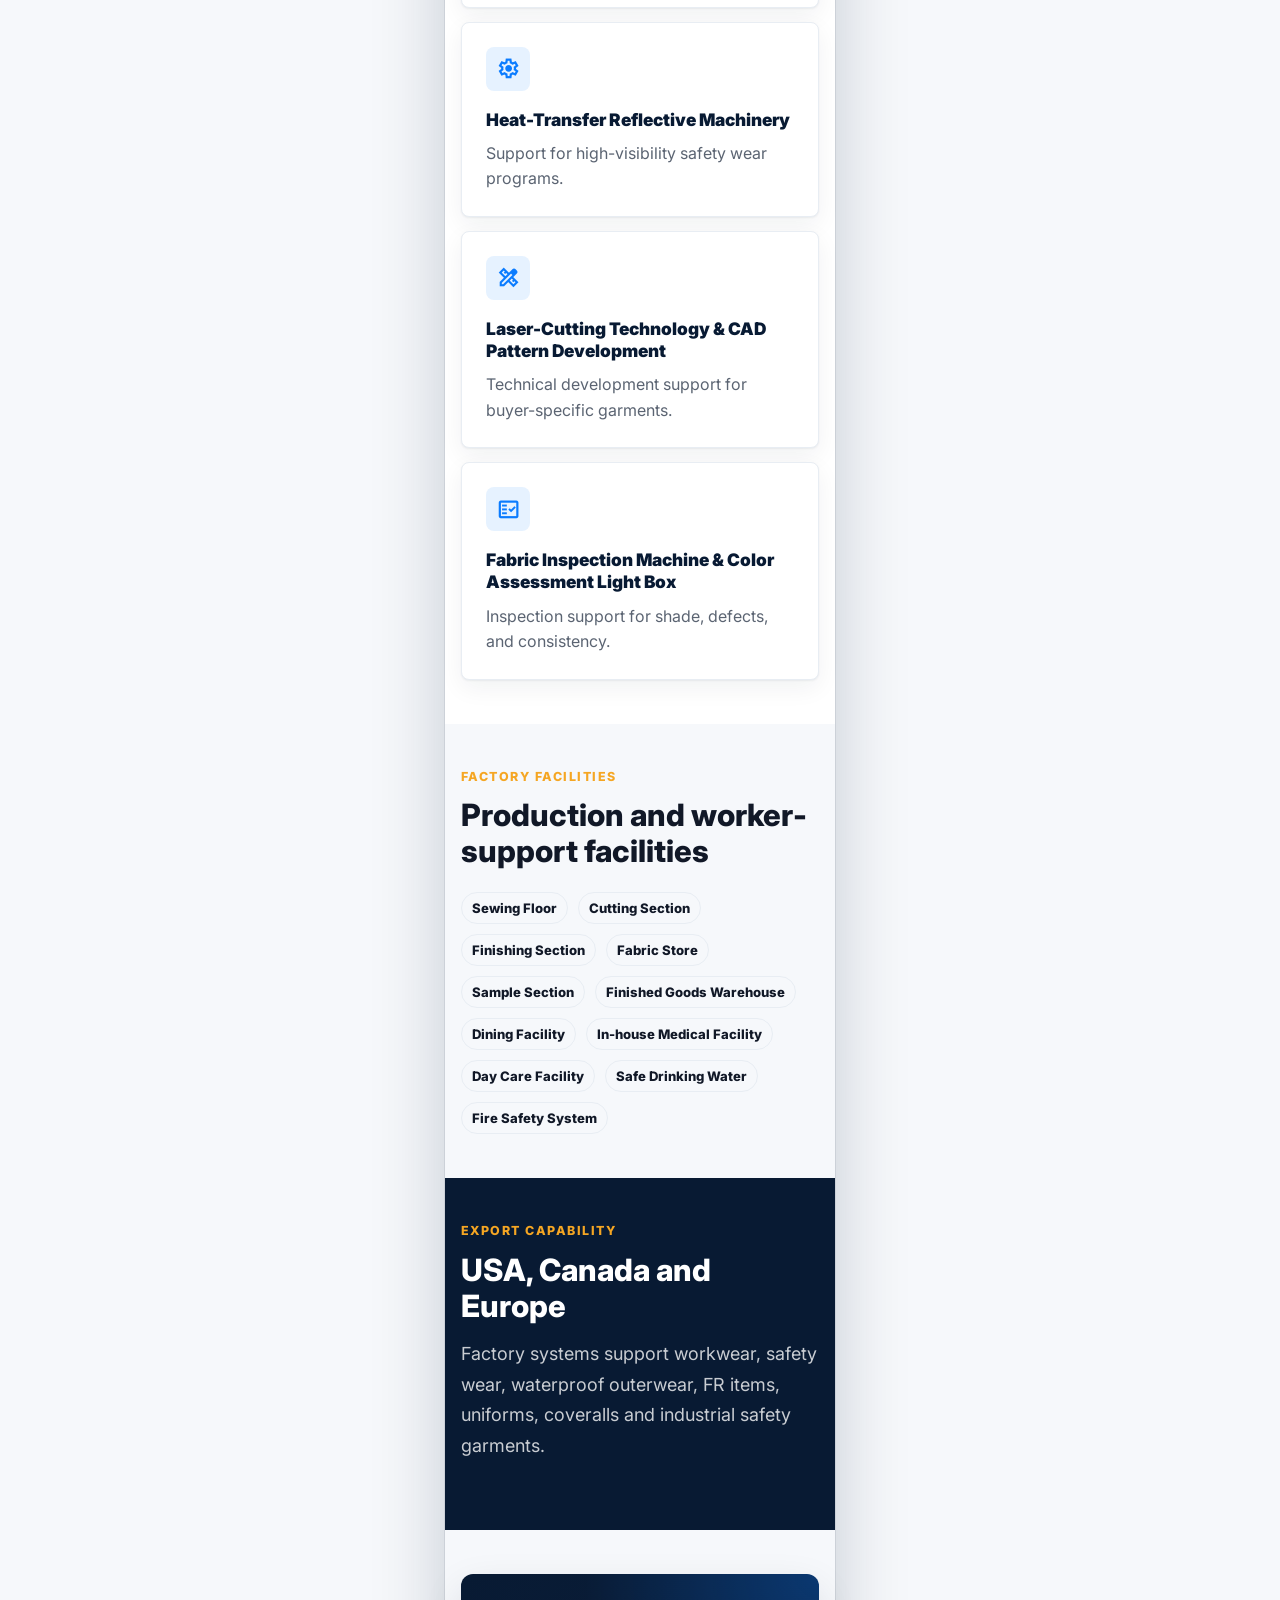
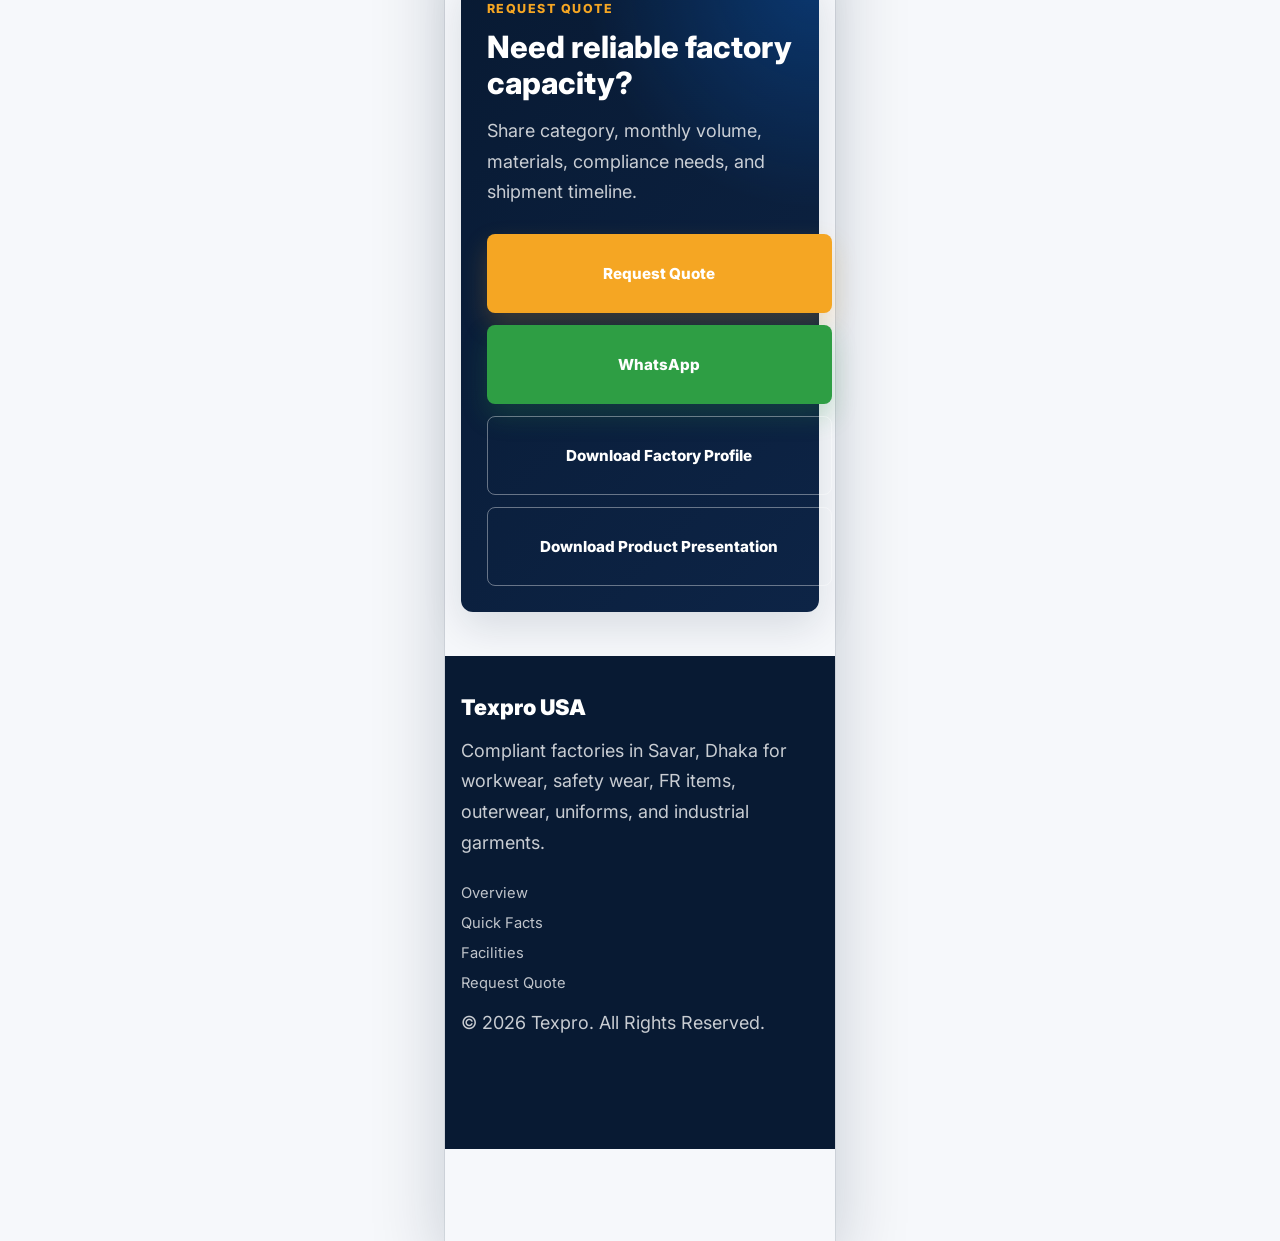
<file: manufacturing_facilities_mobile/code.html>
<!DOCTYPE html>
<html lang="en">
<head>
<meta charset="utf-8"/>
<meta content="width=device-width, initial-scale=1.0" name="viewport"/>
<title>Texpro Factories | Workwear, Safety Wear, Flame-Retardant &amp; Outerwear Manufacturer Bangladesh</title>
<meta name="description" content="Texpro Eco Apparel Ltd operates compliant garment manufacturing facilities in Bangladesh for High-Visibility Safety Wear, Workwear, Waterproof Outerwear, Flame-Retardant, Uniforms, Coveralls and Industrial Safety Garments."/>
<link href="https://fonts.googleapis.com/css2?family=Inter:wght@400;600;700;800;900&amp;display=swap" rel="stylesheet"/>
<link href="https://fonts.googleapis.com/css2?family=Material+Symbols+Outlined:wght,FILL@100..700,0..1&amp;display=swap" rel="stylesheet"/>
<link href="../assets/css/texpro-design-system.css" rel="stylesheet"/>
</head>
<body class="tx-page tx-mobile-page">
<header class="tx-mobile-header"><a class="tx-mobile-header__brand" href="../texpro_usa_home_mobile/code.html" aria-label="Texpro USA home"><img class="tx-brand-logo" src="../assets/images/New%20Texpro%20Logo.png" alt="Texpro"/></a><a class="tx-mobile-header__button" href="#overview" aria-label="Facilities menu"><span class="material-symbols-outlined">menu</span></a></header>
<main>
<section class="tx-mobile-hero" id="top"><div class="tx-mobile-hero__media" style="background-image: url('../assets/images/texpro-old/factory/factory-spreading-worker.jpg')"></div><div class="tx-mobile-hero__overlay"></div><div class="tx-mobile-hero__content"><p class="tx-eyebrow">Manufacturing facilities</p><h1 class="tx-heading-xl">Our Factories &amp; Manufacturing Facilities</h1><p class="tx-copy">Compliant garment manufacturing facilities in Savar, Dhaka for outerwear, workwear, high-visibility safety wear, flame-retardant items and uniforms.</p><div class="tx-mobile-actions"><a class="tx-btn tx-btn--primary tx-btn--full" href="../contact_request_quote_mobile/code.html">Request Quote</a><a class="tx-btn tx-btn--ghost tx-btn--full" href="#factory-floor">View Factory Floor</a><a class="tx-btn tx-btn--ghost tx-btn--full" href="../contact_request_quote_mobile/code.html">Download Factory Profile</a><a class="tx-btn tx-btn--ghost tx-btn--full" href="../contact_request_quote_mobile/code.html">Download Product Presentation</a></div><div class="tx-mobile-badges"><span class="tx-trust-badge"><span class="material-symbols-outlined">factory</span>Savar, Dhaka, Bangladesh</span><span class="tx-trust-badge"><span class="material-symbols-outlined">groups</span>4,400+ Employees</span></div></div></section>
<section class="tx-mobile-section tx-mobile-section--white" id="overview"><div class="tx-section-header"><p class="tx-eyebrow">Factory overview</p><h2 class="tx-heading-md">Compliant apparel manufacturing with real production-floor capability</h2><p class="tx-copy">Texpro Eco Apparel Ltd. operates from a main factory building and adjacent annex in Savar, Dhaka, producing outerwear, workwear, hi-vis safety wear, waterproof jackets, uniforms and FR garments for USA, Canada and European buyers.</p></div><div class="tx-mobile-stack-grid"><article class="tx-mobile-stat-card"><div class="tx-mobile-stat-card__value">400K-450K</div><div class="tx-mobile-stat-card__label">pcs monthly capacity</div></article><article class="tx-mobile-stat-card"><div class="tx-mobile-stat-card__value">4,400+</div><div class="tx-mobile-stat-card__label">factory employees</div></article><article class="tx-mobile-stat-card"><div class="tx-mobile-stat-card__value">7-10</div><div class="tx-mobile-stat-card__label">sample development days</div></article><article class="tx-mobile-stat-card"><div class="tx-mobile-stat-card__value">90-120</div><div class="tx-mobile-stat-card__label">bulk lead time days</div></article></div><div class="tx-mobile-actions"><a class="tx-btn tx-btn--primary tx-btn--full" href="../contact_request_quote_mobile/code.html">Download Factory Profile</a><a class="tx-btn tx-btn--ghost tx-btn--full" href="../contact_request_quote_mobile/code.html">Download Product Presentation</a></div></section>
<section class="tx-mobile-section tx-mobile-section--soft" id="factory-floor"><div class="tx-section-header"><p class="tx-eyebrow">Factory floor images</p><h2 class="tx-heading-md">Real Texpro production-floor workers and machinery</h2><p class="tx-copy">Old-site Texpro imagery shows sewing, template-guided operations, spreading, cutting and technical garment manufacturing support.</p></div><div class="tx-factory-worker-grid tx-factory-worker-grid--feature"><article class="tx-card tx-factory-worker-card"><div class="tx-factory-worker-card__media"><img src="../assets/images/texpro-old/factory/factory-apw-sewing-worker.jpg" alt="Texpro worker using APW sewing machinery" loading="lazy"/></div><div class="tx-factory-worker-card__body"><span class="tx-factory-card__tag">Sewing support</span><h3 class="tx-factory-card__title">Advanced sewing machinery</h3><p class="tx-factory-card__copy">Operator support for precise pocket, seam and construction details used in workwear and technical outerwear programs.</p></div></article><article class="tx-card tx-factory-worker-card"><div class="tx-factory-worker-card__media"><img src="../assets/images/texpro-old/factory/factory-template-machine-worker.jpg" alt="Texpro worker using template machine" loading="lazy"/></div><div class="tx-factory-worker-card__body"><span class="tx-factory-card__tag">Template machine</span><h3 class="tx-factory-card__title">Repeatable construction accuracy</h3><p class="tx-factory-card__copy">Template-guided sewing support helps protect consistent workmanship, measurements and finishing across bulk orders.</p></div></article><article class="tx-card tx-factory-worker-card"><div class="tx-factory-worker-card__media"><img src="../assets/images/texpro-old/factory/factory-spreading-worker.jpg" alt="Texpro factory workers operating fabric spreading equipment" loading="lazy"/></div><div class="tx-factory-worker-card__body"><span class="tx-factory-card__tag">Cutting preparation</span><h3 class="tx-factory-card__title">Spreading and cutting workflow</h3><p class="tx-factory-card__copy">Production-floor preparation supports efficient cutting, clean bundling and reliable handoff into sewing lines.</p></div></article></div></section>
<section class="tx-mobile-section tx-mobile-section--soft" id="quick-facts"><div class="tx-section-header"><p class="tx-eyebrow">Factory Quick Facts</p><h2 class="tx-heading-md">Capacity, technology, and export readiness</h2></div><div class="tx-mobile-stack-grid"><article class="tx-mobile-stat-card"><div class="tx-mobile-stat-card__value">400K-450K</div><div class="tx-mobile-stat-card__label">Monthly Capacity in pcs</div></article><article class="tx-mobile-stat-card"><div class="tx-mobile-stat-card__value">4,400+</div><div class="tx-mobile-stat-card__label">Employees</div></article><article class="tx-mobile-stat-card"><div class="tx-mobile-stat-card__value">7-10</div><div class="tx-mobile-stat-card__label">Sample Development Days</div></article><article class="tx-mobile-stat-card"><div class="tx-mobile-stat-card__value">90-120</div><div class="tx-mobile-stat-card__label">Bulk Lead Time Days</div></article></div></section>
<section class="tx-mobile-section tx-mobile-section--white" id="technology"><div class="tx-section-header"><p class="tx-eyebrow">Technology and export</p><h2 class="tx-heading-md">Special machinery and production support</h2></div><div class="tx-mobile-stack-grid"><article class="tx-icon-card"><span class="tx-icon-card__icon"><span class="material-symbols-outlined">precision_manufacturing</span></span><h3 class="tx-icon-card__title">Automated Seam-Sealing Machines</h3><p class="tx-icon-card__copy">Support for waterproof jackets and technical outerwear.</p></article><article class="tx-icon-card"><span class="tx-icon-card__icon"><span class="material-symbols-outlined">settings</span></span><h3 class="tx-icon-card__title">Heat-Transfer Reflective Machinery</h3><p class="tx-icon-card__copy">Support for high-visibility safety wear programs.</p></article><article class="tx-icon-card"><span class="tx-icon-card__icon"><span class="material-symbols-outlined">design_services</span></span><h3 class="tx-icon-card__title">Laser-Cutting Technology &amp; CAD Pattern Development</h3><p class="tx-icon-card__copy">Technical development support for buyer-specific garments.</p></article><article class="tx-icon-card"><span class="tx-icon-card__icon"><span class="material-symbols-outlined">fact_check</span></span><h3 class="tx-icon-card__title">Fabric Inspection Machine &amp; Color Assessment Light Box</h3><p class="tx-icon-card__copy">Inspection support for shade, defects, and consistency.</p></article></div></section>
<section class="tx-mobile-section tx-mobile-section--soft" id="facilities"><div class="tx-section-header"><p class="tx-eyebrow">Factory Facilities</p><h2 class="tx-heading-md">Production and worker-support facilities</h2></div><ul class="tx-cert-pills"><li class="tx-cert-pill">Sewing Floor</li><li class="tx-cert-pill">Cutting Section</li><li class="tx-cert-pill">Finishing Section</li><li class="tx-cert-pill">Fabric Store</li><li class="tx-cert-pill">Sample Section</li><li class="tx-cert-pill">Finished Goods Warehouse</li><li class="tx-cert-pill">Dining Facility</li><li class="tx-cert-pill">In-house Medical Facility</li><li class="tx-cert-pill">Day Care Facility</li><li class="tx-cert-pill">Safe Drinking Water</li><li class="tx-cert-pill">Fire Safety System</li></ul></section>
<section class="tx-mobile-section tx-mobile-section--navy" id="export"><div class="tx-section-header"><p class="tx-eyebrow">Export capability</p><h2 class="tx-heading-md">USA, Canada and Europe</h2><p class="tx-copy">Factory systems support workwear, safety wear, waterproof outerwear, FR items, uniforms, coveralls and industrial safety garments.</p></div></section>
<section class="tx-mobile-section tx-mobile-section--soft" id="request-quote"><div class="tx-mobile-cta-panel"><p class="tx-eyebrow">Request Quote</p><h2 class="tx-heading-md">Need reliable factory capacity?</h2><p class="tx-copy">Share category, monthly volume, materials, compliance needs, and shipment timeline.</p><div class="tx-mobile-actions"><a class="tx-btn tx-btn--primary tx-btn--full" href="../contact_request_quote_mobile/code.html">Request Quote</a><a class="tx-btn tx-btn--whatsapp tx-btn--full" href="../contact_request_quote_mobile/code.html">WhatsApp</a><a class="tx-btn tx-btn--ghost tx-btn--full" href="../contact_request_quote_mobile/code.html">Download Factory Profile</a><a class="tx-btn tx-btn--ghost tx-btn--full" href="../contact_request_quote_mobile/code.html">Download Product Presentation</a></div></div></section>
</main>
<footer class="tx-mobile-footer"><p class="tx-footer__brand">Texpro USA</p><p class="tx-copy">Compliant factories in Savar, Dhaka for workwear, safety wear, FR items, outerwear, uniforms, and industrial garments.</p><ul class="tx-mobile-footer__links"><li><a class="tx-footer__link" href="#overview">Overview</a></li><li><a class="tx-footer__link" href="#quick-facts">Quick Facts</a></li><li><a class="tx-footer__link" href="#facilities">Facilities</a></li><li><a class="tx-footer__link" href="../contact_request_quote_mobile/code.html">Request Quote</a></li></ul><p class="tx-copy">&copy; 2026 Texpro. All Rights Reserved.</p></footer>
<div class="tx-mobile-bottom-cta"><a class="tx-btn tx-btn--primary tx-btn--full" href="../contact_request_quote_mobile/code.html">Request Quote</a><a class="tx-btn tx-btn--whatsapp tx-btn--full" href="../contact_request_quote_mobile/code.html">WhatsApp</a></div>
</body>
</html>
</file>
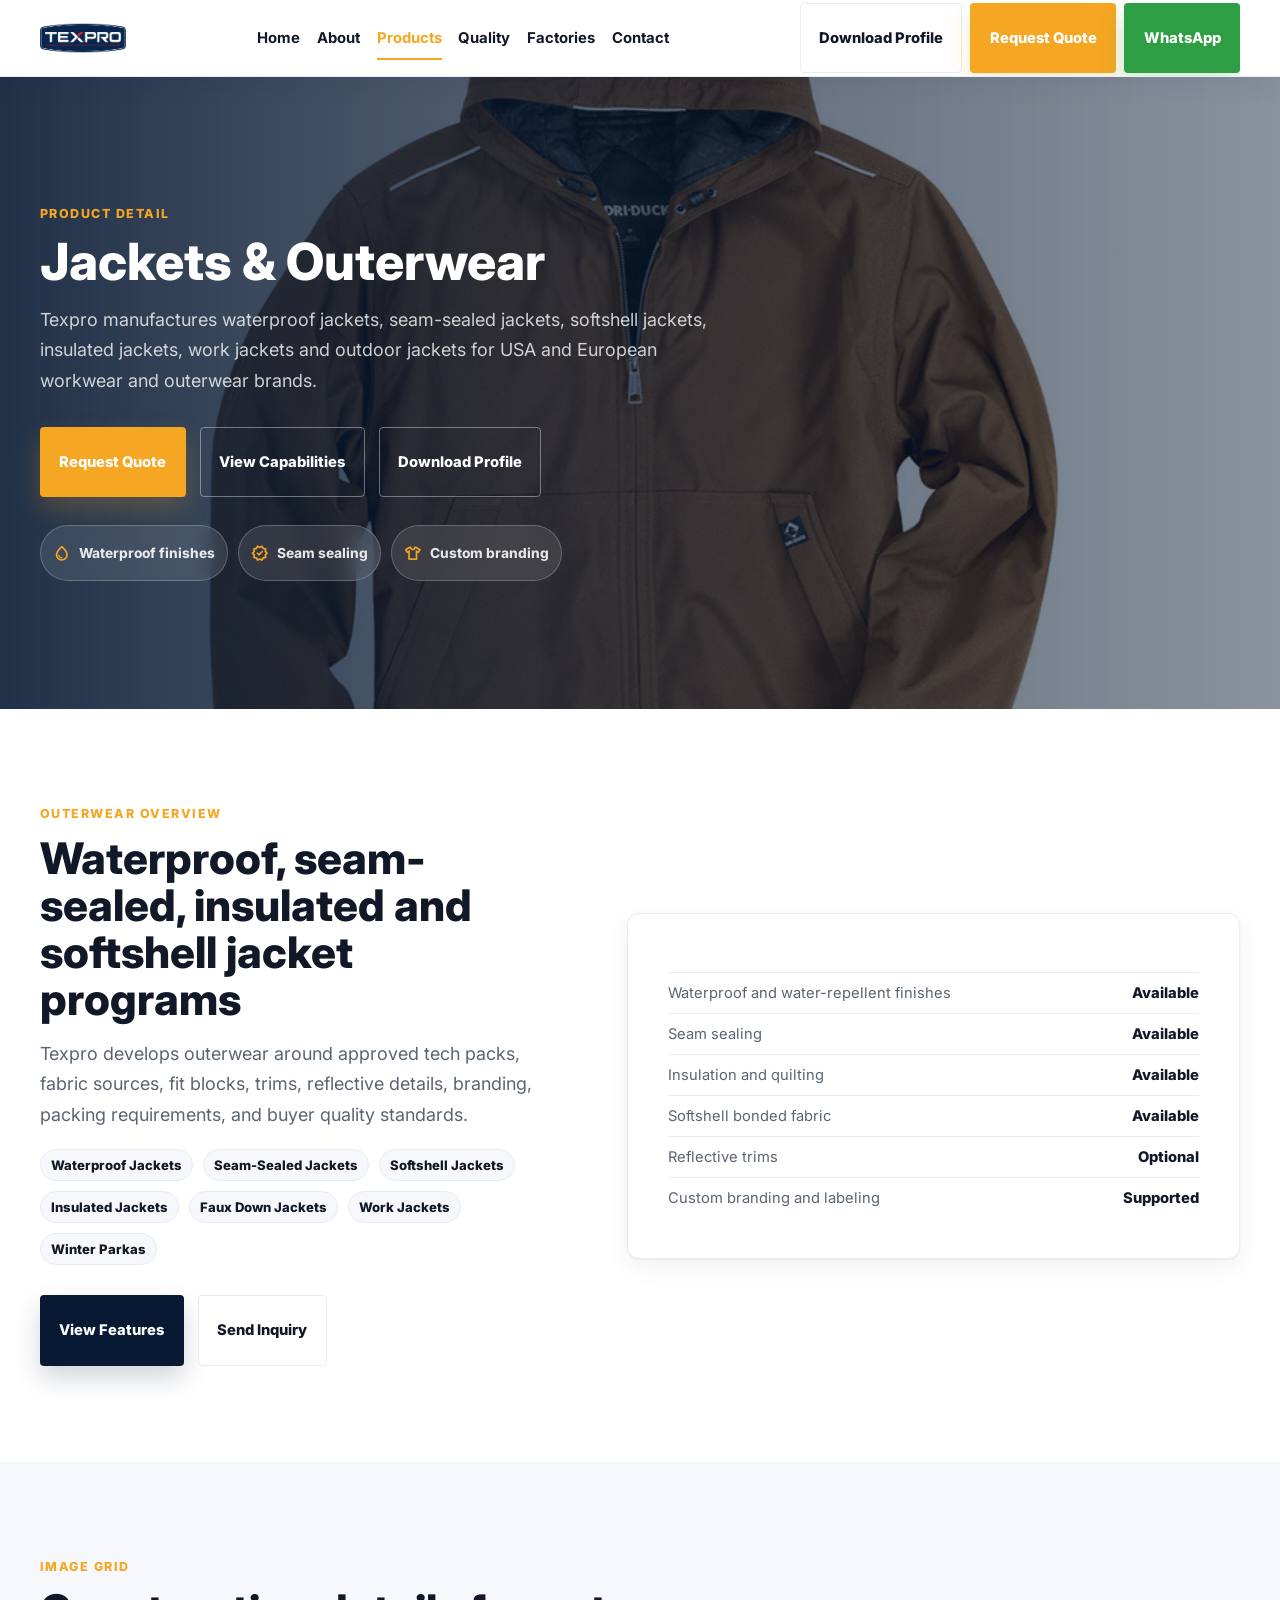
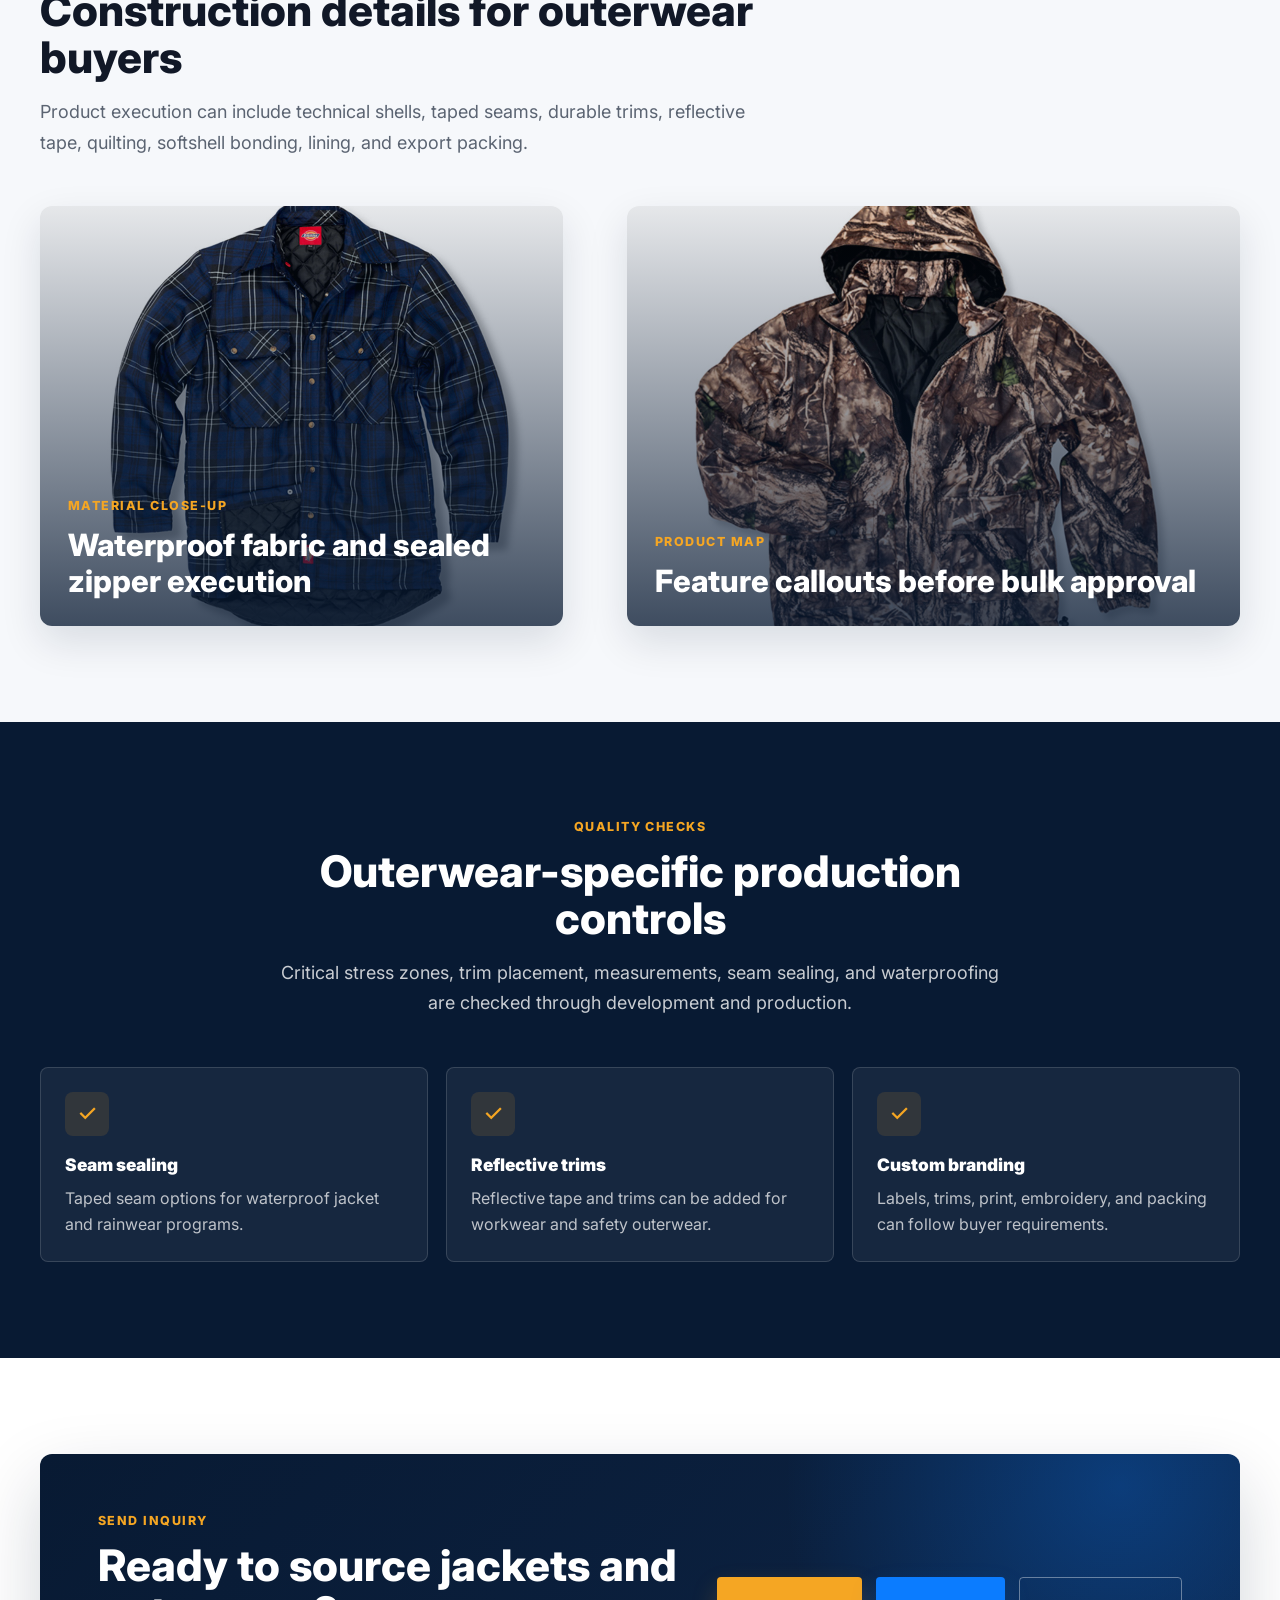
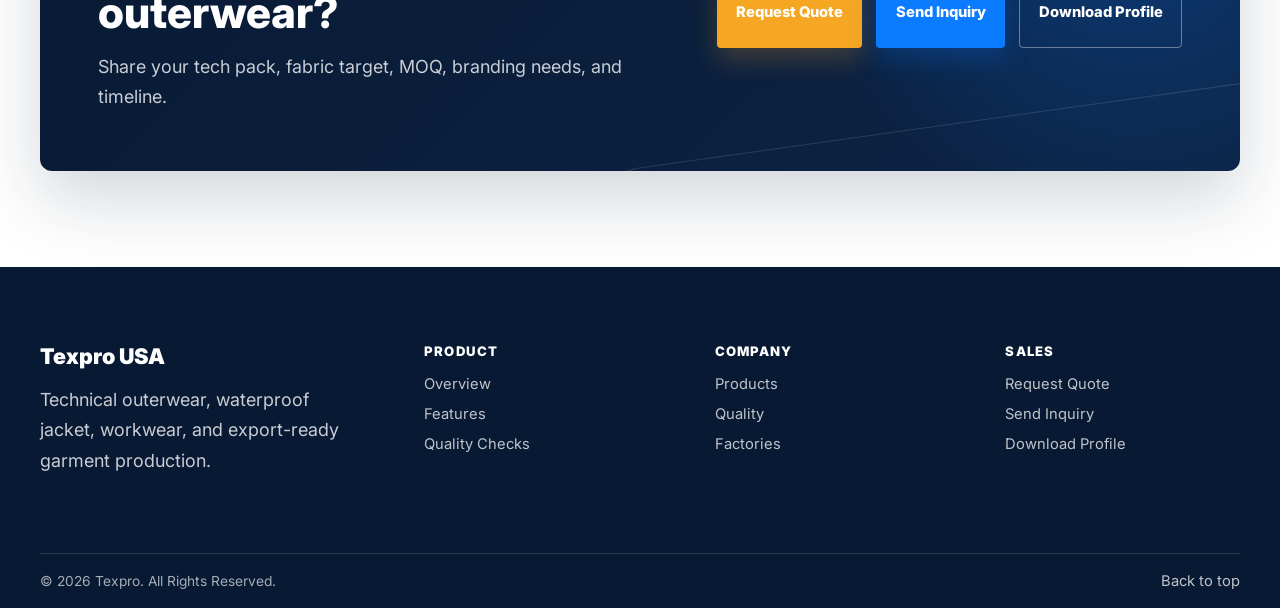
<file: product_detail_jackets_outerwear_desktop/code.html>
<!DOCTYPE html>
<html lang="en">
<head>
<meta charset="utf-8"/>
<meta content="width=device-width, initial-scale=1.0" name="viewport"/>
<title>Jackets &amp; Outerwear Manufacturer Bangladesh | Texpro</title>
<meta name="description" content="Texpro manufactures waterproof jackets, seam-sealed jackets, softshell jackets, insulated jackets, work jackets and outdoor outerwear in Bangladesh for USA and European buyers."/>
<link href="https://fonts.googleapis.com/css2?family=Inter:wght@400;600;700;800;900&amp;display=swap" rel="stylesheet"/>
<link href="https://fonts.googleapis.com/css2?family=Material+Symbols+Outlined:wght,FILL@100..700,0..1&amp;display=swap" rel="stylesheet"/>
<link href="../assets/css/texpro-design-system.css" rel="stylesheet"/>
</head>
<body class="tx-page tx-desktop-page">
<header class="tx-navbar"><div class="tx-container--wide tx-navbar__inner"><a class="tx-navbar__brand" href="../texpro_usa_home_desktop/code.html" aria-label="Texpro USA home"><img class="tx-brand-logo" src="../assets/images/New%20Texpro%20Logo.png" alt="Texpro"/></a><nav aria-label="Primary navigation"><ul class="tx-navbar__links"><li><a class="tx-navbar__link" href="../texpro_usa_home_desktop/code.html">Home</a></li><li><a class="tx-navbar__link" href="../about_texpro_usa_desktop/code.html">About</a></li><li><a class="tx-navbar__link is-active" href="../executive_garment_manufacturing/code.html">Products</a></li><li><a class="tx-navbar__link" href="../quality_assurance_excellence_desktop/code.html">Quality</a></li><li><a class="tx-navbar__link" href="../manufacturing_facilities_desktop/code.html">Factories</a></li><li><a class="tx-navbar__link" href="../contact_request_quote_desktop/code.html">Contact</a></li></ul></nav><div class="tx-navbar__actions"><a class="tx-btn tx-btn--outline" href="../contact_request_quote_desktop/code.html">Download Profile</a><a class="tx-btn tx-btn--primary" href="../contact_request_quote_desktop/code.html">Request Quote</a><a class="tx-btn tx-btn--whatsapp" href="../contact_request_quote_desktop/code.html">WhatsApp</a></div></div></header>

<main>
<section class="tx-hero tx-hero--compact" id="top"><img class="tx-hero__media" alt="Jackets and outerwear product" src="../assets/images/texpro-old/products/jackets-coats/2.jpg"/><div class="tx-hero__overlay"></div><div class="tx-container--wide"><div class="tx-hero__content"><p class="tx-eyebrow">Product detail</p><h1 class="tx-heading-xl">Jackets &amp; Outerwear</h1><p class="tx-copy">Texpro manufactures waterproof jackets, seam-sealed jackets, softshell jackets, insulated jackets, work jackets and outdoor jackets for USA and European workwear and outerwear brands.</p><div class="tx-hero__actions"><a class="tx-btn tx-btn--primary" href="../contact_request_quote_desktop/code.html">Request Quote</a><a class="tx-btn tx-btn--ghost" href="#overview">View Capabilities</a><a class="tx-btn tx-btn--ghost" href="../contact_request_quote_desktop/code.html">Download Profile</a></div><div class="tx-badge-row"><span class="tx-trust-badge"><span aria-hidden="true" class="material-symbols-outlined">water_drop</span>Waterproof finishes</span><span class="tx-trust-badge"><span aria-hidden="true" class="material-symbols-outlined">verified</span>Seam sealing</span><span class="tx-trust-badge"><span aria-hidden="true" class="material-symbols-outlined">apparel</span>Custom branding</span></div></div></div></section>

<section class="tx-section tx-section--white" id="overview"><div class="tx-container"><div class="tx-split"><div><p class="tx-eyebrow">Outerwear overview</p><h2 class="tx-heading-lg">Waterproof, seam-sealed, insulated and softshell jacket programs</h2><p class="tx-copy">Texpro develops outerwear around approved tech packs, fabric sources, fit blocks, trims, reflective details, branding, packing requirements, and buyer quality standards.</p><ul class="tx-cert-pills"><li class="tx-cert-pill">Waterproof Jackets</li><li class="tx-cert-pill">Seam-Sealed Jackets</li><li class="tx-cert-pill">Softshell Jackets</li><li class="tx-cert-pill">Insulated Jackets</li><li class="tx-cert-pill">Faux Down Jackets</li><li class="tx-cert-pill">Work Jackets</li><li class="tx-cert-pill">Winter Parkas</li></ul><div class="tx-cta-row"><a class="tx-btn tx-btn--dark" href="#features">View Features</a><a class="tx-btn tx-btn--outline" href="../contact_request_quote_desktop/code.html">Send Inquiry</a></div></div><div class="tx-panel"><ul class="tx-spec-list"><li class="tx-spec-list__item"><span>Waterproof and water-repellent finishes</span><span class="tx-spec-list__value">Available</span></li><li class="tx-spec-list__item"><span>Seam sealing</span><span class="tx-spec-list__value">Available</span></li><li class="tx-spec-list__item"><span>Insulation and quilting</span><span class="tx-spec-list__value">Available</span></li><li class="tx-spec-list__item"><span>Softshell bonded fabric</span><span class="tx-spec-list__value">Available</span></li><li class="tx-spec-list__item"><span>Reflective trims</span><span class="tx-spec-list__value">Optional</span></li><li class="tx-spec-list__item"><span>Custom branding and labeling</span><span class="tx-spec-list__value">Supported</span></li></ul></div></div></div></section>

<section class="tx-section tx-section--soft" id="features"><div class="tx-container"><div class="tx-section-header"><p class="tx-eyebrow">Image grid</p><h2 class="tx-heading-lg">Construction details for outerwear buyers</h2><p class="tx-copy">Product execution can include technical shells, taped seams, durable trims, reflective tape, quilting, softshell bonding, lining, and export packing.</p></div><div class="tx-split"><div class="tx-strength-visual" style="background-image: url('../assets/images/texpro-old/products/jackets-coats/3.jpg')"><div class="tx-strength-visual__content"><p class="tx-eyebrow">Material close-up</p><h3 class="tx-heading-md">Waterproof fabric and sealed zipper execution</h3></div></div><div class="tx-strength-visual" style="background-image: url('../assets/images/texpro-old/products/jackets-coats/4.jpg')"><div class="tx-strength-visual__content"><p class="tx-eyebrow">Product map</p><h3 class="tx-heading-md">Feature callouts before bulk approval</h3></div></div></div></div></section>

<section class="tx-section tx-section--navy" id="quality-checks"><div class="tx-container"><div class="tx-section-header tx-section-header--center"><p class="tx-eyebrow">Quality checks</p><h2 class="tx-heading-lg">Outerwear-specific production controls</h2><p class="tx-copy">Critical stress zones, trim placement, measurements, seam sealing, and waterproofing are checked through development and production.</p></div><div class="tx-icon-grid"><article class="tx-icon-card tx-icon-card--dark"><span class="tx-icon-card__icon"><span class="material-symbols-outlined">done</span></span><h3 class="tx-icon-card__title">Seam sealing</h3><p class="tx-icon-card__copy">Taped seam options for waterproof jacket and rainwear programs.</p></article><article class="tx-icon-card tx-icon-card--dark"><span class="tx-icon-card__icon"><span class="material-symbols-outlined">done</span></span><h3 class="tx-icon-card__title">Reflective trims</h3><p class="tx-icon-card__copy">Reflective tape and trims can be added for workwear and safety outerwear.</p></article><article class="tx-icon-card tx-icon-card--dark"><span class="tx-icon-card__icon"><span class="material-symbols-outlined">done</span></span><h3 class="tx-icon-card__title">Custom branding</h3><p class="tx-icon-card__copy">Labels, trims, print, embroidery, and packing can follow buyer requirements.</p></article></div></div></section>

<section class="tx-section tx-section--white" id="request-quote"><div class="tx-container"><div class="tx-cta-banner"><div class="tx-cta-banner__inner"><div><p class="tx-eyebrow">Send Inquiry</p><h2 class="tx-heading-lg">Ready to source jackets and outerwear?</h2><p class="tx-copy">Share your tech pack, fabric target, MOQ, branding needs, and timeline.</p></div><div class="tx-cta-row"><a class="tx-btn tx-btn--primary" href="../contact_request_quote_desktop/code.html">Request Quote</a><a class="tx-btn tx-btn--blue" href="../contact_request_quote_desktop/code.html">Send Inquiry</a><a class="tx-btn tx-btn--ghost" href="../contact_request_quote_desktop/code.html">Download Profile</a></div></div></div></div></section>
</main>

<footer class="tx-footer"><div class="tx-container tx-footer__grid"><div><p class="tx-footer__brand">Texpro USA</p><p class="tx-copy">Technical outerwear, waterproof jacket, workwear, and export-ready garment production.</p></div><div><h2 class="tx-footer__heading">Product</h2><ul class="tx-footer__links"><li><a class="tx-footer__link" href="#overview">Overview</a></li><li><a class="tx-footer__link" href="#features">Features</a></li><li><a class="tx-footer__link" href="#quality-checks">Quality Checks</a></li></ul></div><div><h2 class="tx-footer__heading">Company</h2><ul class="tx-footer__links"><li><a class="tx-footer__link" href="../executive_garment_manufacturing/code.html">Products</a></li><li><a class="tx-footer__link" href="../quality_assurance_excellence_desktop/code.html">Quality</a></li><li><a class="tx-footer__link" href="../manufacturing_facilities_desktop/code.html">Factories</a></li></ul></div><div><h2 class="tx-footer__heading">Sales</h2><ul class="tx-footer__links"><li><a class="tx-footer__link" href="../contact_request_quote_desktop/code.html">Request Quote</a></li><li><a class="tx-footer__link" href="../contact_request_quote_desktop/code.html">Send Inquiry</a></li><li><a class="tx-footer__link" href="../contact_request_quote_desktop/code.html">Download Profile</a></li></ul></div></div><div class="tx-container tx-footer__bottom"><span>&copy; 2026 Texpro. All Rights Reserved.</span><a class="tx-footer__link" href="#top">Back to top</a></div></footer>
</body>
</html>
</file>
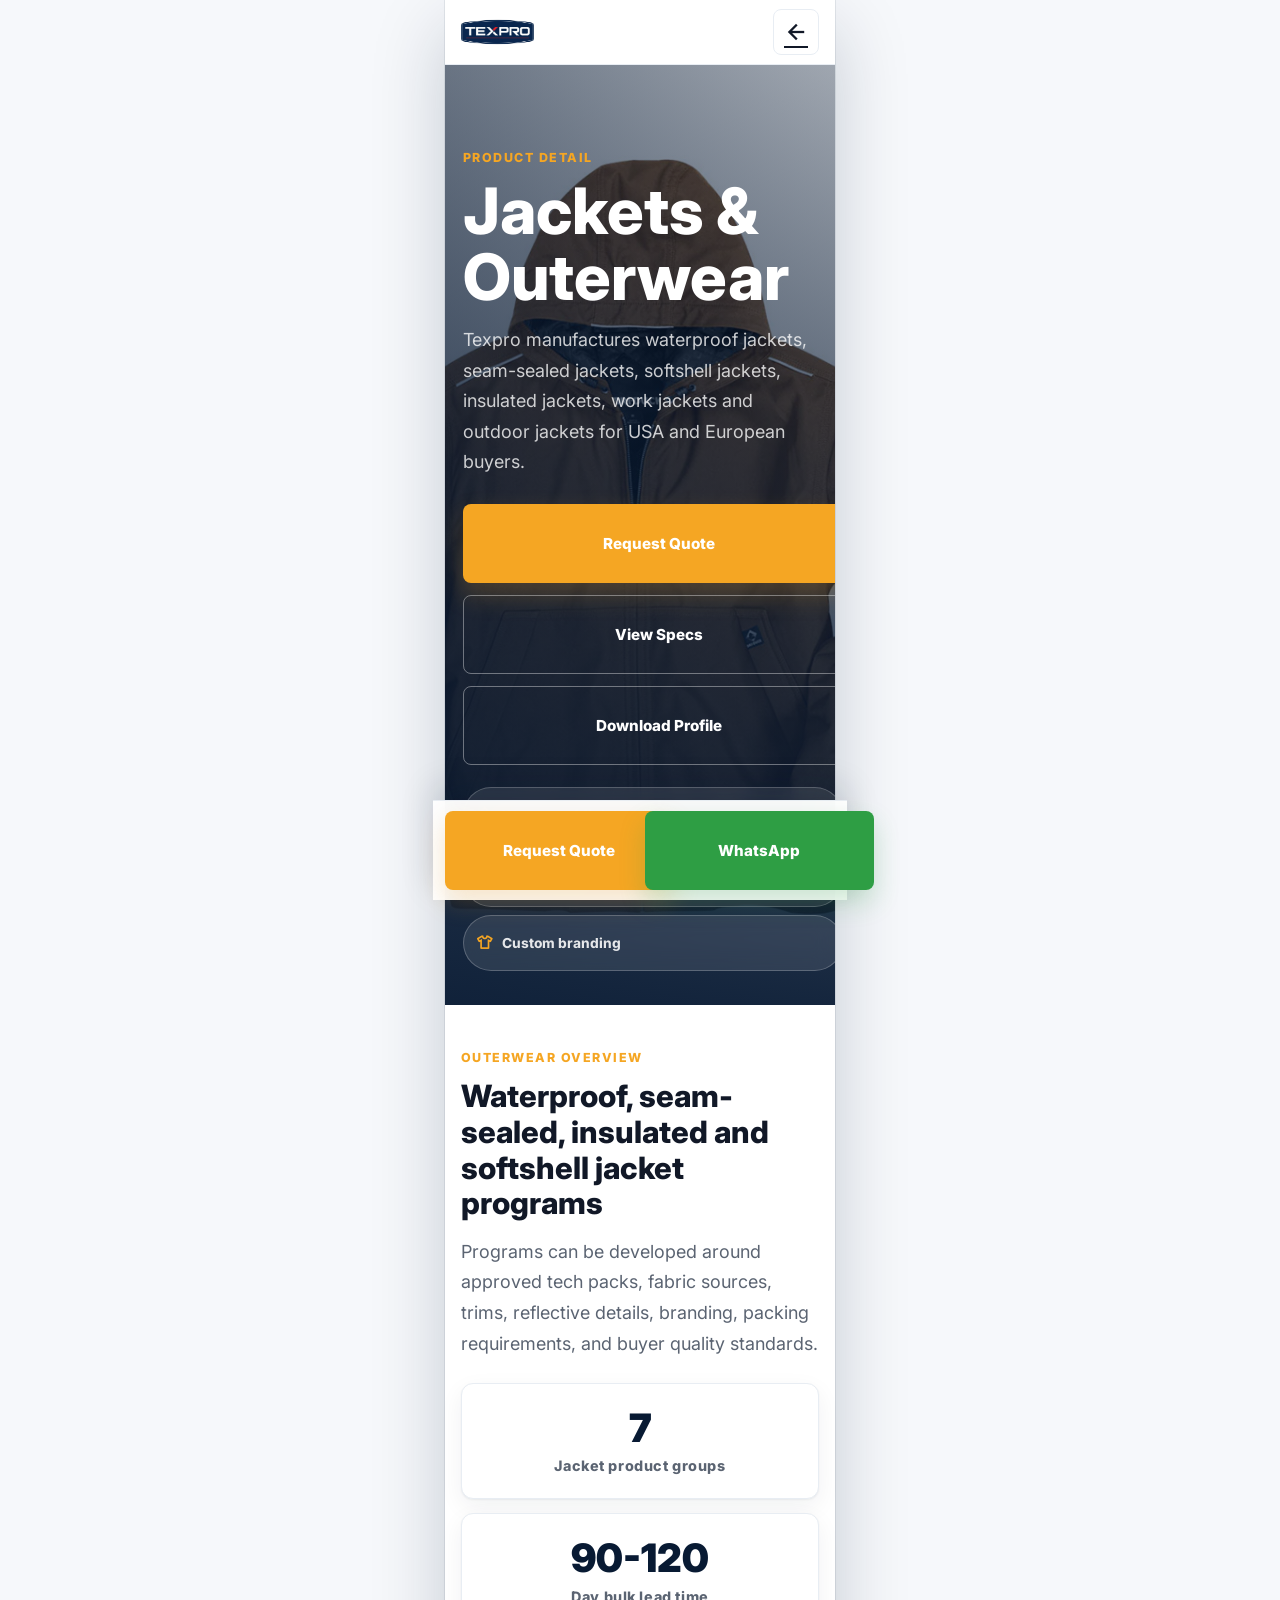
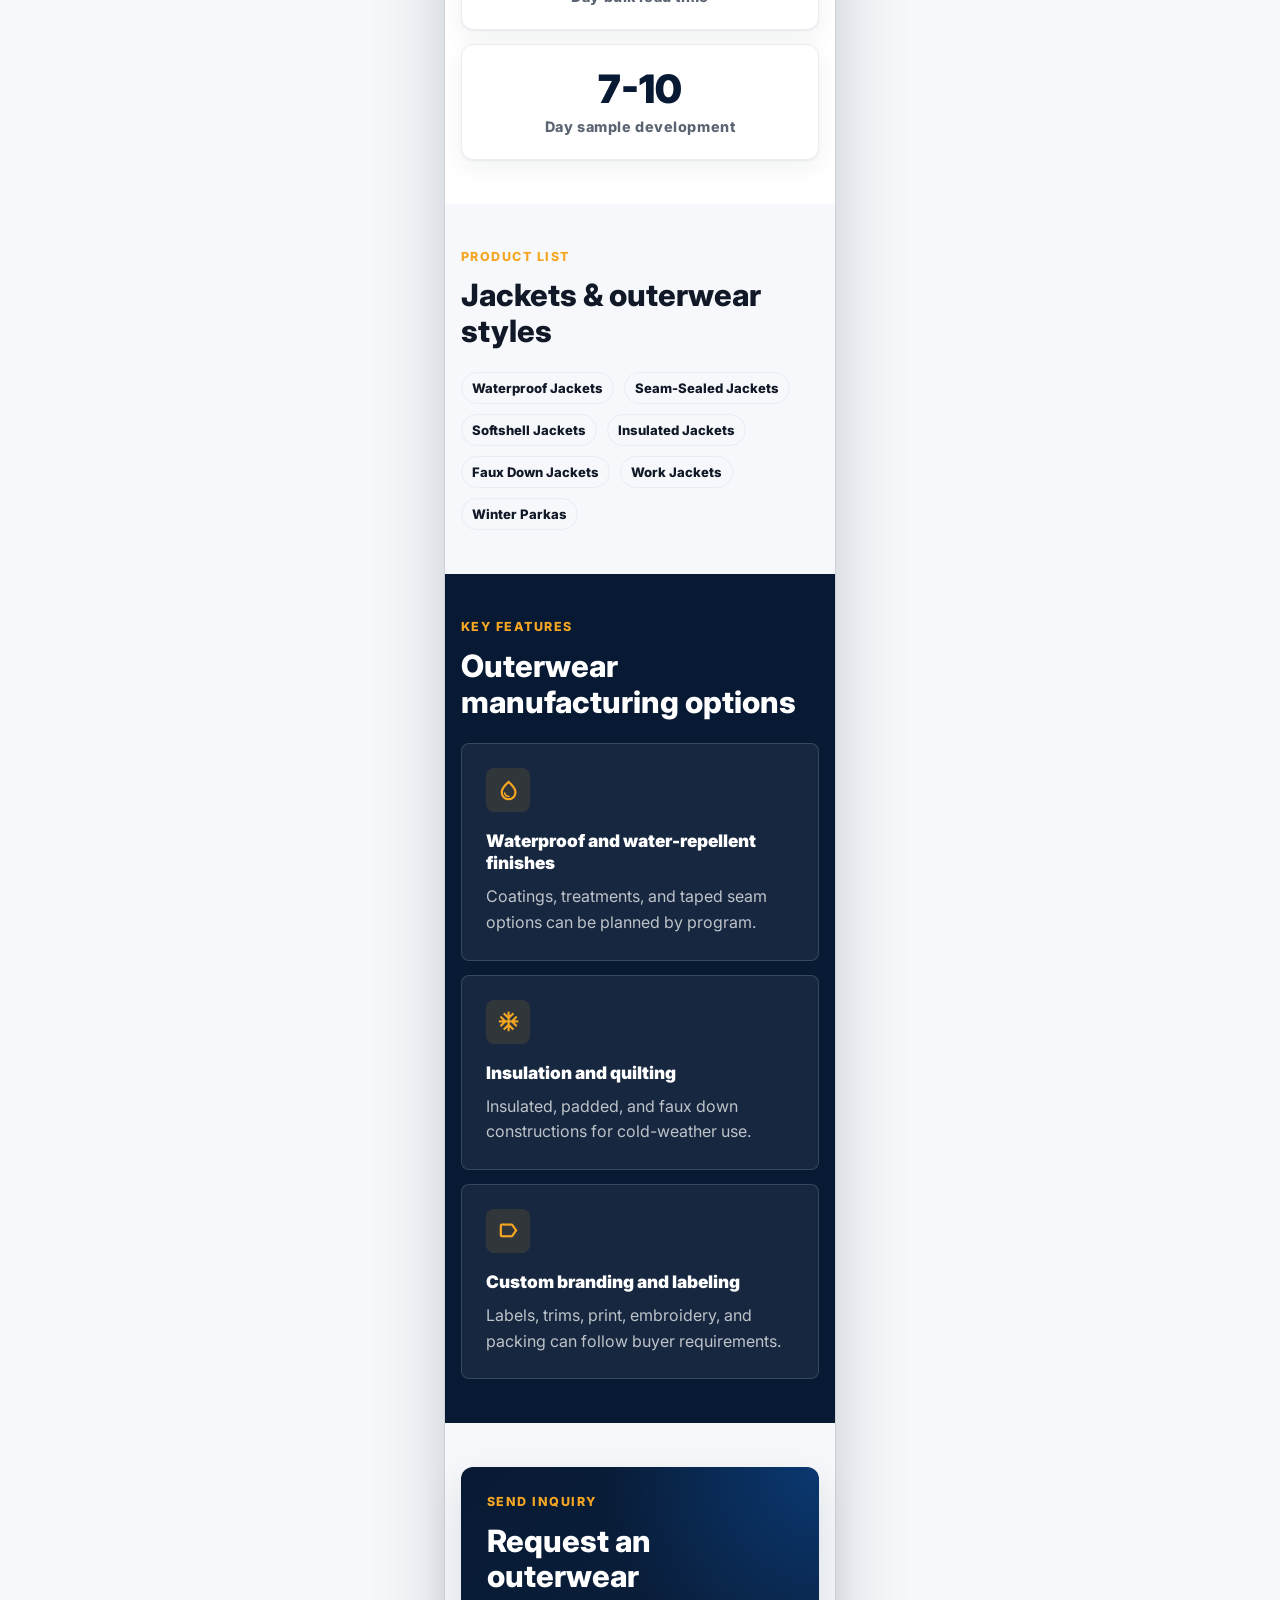
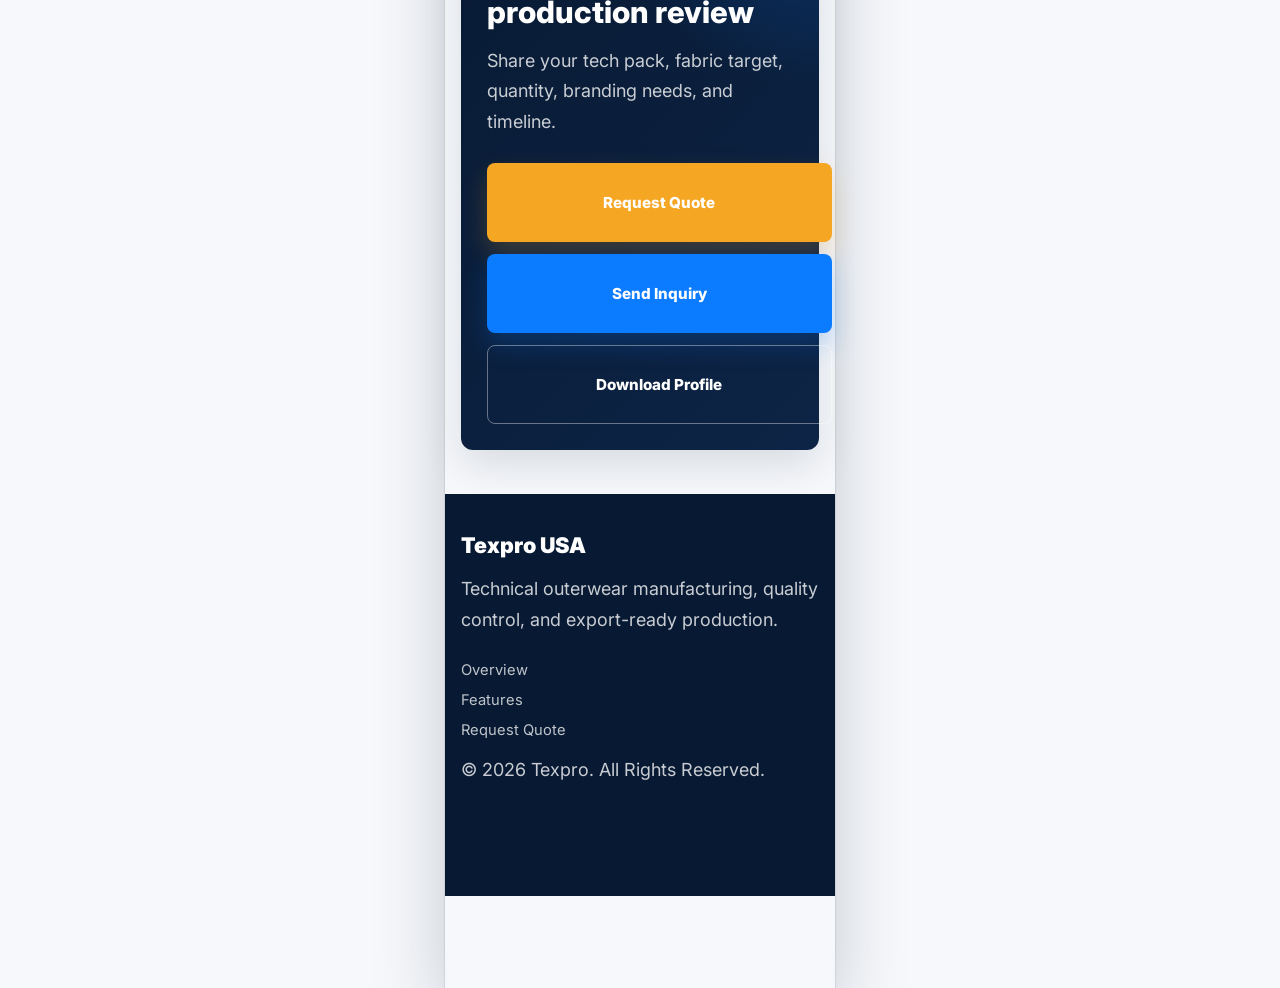
<file: product_detail_jackets_outerwear_mobile/code.html>
<!DOCTYPE html>
<html lang="en">
<head>
<meta charset="utf-8"/>
<meta content="width=device-width, initial-scale=1.0" name="viewport"/>
<title>Jackets &amp; Outerwear Manufacturer Bangladesh | Texpro</title>
<meta name="description" content="Texpro manufactures waterproof jackets, seam-sealed jackets, softshell jackets, insulated jackets, work jackets and outdoor outerwear in Bangladesh for USA and European buyers."/>
<link href="https://fonts.googleapis.com/css2?family=Inter:wght@400;600;700;800;900&amp;display=swap" rel="stylesheet"/>
<link href="https://fonts.googleapis.com/css2?family=Material+Symbols+Outlined:wght,FILL@100..700,0..1&amp;display=swap" rel="stylesheet"/>
<link href="../assets/css/texpro-design-system.css" rel="stylesheet"/>
</head>
<body class="tx-page tx-mobile-page">
<header class="tx-mobile-header"><a class="tx-mobile-header__brand" href="../texpro_usa_home_mobile/code.html" aria-label="Texpro USA home"><img class="tx-brand-logo" src="../assets/images/New%20Texpro%20Logo.png" alt="Texpro"/></a><a aria-label="Back to products" class="tx-mobile-header__button" href="../executive_garment_manufacturing/code.html"><span aria-hidden="true" class="material-symbols-outlined">arrow_back</span></a></header>
<main>
<section class="tx-mobile-hero" id="top"><div class="tx-mobile-hero__media" style="background-image: url('../assets/images/texpro-old/products/jackets-coats/2.jpg')"></div><div class="tx-mobile-hero__overlay"></div><div class="tx-mobile-hero__content"><p class="tx-eyebrow">Product detail</p><h1 class="tx-heading-xl">Jackets &amp; Outerwear</h1><p class="tx-copy">Texpro manufactures waterproof jackets, seam-sealed jackets, softshell jackets, insulated jackets, work jackets and outdoor jackets for USA and European buyers.</p><div class="tx-mobile-actions"><a class="tx-btn tx-btn--primary tx-btn--full" href="../contact_request_quote_mobile/code.html">Request Quote</a><a class="tx-btn tx-btn--ghost tx-btn--full" href="#specs">View Specs</a><a class="tx-btn tx-btn--ghost tx-btn--full" href="../contact_request_quote_mobile/code.html">Download Profile</a></div><div class="tx-mobile-badges"><span class="tx-trust-badge"><span class="material-symbols-outlined">water_drop</span>Waterproof finishes</span><span class="tx-trust-badge"><span class="material-symbols-outlined">verified</span>Seam sealing</span><span class="tx-trust-badge"><span class="material-symbols-outlined">apparel</span>Custom branding</span></div></div></section>
<section class="tx-mobile-section tx-mobile-section--white" id="specs"><div class="tx-section-header"><p class="tx-eyebrow">Outerwear overview</p><h2 class="tx-heading-md">Waterproof, seam-sealed, insulated and softshell jacket programs</h2><p class="tx-copy">Programs can be developed around approved tech packs, fabric sources, trims, reflective details, branding, packing requirements, and buyer quality standards.</p></div><div class="tx-mobile-stack-grid"><article class="tx-mobile-stat-card"><div class="tx-mobile-stat-card__value">7</div><div class="tx-mobile-stat-card__label">Jacket product groups</div></article><article class="tx-mobile-stat-card"><div class="tx-mobile-stat-card__value">90-120</div><div class="tx-mobile-stat-card__label">Day bulk lead time</div></article><article class="tx-mobile-stat-card"><div class="tx-mobile-stat-card__value">7-10</div><div class="tx-mobile-stat-card__label">Day sample development</div></article></div></section>
<section class="tx-mobile-section tx-mobile-section--soft" id="products"><div class="tx-section-header"><p class="tx-eyebrow">Product list</p><h2 class="tx-heading-md">Jackets &amp; outerwear styles</h2></div><ul class="tx-cert-pills"><li class="tx-cert-pill">Waterproof Jackets</li><li class="tx-cert-pill">Seam-Sealed Jackets</li><li class="tx-cert-pill">Softshell Jackets</li><li class="tx-cert-pill">Insulated Jackets</li><li class="tx-cert-pill">Faux Down Jackets</li><li class="tx-cert-pill">Work Jackets</li><li class="tx-cert-pill">Winter Parkas</li></ul></section>
<section class="tx-mobile-section tx-mobile-section--navy" id="features"><div class="tx-section-header"><p class="tx-eyebrow">Key features</p><h2 class="tx-heading-md">Outerwear manufacturing options</h2></div><div class="tx-mobile-stack-grid"><article class="tx-icon-card tx-icon-card--dark"><span class="tx-icon-card__icon"><span class="material-symbols-outlined">water_drop</span></span><h3 class="tx-icon-card__title">Waterproof and water-repellent finishes</h3><p class="tx-icon-card__copy">Coatings, treatments, and taped seam options can be planned by program.</p></article><article class="tx-icon-card tx-icon-card--dark"><span class="tx-icon-card__icon"><span class="material-symbols-outlined">ac_unit</span></span><h3 class="tx-icon-card__title">Insulation and quilting</h3><p class="tx-icon-card__copy">Insulated, padded, and faux down constructions for cold-weather use.</p></article><article class="tx-icon-card tx-icon-card--dark"><span class="tx-icon-card__icon"><span class="material-symbols-outlined">label</span></span><h3 class="tx-icon-card__title">Custom branding and labeling</h3><p class="tx-icon-card__copy">Labels, trims, print, embroidery, and packing can follow buyer requirements.</p></article></div></section>
<section class="tx-mobile-section tx-mobile-section--soft" id="request-quote"><div class="tx-mobile-cta-panel"><p class="tx-eyebrow">Send Inquiry</p><h2 class="tx-heading-md">Request an outerwear production review</h2><p class="tx-copy">Share your tech pack, fabric target, quantity, branding needs, and timeline.</p><div class="tx-mobile-actions"><a class="tx-btn tx-btn--primary tx-btn--full" href="../contact_request_quote_mobile/code.html">Request Quote</a><a class="tx-btn tx-btn--blue tx-btn--full" href="../contact_request_quote_mobile/code.html">Send Inquiry</a><a class="tx-btn tx-btn--ghost tx-btn--full" href="../contact_request_quote_mobile/code.html">Download Profile</a></div></div></section>
</main>
<footer class="tx-mobile-footer"><p class="tx-footer__brand">Texpro USA</p><p class="tx-copy">Technical outerwear manufacturing, quality control, and export-ready production.</p><ul class="tx-mobile-footer__links"><li><a class="tx-footer__link" href="#specs">Overview</a></li><li><a class="tx-footer__link" href="#features">Features</a></li><li><a class="tx-footer__link" href="../contact_request_quote_mobile/code.html">Request Quote</a></li></ul><p class="tx-copy">&copy; 2026 Texpro. All Rights Reserved.</p></footer>
<div class="tx-mobile-bottom-cta"><a class="tx-btn tx-btn--primary tx-btn--full" href="../contact_request_quote_mobile/code.html">Request Quote</a><a class="tx-btn tx-btn--whatsapp tx-btn--full" href="../contact_request_quote_mobile/code.html">WhatsApp</a></div>
</body>
</html>
</file>
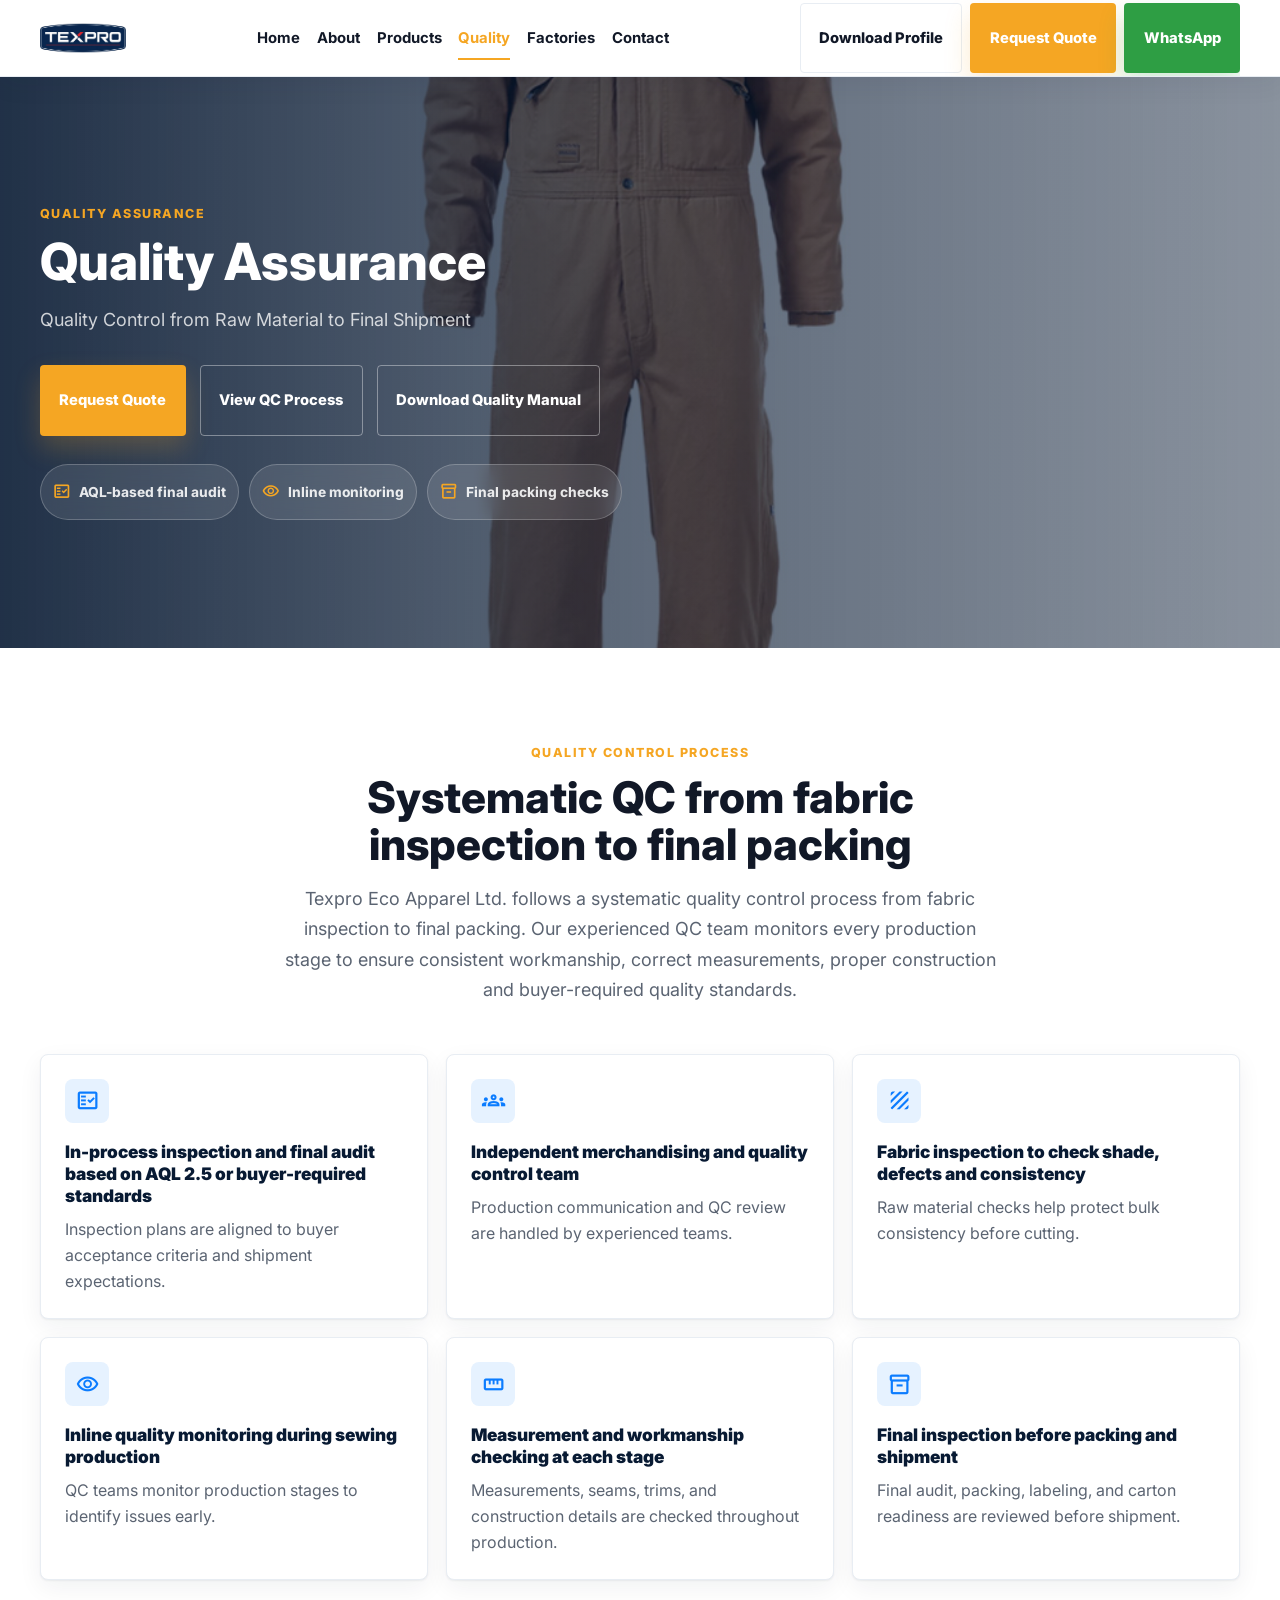
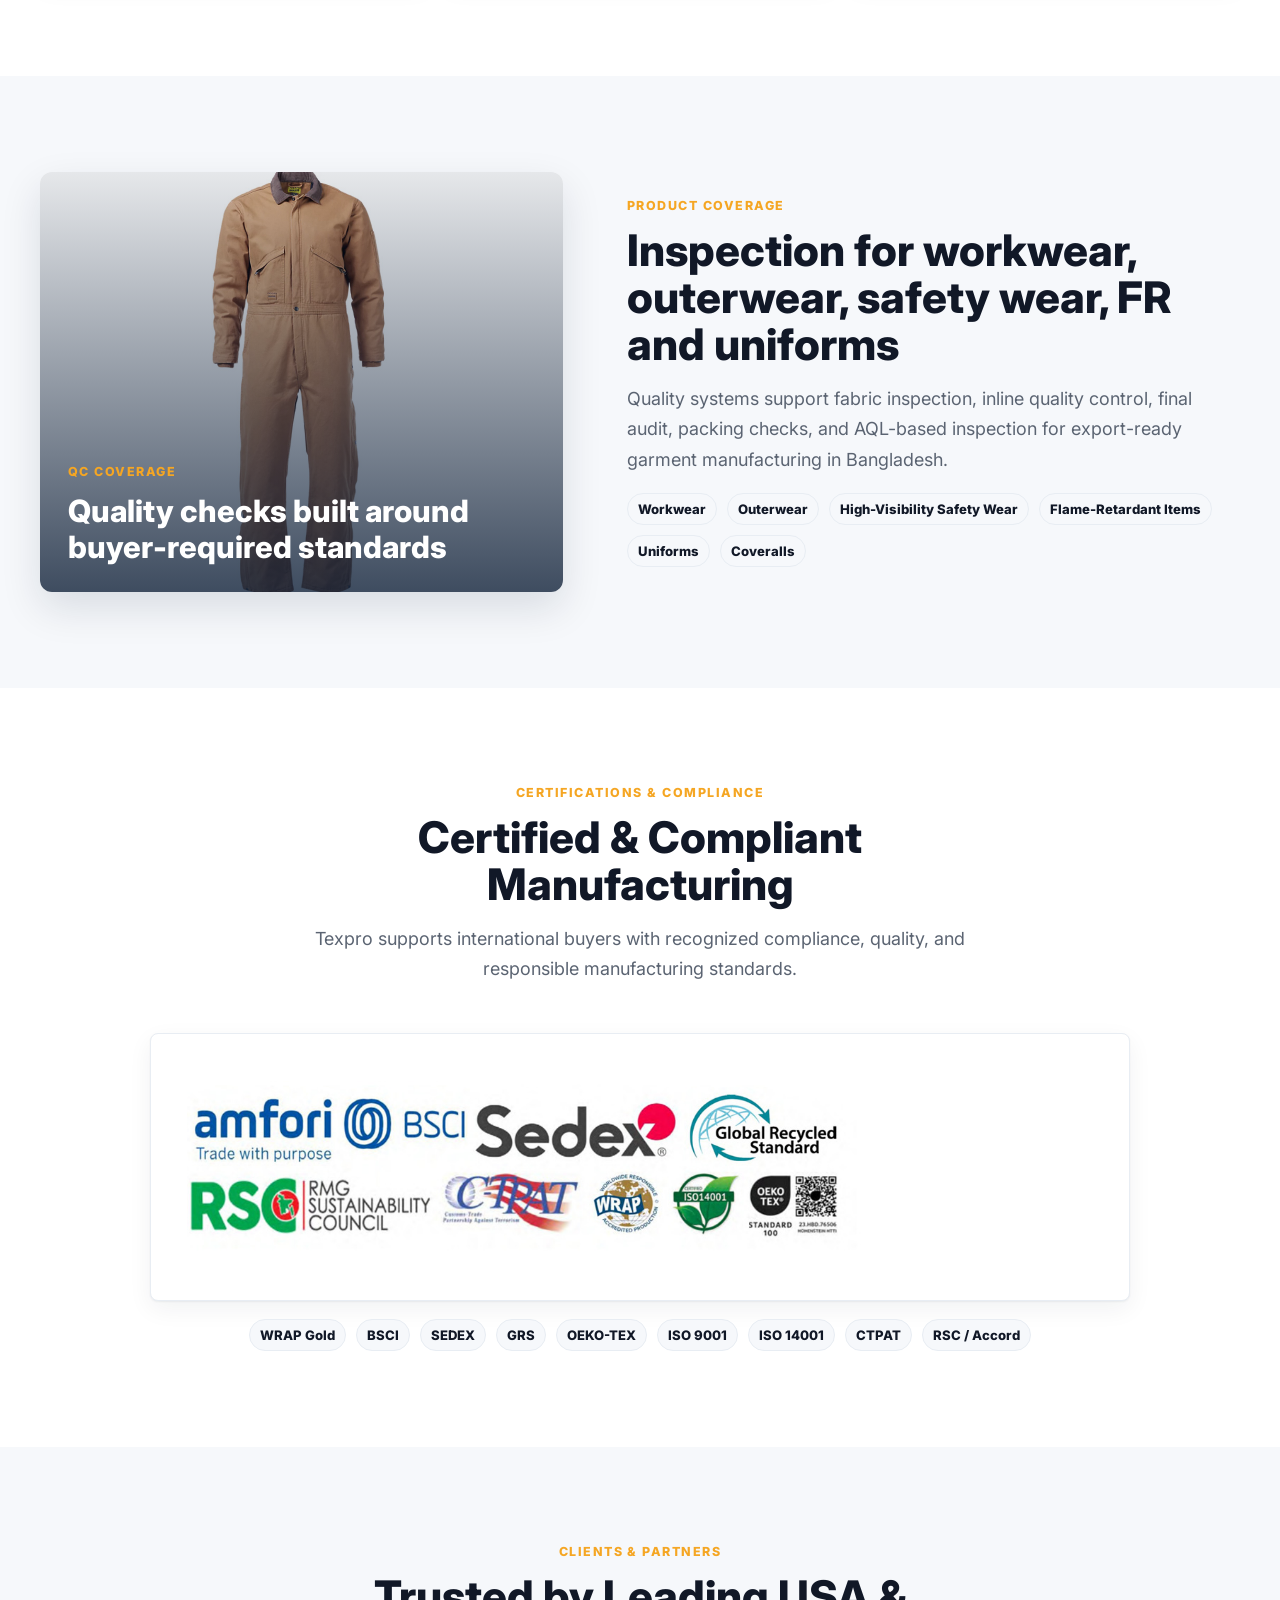
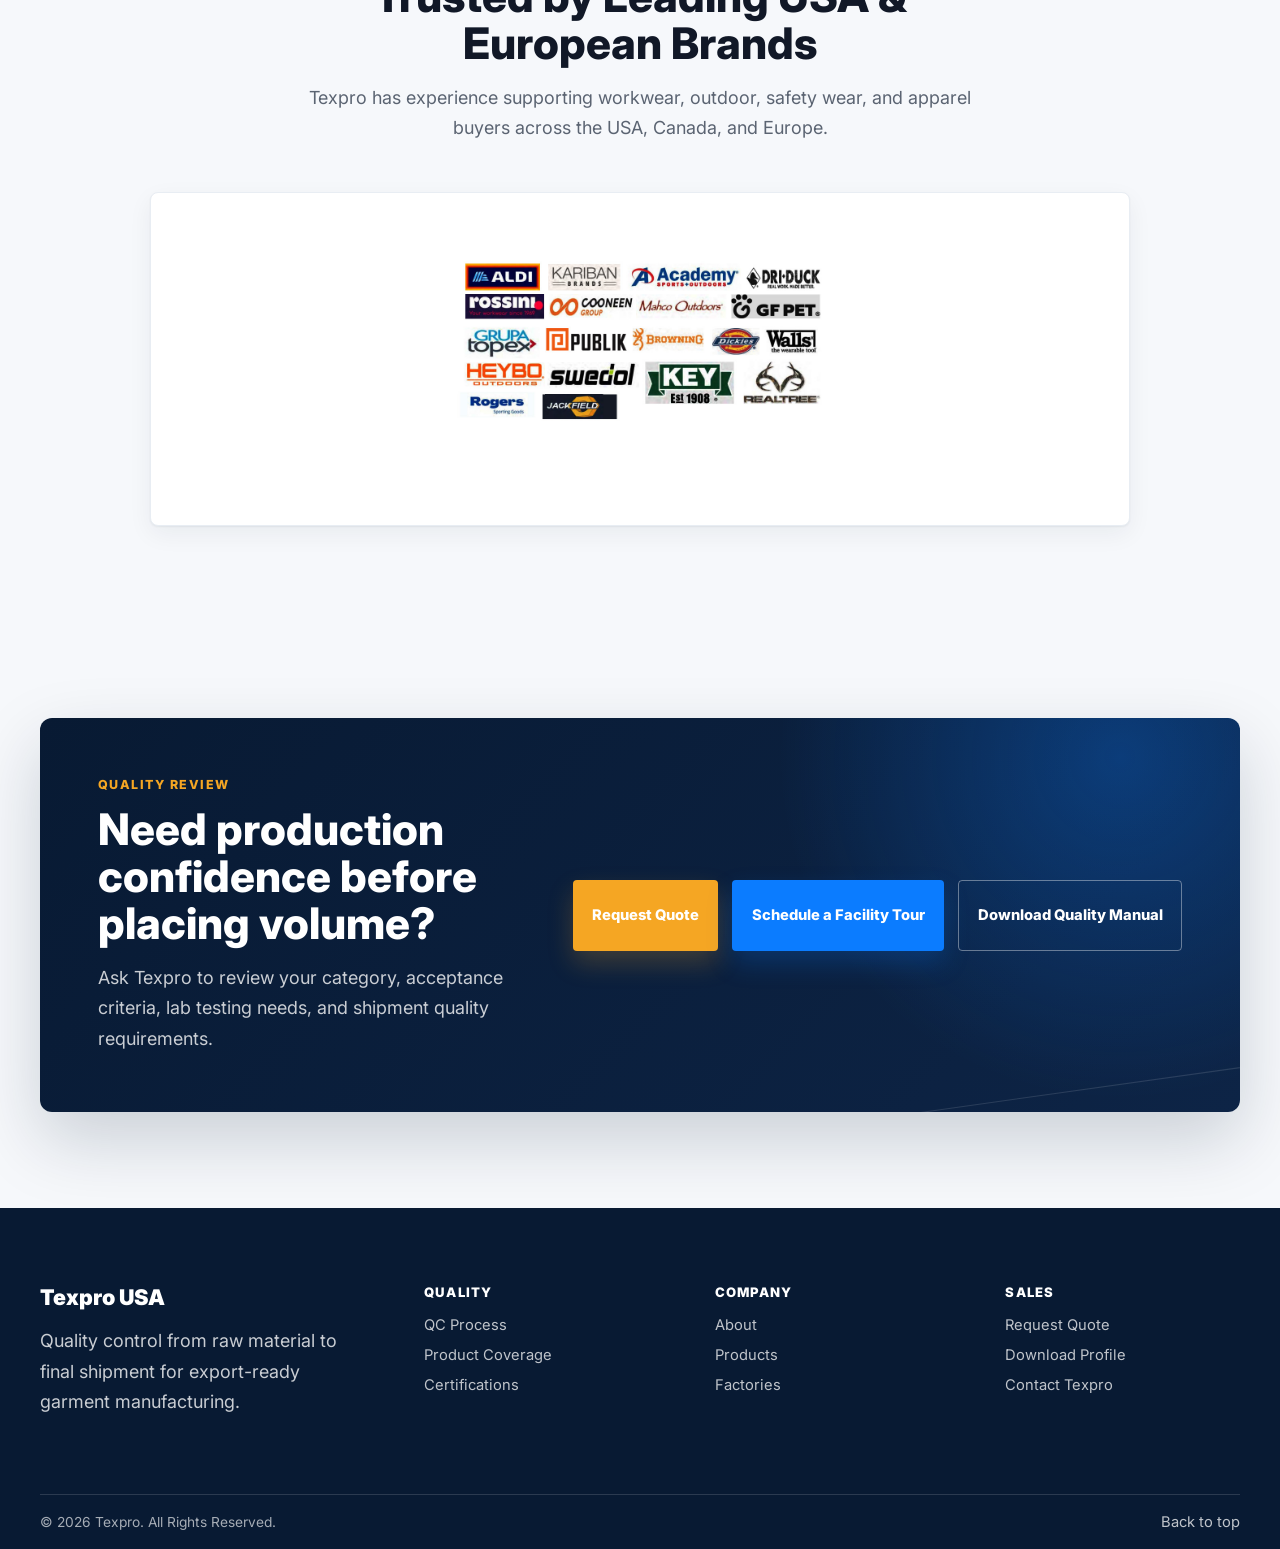
<file: quality_assurance_excellence_desktop/code.html>
<!DOCTYPE html>
<html lang="en">
<head>
<meta charset="utf-8"/>
<meta content="width=device-width, initial-scale=1.0" name="viewport"/>
<title>Quality Assurance | Texpro Eco Apparel Ltd Bangladesh Garment Manufacturer</title>
<meta name="description" content="Texpro Eco Apparel Ltd follows fabric inspection, inline quality control, final audit and AQL-based inspection for workwear, outerwear, high-visibility safety wear, Flame-Retardant and uniform manufacturing in Bangladesh."/>
<link href="https://fonts.googleapis.com/css2?family=Inter:wght@400;600;700;800;900&amp;display=swap" rel="stylesheet"/>
<link href="https://fonts.googleapis.com/css2?family=Material+Symbols+Outlined:wght,FILL@100..700,0..1&amp;display=swap" rel="stylesheet"/>
<link href="../assets/css/texpro-design-system.css" rel="stylesheet"/>
</head>
<body class="tx-page tx-desktop-page">
<header class="tx-navbar"><div class="tx-container--wide tx-navbar__inner"><a class="tx-navbar__brand" href="../texpro_usa_home_desktop/code.html" aria-label="Texpro USA home"><img class="tx-brand-logo" src="../assets/images/New%20Texpro%20Logo.png" alt="Texpro"/></a><nav aria-label="Primary navigation"><ul class="tx-navbar__links"><li><a class="tx-navbar__link" href="../texpro_usa_home_desktop/code.html">Home</a></li><li><a class="tx-navbar__link" href="../about_texpro_usa_desktop/code.html">About</a></li><li><a class="tx-navbar__link" href="../executive_garment_manufacturing/code.html">Products</a></li><li><a class="tx-navbar__link is-active" href="#process">Quality</a></li><li><a class="tx-navbar__link" href="../manufacturing_facilities_desktop/code.html">Factories</a></li><li><a class="tx-navbar__link" href="../contact_request_quote_desktop/code.html">Contact</a></li></ul></nav><div class="tx-navbar__actions"><a class="tx-btn tx-btn--outline" href="../contact_request_quote_desktop/code.html">Download Profile</a><a class="tx-btn tx-btn--primary" href="../contact_request_quote_desktop/code.html">Request Quote</a><a class="tx-btn tx-btn--whatsapp" href="../contact_request_quote_desktop/code.html">WhatsApp</a></div></div></header>

<main>
<section class="tx-hero tx-hero--compact" id="top"><div class="tx-hero__media tx-hero__media--bg" style="background-image: url('../assets/images/texpro-old/products/coveralls/1.jpg')"></div><div class="tx-hero__overlay"></div><div class="tx-container--wide"><div class="tx-hero__content"><p class="tx-eyebrow">Quality assurance</p><h1 class="tx-heading-xl">Quality Assurance</h1><p class="tx-copy">Quality Control from Raw Material to Final Shipment</p><div class="tx-hero__actions"><a class="tx-btn tx-btn--primary" href="../contact_request_quote_desktop/code.html">Request Quote</a><a class="tx-btn tx-btn--ghost" href="#process">View QC Process</a><a class="tx-btn tx-btn--ghost" href="../contact_request_quote_desktop/code.html">Download Quality Manual</a></div><div class="tx-badge-row"><span class="tx-trust-badge"><span class="material-symbols-outlined">fact_check</span>AQL-based final audit</span><span class="tx-trust-badge"><span class="material-symbols-outlined">visibility</span>Inline monitoring</span><span class="tx-trust-badge"><span class="material-symbols-outlined">inventory_2</span>Final packing checks</span></div></div></div></section>

<section class="tx-section tx-section--white" id="process"><div class="tx-container"><div class="tx-section-header tx-section-header--center"><p class="tx-eyebrow">Quality control process</p><h2 class="tx-heading-lg">Systematic QC from fabric inspection to final packing</h2><p class="tx-copy">Texpro Eco Apparel Ltd. follows a systematic quality control process from fabric inspection to final packing. Our experienced QC team monitors every production stage to ensure consistent workmanship, correct measurements, proper construction and buyer-required quality standards.</p></div><div class="tx-icon-grid"><article class="tx-icon-card"><span class="tx-icon-card__icon"><span class="material-symbols-outlined">fact_check</span></span><h3 class="tx-icon-card__title">In-process inspection and final audit based on AQL 2.5 or buyer-required standards</h3><p class="tx-icon-card__copy">Inspection plans are aligned to buyer acceptance criteria and shipment expectations.</p></article><article class="tx-icon-card"><span class="tx-icon-card__icon"><span class="material-symbols-outlined">groups</span></span><h3 class="tx-icon-card__title">Independent merchandising and quality control team</h3><p class="tx-icon-card__copy">Production communication and QC review are handled by experienced teams.</p></article><article class="tx-icon-card"><span class="tx-icon-card__icon"><span class="material-symbols-outlined">texture</span></span><h3 class="tx-icon-card__title">Fabric inspection to check shade, defects and consistency</h3><p class="tx-icon-card__copy">Raw material checks help protect bulk consistency before cutting.</p></article><article class="tx-icon-card"><span class="tx-icon-card__icon"><span class="material-symbols-outlined">visibility</span></span><h3 class="tx-icon-card__title">Inline quality monitoring during sewing production</h3><p class="tx-icon-card__copy">QC teams monitor production stages to identify issues early.</p></article><article class="tx-icon-card"><span class="tx-icon-card__icon"><span class="material-symbols-outlined">straighten</span></span><h3 class="tx-icon-card__title">Measurement and workmanship checking at each stage</h3><p class="tx-icon-card__copy">Measurements, seams, trims, and construction details are checked throughout production.</p></article><article class="tx-icon-card"><span class="tx-icon-card__icon"><span class="material-symbols-outlined">inventory_2</span></span><h3 class="tx-icon-card__title">Final inspection before packing and shipment</h3><p class="tx-icon-card__copy">Final audit, packing, labeling, and carton readiness are reviewed before shipment.</p></article></div></div></section>

<section class="tx-section tx-section--soft" id="categories"><div class="tx-container"><div class="tx-split"><div class="tx-strength-visual" style="background-image: url('../assets/images/texpro-old/products/coveralls/1.jpg')"><div class="tx-strength-visual__content"><p class="tx-eyebrow">QC coverage</p><h3 class="tx-heading-md">Quality checks built around buyer-required standards</h3></div></div><div><p class="tx-eyebrow">Product coverage</p><h2 class="tx-heading-lg">Inspection for workwear, outerwear, safety wear, FR and uniforms</h2><p class="tx-copy">Quality systems support fabric inspection, inline quality control, final audit, packing checks, and AQL-based inspection for export-ready garment manufacturing in Bangladesh.</p><ul class="tx-cert-pills"><li class="tx-cert-pill">Workwear</li><li class="tx-cert-pill">Outerwear</li><li class="tx-cert-pill">High-Visibility Safety Wear</li><li class="tx-cert-pill">Flame-Retardant Items</li><li class="tx-cert-pill">Uniforms</li><li class="tx-cert-pill">Coveralls</li></ul></div></div></div></section>

<section class="tx-section tx-section--white" id="certifications"><div class="tx-container"><div class="tx-section-header tx-section-header--center"><p class="tx-eyebrow">Certifications &amp; Compliance</p><h2 class="tx-heading-lg">Certified &amp; Compliant Manufacturing</h2><p class="tx-copy">Texpro supports international buyers with recognized compliance, quality, and responsible manufacturing standards.</p></div><div class="tx-logo-proof"><div class="tx-logo-proof__card"><img class="tx-logo-proof__image" alt="Texpro certifications and compliance logos" loading="lazy" src="../assets/images/texpro/logos/certifications-compliance.jpg"/></div></div><ul class="tx-cert-pills tx-cert-pills--center" aria-label="Texpro certification list"><li class="tx-cert-pill">WRAP Gold</li><li class="tx-cert-pill">BSCI</li><li class="tx-cert-pill">SEDEX</li><li class="tx-cert-pill">GRS</li><li class="tx-cert-pill">OEKO-TEX</li><li class="tx-cert-pill">ISO 9001</li><li class="tx-cert-pill">ISO 14001</li><li class="tx-cert-pill">CTPAT</li><li class="tx-cert-pill">RSC / Accord</li></ul></div></section>

<section class="tx-section tx-section--soft" id="clients"><div class="tx-container"><div class="tx-section-header tx-section-header--center"><p class="tx-eyebrow">Clients &amp; Partners</p><h2 class="tx-heading-lg">Trusted by Leading USA &amp; European Brands</h2><p class="tx-copy">Texpro has experience supporting workwear, outdoor, safety wear, and apparel buyers across the USA, Canada, and Europe.</p></div><div class="tx-logo-proof"><div class="tx-logo-proof__card"><img class="tx-logo-proof__image" alt="Texpro clients and partners logos" loading="lazy" src="../assets/images/texpro/logos/clients-partners.jpg"/></div></div></div></section>

<section class="tx-section tx-section--soft" id="request-quote"><div class="tx-container"><div class="tx-cta-banner"><div class="tx-cta-banner__inner"><div><p class="tx-eyebrow">Quality review</p><h2 class="tx-heading-lg">Need production confidence before placing volume?</h2><p class="tx-copy">Ask Texpro to review your category, acceptance criteria, lab testing needs, and shipment quality requirements.</p></div><div class="tx-cta-row"><a class="tx-btn tx-btn--primary" href="../contact_request_quote_desktop/code.html">Request Quote</a><a class="tx-btn tx-btn--blue" href="../contact_request_quote_desktop/code.html">Schedule a Facility Tour</a><a class="tx-btn tx-btn--ghost" href="../contact_request_quote_desktop/code.html">Download Quality Manual</a></div></div></div></div></section>
</main>

<footer class="tx-footer"><div class="tx-container tx-footer__grid"><div><p class="tx-footer__brand">Texpro USA</p><p class="tx-copy">Quality control from raw material to final shipment for export-ready garment manufacturing.</p></div><div><h2 class="tx-footer__heading">Quality</h2><ul class="tx-footer__links"><li><a class="tx-footer__link" href="#process">QC Process</a></li><li><a class="tx-footer__link" href="#categories">Product Coverage</a></li><li><a class="tx-footer__link" href="#certifications">Certifications</a></li></ul></div><div><h2 class="tx-footer__heading">Company</h2><ul class="tx-footer__links"><li><a class="tx-footer__link" href="../about_texpro_usa_desktop/code.html">About</a></li><li><a class="tx-footer__link" href="../executive_garment_manufacturing/code.html">Products</a></li><li><a class="tx-footer__link" href="../manufacturing_facilities_desktop/code.html">Factories</a></li></ul></div><div><h2 class="tx-footer__heading">Sales</h2><ul class="tx-footer__links"><li><a class="tx-footer__link" href="../contact_request_quote_desktop/code.html">Request Quote</a></li><li><a class="tx-footer__link" href="../contact_request_quote_desktop/code.html">Download Profile</a></li><li><a class="tx-footer__link" href="../contact_request_quote_desktop/code.html">Contact Texpro</a></li></ul></div></div><div class="tx-container tx-footer__bottom"><span>&copy; 2026 Texpro. All Rights Reserved.</span><a class="tx-footer__link" href="#top">Back to top</a></div></footer>
</body>
</html>
</file>
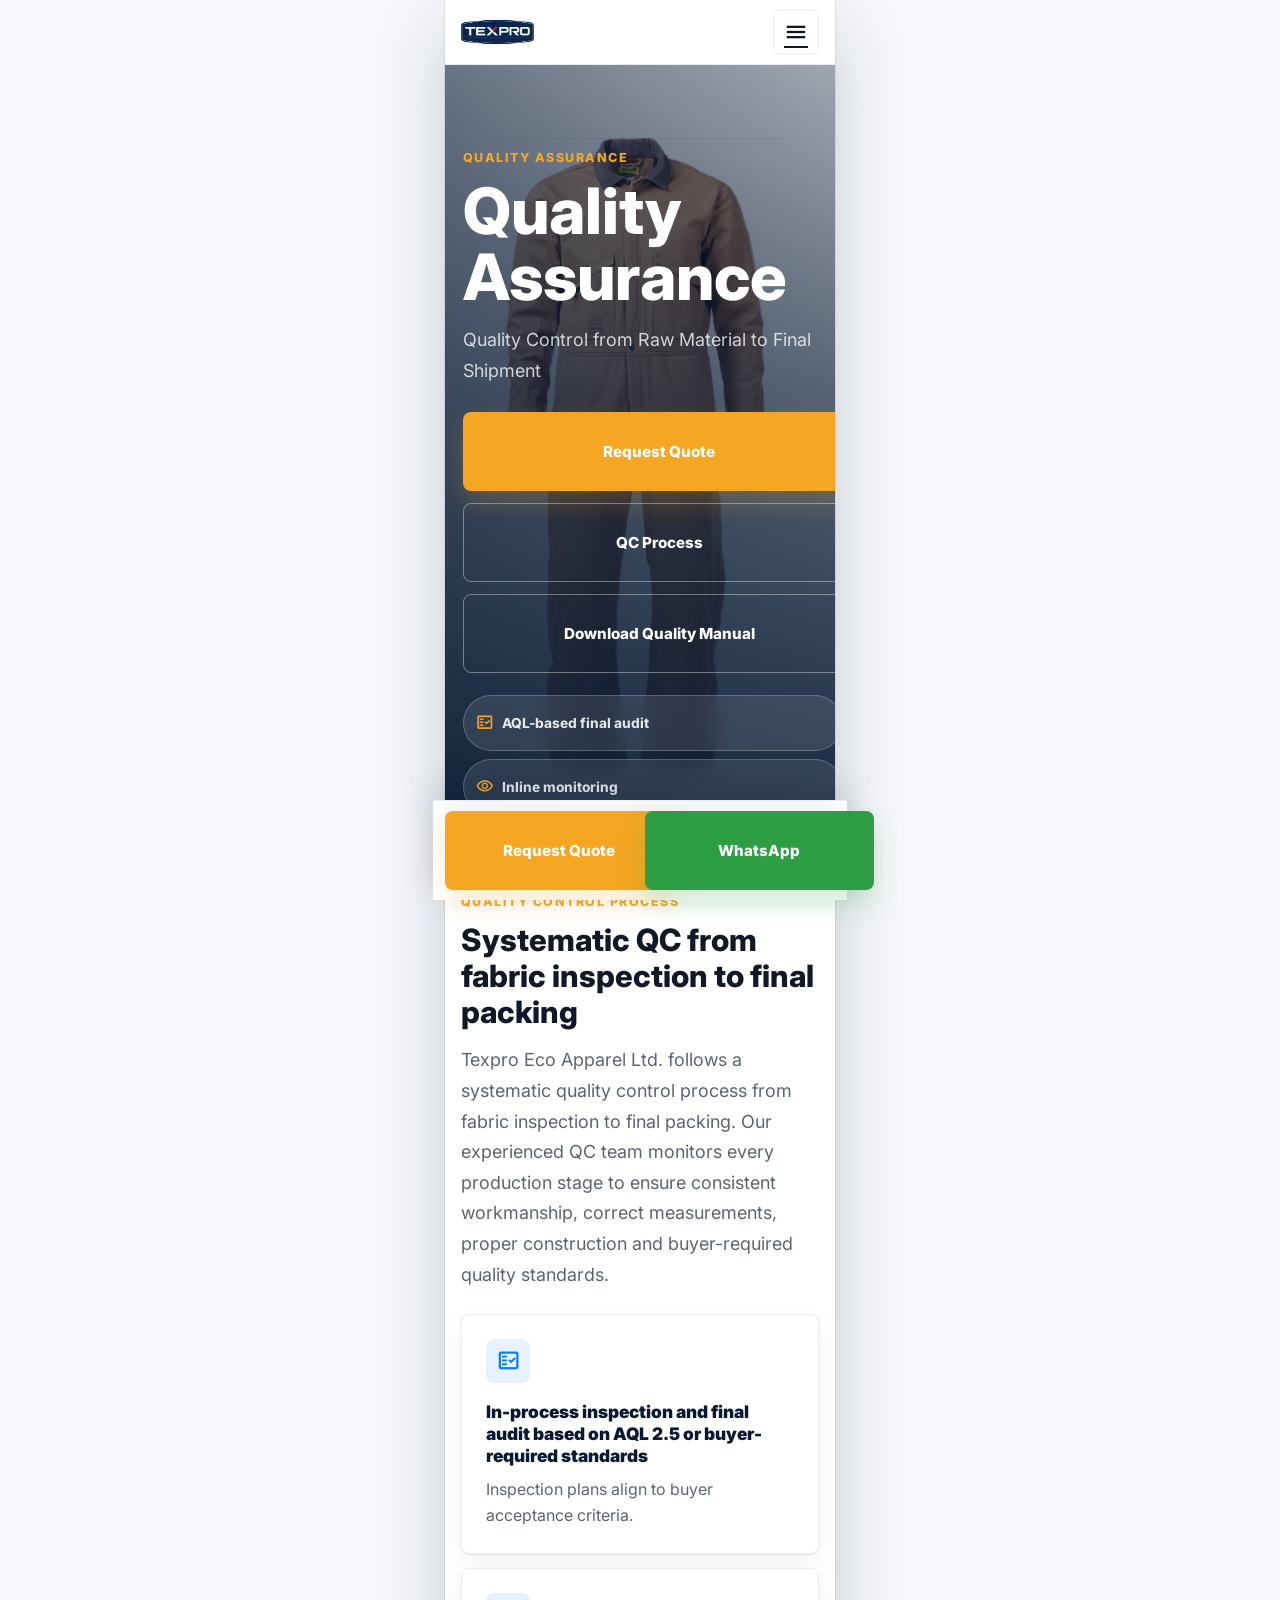
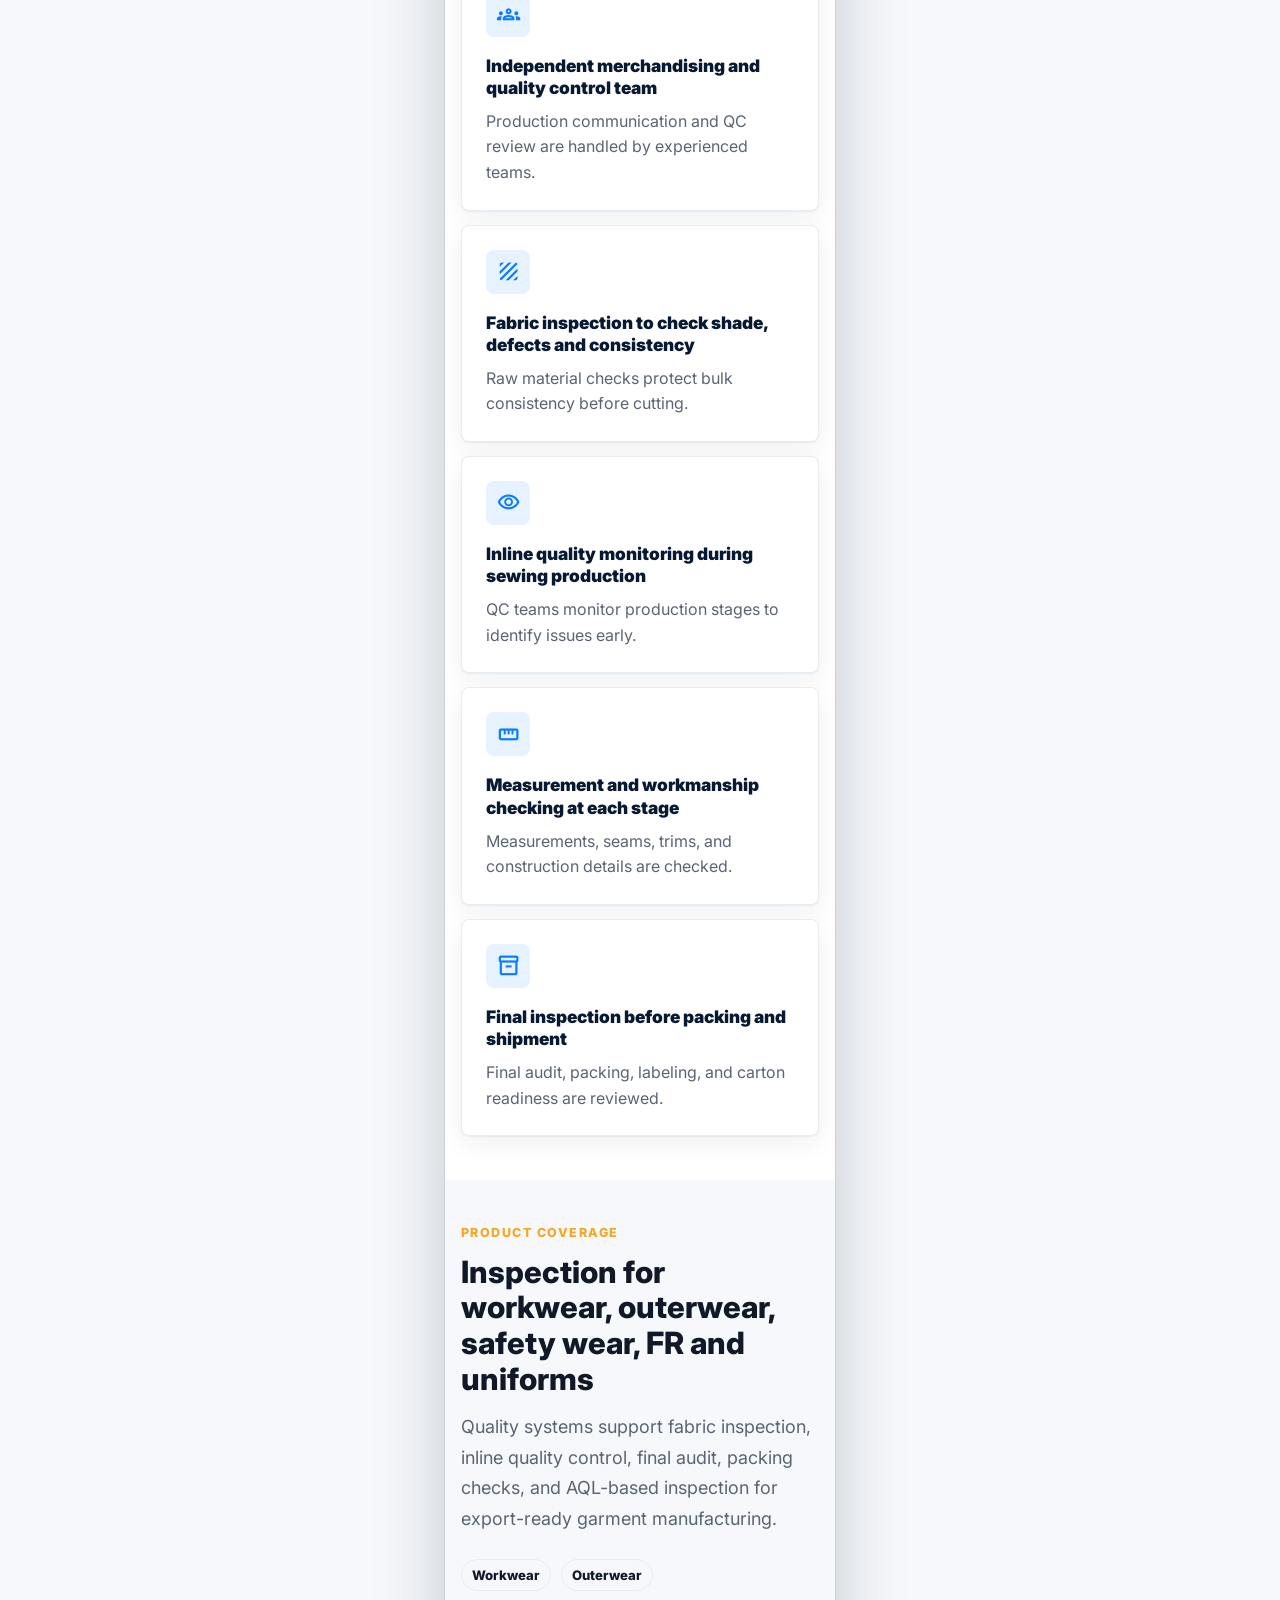
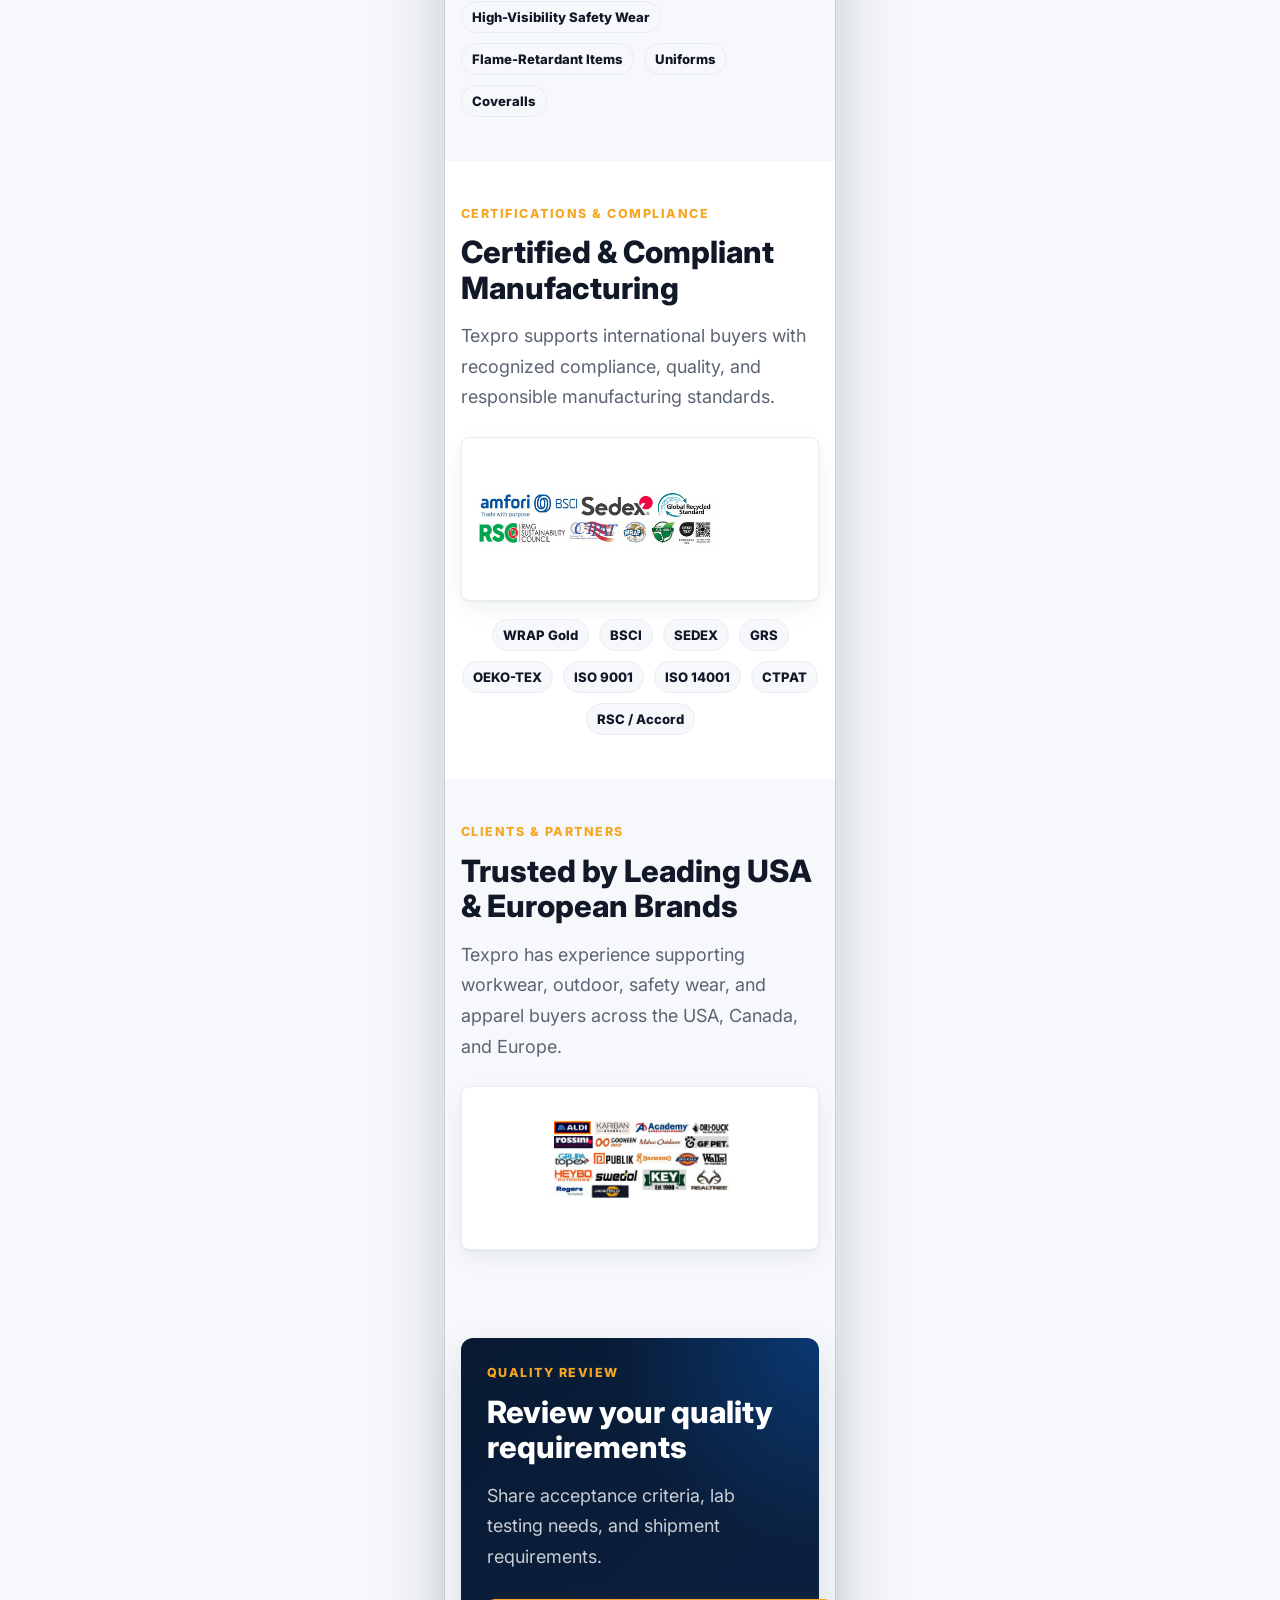
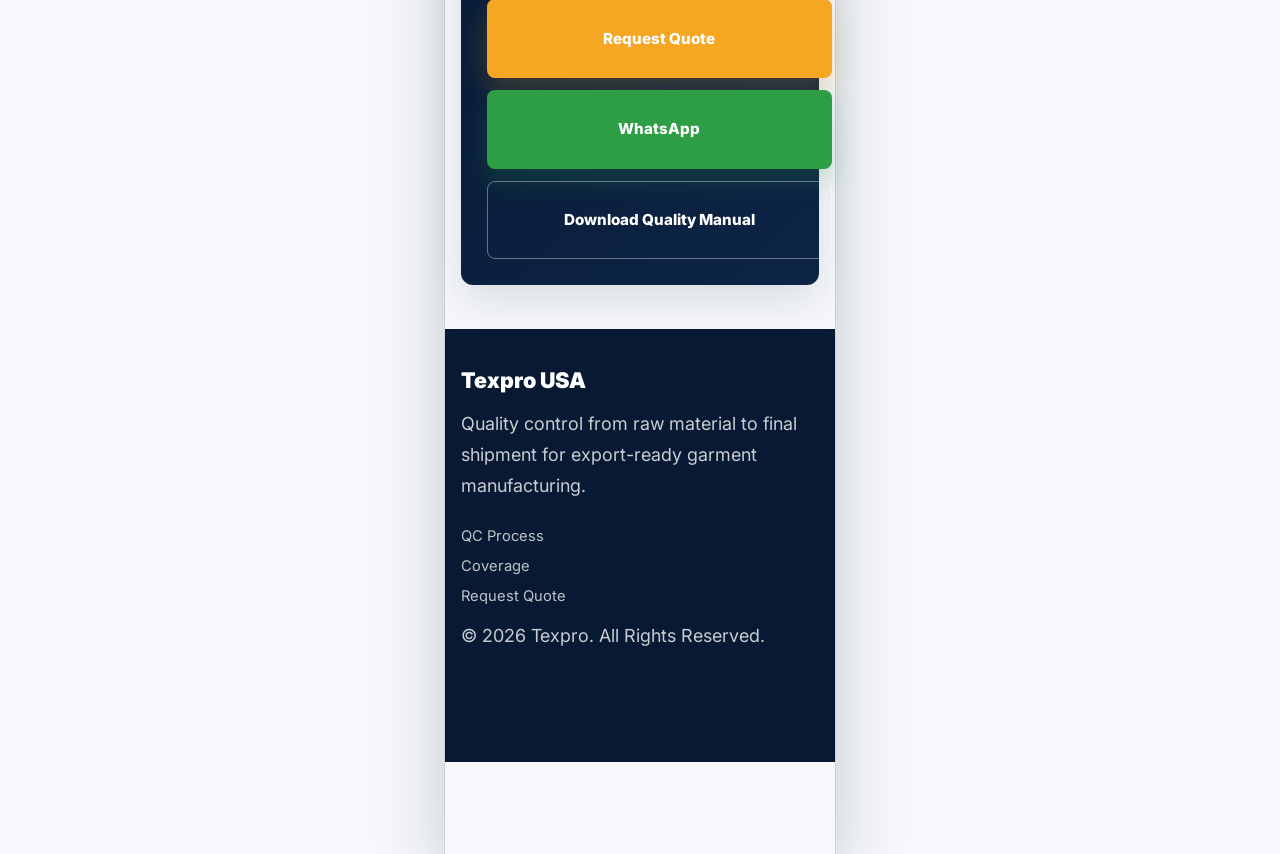
<file: quality_assurance_excellence_mobile/code.html>
<!DOCTYPE html>
<html lang="en">
<head>
<meta charset="utf-8"/>
<meta content="width=device-width, initial-scale=1.0" name="viewport"/>
<title>Quality Assurance | Texpro Eco Apparel Ltd Bangladesh Garment Manufacturer</title>
<meta name="description" content="Texpro Eco Apparel Ltd follows fabric inspection, inline quality control, final audit and AQL-based inspection for workwear, outerwear, high-visibility safety wear, Flame-Retardant and uniform manufacturing in Bangladesh."/>
<link href="https://fonts.googleapis.com/css2?family=Inter:wght@400;600;700;800;900&amp;display=swap" rel="stylesheet"/>
<link href="https://fonts.googleapis.com/css2?family=Material+Symbols+Outlined:wght,FILL@100..700,0..1&amp;display=swap" rel="stylesheet"/>
<link href="../assets/css/texpro-design-system.css" rel="stylesheet"/>
</head>
<body class="tx-page tx-mobile-page">
<header class="tx-mobile-header"><a class="tx-mobile-header__brand" href="../texpro_usa_home_mobile/code.html" aria-label="Texpro USA home"><img class="tx-brand-logo" src="../assets/images/New%20Texpro%20Logo.png" alt="Texpro"/></a><a class="tx-mobile-header__button" href="#process" aria-label="Quality sections"><span class="material-symbols-outlined">menu</span></a></header>
<main>
<section class="tx-mobile-hero" id="top"><div class="tx-mobile-hero__media" style="background-image: url('../assets/images/texpro-old/products/coveralls/1.jpg')"></div><div class="tx-mobile-hero__overlay"></div><div class="tx-mobile-hero__content"><p class="tx-eyebrow">Quality assurance</p><h1 class="tx-heading-xl">Quality Assurance</h1><p class="tx-copy">Quality Control from Raw Material to Final Shipment</p><div class="tx-mobile-actions"><a class="tx-btn tx-btn--primary tx-btn--full" href="../contact_request_quote_mobile/code.html">Request Quote</a><a class="tx-btn tx-btn--ghost tx-btn--full" href="#process">QC Process</a><a class="tx-btn tx-btn--ghost tx-btn--full" href="../contact_request_quote_mobile/code.html">Download Quality Manual</a></div><div class="tx-mobile-badges"><span class="tx-trust-badge"><span class="material-symbols-outlined">fact_check</span>AQL-based final audit</span><span class="tx-trust-badge"><span class="material-symbols-outlined">visibility</span>Inline monitoring</span></div></div></section>
<section class="tx-mobile-section tx-mobile-section--white" id="process"><div class="tx-section-header"><p class="tx-eyebrow">Quality control process</p><h2 class="tx-heading-md">Systematic QC from fabric inspection to final packing</h2><p class="tx-copy">Texpro Eco Apparel Ltd. follows a systematic quality control process from fabric inspection to final packing. Our experienced QC team monitors every production stage to ensure consistent workmanship, correct measurements, proper construction and buyer-required quality standards.</p></div><div class="tx-mobile-stack-grid"><article class="tx-icon-card"><span class="tx-icon-card__icon"><span class="material-symbols-outlined">fact_check</span></span><h3 class="tx-icon-card__title">In-process inspection and final audit based on AQL 2.5 or buyer-required standards</h3><p class="tx-icon-card__copy">Inspection plans align to buyer acceptance criteria.</p></article><article class="tx-icon-card"><span class="tx-icon-card__icon"><span class="material-symbols-outlined">groups</span></span><h3 class="tx-icon-card__title">Independent merchandising and quality control team</h3><p class="tx-icon-card__copy">Production communication and QC review are handled by experienced teams.</p></article><article class="tx-icon-card"><span class="tx-icon-card__icon"><span class="material-symbols-outlined">texture</span></span><h3 class="tx-icon-card__title">Fabric inspection to check shade, defects and consistency</h3><p class="tx-icon-card__copy">Raw material checks protect bulk consistency before cutting.</p></article><article class="tx-icon-card"><span class="tx-icon-card__icon"><span class="material-symbols-outlined">visibility</span></span><h3 class="tx-icon-card__title">Inline quality monitoring during sewing production</h3><p class="tx-icon-card__copy">QC teams monitor production stages to identify issues early.</p></article><article class="tx-icon-card"><span class="tx-icon-card__icon"><span class="material-symbols-outlined">straighten</span></span><h3 class="tx-icon-card__title">Measurement and workmanship checking at each stage</h3><p class="tx-icon-card__copy">Measurements, seams, trims, and construction details are checked.</p></article><article class="tx-icon-card"><span class="tx-icon-card__icon"><span class="material-symbols-outlined">inventory_2</span></span><h3 class="tx-icon-card__title">Final inspection before packing and shipment</h3><p class="tx-icon-card__copy">Final audit, packing, labeling, and carton readiness are reviewed.</p></article></div></section>
<section class="tx-mobile-section tx-mobile-section--soft" id="coverage"><div class="tx-section-header"><p class="tx-eyebrow">Product coverage</p><h2 class="tx-heading-md">Inspection for workwear, outerwear, safety wear, FR and uniforms</h2><p class="tx-copy">Quality systems support fabric inspection, inline quality control, final audit, packing checks, and AQL-based inspection for export-ready garment manufacturing.</p></div><ul class="tx-cert-pills"><li class="tx-cert-pill">Workwear</li><li class="tx-cert-pill">Outerwear</li><li class="tx-cert-pill">High-Visibility Safety Wear</li><li class="tx-cert-pill">Flame-Retardant Items</li><li class="tx-cert-pill">Uniforms</li><li class="tx-cert-pill">Coveralls</li></ul></section>
<section class="tx-mobile-section tx-mobile-section--white" id="certifications"><div class="tx-section-header"><p class="tx-eyebrow">Certifications &amp; Compliance</p><h2 class="tx-heading-md">Certified &amp; Compliant Manufacturing</h2><p class="tx-copy">Texpro supports international buyers with recognized compliance, quality, and responsible manufacturing standards.</p></div><div class="tx-logo-proof"><div class="tx-logo-proof__card"><img class="tx-logo-proof__image" alt="Texpro certifications and compliance logos" loading="lazy" src="../assets/images/texpro/logos/certifications-compliance.jpg"/></div></div><ul class="tx-cert-pills tx-cert-pills--center" aria-label="Texpro certification list"><li class="tx-cert-pill">WRAP Gold</li><li class="tx-cert-pill">BSCI</li><li class="tx-cert-pill">SEDEX</li><li class="tx-cert-pill">GRS</li><li class="tx-cert-pill">OEKO-TEX</li><li class="tx-cert-pill">ISO 9001</li><li class="tx-cert-pill">ISO 14001</li><li class="tx-cert-pill">CTPAT</li><li class="tx-cert-pill">RSC / Accord</li></ul></section>

<section class="tx-mobile-section tx-mobile-section--soft" id="clients"><div class="tx-section-header"><p class="tx-eyebrow">Clients &amp; Partners</p><h2 class="tx-heading-md">Trusted by Leading USA &amp; European Brands</h2><p class="tx-copy">Texpro has experience supporting workwear, outdoor, safety wear, and apparel buyers across the USA, Canada, and Europe.</p></div><div class="tx-logo-proof"><div class="tx-logo-proof__card"><img class="tx-logo-proof__image" alt="Texpro clients and partners logos" loading="lazy" src="../assets/images/texpro/logos/clients-partners.jpg"/></div></div></section>
<section class="tx-mobile-section tx-mobile-section--soft" id="request-quote"><div class="tx-mobile-cta-panel"><p class="tx-eyebrow">Quality review</p><h2 class="tx-heading-md">Review your quality requirements</h2><p class="tx-copy">Share acceptance criteria, lab testing needs, and shipment requirements.</p><div class="tx-mobile-actions"><a class="tx-btn tx-btn--primary tx-btn--full" href="../contact_request_quote_mobile/code.html">Request Quote</a><a class="tx-btn tx-btn--whatsapp tx-btn--full" href="../contact_request_quote_mobile/code.html">WhatsApp</a><a class="tx-btn tx-btn--ghost tx-btn--full" href="../contact_request_quote_mobile/code.html">Download Quality Manual</a></div></div></section>
</main>
<footer class="tx-mobile-footer"><p class="tx-footer__brand">Texpro USA</p><p class="tx-copy">Quality control from raw material to final shipment for export-ready garment manufacturing.</p><ul class="tx-mobile-footer__links"><li><a class="tx-footer__link" href="#process">QC Process</a></li><li><a class="tx-footer__link" href="#coverage">Coverage</a></li><li><a class="tx-footer__link" href="../contact_request_quote_mobile/code.html">Request Quote</a></li></ul><p class="tx-copy">&copy; 2026 Texpro. All Rights Reserved.</p></footer>
<div class="tx-mobile-bottom-cta"><a class="tx-btn tx-btn--primary tx-btn--full" href="../contact_request_quote_mobile/code.html">Request Quote</a><a class="tx-btn tx-btn--whatsapp tx-btn--full" href="../contact_request_quote_mobile/code.html">WhatsApp</a></div>
</body>
</html>
</file>
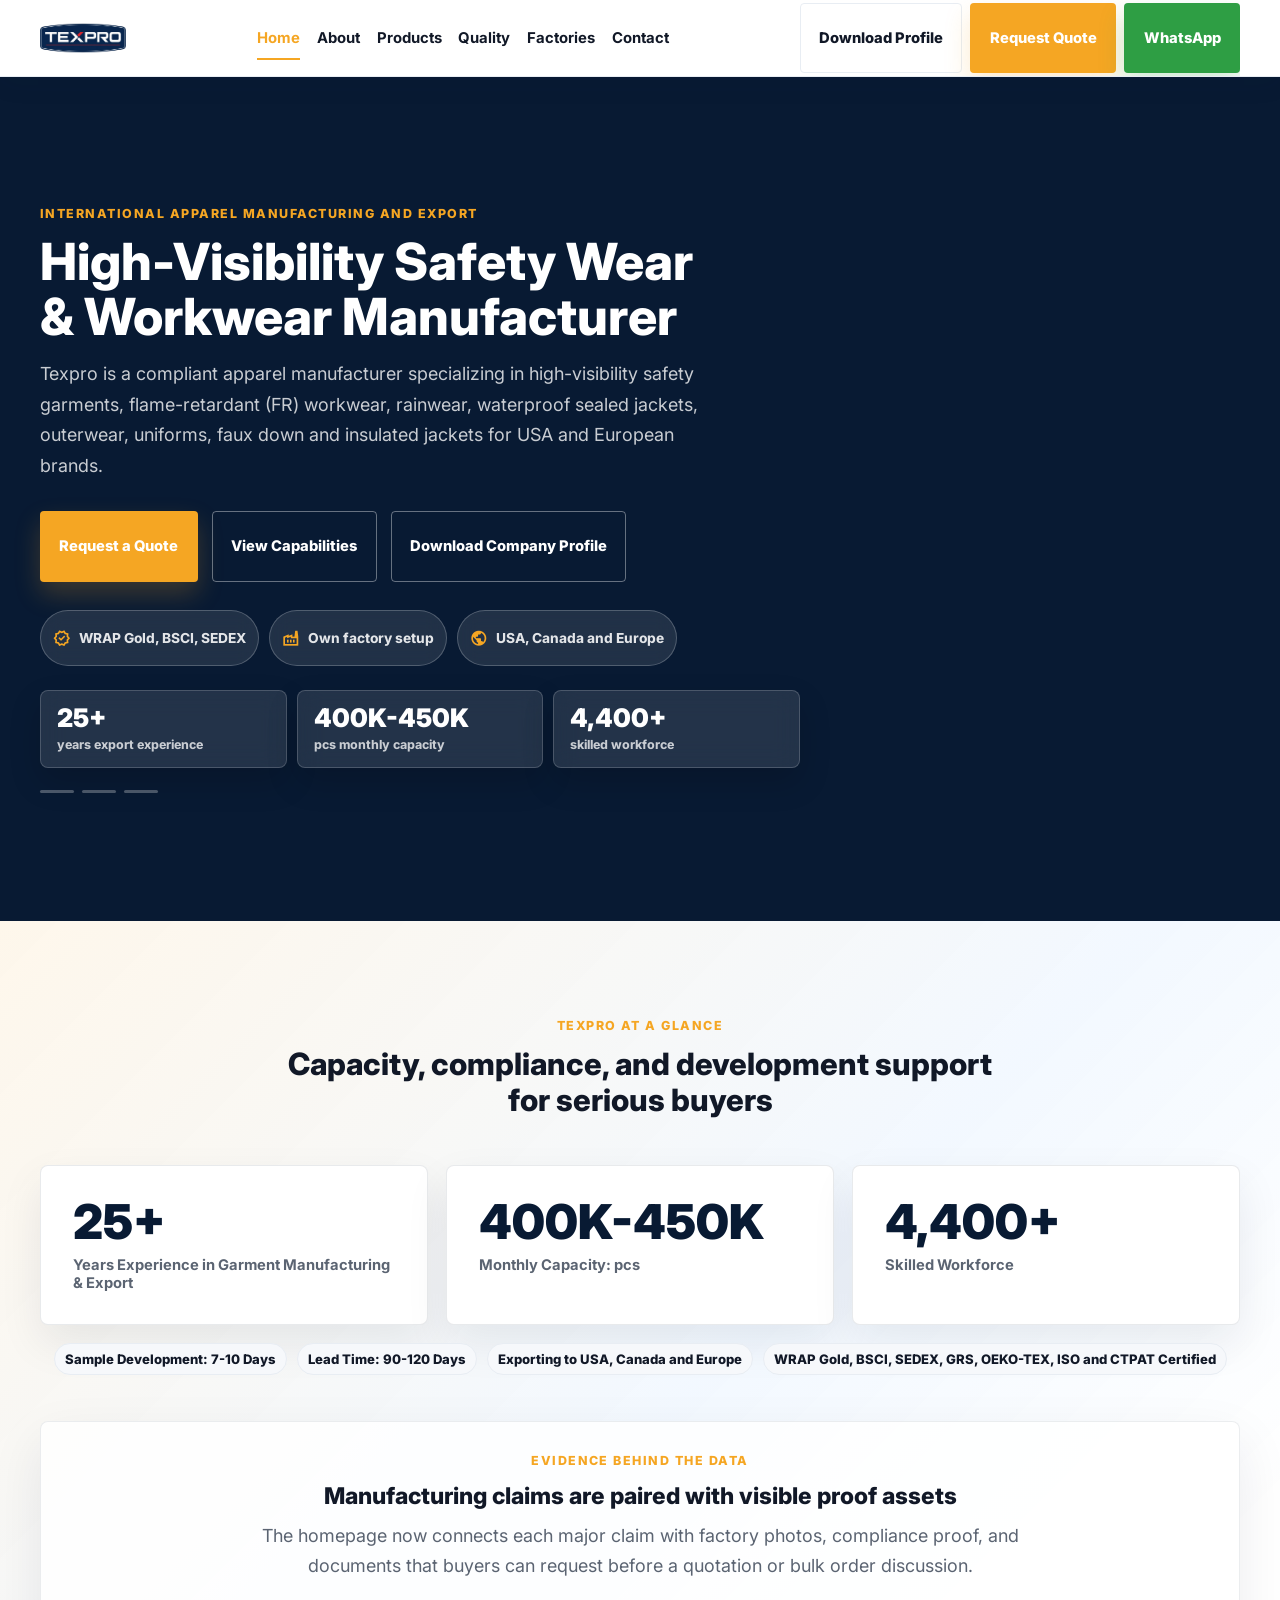
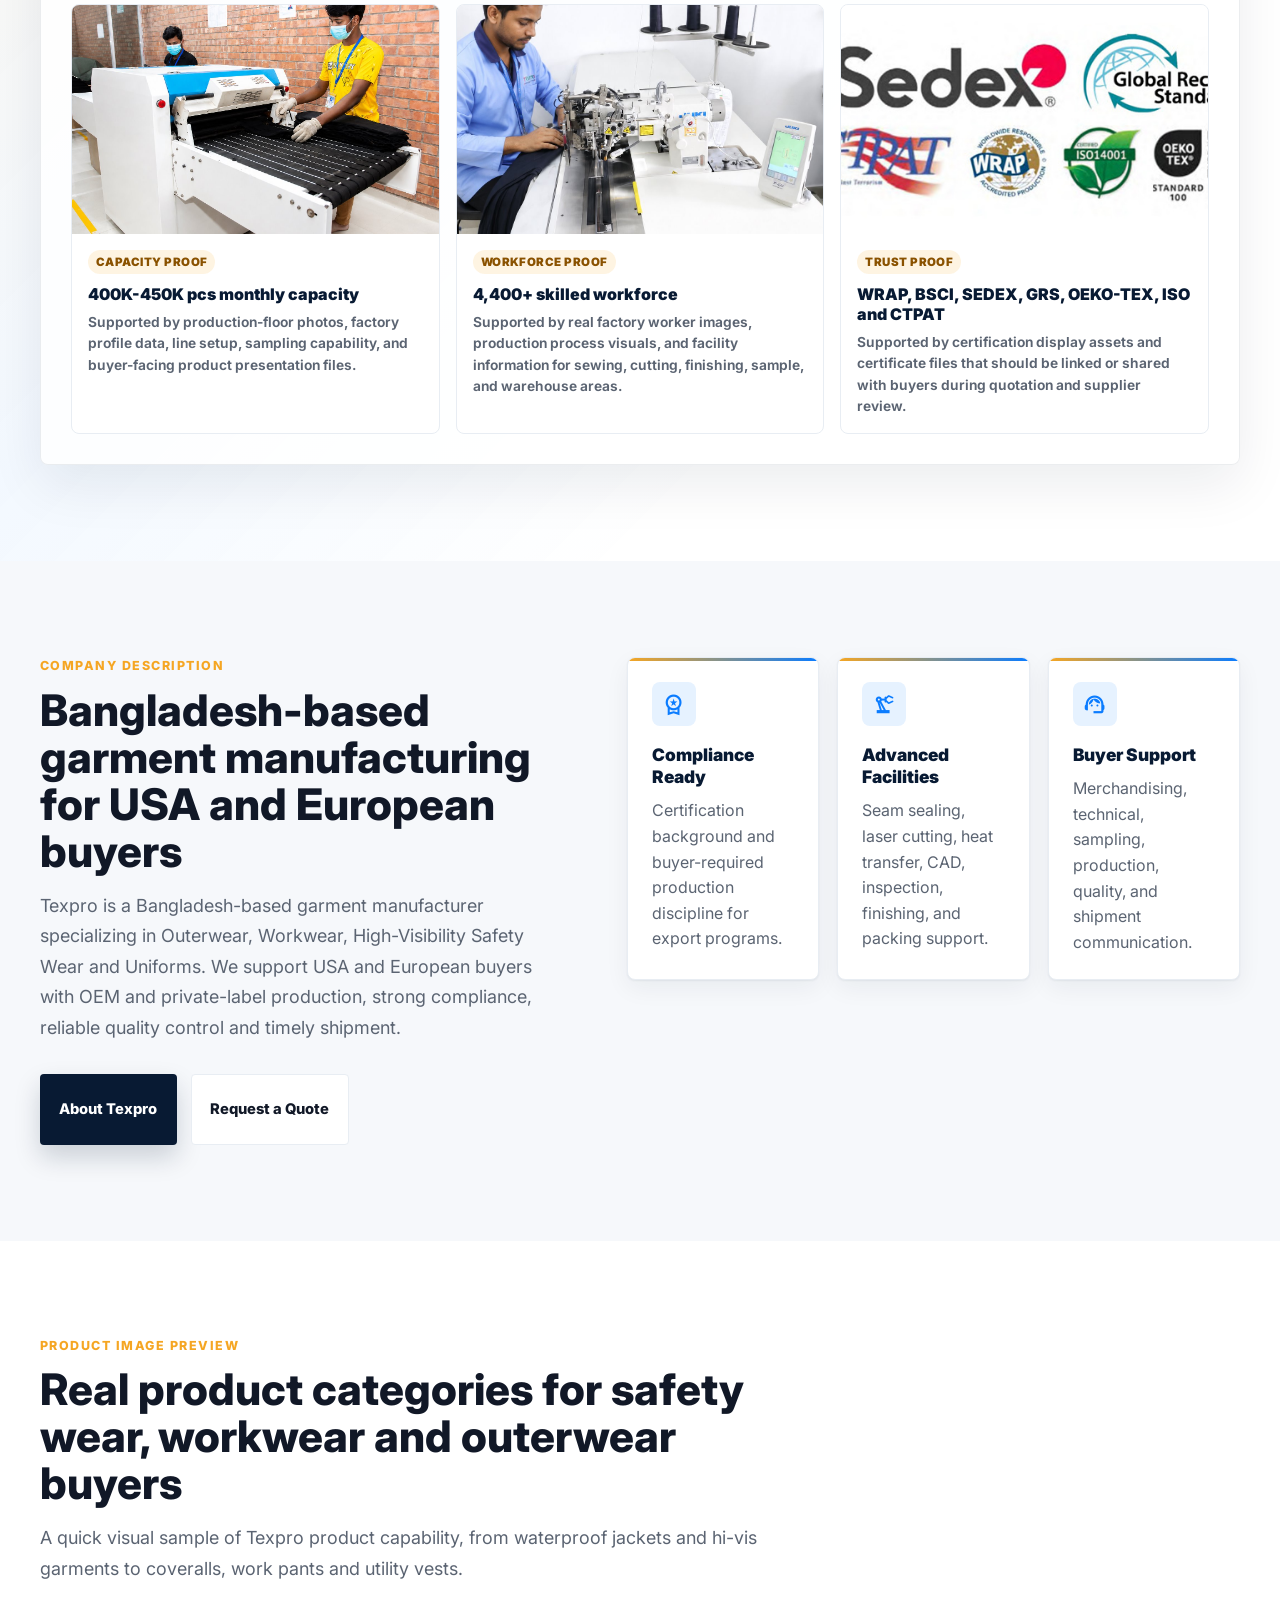
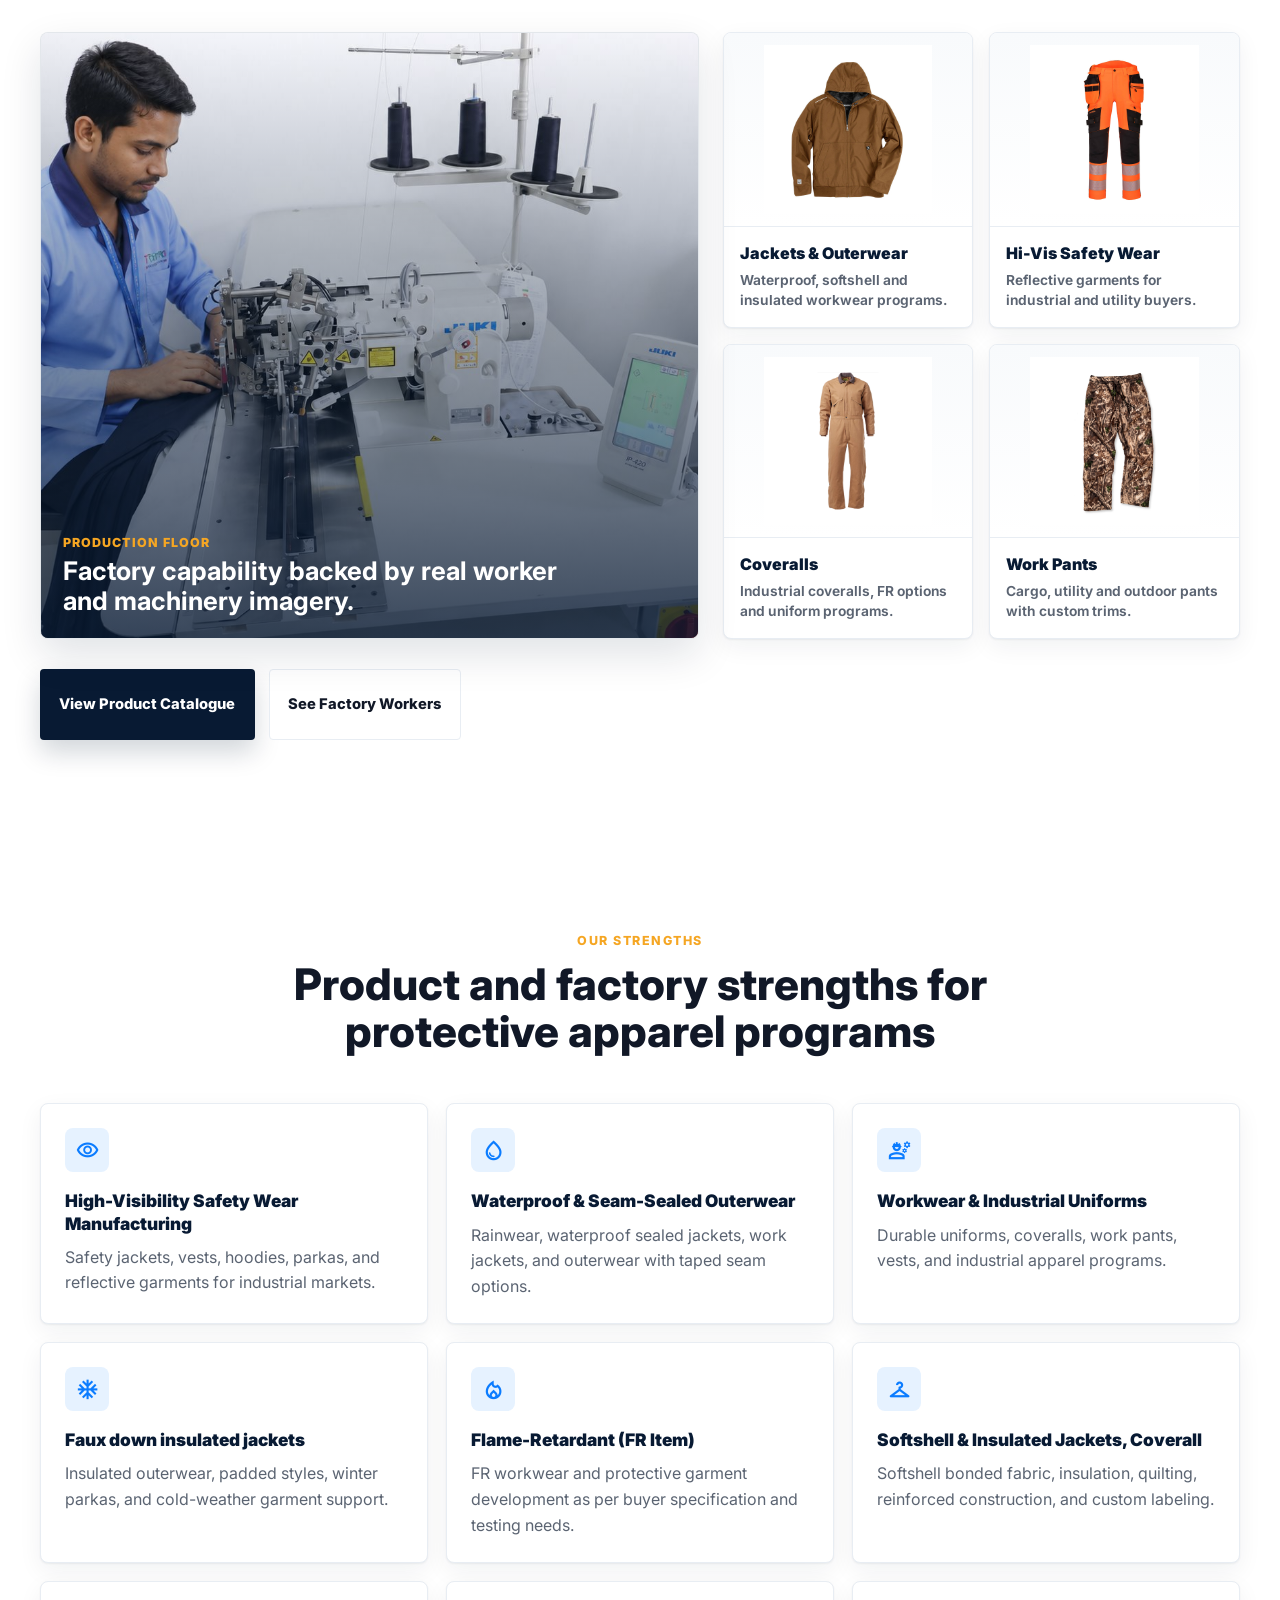
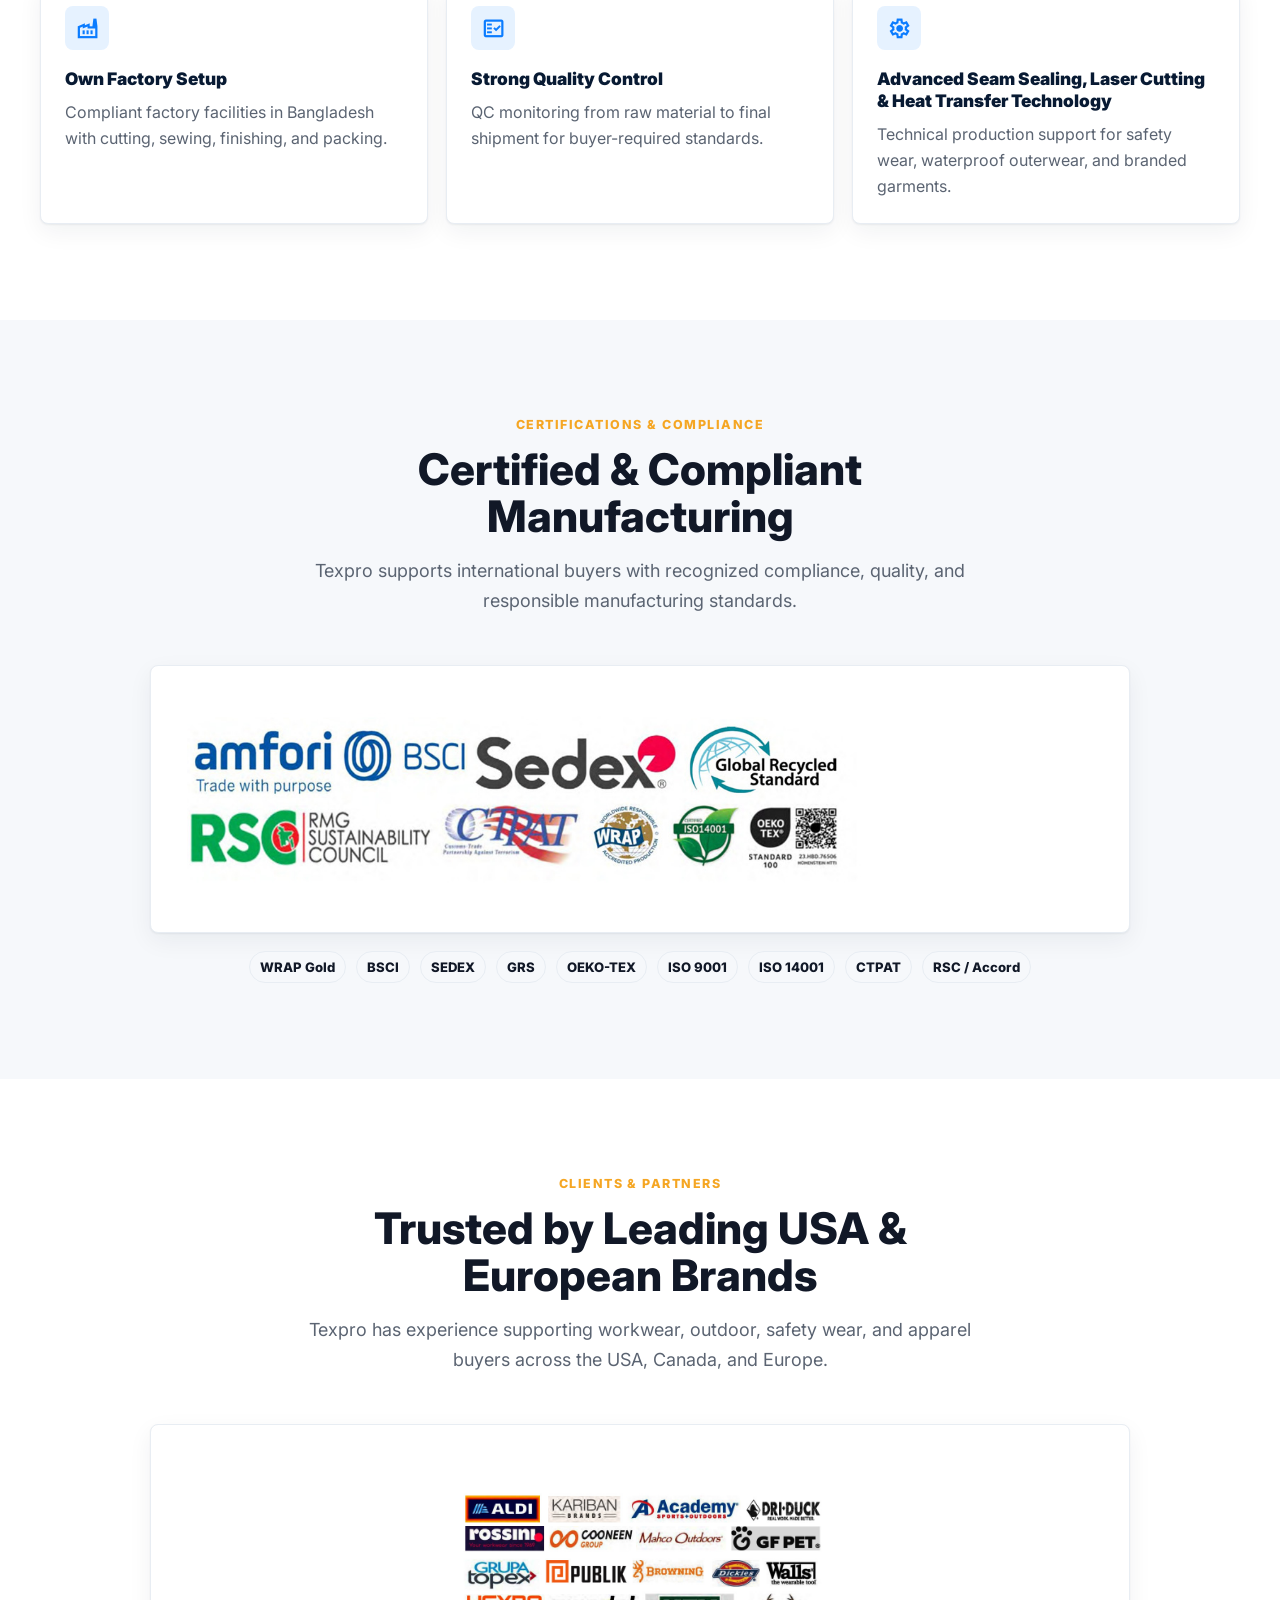
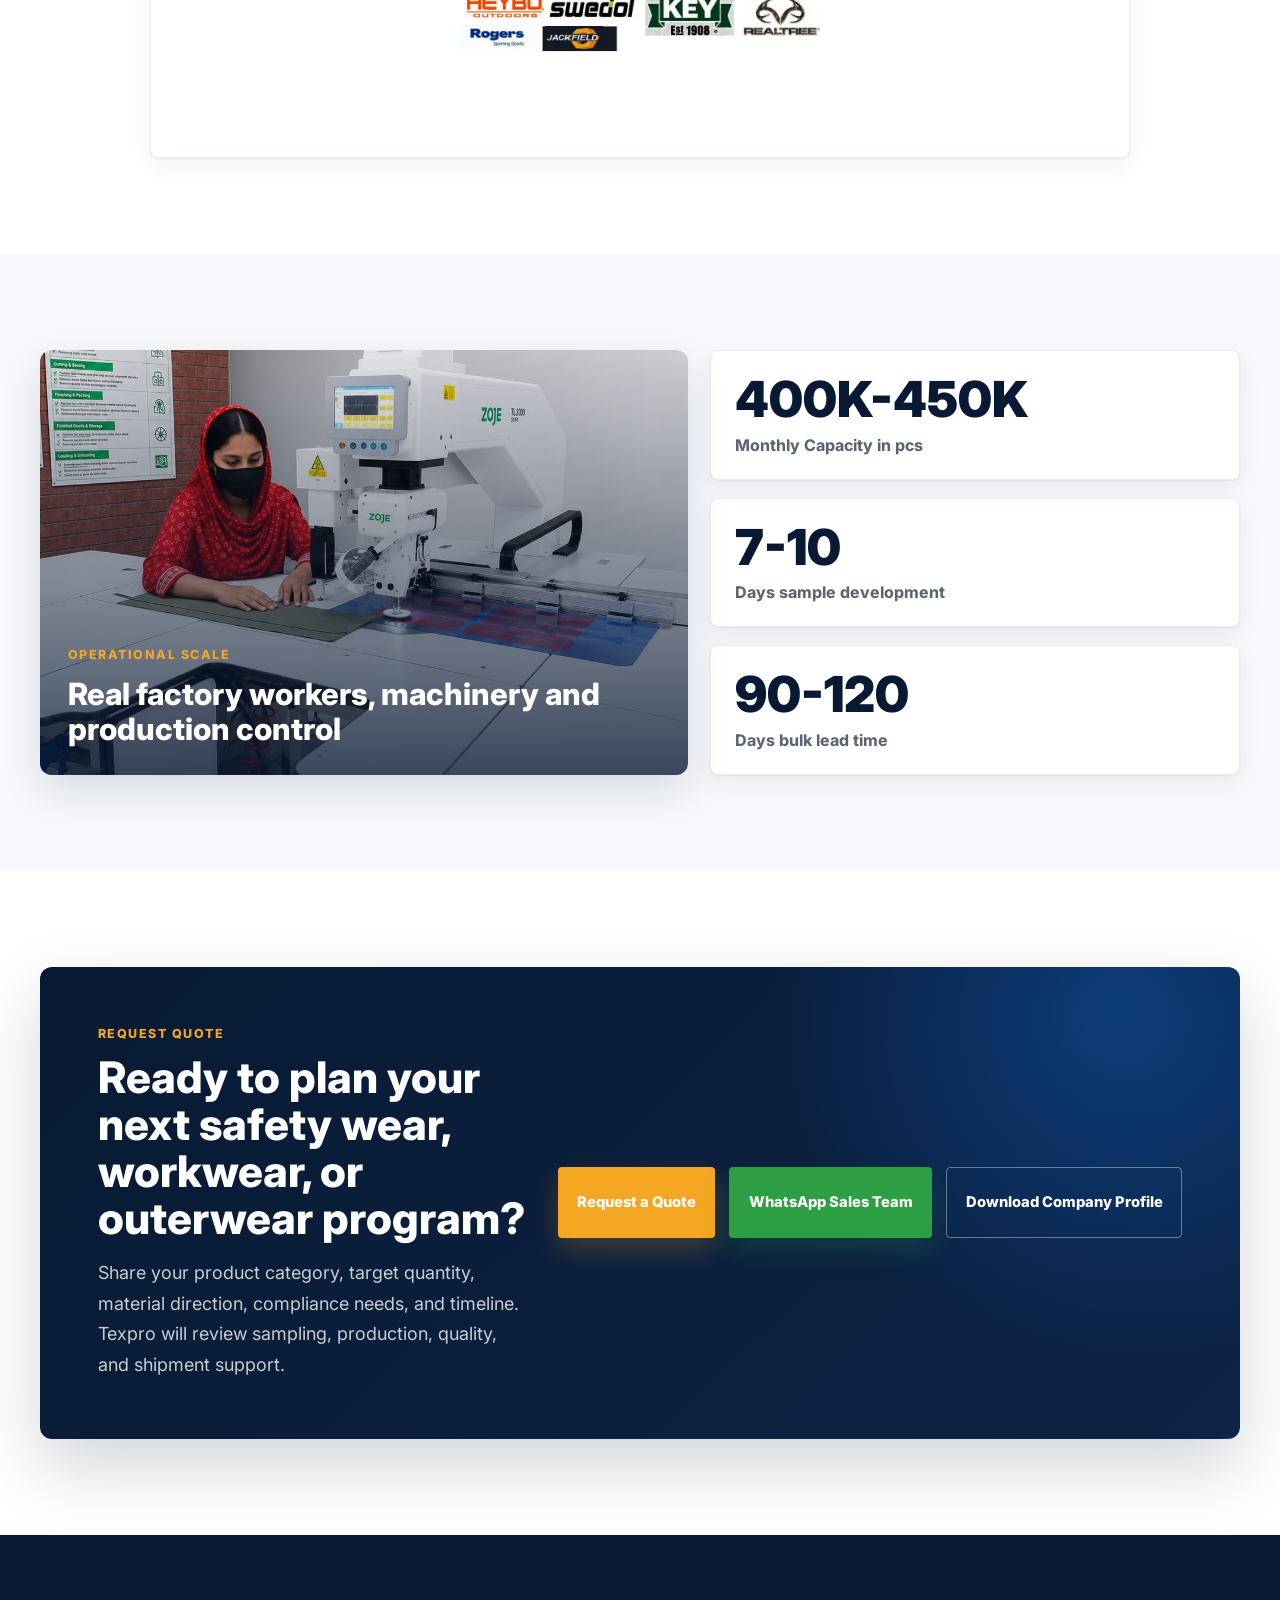
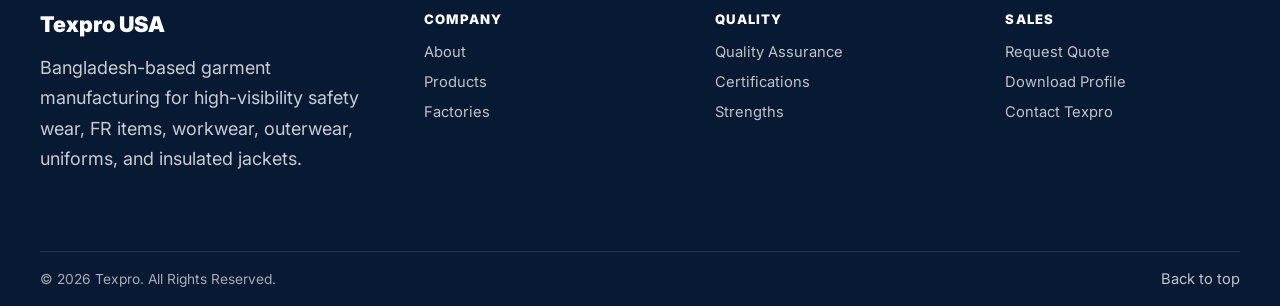
<file: texpro_usa_home_desktop/code.html>
<!DOCTYPE html>
<html lang="en">
<head>
<meta charset="utf-8"/>
<meta content="width=device-width, initial-scale=1.0" name="viewport"/>
<title>Texpro | High-Visibility Safety Wear, Workwear &amp; Outerwear Manufacturer Bangladesh</title>
<meta name="description" content="Texpro is a Bangladesh manufacturer of High-Visibility Safety Wear, Workwear, Waterproof Outerwear, Uniforms and Insulated Jackets for USA and European brands."/>
<link href="https://fonts.googleapis.com/css2?family=Inter:wght@400;600;700;800;900&amp;display=swap" rel="stylesheet"/>
<link href="https://fonts.googleapis.com/css2?family=Material+Symbols+Outlined:wght,FILL@100..700,0..1&amp;display=swap" rel="stylesheet"/>
<link href="../assets/css/texpro-design-system.css" rel="stylesheet"/>
</head>
<body class="tx-page tx-desktop-page">
<header class="tx-navbar">
<div class="tx-container--wide tx-navbar__inner">
<a class="tx-navbar__brand" href="#top" aria-label="Texpro USA home"><img class="tx-brand-logo" src="../assets/images/New%20Texpro%20Logo.png" alt="Texpro"/></a>
<nav aria-label="Primary navigation">
<ul class="tx-navbar__links">
<li><a class="tx-navbar__link is-active" href="#top">Home</a></li>
<li><a class="tx-navbar__link" href="../about_texpro_usa_desktop/code.html">About</a></li>
<li><a class="tx-navbar__link" href="../executive_garment_manufacturing/code.html">Products</a></li>
<li><a class="tx-navbar__link" href="../quality_assurance_excellence_desktop/code.html">Quality</a></li>
<li><a class="tx-navbar__link" href="../manufacturing_facilities_desktop/code.html">Factories</a></li>
<li><a class="tx-navbar__link" href="../contact_request_quote_desktop/code.html">Contact</a></li>
</ul>
</nav>
<div class="tx-navbar__actions">
<a class="tx-btn tx-btn--outline" href="../contact_request_quote_desktop/code.html">Download Profile</a>
<a class="tx-btn tx-btn--primary" href="../contact_request_quote_desktop/code.html">Request Quote</a>
<a class="tx-btn tx-btn--whatsapp" href="../contact_request_quote_desktop/code.html">WhatsApp</a>
</div>
</div>
</header>

<main>
<section class="tx-hero tx-hero--carousel" id="top">
<div class="tx-hero-carousel" aria-hidden="true">
<span class="tx-hero-carousel__slide" style="background-image: url('../assets/images/texpro-old/factory/factory-spreading-worker.jpg')"></span>
<span class="tx-hero-carousel__slide" style="background-image: url('../assets/images/texpro-old/factory/factory-apw-sewing-worker.jpg')"></span>
<span class="tx-hero-carousel__slide" style="background-image: url('../assets/images/texpro-old/factory/factory-template-machine-worker.jpg')"></span>
</div>
<div class="tx-hero__overlay"></div>
<div class="tx-container--wide">
<div class="tx-hero__content">
<p class="tx-eyebrow">International apparel manufacturing and export</p>
<h1 class="tx-heading-xl">High-Visibility Safety Wear &amp; Workwear Manufacturer</h1>
<p class="tx-copy">Texpro is a compliant apparel manufacturer specializing in high-visibility safety garments, flame-retardant (FR) workwear, rainwear, waterproof sealed jackets, outerwear, uniforms, faux down and insulated jackets for USA and European brands.</p>
<div class="tx-hero__actions">
<a class="tx-btn tx-btn--primary" href="../contact_request_quote_desktop/code.html">Request a Quote</a>
<a class="tx-btn tx-btn--ghost" href="#capabilities">View Capabilities</a>
<a class="tx-btn tx-btn--ghost" href="../contact_request_quote_desktop/code.html">Download Company Profile</a>
</div>
<div class="tx-badge-row" aria-label="Trust badges">
<span class="tx-trust-badge"><span aria-hidden="true" class="material-symbols-outlined">verified</span>WRAP Gold, BSCI, SEDEX</span>
<span class="tx-trust-badge"><span aria-hidden="true" class="material-symbols-outlined">factory</span>Own factory setup</span>
<span class="tx-trust-badge"><span aria-hidden="true" class="material-symbols-outlined">public</span>USA, Canada and Europe</span>
</div>
<div class="tx-hero-stat-strip" aria-label="Texpro manufacturing highlights">
<span><strong>25+</strong><small>years export experience</small></span>
<span><strong>400K-450K</strong><small>pcs monthly capacity</small></span>
<span><strong>4,400+</strong><small>skilled workforce</small></span>
</div>
<div class="tx-hero-carousel__dots" aria-hidden="true"><span></span><span></span><span></span></div>
</div>
</div>
</section>

<section class="tx-section tx-section--white tx-home-proof-band" aria-labelledby="glance-title">
<div class="tx-container">
<div class="tx-section-header tx-section-header--center">
<p class="tx-eyebrow">Texpro at a Glance</p>
<h2 class="tx-heading-md" id="glance-title">Capacity, compliance, and development support for serious buyers</h2>
</div>
<div class="tx-proof-grid">
<article class="tx-proof-card"><div class="tx-proof-card__value">25+</div><div class="tx-proof-card__label">Years Experience in Garment Manufacturing &amp; Export</div></article>
<article class="tx-proof-card"><div class="tx-proof-card__value">400K-450K</div><div class="tx-proof-card__label">Monthly Capacity: pcs</div></article>
<article class="tx-proof-card"><div class="tx-proof-card__value">4,400+</div><div class="tx-proof-card__label">Skilled Workforce</div></article>
</div>
<ul class="tx-cert-pills" aria-label="Texpro quick facts">
<li class="tx-cert-pill">Sample Development: 7-10 Days</li>
<li class="tx-cert-pill">Lead Time: 90-120 Days</li>
<li class="tx-cert-pill">Exporting to USA, Canada and Europe</li>
<li class="tx-cert-pill">WRAP Gold, BSCI, SEDEX, GRS, OEKO-TEX, ISO and CTPAT Certified</li>
</ul>
<div class="tx-evidence-panel" aria-label="Evidence behind Texpro data">
<div class="tx-evidence-panel__header">
<p class="tx-eyebrow">Evidence behind the data</p>
<h3 class="tx-heading-sm">Manufacturing claims are paired with visible proof assets</h3>
<p class="tx-copy">The homepage now connects each major claim with factory photos, compliance proof, and documents that buyers can request before a quotation or bulk order discussion.</p>
</div>
<div class="tx-evidence-grid">
<article class="tx-evidence-card">
<img src="../assets/images/texpro-old/factory/factory-spreading-worker.jpg" alt="Texpro fabric spreading and production preparation" loading="lazy"/>
<div class="tx-evidence-card__body">
<span class="tx-evidence-card__tag">Capacity proof</span>
<h4>400K-450K pcs monthly capacity</h4>
<p>Supported by production-floor photos, factory profile data, line setup, sampling capability, and buyer-facing product presentation files.</p>
</div>
</article>
<article class="tx-evidence-card">
<img src="../assets/images/texpro-old/factory/factory-apw-sewing-worker.jpg" alt="Texpro sewing floor worker evidence" loading="lazy"/>
<div class="tx-evidence-card__body">
<span class="tx-evidence-card__tag">Workforce proof</span>
<h4>4,400+ skilled workforce</h4>
<p>Supported by real factory worker images, production process visuals, and facility information for sewing, cutting, finishing, sample, and warehouse areas.</p>
</div>
</article>
<article class="tx-evidence-card">
<img src="../assets/images/texpro/logos/certifications-compliance.jpg" alt="Texpro certification and compliance proof" loading="lazy"/>
<div class="tx-evidence-card__body">
<span class="tx-evidence-card__tag">Trust proof</span>
<h4>WRAP, BSCI, SEDEX, GRS, OEKO-TEX, ISO and CTPAT</h4>
<p>Supported by certification display assets and certificate files that should be linked or shared with buyers during quotation and supplier review.</p>
</div>
</article>
</div>
</div>
</div>
</section>

<section class="tx-section tx-section--soft tx-home-intro-band" id="what-we-do">
<div class="tx-container">
<div class="tx-split">
<div>
<p class="tx-eyebrow">Company description</p>
<h2 class="tx-heading-lg">Bangladesh-based garment manufacturing for USA and European buyers</h2>
<p class="tx-copy">Texpro is a Bangladesh-based garment manufacturer specializing in Outerwear, Workwear, High-Visibility Safety Wear and Uniforms. We support USA and European buyers with OEM and private-label production, strong compliance, reliable quality control and timely shipment.</p>
<div class="tx-cta-row">
<a class="tx-btn tx-btn--dark" href="../about_texpro_usa_desktop/code.html">About Texpro</a>
<a class="tx-btn tx-btn--outline" href="../contact_request_quote_desktop/code.html">Request a Quote</a>
</div>
</div>
<div class="tx-icon-grid">
<article class="tx-icon-card"><span class="tx-icon-card__icon"><span aria-hidden="true" class="material-symbols-outlined">workspace_premium</span></span><h3 class="tx-icon-card__title">Compliance Ready</h3><p class="tx-icon-card__copy">Certification background and buyer-required production discipline for export programs.</p></article>
<article class="tx-icon-card"><span class="tx-icon-card__icon"><span aria-hidden="true" class="material-symbols-outlined">precision_manufacturing</span></span><h3 class="tx-icon-card__title">Advanced Facilities</h3><p class="tx-icon-card__copy">Seam sealing, laser cutting, heat transfer, CAD, inspection, finishing, and packing support.</p></article>
<article class="tx-icon-card"><span class="tx-icon-card__icon"><span aria-hidden="true" class="material-symbols-outlined">support_agent</span></span><h3 class="tx-icon-card__title">Buyer Support</h3><p class="tx-icon-card__copy">Merchandising, technical, sampling, production, quality, and shipment communication.</p></article>
</div>
</div>
</div>
</section>

<section class="tx-section tx-section--white" id="product-preview">
<div class="tx-container">
<div class="tx-section-header">
<p class="tx-eyebrow">Product image preview</p>
<h2 class="tx-heading-lg">Real product categories for safety wear, workwear and outerwear buyers</h2>
<p class="tx-copy">A quick visual sample of Texpro product capability, from waterproof jackets and hi-vis garments to coveralls, work pants and utility vests.</p>
</div>
<div class="tx-home-image-showcase">
<figure class="tx-home-featured-image">
<img src="../assets/images/texpro-old/factory/factory-apw-sewing-worker.jpg" alt="Texpro worker operating advanced sewing machinery" loading="lazy"/>
<figcaption><span>Production floor</span><strong>Factory capability backed by real worker and machinery imagery.</strong></figcaption>
</figure>
<div class="tx-home-gallery-list">
<article class="tx-home-image-card"><div class="tx-home-image-card__media"><img src="../assets/images/texpro-old/products/jackets-coats/2.jpg" alt="Texpro jackets and outerwear product sample" loading="lazy"/></div><div class="tx-home-image-card__body"><h3>Jackets &amp; Outerwear</h3><p>Waterproof, softshell and insulated workwear programs.</p></div></article>
<article class="tx-home-image-card"><div class="tx-home-image-card__media"><img src="../assets/images/texpro-old/products/hi-vis/1.jpg" alt="Texpro high-visibility safety wear product sample" loading="lazy"/></div><div class="tx-home-image-card__body"><h3>Hi-Vis Safety Wear</h3><p>Reflective garments for industrial and utility buyers.</p></div></article>
<article class="tx-home-image-card"><div class="tx-home-image-card__media"><img src="../assets/images/texpro-old/products/coveralls/1.jpg" alt="Texpro coverall product sample" loading="lazy"/></div><div class="tx-home-image-card__body"><h3>Coveralls</h3><p>Industrial coveralls, FR options and uniform programs.</p></div></article>
<article class="tx-home-image-card"><div class="tx-home-image-card__media"><img src="../assets/images/texpro-old/products/pants-shorts/1.jpg" alt="Texpro workwear pants product sample" loading="lazy"/></div><div class="tx-home-image-card__body"><h3>Work Pants</h3><p>Cargo, utility and outdoor pants with custom trims.</p></div></article>
</div>
</div>
<div class="tx-cta-row"><a class="tx-btn tx-btn--dark" href="../executive_garment_manufacturing/code.html">View Product Catalogue</a><a class="tx-btn tx-btn--outline" href="../manufacturing_facilities_desktop/code.html">See Factory Workers</a></div>
</div>
</section>

<section class="tx-section tx-section--white" id="capabilities">
<div class="tx-container">
<div class="tx-section-header tx-section-header--center">
<p class="tx-eyebrow">Our Strengths</p>
<h2 class="tx-heading-lg">Product and factory strengths for protective apparel programs</h2>
</div>
<div class="tx-icon-grid">
<article class="tx-icon-card"><span class="tx-icon-card__icon"><span class="material-symbols-outlined">visibility</span></span><h3 class="tx-icon-card__title">High-Visibility Safety Wear Manufacturing</h3><p class="tx-icon-card__copy">Safety jackets, vests, hoodies, parkas, and reflective garments for industrial markets.</p></article>
<article class="tx-icon-card"><span class="tx-icon-card__icon"><span class="material-symbols-outlined">water_drop</span></span><h3 class="tx-icon-card__title">Waterproof &amp; Seam-Sealed Outerwear</h3><p class="tx-icon-card__copy">Rainwear, waterproof sealed jackets, work jackets, and outerwear with taped seam options.</p></article>
<article class="tx-icon-card"><span class="tx-icon-card__icon"><span class="material-symbols-outlined">engineering</span></span><h3 class="tx-icon-card__title">Workwear &amp; Industrial Uniforms</h3><p class="tx-icon-card__copy">Durable uniforms, coveralls, work pants, vests, and industrial apparel programs.</p></article>
<article class="tx-icon-card"><span class="tx-icon-card__icon"><span class="material-symbols-outlined">ac_unit</span></span><h3 class="tx-icon-card__title">Faux down insulated jackets</h3><p class="tx-icon-card__copy">Insulated outerwear, padded styles, winter parkas, and cold-weather garment support.</p></article>
<article class="tx-icon-card"><span class="tx-icon-card__icon"><span class="material-symbols-outlined">local_fire_department</span></span><h3 class="tx-icon-card__title">Flame-Retardant (FR Item)</h3><p class="tx-icon-card__copy">FR workwear and protective garment development as per buyer specification and testing needs.</p></article>
<article class="tx-icon-card"><span class="tx-icon-card__icon"><span class="material-symbols-outlined">checkroom</span></span><h3 class="tx-icon-card__title">Softshell &amp; Insulated Jackets, Coverall</h3><p class="tx-icon-card__copy">Softshell bonded fabric, insulation, quilting, reinforced construction, and custom labeling.</p></article>
<article class="tx-icon-card"><span class="tx-icon-card__icon"><span class="material-symbols-outlined">factory</span></span><h3 class="tx-icon-card__title">Own Factory Setup</h3><p class="tx-icon-card__copy">Compliant factory facilities in Bangladesh with cutting, sewing, finishing, and packing.</p></article>
<article class="tx-icon-card"><span class="tx-icon-card__icon"><span class="material-symbols-outlined">fact_check</span></span><h3 class="tx-icon-card__title">Strong Quality Control</h3><p class="tx-icon-card__copy">QC monitoring from raw material to final shipment for buyer-required standards.</p></article>
<article class="tx-icon-card"><span class="tx-icon-card__icon"><span class="material-symbols-outlined">settings</span></span><h3 class="tx-icon-card__title">Advanced Seam Sealing, Laser Cutting &amp; Heat Transfer Technology</h3><p class="tx-icon-card__copy">Technical production support for safety wear, waterproof outerwear, and branded garments.</p></article>
</div>
</div>
</section>

<section class="tx-section tx-section--soft" id="certifications">
<div class="tx-container">
<div class="tx-section-header tx-section-header--center">
<p class="tx-eyebrow">Certifications &amp; Compliance</p>
<h2 class="tx-heading-lg">Certified &amp; Compliant Manufacturing</h2>
<p class="tx-copy">Texpro supports international buyers with recognized compliance, quality, and responsible manufacturing standards.</p>
</div>
<div class="tx-logo-proof"><div class="tx-logo-proof__card"><img class="tx-logo-proof__image" alt="Texpro certifications and compliance logos" loading="lazy" src="../assets/images/texpro/logos/certifications-compliance.jpg"/></div></div>
<ul class="tx-cert-pills tx-cert-pills--center" aria-label="Texpro certification list"><li class="tx-cert-pill">WRAP Gold</li><li class="tx-cert-pill">BSCI</li><li class="tx-cert-pill">SEDEX</li><li class="tx-cert-pill">GRS</li><li class="tx-cert-pill">OEKO-TEX</li><li class="tx-cert-pill">ISO 9001</li><li class="tx-cert-pill">ISO 14001</li><li class="tx-cert-pill">CTPAT</li><li class="tx-cert-pill">RSC / Accord</li></ul>
</div>
</section>

<section class="tx-section tx-section--white" id="clients">
<div class="tx-container">
<div class="tx-section-header tx-section-header--center">
<p class="tx-eyebrow">Clients &amp; Partners</p>
<h2 class="tx-heading-lg">Trusted by Leading USA &amp; European Brands</h2>
<p class="tx-copy">Texpro has experience supporting workwear, outdoor, safety wear, and apparel buyers across the USA, Canada, and Europe.</p>
</div>
<div class="tx-logo-proof"><div class="tx-logo-proof__card"><img class="tx-logo-proof__image" alt="Texpro clients and partners logos" loading="lazy" src="../assets/images/texpro/logos/clients-partners.jpg"/></div></div>
</div>
</section>

<section class="tx-section tx-section--soft" id="factories">
<div class="tx-container">
<div class="tx-strength-grid">
<div class="tx-strength-visual" style="background-image: url('../assets/images/texpro-old/factory/factory-template-machine-worker.jpg')"><div class="tx-strength-visual__content"><p class="tx-eyebrow">Operational scale</p><h3 class="tx-heading-md">Real factory workers, machinery and production control</h3></div></div>
<div class="tx-strength-stack">
<article class="tx-metric-card"><span class="tx-metric-card__value">400K-450K</span><span class="tx-metric-card__label">Monthly Capacity in pcs</span></article>
<article class="tx-metric-card"><span class="tx-metric-card__value">7-10</span><span class="tx-metric-card__label">Days sample development</span></article>
<article class="tx-metric-card"><span class="tx-metric-card__value">90-120</span><span class="tx-metric-card__label">Days bulk lead time</span></article>
</div>
</div>
</div>
</section>

<section class="tx-section tx-section--white" id="request-quote">
<div class="tx-container">
<div class="tx-cta-banner">
<div class="tx-cta-banner__inner">
<div>
<p class="tx-eyebrow">Request Quote</p>
<h2 class="tx-heading-lg">Ready to plan your next safety wear, workwear, or outerwear program?</h2>
<p class="tx-copy">Share your product category, target quantity, material direction, compliance needs, and timeline. Texpro will review sampling, production, quality, and shipment support.</p>
</div>
<div class="tx-cta-row">
<a class="tx-btn tx-btn--primary" href="../contact_request_quote_desktop/code.html">Request a Quote</a>
<a class="tx-btn tx-btn--whatsapp" href="../contact_request_quote_desktop/code.html">WhatsApp Sales Team</a>
<a class="tx-btn tx-btn--ghost" href="../contact_request_quote_desktop/code.html">Download Company Profile</a>
</div>
</div>
</div>
</div>
</section>
</main>

<footer class="tx-footer">
<div class="tx-container tx-footer__grid">
<div><p class="tx-footer__brand">Texpro USA</p><p class="tx-copy">Bangladesh-based garment manufacturing for high-visibility safety wear, FR items, workwear, outerwear, uniforms, and insulated jackets.</p></div>
<div><h2 class="tx-footer__heading">Company</h2><ul class="tx-footer__links"><li><a class="tx-footer__link" href="../about_texpro_usa_desktop/code.html">About</a></li><li><a class="tx-footer__link" href="../executive_garment_manufacturing/code.html">Products</a></li><li><a class="tx-footer__link" href="../manufacturing_facilities_desktop/code.html">Factories</a></li></ul></div>
<div><h2 class="tx-footer__heading">Quality</h2><ul class="tx-footer__links"><li><a class="tx-footer__link" href="../quality_assurance_excellence_desktop/code.html">Quality Assurance</a></li><li><a class="tx-footer__link" href="#certifications">Certifications</a></li><li><a class="tx-footer__link" href="#capabilities">Strengths</a></li></ul></div>
<div><h2 class="tx-footer__heading">Sales</h2><ul class="tx-footer__links"><li><a class="tx-footer__link" href="../contact_request_quote_desktop/code.html">Request Quote</a></li><li><a class="tx-footer__link" href="../contact_request_quote_desktop/code.html">Download Profile</a></li><li><a class="tx-footer__link" href="../contact_request_quote_desktop/code.html">Contact Texpro</a></li></ul></div>
</div>
<div class="tx-container tx-footer__bottom"><span>&copy; 2026 Texpro. All Rights Reserved.</span><a class="tx-footer__link" href="#top">Back to top</a></div>
</footer>

<div class="tx-mobile-dock" aria-label="Mobile quick actions">
<a class="tx-btn tx-btn--primary tx-btn--full" href="../contact_request_quote_desktop/code.html">Request Quote</a>
<a class="tx-btn tx-btn--whatsapp tx-btn--full" href="../contact_request_quote_desktop/code.html">WhatsApp</a>
</div>
</body>
</html>
</file>
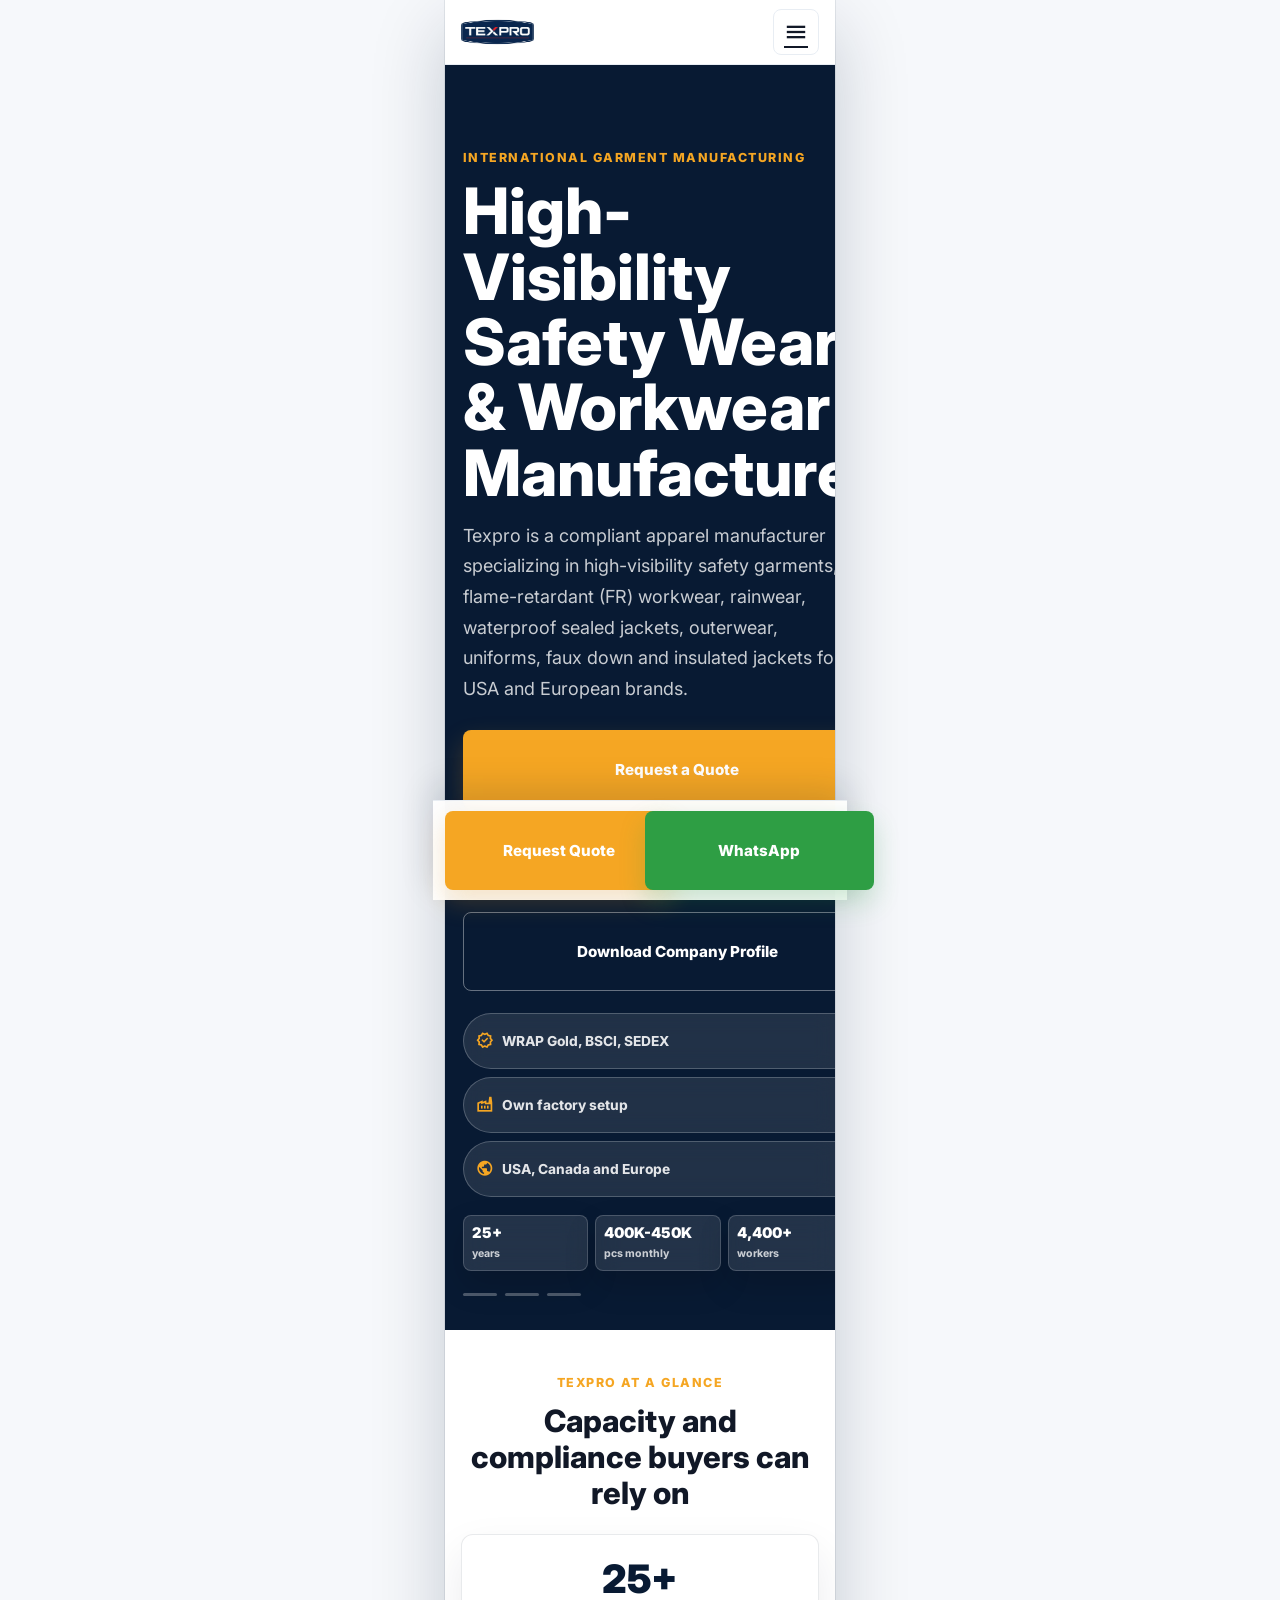
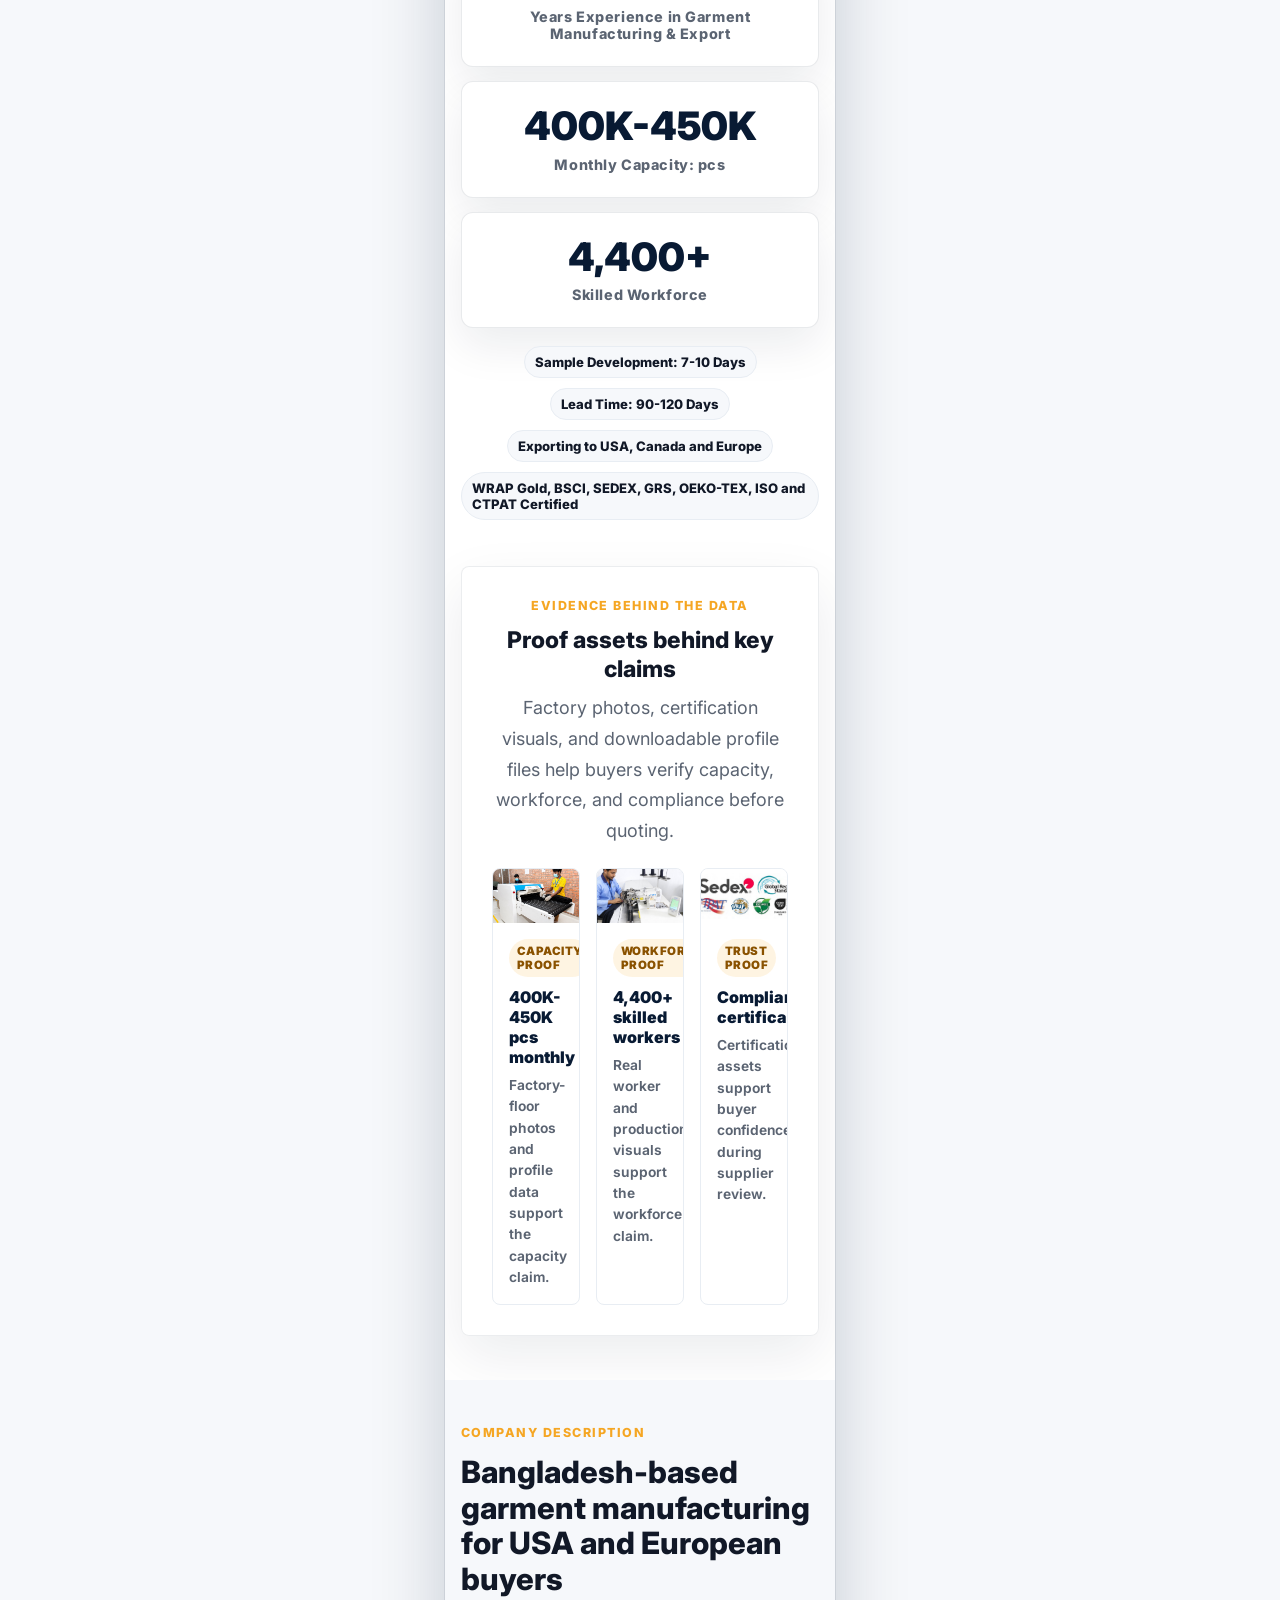
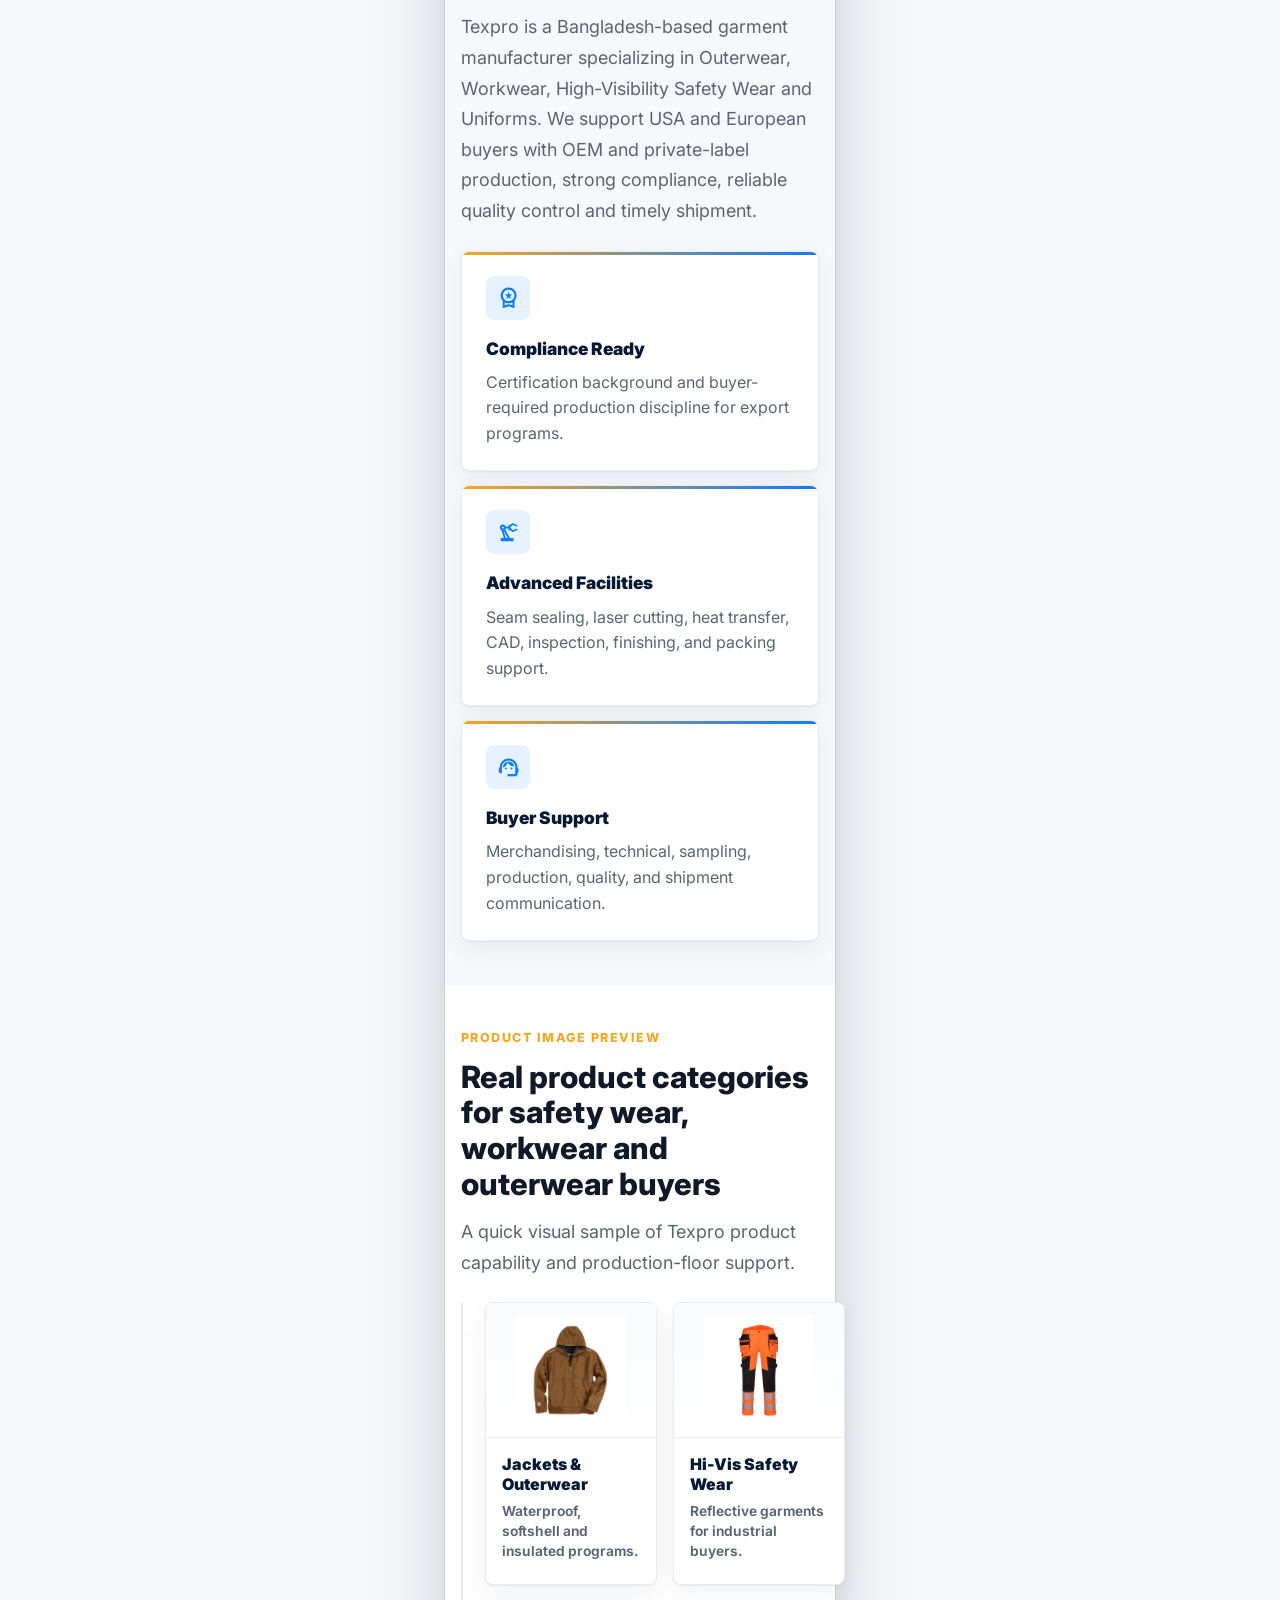
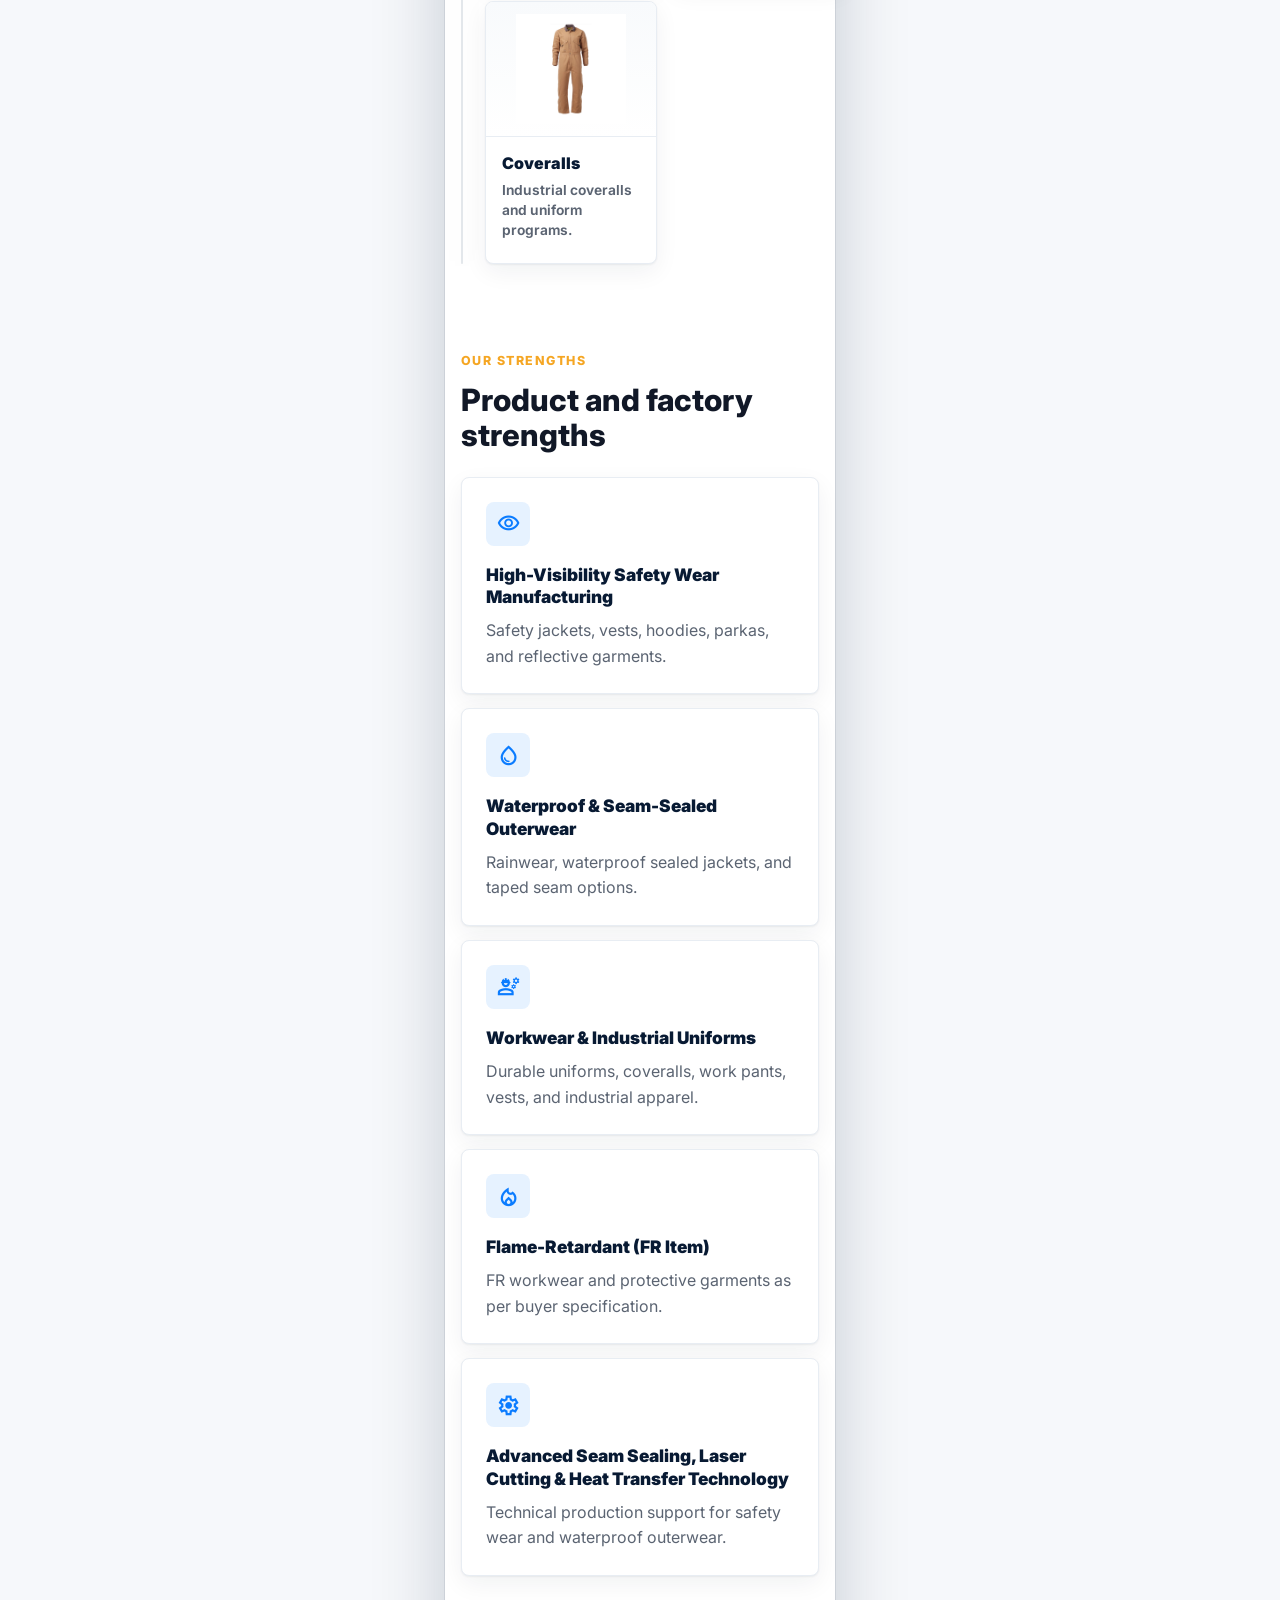
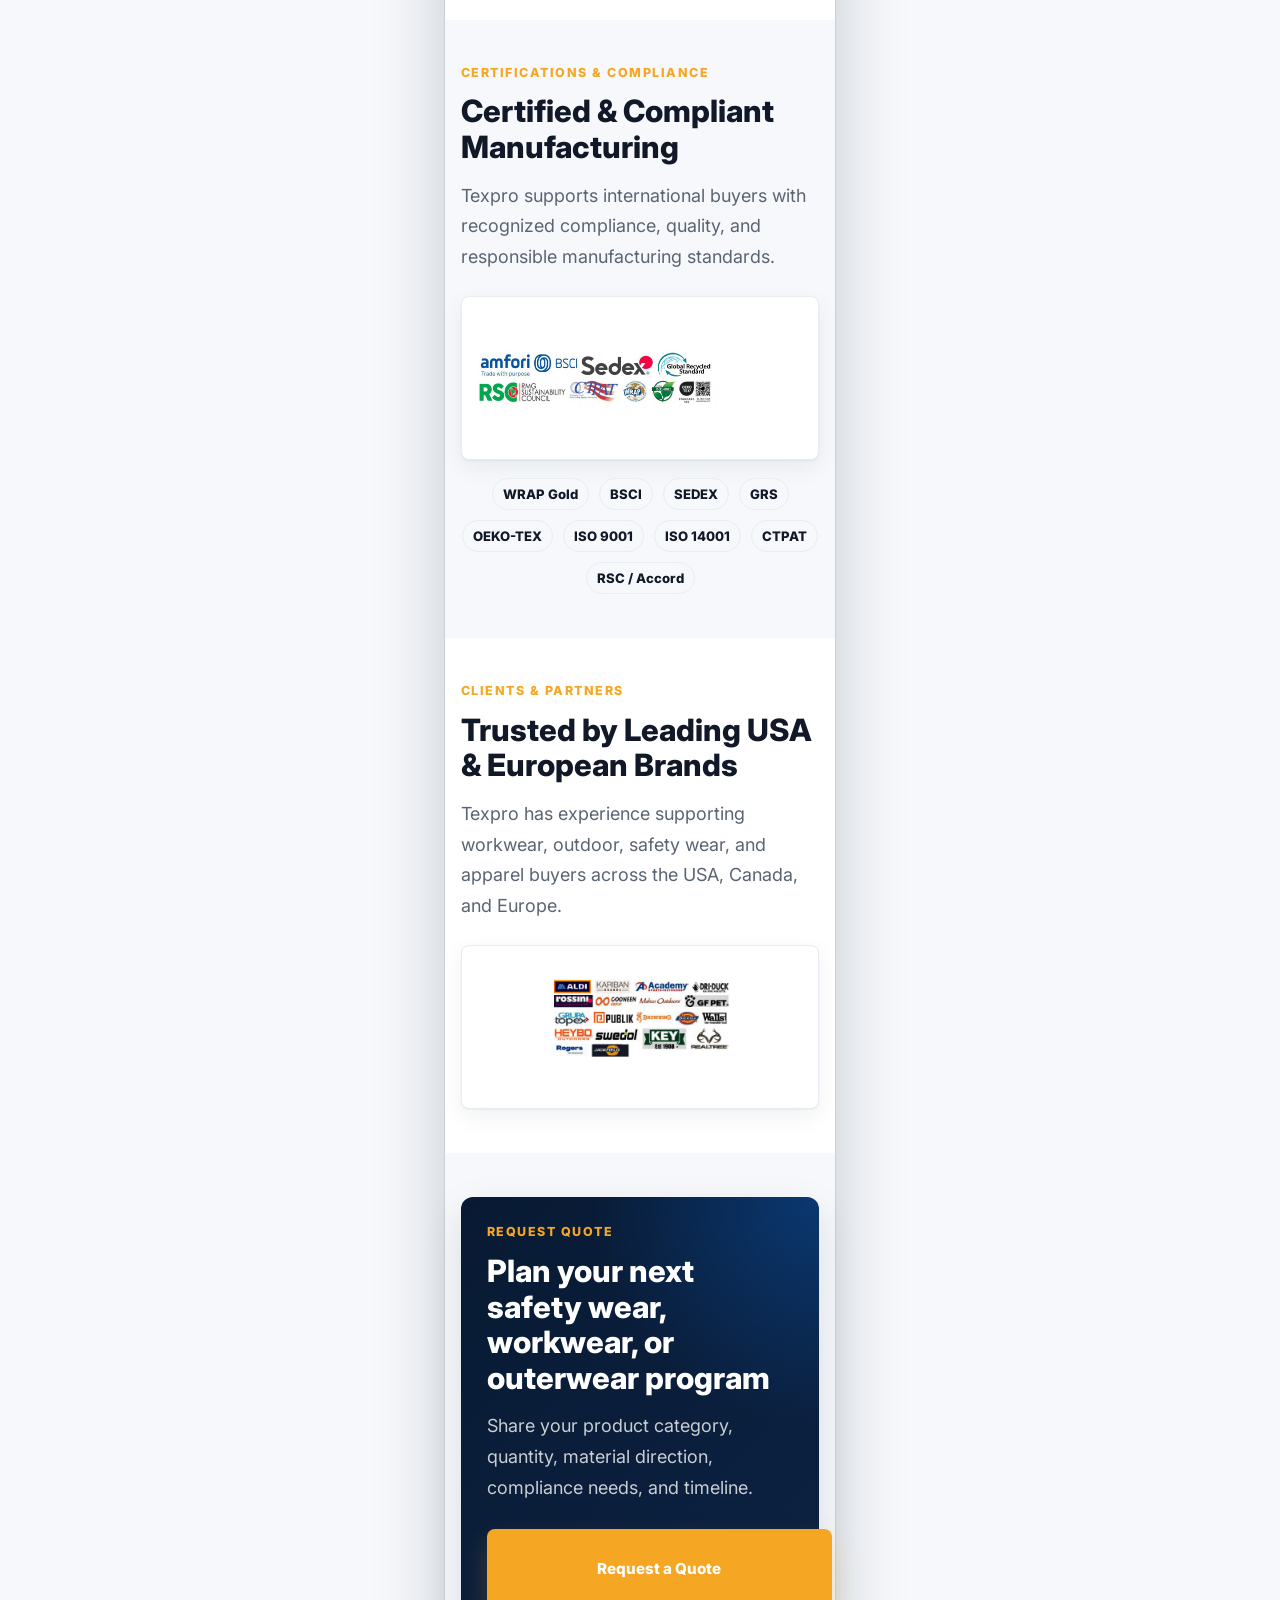
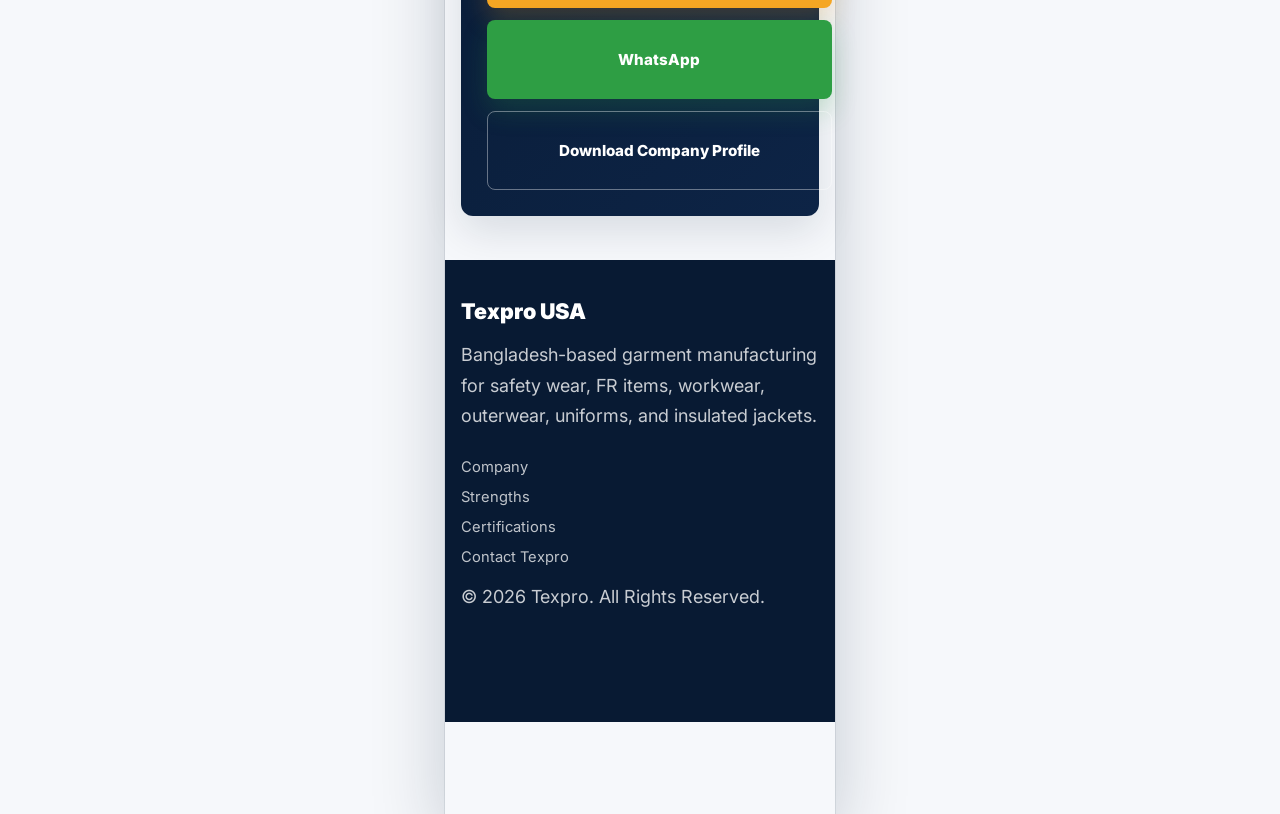
<file: texpro_usa_home_mobile/code.html>
<!DOCTYPE html>
<html lang="en">
<head>
<meta charset="utf-8"/>
<meta content="width=device-width, initial-scale=1.0" name="viewport"/>
<title>Texpro | High-Visibility Safety Wear, Workwear &amp; Outerwear Manufacturer Bangladesh</title>
<meta name="description" content="Texpro is a Bangladesh manufacturer of High-Visibility Safety Wear, Workwear, Waterproof Outerwear, Uniforms and Insulated Jackets for USA and European brands."/>
<link href="https://fonts.googleapis.com/css2?family=Inter:wght@400;600;700;800;900&amp;display=swap" rel="stylesheet"/>
<link href="https://fonts.googleapis.com/css2?family=Material+Symbols+Outlined:wght,FILL@100..700,0..1&amp;display=swap" rel="stylesheet"/>
<link href="../assets/css/texpro-design-system.css" rel="stylesheet"/>
</head>
<body class="tx-page tx-mobile-page">
<header class="tx-mobile-header">
<a class="tx-mobile-header__brand" href="#top" aria-label="Texpro USA home"><img class="tx-brand-logo" src="../assets/images/New%20Texpro%20Logo.png" alt="Texpro"/></a>
<a aria-label="View capabilities" class="tx-mobile-header__button" href="#capabilities"><span aria-hidden="true" class="material-symbols-outlined">menu</span></a>
</header>

<main>
<section class="tx-mobile-hero tx-hero--carousel" id="top">
<div class="tx-hero-carousel" aria-hidden="true">
<span class="tx-hero-carousel__slide" style="background-image: url('../assets/images/texpro-old/factory/factory-spreading-worker.jpg')"></span>
<span class="tx-hero-carousel__slide" style="background-image: url('../assets/images/texpro-old/factory/factory-apw-sewing-worker.jpg')"></span>
<span class="tx-hero-carousel__slide" style="background-image: url('../assets/images/texpro-old/factory/factory-template-machine-worker.jpg')"></span>
</div>
<div class="tx-mobile-hero__overlay"></div>
<div class="tx-mobile-hero__content">
<p class="tx-eyebrow">International garment manufacturing</p>
<h1 class="tx-heading-xl">High-Visibility Safety Wear &amp; Workwear Manufacturer</h1>
<p class="tx-copy">Texpro is a compliant apparel manufacturer specializing in high-visibility safety garments, flame-retardant (FR) workwear, rainwear, waterproof sealed jackets, outerwear, uniforms, faux down and insulated jackets for USA and European brands.</p>
<div class="tx-mobile-actions">
<a class="tx-btn tx-btn--primary tx-btn--full" href="../contact_request_quote_mobile/code.html">Request a Quote</a>
<a class="tx-btn tx-btn--ghost tx-btn--full" href="#capabilities">View Capabilities</a>
<a class="tx-btn tx-btn--ghost tx-btn--full" href="../contact_request_quote_mobile/code.html">Download Company Profile</a>
</div>
<div class="tx-mobile-badges" aria-label="Trust badges">
<span class="tx-trust-badge"><span aria-hidden="true" class="material-symbols-outlined">verified</span>WRAP Gold, BSCI, SEDEX</span>
<span class="tx-trust-badge"><span aria-hidden="true" class="material-symbols-outlined">factory</span>Own factory setup</span>
<span class="tx-trust-badge"><span aria-hidden="true" class="material-symbols-outlined">public</span>USA, Canada and Europe</span>
</div>
<div class="tx-hero-stat-strip" aria-label="Texpro manufacturing highlights">
<span><strong>25+</strong><small>years</small></span>
<span><strong>400K-450K</strong><small>pcs monthly</small></span>
<span><strong>4,400+</strong><small>workers</small></span>
</div>
<div class="tx-hero-carousel__dots" aria-hidden="true"><span></span><span></span><span></span></div>
</div>
</section>

<section class="tx-mobile-section tx-mobile-section--white tx-home-proof-band" aria-labelledby="glance-title">
<div class="tx-section-header tx-section-header--center">
<p class="tx-eyebrow">Texpro at a Glance</p>
<h2 class="tx-heading-md" id="glance-title">Capacity and compliance buyers can rely on</h2>
</div>
<div class="tx-mobile-stack-grid">
<article class="tx-mobile-stat-card"><div class="tx-mobile-stat-card__value">25+</div><div class="tx-mobile-stat-card__label">Years Experience in Garment Manufacturing &amp; Export</div></article>
<article class="tx-mobile-stat-card"><div class="tx-mobile-stat-card__value">400K-450K</div><div class="tx-mobile-stat-card__label">Monthly Capacity: pcs</div></article>
<article class="tx-mobile-stat-card"><div class="tx-mobile-stat-card__value">4,400+</div><div class="tx-mobile-stat-card__label">Skilled Workforce</div></article>
</div>
<ul class="tx-cert-pills" aria-label="Texpro quick facts">
<li class="tx-cert-pill">Sample Development: 7-10 Days</li>
<li class="tx-cert-pill">Lead Time: 90-120 Days</li>
<li class="tx-cert-pill">Exporting to USA, Canada and Europe</li>
<li class="tx-cert-pill">WRAP Gold, BSCI, SEDEX, GRS, OEKO-TEX, ISO and CTPAT Certified</li>
</ul>
<div class="tx-evidence-panel" aria-label="Evidence behind Texpro data">
<div class="tx-evidence-panel__header">
<p class="tx-eyebrow">Evidence behind the data</p>
<h3 class="tx-heading-sm">Proof assets behind key claims</h3>
<p class="tx-copy">Factory photos, certification visuals, and downloadable profile files help buyers verify capacity, workforce, and compliance before quoting.</p>
</div>
<div class="tx-evidence-grid">
<article class="tx-evidence-card">
<img src="../assets/images/texpro-old/factory/factory-spreading-worker.jpg" alt="Texpro fabric spreading and production preparation" loading="lazy"/>
<div class="tx-evidence-card__body">
<span class="tx-evidence-card__tag">Capacity proof</span>
<h4>400K-450K pcs monthly</h4>
<p>Factory-floor photos and profile data support the capacity claim.</p>
</div>
</article>
<article class="tx-evidence-card">
<img src="../assets/images/texpro-old/factory/factory-apw-sewing-worker.jpg" alt="Texpro sewing floor worker evidence" loading="lazy"/>
<div class="tx-evidence-card__body">
<span class="tx-evidence-card__tag">Workforce proof</span>
<h4>4,400+ skilled workers</h4>
<p>Real worker and production visuals support the workforce claim.</p>
</div>
</article>
<article class="tx-evidence-card">
<img src="../assets/images/texpro/logos/certifications-compliance.jpg" alt="Texpro certification and compliance proof" loading="lazy"/>
<div class="tx-evidence-card__body">
<span class="tx-evidence-card__tag">Trust proof</span>
<h4>Compliance certificates</h4>
<p>Certification assets support buyer confidence during supplier review.</p>
</div>
</article>
</div>
</div>
</section>

<section class="tx-mobile-section tx-mobile-section--soft tx-home-intro-band" id="what-we-do">
<div class="tx-section-header">
<p class="tx-eyebrow">Company description</p>
<h2 class="tx-heading-md">Bangladesh-based garment manufacturing for USA and European buyers</h2>
<p class="tx-copy">Texpro is a Bangladesh-based garment manufacturer specializing in Outerwear, Workwear, High-Visibility Safety Wear and Uniforms. We support USA and European buyers with OEM and private-label production, strong compliance, reliable quality control and timely shipment.</p>
</div>
<div class="tx-mobile-stack-grid">
<article class="tx-icon-card"><span class="tx-icon-card__icon"><span aria-hidden="true" class="material-symbols-outlined">workspace_premium</span></span><h3 class="tx-icon-card__title">Compliance Ready</h3><p class="tx-icon-card__copy">Certification background and buyer-required production discipline for export programs.</p></article>
<article class="tx-icon-card"><span class="tx-icon-card__icon"><span aria-hidden="true" class="material-symbols-outlined">precision_manufacturing</span></span><h3 class="tx-icon-card__title">Advanced Facilities</h3><p class="tx-icon-card__copy">Seam sealing, laser cutting, heat transfer, CAD, inspection, finishing, and packing support.</p></article>
<article class="tx-icon-card"><span class="tx-icon-card__icon"><span aria-hidden="true" class="material-symbols-outlined">support_agent</span></span><h3 class="tx-icon-card__title">Buyer Support</h3><p class="tx-icon-card__copy">Merchandising, technical, sampling, production, quality, and shipment communication.</p></article>
</div>
</section>

<section class="tx-mobile-section tx-mobile-section--white" id="product-preview">
<div class="tx-section-header">
<p class="tx-eyebrow">Product image preview</p>
<h2 class="tx-heading-md">Real product categories for safety wear, workwear and outerwear buyers</h2>
<p class="tx-copy">A quick visual sample of Texpro product capability and production-floor support.</p>
</div>
<div class="tx-home-image-showcase">
<figure class="tx-home-featured-image">
<img src="../assets/images/texpro-old/factory/factory-apw-sewing-worker.jpg" alt="Texpro worker operating advanced sewing machinery" loading="lazy"/>
<figcaption><span>Production floor</span><strong>Factory capability backed by real worker imagery.</strong></figcaption>
</figure>
<div class="tx-home-gallery-list">
<article class="tx-home-image-card"><div class="tx-home-image-card__media"><img src="../assets/images/texpro-old/products/jackets-coats/2.jpg" alt="Texpro jackets and outerwear product sample" loading="lazy"/></div><div class="tx-home-image-card__body"><h3>Jackets &amp; Outerwear</h3><p>Waterproof, softshell and insulated programs.</p></div></article>
<article class="tx-home-image-card"><div class="tx-home-image-card__media"><img src="../assets/images/texpro-old/products/hi-vis/1.jpg" alt="Texpro high-visibility safety wear product sample" loading="lazy"/></div><div class="tx-home-image-card__body"><h3>Hi-Vis Safety Wear</h3><p>Reflective garments for industrial buyers.</p></div></article>
<article class="tx-home-image-card"><div class="tx-home-image-card__media"><img src="../assets/images/texpro-old/products/coveralls/1.jpg" alt="Texpro coverall product sample" loading="lazy"/></div><div class="tx-home-image-card__body"><h3>Coveralls</h3><p>Industrial coveralls and uniform programs.</p></div></article>
</div>
</div>
</section>

<section class="tx-mobile-section tx-mobile-section--white" id="capabilities">
<div class="tx-section-header">
<p class="tx-eyebrow">Our Strengths</p>
<h2 class="tx-heading-md">Product and factory strengths</h2>
</div>
<div class="tx-mobile-stack-grid">
<article class="tx-icon-card"><span class="tx-icon-card__icon"><span class="material-symbols-outlined">visibility</span></span><h3 class="tx-icon-card__title">High-Visibility Safety Wear Manufacturing</h3><p class="tx-icon-card__copy">Safety jackets, vests, hoodies, parkas, and reflective garments.</p></article>
<article class="tx-icon-card"><span class="tx-icon-card__icon"><span class="material-symbols-outlined">water_drop</span></span><h3 class="tx-icon-card__title">Waterproof &amp; Seam-Sealed Outerwear</h3><p class="tx-icon-card__copy">Rainwear, waterproof sealed jackets, and taped seam options.</p></article>
<article class="tx-icon-card"><span class="tx-icon-card__icon"><span class="material-symbols-outlined">engineering</span></span><h3 class="tx-icon-card__title">Workwear &amp; Industrial Uniforms</h3><p class="tx-icon-card__copy">Durable uniforms, coveralls, work pants, vests, and industrial apparel.</p></article>
<article class="tx-icon-card"><span class="tx-icon-card__icon"><span class="material-symbols-outlined">local_fire_department</span></span><h3 class="tx-icon-card__title">Flame-Retardant (FR Item)</h3><p class="tx-icon-card__copy">FR workwear and protective garments as per buyer specification.</p></article>
<article class="tx-icon-card"><span class="tx-icon-card__icon"><span class="material-symbols-outlined">settings</span></span><h3 class="tx-icon-card__title">Advanced Seam Sealing, Laser Cutting &amp; Heat Transfer Technology</h3><p class="tx-icon-card__copy">Technical production support for safety wear and waterproof outerwear.</p></article>
</div>
</section>

<section class="tx-mobile-section tx-mobile-section--soft" id="certifications">
<div class="tx-section-header">
<p class="tx-eyebrow">Certifications &amp; Compliance</p>
<h2 class="tx-heading-md">Certified &amp; Compliant Manufacturing</h2>
<p class="tx-copy">Texpro supports international buyers with recognized compliance, quality, and responsible manufacturing standards.</p>
</div>
<div class="tx-logo-proof"><div class="tx-logo-proof__card"><img class="tx-logo-proof__image" alt="Texpro certifications and compliance logos" loading="lazy" src="../assets/images/texpro/logos/certifications-compliance.jpg"/></div></div>
<ul class="tx-cert-pills tx-cert-pills--center" aria-label="Texpro certification list"><li class="tx-cert-pill">WRAP Gold</li><li class="tx-cert-pill">BSCI</li><li class="tx-cert-pill">SEDEX</li><li class="tx-cert-pill">GRS</li><li class="tx-cert-pill">OEKO-TEX</li><li class="tx-cert-pill">ISO 9001</li><li class="tx-cert-pill">ISO 14001</li><li class="tx-cert-pill">CTPAT</li><li class="tx-cert-pill">RSC / Accord</li></ul>
</section>

<section class="tx-mobile-section tx-mobile-section--white" id="clients">
<div class="tx-section-header">
<p class="tx-eyebrow">Clients &amp; Partners</p>
<h2 class="tx-heading-md">Trusted by Leading USA &amp; European Brands</h2>
<p class="tx-copy">Texpro has experience supporting workwear, outdoor, safety wear, and apparel buyers across the USA, Canada, and Europe.</p>
</div>
<div class="tx-logo-proof"><div class="tx-logo-proof__card"><img class="tx-logo-proof__image" alt="Texpro clients and partners logos" loading="lazy" src="../assets/images/texpro/logos/clients-partners.jpg"/></div></div>
</section>

<section class="tx-mobile-section tx-mobile-section--soft" id="request-quote">
<div class="tx-mobile-cta-panel">
<p class="tx-eyebrow">Request Quote</p>
<h2 class="tx-heading-md">Plan your next safety wear, workwear, or outerwear program</h2>
<p class="tx-copy">Share your product category, quantity, material direction, compliance needs, and timeline.</p>
<div class="tx-mobile-actions">
<a class="tx-btn tx-btn--primary tx-btn--full" href="../contact_request_quote_mobile/code.html">Request a Quote</a>
<a class="tx-btn tx-btn--whatsapp tx-btn--full" href="../contact_request_quote_mobile/code.html">WhatsApp</a>
<a class="tx-btn tx-btn--ghost tx-btn--full" href="../contact_request_quote_mobile/code.html">Download Company Profile</a>
</div>
</div>
</section>
</main>

<footer class="tx-mobile-footer">
<p class="tx-footer__brand">Texpro USA</p>
<p class="tx-copy">Bangladesh-based garment manufacturing for safety wear, FR items, workwear, outerwear, uniforms, and insulated jackets.</p>
<ul class="tx-mobile-footer__links">
<li><a class="tx-footer__link" href="#what-we-do">Company</a></li>
<li><a class="tx-footer__link" href="#capabilities">Strengths</a></li>
<li><a class="tx-footer__link" href="#certifications">Certifications</a></li>
<li><a class="tx-footer__link" href="../contact_request_quote_mobile/code.html">Contact Texpro</a></li>
</ul>
<p class="tx-copy">&copy; 2026 Texpro. All Rights Reserved.</p>
</footer>

<div class="tx-mobile-bottom-cta" aria-label="Sticky contact actions">
<a class="tx-btn tx-btn--primary tx-btn--full" href="../contact_request_quote_mobile/code.html">Request Quote</a>
<a class="tx-btn tx-btn--whatsapp tx-btn--full" href="../contact_request_quote_mobile/code.html">WhatsApp</a>
</div>
</body>
</html>
</file>
<file: assets/css/texpro-design-system.css>
/*
  Texpro USA shared design system
  Purpose: premium B2B garment manufacturing lead-generation UI.
  Usage: add this stylesheet to one page at a time, then replace page-level
  utility-heavy markup with the namespaced tx-* component classes.
*/

:root {
  --tx-navy: #081A33;
  --tx-dark: #111827;
  --tx-white: #FFFFFF;
  --tx-bg-soft: #F6F8FB;
  --tx-blue: #0B7CFF;
  --tx-green: #2E9E44;
  --tx-gold: #F5A623;
  --tx-text: #111827;
  --tx-text-muted: #5B6472;
  --tx-border: #E8EDF3;

  --tx-font-sans: "Inter", ui-sans-serif, system-ui, -apple-system, BlinkMacSystemFont, "Segoe UI", sans-serif;
  --tx-container: 1200px;
  --tx-container-wide: 1320px;
  --tx-page-gutter: clamp(16px, 4vw, 40px);
  --tx-section-y: clamp(56px, 8vw, 96px);
  --tx-radius-sm: 4px;
  --tx-radius-md: 8px;
  --tx-radius-lg: 12px;
  --tx-shadow-sm: 0 1px 2px rgba(8, 26, 51, 0.06), 0 8px 24px rgba(8, 26, 51, 0.06);
  --tx-shadow-md: 0 16px 40px rgba(8, 26, 51, 0.12);
  --tx-shadow-lg: 0 28px 70px rgba(8, 26, 51, 0.18);
  --tx-ring: 0 0 0 3px rgba(11, 124, 255, 0.22);
  --tx-transition: 180ms ease;
}

.material-symbols-outlined {
  font-variation-settings: "FILL" 0, "wght" 500, "GRAD" 0, "opsz" 24;
  line-height: 1;
  vertical-align: middle;
}

.tx-page {
  min-height: 100dvh;
  margin: 0;
  background: var(--tx-bg-soft);
  color: var(--tx-text);
  font-family: var(--tx-font-sans);
  -webkit-font-smoothing: antialiased;
  text-rendering: optimizeLegibility;
}

.tx-container {
  width: min(100% - (var(--tx-page-gutter) * 2), var(--tx-container));
  margin-inline: auto;
}

.tx-container--wide {
  width: min(100% - (var(--tx-page-gutter) * 2), var(--tx-container-wide));
  margin-inline: auto;
}

.tx-section {
  padding-block: var(--tx-section-y);
}

.tx-section--white {
  background: var(--tx-white);
}

.tx-section--soft {
  background: var(--tx-bg-soft);
}

.tx-section--navy {
  background: var(--tx-navy);
  color: var(--tx-white);
}

.tx-section-header {
  max-width: 720px;
  margin-bottom: clamp(28px, 5vw, 48px);
}

.tx-section-header--center {
  margin-inline: auto;
  text-align: center;
}

.tx-eyebrow {
  margin: 0 0 12px;
  color: var(--tx-gold);
  font-size: 0.78rem;
  font-weight: 800;
  letter-spacing: 0.12em;
  line-height: 1.4;
  text-transform: uppercase;
}

.tx-heading-xl,
.tx-heading-lg,
.tx-heading-md,
.tx-heading-sm {
  margin: 0;
  color: inherit;
  font-weight: 800;
  letter-spacing: 0;
}

.tx-heading-xl {
  font-size: clamp(2.35rem, 5vw, 4.5rem);
  line-height: 1.02;
}

.tx-heading-lg {
  font-size: clamp(2rem, 3.4vw, 3.25rem);
  line-height: 1.08;
}

.tx-heading-md {
  font-size: clamp(1.45rem, 2.4vw, 2.25rem);
  line-height: 1.16;
}

.tx-heading-sm {
  font-size: clamp(1.15rem, 1.8vw, 1.45rem);
  line-height: 1.24;
}

.tx-copy {
  margin: 16px 0 0;
  color: var(--tx-text-muted);
  font-size: clamp(1rem, 1.5vw, 1.125rem);
  line-height: 1.7;
}

.tx-section--navy .tx-copy,
.tx-hero .tx-copy,
.tx-footer .tx-copy {
  color: rgba(255, 255, 255, 0.78);
}

.tx-mobile-hero .tx-copy,
.tx-mobile-section--navy .tx-copy,
.tx-mobile-cta-panel .tx-copy,
.tx-mobile-footer .tx-copy {
  color: rgba(255, 255, 255, 0.78);
}

.tx-link {
  color: var(--tx-blue);
  font-weight: 700;
  text-decoration: none;
  transition: color var(--tx-transition);
}

.tx-link:hover {
  color: var(--tx-navy);
}

.tx-link:focus-visible,
.tx-btn:focus-visible,
.tx-navbar__link:focus-visible,
.tx-form-control:focus-visible,
.tx-menu-button:focus-visible {
  outline: none;
  box-shadow: var(--tx-ring);
}

/* Navigation */
.tx-navbar {
  position: sticky;
  top: 0;
  z-index: 50;
  background: rgba(255, 255, 255, 0.94);
  border-bottom: 1px solid var(--tx-border);
  box-shadow: 0 8px 24px rgba(8, 26, 51, 0.06);
  backdrop-filter: blur(14px);
}

.tx-navbar__inner {
  min-height: 76px;
  display: flex;
  align-items: center;
  justify-content: space-between;
  gap: 24px;
}

.tx-navbar__brand {
  display: inline-flex;
  flex: 0 0 auto;
  align-items: center;
  color: var(--tx-navy);
  font-size: clamp(1.55rem, 3vw, 2.45rem);
  font-weight: 900;
  letter-spacing: 0;
  line-height: 1;
  text-decoration: none;
  white-space: nowrap;
}

.tx-brand-logo {
  display: block;
  width: auto;
  max-width: 132px;
  height: clamp(44px, 3.7vw, 56px);
  object-fit: contain;
}

.tx-navbar__links {
  display: flex;
  align-items: center;
  gap: clamp(16px, 2vw, 28px);
  margin: 0;
  padding: 0;
  list-style: none;
}

.tx-navbar__link {
  position: relative;
  display: inline-flex;
  align-items: center;
  min-height: 44px;
  color: var(--tx-text);
  font-size: 0.93rem;
  font-weight: 700;
  text-decoration: none;
  transition: color var(--tx-transition);
}

.tx-navbar__link:hover,
.tx-navbar__link.is-active {
  color: var(--tx-gold);
}

.tx-navbar__link.is-active::after {
  position: absolute;
  right: 0;
  bottom: 0;
  left: 0;
  height: 2px;
  background: var(--tx-gold);
  content: "";
}

.tx-navbar__actions {
  display: flex;
  align-items: center;
  gap: 12px;
}

.tx-menu-button {
  display: none;
  width: 44px;
  height: 44px;
  align-items: center;
  justify-content: center;
  border: 1px solid var(--tx-border);
  border-radius: var(--tx-radius-md);
  background: var(--tx-white);
  color: var(--tx-dark);
  cursor: pointer;
}

.tx-mobile-dock {
  position: fixed;
  right: 0;
  bottom: 0;
  left: 0;
  z-index: 60;
  display: none;
  grid-template-columns: 1fr 1fr;
  gap: 10px;
  padding: 10px 14px calc(10px + env(safe-area-inset-bottom));
  background: rgba(255, 255, 255, 0.96);
  border-top: 1px solid var(--tx-border);
  box-shadow: 0 -12px 32px rgba(8, 26, 51, 0.12);
  backdrop-filter: blur(14px);
}

/* Explicit desktop pages keep the full B2B navbar even in narrow preview panes. */
.tx-desktop-page {
  padding-bottom: 0 !important;
}

.tx-desktop-page .tx-navbar {
  display: block;
}

.tx-desktop-page .tx-navbar__inner {
  display: flex;
  align-items: center;
  justify-content: space-between;
  gap: 14px;
  overflow-x: auto;
}

.tx-desktop-page .tx-navbar__links,
.tx-desktop-page .tx-nav-links {
  display: flex !important;
  flex-wrap: nowrap;
  gap: clamp(10px, 1.3vw, 20px);
}

.tx-desktop-page .tx-navbar__actions,
.tx-desktop-page .tx-nav-actions {
  display: flex !important;
  flex-wrap: nowrap;
  gap: 8px;
}

.tx-desktop-page .tx-navbar__brand,
.tx-desktop-page .tx-navbar__link,
.tx-desktop-page .tx-navbar__actions .tx-btn {
  white-space: nowrap;
}

.tx-desktop-page .tx-menu-button,
.tx-desktop-page .tx-menu-toggle {
  display: none !important;
}

.tx-desktop-page .tx-mobile-dock,
.tx-desktop-page .tx-mobile-bottom-cta {
  display: none !important;
}

/* Buttons and lead-generation CTAs */
.tx-btn {
  display: inline-flex;
  min-height: 44px;
  align-items: center;
  justify-content: center;
  gap: 10px;
  padding: 0.78rem 1.15rem;
  border: 1px solid transparent;
  border-radius: var(--tx-radius-sm);
  font-family: inherit;
  font-size: 0.92rem;
  font-weight: 800;
  line-height: 1;
  text-align: center;
  text-decoration: none;
  cursor: pointer;
  transition: transform var(--tx-transition), box-shadow var(--tx-transition), background-color var(--tx-transition), border-color var(--tx-transition), color var(--tx-transition);
}

.tx-btn:hover {
  transform: translateY(-1px);
}

.tx-btn--primary {
  background: var(--tx-gold);
  color: var(--tx-white);
  box-shadow: 0 12px 26px rgba(245, 166, 35, 0.22);
}

.tx-btn--primary:hover {
  background: #e99714;
  box-shadow: 0 16px 34px rgba(245, 166, 35, 0.3);
}

.tx-btn--blue {
  background: var(--tx-blue);
  color: var(--tx-white);
  box-shadow: 0 12px 26px rgba(11, 124, 255, 0.22);
}

.tx-btn--whatsapp {
  background: var(--tx-green);
  color: var(--tx-white);
  box-shadow: 0 12px 26px rgba(46, 158, 68, 0.22);
}

.tx-btn--dark {
  background: var(--tx-navy);
  color: var(--tx-white);
  box-shadow: 0 12px 26px rgba(8, 26, 51, 0.18);
}

.tx-btn--outline {
  background: var(--tx-white);
  border-color: var(--tx-border);
  color: var(--tx-dark);
}

.tx-btn--outline:hover {
  border-color: rgba(8, 26, 51, 0.24);
  box-shadow: var(--tx-shadow-sm);
}

.tx-btn--ghost {
  background: transparent;
  border-color: rgba(255, 255, 255, 0.38);
  color: var(--tx-white);
}

.tx-btn--full {
  width: 100%;
}

.tx-btn__icon {
  width: 1.1em;
  height: 1.1em;
  flex: 0 0 auto;
}

/* Hero */
.tx-hero {
  position: relative;
  min-height: clamp(560px, 72vh, 780px);
  display: grid;
  align-items: center;
  overflow: hidden;
  background: var(--tx-navy);
  color: var(--tx-white);
}

.tx-hero--compact {
  min-height: clamp(440px, 58vh, 640px);
}

.tx-hero__media,
.tx-hero__overlay {
  position: absolute;
  inset: 0;
}

.tx-hero__media {
  width: 100%;
  height: 100%;
  object-fit: cover;
}

.tx-hero__media--bg {
  background-position: center;
  background-size: cover;
}

.tx-hero__overlay {
  background:
    linear-gradient(90deg, rgba(8, 26, 51, 0.88), rgba(8, 26, 51, 0.58) 48%, rgba(8, 26, 51, 0.36)),
    linear-gradient(0deg, rgba(8, 26, 51, 0.18), rgba(8, 26, 51, 0.18));
}

.tx-hero__content {
  position: relative;
  z-index: 1;
  max-width: 760px;
  padding-block: clamp(72px, 10vw, 128px);
}

.tx-hero__content .tx-heading-xl {
  max-width: min(100%, 760px);
  font-size: clamp(2.75rem, 4vw, 4rem);
  line-height: 1.06;
  overflow-wrap: normal;
  text-wrap: balance;
}

.tx-hero__content .tx-copy {
  max-width: 680px;
}

.tx-hero__actions,
.tx-cta-row {
  display: flex;
  flex-wrap: wrap;
  gap: 14px;
  margin-top: 30px;
}

.tx-hero-carousel {
  position: absolute;
  inset: 0;
}

.tx-hero-carousel__slide {
  position: absolute;
  inset: 0;
  background-position: center;
  background-size: cover;
  opacity: 0;
  transform: scale(1.04);
  animation: txHeroCarousel 18s infinite;
}

.tx-hero-carousel__slide:nth-child(2) {
  animation-delay: 6s;
}

.tx-hero-carousel__slide:nth-child(3) {
  animation-delay: 12s;
}

.tx-hero-carousel__dots {
  display: flex;
  gap: 8px;
  margin-top: 22px;
}

.tx-hero-carousel__dots span {
  display: block;
  width: 34px;
  height: 3px;
  overflow: hidden;
  border-radius: 999px;
  background: rgba(255, 255, 255, 0.28);
}

.tx-hero-carousel__dots span::before {
  display: block;
  width: 100%;
  height: 100%;
  background: var(--tx-gold);
  transform: scaleX(0);
  transform-origin: left;
  animation: txHeroDot 18s infinite;
  content: "";
}

.tx-hero-carousel__dots span:nth-child(2)::before {
  animation-delay: 6s;
}

.tx-hero-carousel__dots span:nth-child(3)::before {
  animation-delay: 12s;
}

.tx-hero-stat-strip {
  display: grid;
  max-width: 760px;
  grid-template-columns: repeat(3, minmax(0, 1fr));
  gap: 10px;
  margin-top: 24px;
}

.tx-hero-stat-strip span {
  min-width: 0;
  padding: 14px 16px;
  border: 1px solid rgba(255, 255, 255, 0.18);
  border-radius: var(--tx-radius-md);
  background: rgba(255, 255, 255, 0.11);
  box-shadow: 0 14px 32px rgba(0, 0, 0, 0.16);
  backdrop-filter: blur(12px);
}

.tx-hero-stat-strip strong,
.tx-hero-stat-strip small {
  display: block;
}

.tx-hero-stat-strip strong {
  color: var(--tx-white);
  font-size: clamp(1.15rem, 2vw, 1.65rem);
  font-weight: 900;
  line-height: 1.05;
}

.tx-hero-stat-strip small {
  margin-top: 5px;
  color: rgba(255, 255, 255, 0.76);
  font-size: 0.78rem;
  font-weight: 750;
  line-height: 1.25;
}

@keyframes txHeroCarousel {
  0%,
  30% {
    opacity: 1;
    transform: scale(1.04);
  }

  36%,
  100% {
    opacity: 0;
    transform: scale(1.12);
  }
}

@keyframes txHeroDot {
  0% {
    transform: scaleX(0);
  }

  5%,
  30% {
    transform: scaleX(1);
  }

  36%,
  100% {
    transform: scaleX(0);
  }
}

.tx-home-proof-band {
  position: relative;
  overflow: hidden;
  background:
    linear-gradient(135deg, rgba(245, 166, 35, 0.09), rgba(11, 124, 255, 0.05) 46%, rgba(255, 255, 255, 0) 74%),
    var(--tx-white);
}

.tx-home-proof-band .tx-proof-card,
.tx-home-proof-band .tx-mobile-stat-card {
  border-color: rgba(8, 26, 51, 0.09);
  box-shadow: 0 18px 44px rgba(8, 26, 51, 0.08);
}

.tx-home-proof-band .tx-cert-pills {
  justify-content: center;
}

.tx-home-intro-band .tx-split {
  align-items: start;
}

.tx-home-intro-band .tx-icon-card {
  position: relative;
  overflow: hidden;
}

.tx-home-intro-band .tx-icon-card::before {
  position: absolute;
  top: 0;
  right: 0;
  left: 0;
  height: 3px;
  background: linear-gradient(90deg, var(--tx-gold), var(--tx-blue));
  content: "";
}

.tx-proof-grid {
  display: grid;
  grid-template-columns: repeat(3, minmax(0, 1fr));
  gap: 18px;
}

.tx-proof-card {
  padding: clamp(22px, 3vw, 32px);
  background: var(--tx-white);
  border: 1px solid var(--tx-border);
  border-radius: var(--tx-radius-md);
  box-shadow: var(--tx-shadow-sm);
}

.tx-proof-card__value {
  color: var(--tx-navy);
  font-size: clamp(2rem, 4vw, 3rem);
  font-weight: 900;
  line-height: 1;
}

.tx-proof-card__label {
  margin-top: 10px;
  color: var(--tx-text-muted);
  font-size: 0.92rem;
  font-weight: 700;
}

.tx-evidence-panel {
  margin-top: clamp(28px, 5vw, 46px);
  padding: clamp(20px, 4vw, 30px);
  border: 1px solid rgba(8, 26, 51, 0.08);
  border-radius: var(--tx-radius-md);
  background: rgba(255, 255, 255, 0.82);
  box-shadow: 0 20px 54px rgba(8, 26, 51, 0.08);
}

.tx-evidence-panel__header {
  max-width: 760px;
  margin: 0 auto 22px;
  text-align: center;
}

.tx-evidence-panel__header .tx-copy {
  margin-top: 10px;
}

.tx-evidence-grid {
  display: grid;
  grid-template-columns: repeat(3, minmax(0, 1fr));
  gap: 16px;
}

.tx-evidence-card {
  overflow: hidden;
  border: 1px solid var(--tx-border);
  border-radius: var(--tx-radius-md);
  background: var(--tx-white);
}

.tx-evidence-card img {
  display: block;
  width: 100%;
  aspect-ratio: 16 / 10;
  object-fit: cover;
}

.tx-evidence-card__body {
  padding: 16px;
}

.tx-evidence-card__tag {
  display: inline-flex;
  margin-bottom: 10px;
  padding: 5px 8px;
  border-radius: 999px;
  background: rgba(245, 166, 35, 0.13);
  color: #8A5200;
  font-size: 0.72rem;
  font-weight: 900;
  letter-spacing: 0.04em;
  text-transform: uppercase;
}

.tx-evidence-card h4 {
  margin: 0;
  color: var(--tx-navy);
  font-size: 1rem;
  font-weight: 900;
  line-height: 1.25;
}

.tx-evidence-card p {
  margin: 8px 0 0;
  color: var(--tx-text-muted);
  font-size: 0.86rem;
  font-weight: 650;
  line-height: 1.55;
}

@media (max-width: 980px) {
  .tx-evidence-grid {
    grid-template-columns: 1fr;
  }

  .tx-evidence-panel__header {
    text-align: left;
  }
}

.tx-badge-row {
  display: flex;
  flex-wrap: wrap;
  gap: 10px;
  margin-top: 28px;
}

.tx-trust-badge {
  display: inline-flex;
  min-height: 38px;
  align-items: center;
  gap: 8px;
  padding: 8px 12px;
  border: 1px solid rgba(255, 255, 255, 0.22);
  border-radius: 999px;
  background: rgba(255, 255, 255, 0.1);
  color: rgba(255, 255, 255, 0.88);
  font-size: 0.86rem;
  font-weight: 750;
  backdrop-filter: blur(10px);
}

.tx-trust-badge .material-symbols-outlined {
  color: var(--tx-gold);
  font-size: 1.1rem;
}

.tx-split {
  display: grid;
  grid-template-columns: minmax(0, 0.92fr) minmax(0, 1.08fr);
  gap: clamp(28px, 5vw, 64px);
  align-items: center;
}

.tx-split--reverse {
  grid-template-columns: minmax(0, 1.08fr) minmax(0, 0.92fr);
}

.tx-panel {
  padding: clamp(24px, 4vw, 40px);
  background: var(--tx-white);
  border: 1px solid var(--tx-border);
  border-radius: var(--tx-radius-lg);
  box-shadow: var(--tx-shadow-sm);
}

.tx-icon-grid {
  display: grid;
  grid-template-columns: repeat(3, minmax(0, 1fr));
  gap: 18px;
}

.tx-icon-card {
  padding: 24px;
  background: var(--tx-white);
  border: 1px solid var(--tx-border);
  border-radius: var(--tx-radius-md);
  box-shadow: var(--tx-shadow-sm);
}

.tx-icon-card--dark {
  background: rgba(255, 255, 255, 0.06);
  border-color: rgba(255, 255, 255, 0.14);
  box-shadow: none;
}

.tx-icon-card__icon {
  display: inline-flex;
  width: 44px;
  height: 44px;
  align-items: center;
  justify-content: center;
  margin-bottom: 18px;
  border-radius: var(--tx-radius-md);
  background: rgba(11, 124, 255, 0.1);
  color: var(--tx-blue);
}

.tx-icon-card--dark .tx-icon-card__icon {
  background: rgba(245, 166, 35, 0.12);
  color: var(--tx-gold);
}

.tx-icon-card__icon .material-symbols-outlined {
  font-size: 1.45rem;
}

.tx-icon-card__title {
  margin: 0;
  color: var(--tx-navy);
  font-size: 1.08rem;
  font-weight: 900;
  line-height: 1.28;
}

.tx-icon-card--dark .tx-icon-card__title {
  color: var(--tx-white);
}

.tx-icon-card__copy {
  margin: 10px 0 0;
  color: var(--tx-text-muted);
  line-height: 1.6;
}

.tx-icon-card--dark .tx-icon-card__copy {
  color: rgba(255, 255, 255, 0.72);
}

/* Cards */
.tx-card {
  background: var(--tx-white);
  border: 1px solid var(--tx-border);
  border-radius: var(--tx-radius-md);
  box-shadow: var(--tx-shadow-sm);
}

.tx-card--interactive {
  transition: transform var(--tx-transition), box-shadow var(--tx-transition), border-color var(--tx-transition);
}

.tx-card--interactive:hover {
  border-color: rgba(11, 124, 255, 0.22);
  box-shadow: var(--tx-shadow-md);
  transform: translateY(-3px);
}

.tx-product-grid {
  display: grid;
  grid-template-columns: repeat(4, minmax(0, 1fr));
  gap: 22px;
}

.tx-product-card {
  overflow: hidden;
}

.tx-product-card__media {
  aspect-ratio: 4 / 3;
  width: 100%;
  overflow: hidden;
  background: var(--tx-bg-soft);
}

.tx-product-card__media img {
  width: 100%;
  height: 100%;
  display: block;
  object-fit: cover;
  transition: transform 320ms ease;
}

.tx-product-card:hover .tx-product-card__media img {
  transform: scale(1.04);
}

.tx-product-card__body {
  padding: 18px;
}

.tx-product-card__title {
  margin: 0;
  color: var(--tx-navy);
  font-size: 1.1rem;
  font-weight: 850;
  line-height: 1.25;
}

.tx-product-card__copy {
  margin: 8px 0 0;
  color: var(--tx-text-muted);
  font-size: 0.94rem;
  line-height: 1.55;
}

.tx-spec-list {
  display: grid;
  gap: 0;
  margin: 18px 0 0;
  padding: 0;
  list-style: none;
}

.tx-spec-list__item {
  display: flex;
  justify-content: space-between;
  gap: 18px;
  padding: 11px 0;
  border-top: 1px solid var(--tx-border);
  color: var(--tx-text-muted);
  font-size: 0.92rem;
}

.tx-spec-list__value {
  color: var(--tx-text);
  font-weight: 800;
  text-align: right;
}

.tx-catalogue-nav-section {
  padding-block: 28px;
  border-bottom: 1px solid var(--tx-border);
}

.tx-product-nav {
  display: flex;
  flex-wrap: wrap;
  justify-content: center;
  gap: 10px;
}

.tx-product-nav__chip {
  display: inline-flex;
  min-height: 42px;
  align-items: center;
  justify-content: center;
  padding: 0 14px;
  border: 1px solid rgba(8, 26, 51, 0.1);
  border-radius: 999px;
  background: var(--tx-white);
  color: var(--tx-navy);
  font-size: 0.86rem;
  font-weight: 800;
  line-height: 1.2;
  text-align: center;
  text-decoration: none;
  box-shadow: 0 8px 22px rgba(8, 26, 51, 0.06);
  transition: border-color var(--tx-transition), color var(--tx-transition), transform var(--tx-transition), box-shadow var(--tx-transition);
}

.tx-product-nav__chip:hover,
.tx-product-nav__chip:focus-visible {
  border-color: rgba(11, 124, 255, 0.36);
  color: var(--tx-blue);
  box-shadow: 0 12px 28px rgba(8, 26, 51, 0.1);
  transform: translateY(-1px);
}

.tx-catalogue-grid {
  display: grid;
  grid-template-columns: repeat(3, minmax(0, 1fr));
  gap: 24px;
  align-items: stretch;
}

.tx-catalogue-card {
  display: flex;
  height: 100%;
  overflow: hidden;
  flex-direction: column;
}

.tx-catalogue-card__media {
  display: flex;
  height: 260px;
  align-items: center;
  justify-content: center;
  padding: 18px;
  border-bottom: 1px solid var(--tx-border);
  background: linear-gradient(180deg, #F8FAFC 0%, #FFFFFF 100%);
}

.tx-catalogue-card__media img {
  display: block;
  width: 100%;
  height: 100%;
  object-fit: contain;
  transition: transform 320ms ease;
}

.tx-catalogue-card:hover .tx-catalogue-card__media img {
  transform: scale(1.025);
}

.tx-catalogue-card__body {
  display: flex;
  flex: 1;
  flex-direction: column;
  gap: 14px;
  padding: 22px;
}

.tx-catalogue-card__title {
  margin: 0;
  color: var(--tx-navy);
  font-size: 1.12rem;
  font-weight: 850;
  line-height: 1.25;
}

.tx-catalogue-card__copy {
  display: -webkit-box;
  min-height: 4.45em;
  margin: 0;
  overflow: hidden;
  -webkit-box-orient: vertical;
  -webkit-line-clamp: 3;
  color: var(--tx-text-muted);
  font-size: 0.94rem;
  line-height: 1.48;
}

.tx-product-chip-list {
  display: flex;
  flex-wrap: wrap;
  gap: 8px;
  margin: 0;
  padding: 0;
  list-style: none;
}

.tx-product-chip-list li {
  display: inline-flex;
  min-height: 28px;
  align-items: center;
  padding: 5px 9px;
  border: 1px solid rgba(11, 124, 255, 0.14);
  border-radius: 999px;
  background: rgba(11, 124, 255, 0.07);
  color: var(--tx-navy);
  font-size: 0.78rem;
  font-weight: 750;
  line-height: 1.15;
}

.tx-feature-list {
  display: grid;
  gap: 8px;
  margin: 0;
  padding: 14px 0 0;
  border-top: 1px solid var(--tx-border);
  list-style: none;
}

.tx-feature-list li {
  display: flex;
  align-items: flex-start;
  gap: 9px;
  color: var(--tx-text-muted);
  font-size: 0.9rem;
  line-height: 1.35;
}

.tx-feature-list li::before {
  content: "";
  width: 6px;
  height: 6px;
  flex: 0 0 6px;
  margin-top: 0.48em;
  border-radius: 999px;
  background: var(--tx-gold);
  box-shadow: 0 0 0 3px rgba(245, 166, 35, 0.14);
}

.tx-catalogue-card__button {
  margin-top: auto;
}

@media (max-width: 1024px) {
  .tx-catalogue-grid {
    grid-template-columns: repeat(2, minmax(0, 1fr));
  }
}

@media (max-width: 720px) {
  .tx-catalogue-nav-section {
    padding-block: 18px;
  }

  .tx-product-nav {
    justify-content: flex-start;
    gap: 8px;
  }

  .tx-product-nav__chip {
    flex: 1 1 220px;
    min-height: 44px;
    padding-inline: 12px;
  }

  .tx-catalogue-grid {
    grid-template-columns: 1fr;
    gap: 18px;
  }

  .tx-catalogue-card__media {
    height: 220px;
    padding: 14px;
  }

  .tx-catalogue-card__body {
    gap: 13px;
    padding: 18px;
  }

  .tx-catalogue-card__copy {
    min-height: 0;
  }
}

/* Certification and compliance */
.tx-cert-grid {
  display: grid;
  grid-template-columns: repeat(3, minmax(0, 1fr));
  gap: 18px;
}

.tx-cert-card {
  position: relative;
  padding: 22px;
}

.tx-cert-card__badge {
  display: inline-flex;
  align-items: center;
  gap: 8px;
  margin-bottom: 18px;
  padding: 6px 10px;
  border-radius: 999px;
  background: rgba(46, 158, 68, 0.1);
  color: var(--tx-green);
  font-size: 0.78rem;
  font-weight: 850;
  letter-spacing: 0.05em;
  text-transform: uppercase;
}

.tx-cert-card__title {
  margin: 0;
  color: var(--tx-navy);
  font-size: 1.08rem;
  font-weight: 850;
}

.tx-cert-card__copy {
  margin: 10px 0 0;
  color: var(--tx-text-muted);
  line-height: 1.6;
}

.tx-cert-pills {
  display: flex;
  flex-wrap: wrap;
  gap: 10px;
  margin: 18px 0 0;
  padding: 0;
  list-style: none;
}

.tx-cert-pills--center {
  justify-content: center;
}

.tx-cert-pill {
  padding: 7px 10px;
  border: 1px solid var(--tx-border);
  border-radius: 999px;
  background: var(--tx-bg-soft);
  color: var(--tx-text);
  font-size: 0.82rem;
  font-weight: 800;
}

.tx-logo-proof {
  max-width: 980px;
  margin-inline: auto;
}

.tx-logo-proof__card {
  display: flex;
  min-height: 170px;
  align-items: center;
  justify-content: center;
  padding: clamp(18px, 4vw, 36px);
  border: 1px solid var(--tx-border);
  border-radius: var(--tx-radius-md);
  background: var(--tx-white);
  box-shadow: var(--tx-shadow-sm);
}

.tx-logo-proof__image {
  display: block;
  width: 100%;
  max-height: 260px;
  object-fit: contain;
}

.tx-mobile-section .tx-logo-proof__card {
  min-height: 130px;
  padding: 16px;
}

.tx-mobile-section .tx-logo-proof__image {
  max-height: 190px;
}

/* Factory cards */
.tx-factory-grid {
  display: grid;
  grid-template-columns: repeat(3, minmax(0, 1fr));
  gap: 22px;
}

.tx-factory-card {
  overflow: hidden;
}

.tx-factory-card__media {
  aspect-ratio: 16 / 10;
  width: 100%;
  background: var(--tx-bg-soft);
}

.tx-factory-card__media img {
  width: 100%;
  height: 100%;
  display: block;
  object-fit: cover;
}

.tx-factory-card__body {
  padding: 22px;
}

.tx-factory-card__meta {
  display: flex;
  flex-wrap: wrap;
  gap: 8px;
  margin-bottom: 14px;
}

.tx-factory-card__tag {
  display: inline-flex;
  padding: 6px 9px;
  border-radius: var(--tx-radius-sm);
  background: rgba(245, 166, 35, 0.14);
  color: #9b5d00;
  font-size: 0.76rem;
  font-weight: 850;
  letter-spacing: 0.06em;
  text-transform: uppercase;
}

.tx-factory-card__title {
  margin: 0;
  color: var(--tx-navy);
  font-size: 1.25rem;
  font-weight: 900;
}

.tx-factory-card__copy {
  margin: 10px 0 0;
  color: var(--tx-text-muted);
  line-height: 1.6;
}

.tx-factory-stats {
  display: grid;
  grid-template-columns: repeat(2, minmax(0, 1fr));
  gap: 12px;
  margin-top: 20px;
}

.tx-factory-stat {
  padding: 14px;
  border: 1px solid var(--tx-border);
  border-radius: var(--tx-radius-sm);
  background: var(--tx-bg-soft);
}

.tx-factory-stat__value {
  display: block;
  color: var(--tx-navy);
  font-size: 1.35rem;
  font-weight: 900;
  line-height: 1;
}

.tx-factory-stat__label {
  display: block;
  margin-top: 6px;
  color: var(--tx-text-muted);
  font-size: 0.78rem;
  font-weight: 750;
}

.tx-strength-grid {
  display: grid;
  grid-template-columns: 1.1fr 0.9fr;
  gap: 22px;
  align-items: stretch;
}

.tx-strength-visual {
  position: relative;
  min-height: 420px;
  overflow: hidden;
  border-radius: var(--tx-radius-lg);
  background-position: center;
  background-size: cover;
  box-shadow: var(--tx-shadow-md);
}

.tx-strength-visual::after {
  position: absolute;
  inset: 0;
  background: linear-gradient(180deg, rgba(8, 26, 51, 0.1), rgba(8, 26, 51, 0.78));
  content: "";
}

.tx-strength-visual__content {
  position: absolute;
  right: 0;
  bottom: 0;
  left: 0;
  z-index: 1;
  padding: 28px;
  color: var(--tx-white);
}

.tx-strength-stack {
  display: grid;
  gap: 18px;
}

.tx-metric-card {
  padding: 24px;
  background: var(--tx-white);
  border: 1px solid var(--tx-border);
  border-radius: var(--tx-radius-md);
  box-shadow: var(--tx-shadow-sm);
}

.tx-metric-card__value {
  display: block;
  color: var(--tx-navy);
  font-size: clamp(2rem, 4vw, 3.1rem);
  font-weight: 900;
  line-height: 1;
}

.tx-metric-card__label {
  display: block;
  margin-top: 10px;
  color: var(--tx-text-muted);
  font-weight: 750;
}

/* Process timeline */
.tx-timeline {
  position: relative;
  display: grid;
  grid-template-columns: repeat(4, minmax(0, 1fr));
  gap: 24px;
  margin: 0;
  padding: 0;
  list-style: none;
}

.tx-timeline::before {
  position: absolute;
  top: 19px;
  right: 0;
  left: 0;
  height: 2px;
  background: var(--tx-border);
  content: "";
}

.tx-timeline__item {
  position: relative;
  padding-top: 54px;
}

.tx-timeline__marker {
  position: absolute;
  top: 8px;
  left: 0;
  width: 24px;
  height: 24px;
  border: 5px solid var(--tx-white);
  border-radius: 999px;
  background: var(--tx-gold);
  box-shadow: 0 0 0 1px rgba(245, 166, 35, 0.28), var(--tx-shadow-sm);
}

.tx-timeline__step {
  margin: 0 0 8px;
  color: var(--tx-gold);
  font-size: 0.76rem;
  font-weight: 850;
  letter-spacing: 0.1em;
  text-transform: uppercase;
}

.tx-timeline__title {
  margin: 0;
  color: var(--tx-navy);
  font-size: 1.18rem;
  font-weight: 900;
}

.tx-timeline__copy {
  margin: 9px 0 0;
  color: var(--tx-text-muted);
  line-height: 1.58;
}

/* Forms */
.tx-lead-panel {
  display: grid;
  grid-template-columns: minmax(0, 0.9fr) minmax(0, 1.1fr);
  gap: clamp(24px, 5vw, 56px);
  align-items: start;
  padding: clamp(24px, 5vw, 48px);
  background: var(--tx-white);
  border: 1px solid var(--tx-border);
  border-radius: var(--tx-radius-lg);
  box-shadow: var(--tx-shadow-md);
}

.tx-form {
  display: grid;
  gap: 18px;
}

.tx-form__row {
  display: grid;
  grid-template-columns: repeat(2, minmax(0, 1fr));
  gap: 16px;
}

.tx-form-field {
  display: grid;
  gap: 8px;
}

.tx-form-label {
  color: var(--tx-dark);
  font-size: 0.88rem;
  font-weight: 850;
}

.tx-form-control {
  width: 100%;
  min-height: 46px;
  padding: 0.75rem 0.9rem;
  border: 1px solid var(--tx-border);
  border-radius: var(--tx-radius-sm);
  background: var(--tx-white);
  color: var(--tx-text);
  font: inherit;
  transition: border-color var(--tx-transition), box-shadow var(--tx-transition), background-color var(--tx-transition);
}

.tx-form-control::placeholder {
  color: rgba(91, 100, 114, 0.72);
}

.tx-form-control:hover {
  border-color: rgba(8, 26, 51, 0.24);
}

textarea.tx-form-control {
  min-height: 132px;
  resize: vertical;
}

.tx-form-helper {
  color: var(--tx-text-muted);
  font-size: 0.82rem;
  line-height: 1.45;
}

.tx-form-error {
  color: #B42318;
  font-size: 0.82rem;
  font-weight: 750;
}

.tx-form-success {
  padding: 12px 14px;
  border: 1px solid rgba(46, 158, 68, 0.28);
  border-radius: var(--tx-radius-sm);
  background: rgba(46, 158, 68, 0.08);
  color: var(--tx-green);
  font-size: 0.9rem;
  font-weight: 750;
}

.tx-trust-list {
  display: grid;
  gap: 14px;
  margin: 24px 0 0;
  padding: 0;
  list-style: none;
}

.tx-trust-list__item {
  display: flex;
  gap: 12px;
  color: var(--tx-text-muted);
  line-height: 1.55;
}

.tx-trust-list__item::before {
  width: 10px;
  height: 10px;
  flex: 0 0 auto;
  margin-top: 0.45em;
  border-radius: 999px;
  background: var(--tx-green);
  content: "";
}

.tx-cta-banner {
  position: relative;
  overflow: hidden;
  padding: clamp(32px, 6vw, 58px);
  border-radius: var(--tx-radius-lg);
  background:
    radial-gradient(circle at 90% 10%, rgba(11, 124, 255, 0.3), transparent 30%),
    linear-gradient(135deg, var(--tx-navy), #0d2446);
  color: var(--tx-white);
  box-shadow: var(--tx-shadow-lg);
}

.tx-cta-banner__inner {
  position: relative;
  z-index: 1;
  display: grid;
  grid-template-columns: minmax(0, 1fr) auto;
  gap: 28px;
  align-items: center;
}

.tx-cta-banner::before {
  position: absolute;
  inset: auto -12% -55% 42%;
  height: 220px;
  border: 1px solid rgba(255, 255, 255, 0.12);
  border-radius: 999px;
  content: "";
  transform: rotate(-8deg);
}

.tx-cta-banner .tx-copy {
  color: rgba(255, 255, 255, 0.78);
}

.tx-cta-banner .tx-cta-row {
  justify-content: flex-end;
  margin-top: 0;
}

/* Footer */
.tx-footer {
  background: var(--tx-navy);
  color: var(--tx-white);
}

.tx-footer__grid {
  display: grid;
  grid-template-columns: 1.4fr repeat(3, minmax(0, 1fr));
  gap: clamp(24px, 5vw, 56px);
  padding-block: clamp(48px, 7vw, 76px);
}

.tx-footer__brand {
  margin: 0;
  color: var(--tx-white);
  font-size: 1.35rem;
  font-weight: 900;
}

.tx-footer__heading {
  margin: 0 0 14px;
  color: var(--tx-white);
  font-size: 0.82rem;
  font-weight: 850;
  letter-spacing: 0.08em;
  text-transform: uppercase;
}

.tx-footer__links {
  display: grid;
  gap: 10px;
  margin: 0;
  padding: 0;
  list-style: none;
}

.tx-footer__link {
  color: rgba(255, 255, 255, 0.74);
  font-size: 0.92rem;
  text-decoration: none;
  transition: color var(--tx-transition);
}

.tx-footer__link:hover {
  color: var(--tx-gold);
}

.tx-footer__bottom {
  display: flex;
  align-items: center;
  justify-content: space-between;
  gap: 18px;
  padding-block: 18px;
  border-top: 1px solid rgba(255, 255, 255, 0.14);
  color: rgba(255, 255, 255, 0.64);
  font-size: 0.86rem;
}

/* Mobile layout */
.tx-mobile-stack {
  display: grid;
  gap: 18px;
}

.tx-mobile-scroll {
  display: grid;
  grid-auto-columns: minmax(260px, 82vw);
  grid-auto-flow: column;
  gap: 14px;
  overflow-x: auto;
  padding-bottom: 8px;
  scroll-snap-type: x mandatory;
  scrollbar-width: none;
}

.tx-mobile-scroll::-webkit-scrollbar {
  display: none;
}

.tx-mobile-scroll > * {
  scroll-snap-align: start;
}

.tx-mobile-page {
  width: min(100%, 390px);
  min-height: 100dvh;
  margin: 0 auto;
  padding-bottom: 92px;
  overflow-x: hidden;
  background: var(--tx-bg-soft);
  box-shadow: 0 0 0 1px rgba(8, 26, 51, 0.08), 0 28px 70px rgba(8, 26, 51, 0.2);
}

.tx-mobile-header {
  position: sticky;
  top: 0;
  z-index: 50;
  display: flex;
  min-height: 64px;
  align-items: center;
  justify-content: space-between;
  padding: 0 16px;
  background: rgba(255, 255, 255, 0.95);
  border-bottom: 1px solid var(--tx-border);
  backdrop-filter: blur(14px);
}

.tx-mobile-header__brand {
  display: inline-flex;
  align-items: center;
  color: var(--tx-navy);
  font-size: 1.55rem;
  font-weight: 900;
  line-height: 1;
  text-decoration: none;
}

.tx-mobile-header__brand .tx-brand-logo {
  width: auto;
  max-width: 96px;
  height: 40px;
}

.tx-mobile-header__button {
  display: inline-flex;
  width: 44px;
  height: 44px;
  align-items: center;
  justify-content: center;
  border: 1px solid var(--tx-border);
  border-radius: var(--tx-radius-md);
  background: var(--tx-white);
  color: var(--tx-dark);
}

.tx-mobile-hero {
  position: relative;
  min-height: 620px;
  display: flex;
  align-items: flex-end;
  overflow: hidden;
  background: var(--tx-navy);
  color: var(--tx-white);
}

.tx-mobile-hero.tx-hero--carousel {
  min-height: 720px;
}

.tx-mobile-hero__media,
.tx-mobile-hero__overlay {
  position: absolute;
  inset: 0;
}

.tx-mobile-hero__media {
  background-position: center;
  background-size: cover;
}

.tx-mobile-hero__overlay {
  background:
    linear-gradient(0deg, rgba(8, 26, 51, 0.94), rgba(8, 26, 51, 0.64) 58%, rgba(8, 26, 51, 0.3)),
    linear-gradient(90deg, rgba(8, 26, 51, 0.44), rgba(8, 26, 51, 0.12));
}

.tx-mobile-hero__content {
  position: relative;
  z-index: 1;
  width: 100%;
  padding: 84px 18px 34px;
}

.tx-mobile-hero .tx-heading-xl {
  max-width: 10ch;
}

.tx-mobile-actions {
  display: grid;
  gap: 12px;
  margin-top: 26px;
}

.tx-mobile-actions .tx-btn,
.tx-mobile-bottom-cta .tx-btn {
  min-height: 52px;
  border-radius: var(--tx-radius-md);
  font-size: 0.95rem;
}

.tx-mobile-badges {
  display: grid;
  gap: 8px;
  margin-top: 22px;
}

.tx-mobile-hero .tx-hero-stat-strip {
  grid-template-columns: repeat(3, minmax(0, 1fr));
  gap: 7px;
  margin-top: 18px;
}

.tx-mobile-hero .tx-hero-stat-strip span {
  padding: 10px 8px;
}

.tx-mobile-hero .tx-hero-stat-strip strong {
  font-size: 0.92rem;
}

.tx-mobile-hero .tx-hero-stat-strip small {
  font-size: 0.66rem;
}

.tx-mobile-badges .tx-trust-badge {
  width: 100%;
  justify-content: flex-start;
}

.tx-mobile-section {
  padding: 44px 16px;
}

.tx-mobile-section--white {
  background: var(--tx-white);
}

.tx-mobile-section--soft {
  background: var(--tx-bg-soft);
}

.tx-mobile-section--navy {
  background: var(--tx-navy);
  color: var(--tx-white);
}

.tx-mobile-section .tx-section-header {
  margin-bottom: 24px;
}

.tx-mobile-stack-grid {
  display: grid;
  gap: 14px;
}

.tx-mobile-stat-card {
  padding: 24px;
  background: var(--tx-white);
  border: 1px solid var(--tx-border);
  border-radius: var(--tx-radius-lg);
  box-shadow: var(--tx-shadow-sm);
  text-align: center;
}

.tx-mobile-stat-card__value {
  color: var(--tx-navy);
  font-size: 2.45rem;
  font-weight: 900;
  line-height: 1;
}

.tx-mobile-stat-card__label {
  margin-top: 10px;
  color: var(--tx-text-muted);
  font-size: 0.9rem;
  font-weight: 780;
  letter-spacing: 0.04em;
}

.tx-mobile-cta-panel {
  padding: 26px;
  border-radius: var(--tx-radius-lg);
  background:
    radial-gradient(circle at 100% 0%, rgba(11, 124, 255, 0.28), transparent 32%),
    linear-gradient(135deg, var(--tx-navy), #0d2446);
  color: var(--tx-white);
  box-shadow: var(--tx-shadow-md);
}

.tx-mobile-footer {
  padding: 38px 16px 110px;
  background: var(--tx-navy);
  color: var(--tx-white);
}

.tx-mobile-footer__links {
  display: grid;
  gap: 10px;
  margin: 24px 0 0;
  padding: 0;
  list-style: none;
}

.tx-mobile-bottom-cta {
  position: fixed;
  bottom: 0;
  left: 50%;
  z-index: 70;
  width: min(100%, 390px);
  display: grid;
  grid-template-columns: 1fr 1fr;
  gap: 10px;
  padding: 10px 12px calc(10px + env(safe-area-inset-bottom));
  background: rgba(255, 255, 255, 0.97);
  border-top: 1px solid var(--tx-border);
  box-shadow: 0 -12px 32px rgba(8, 26, 51, 0.14);
  transform: translateX(-50%);
  backdrop-filter: blur(14px);
}

@media (max-width: 1024px) {
  .tx-navbar__links,
  .tx-navbar__actions {
    display: none;
  }

  .tx-menu-button {
    display: inline-flex;
  }

  .tx-product-grid,
  .tx-factory-grid,
  .tx-cert-grid,
  .tx-icon-grid {
    grid-template-columns: repeat(2, minmax(0, 1fr));
  }

  .tx-proof-grid {
    grid-template-columns: 1fr;
  }

  .tx-lead-panel {
    grid-template-columns: 1fr;
  }

  .tx-split,
  .tx-split--reverse,
  .tx-strength-grid,
  .tx-cta-banner__inner {
    grid-template-columns: 1fr;
  }

  .tx-footer__grid {
    grid-template-columns: repeat(2, minmax(0, 1fr));
  }
}

@media (max-width: 720px) {
  .tx-page {
    padding-bottom: 74px;
  }

  .tx-container,
  .tx-container--wide {
    width: min(100% - 32px, var(--tx-container));
  }

  .tx-navbar__inner {
    min-height: 64px;
  }

  .tx-mobile-dock {
    display: grid;
  }

  .tx-hero {
    min-height: 620px;
    align-items: end;
  }

  .tx-hero__overlay {
    background:
      linear-gradient(0deg, rgba(8, 26, 51, 0.92), rgba(8, 26, 51, 0.5) 62%, rgba(8, 26, 51, 0.32)),
      linear-gradient(0deg, rgba(8, 26, 51, 0.18), rgba(8, 26, 51, 0.18));
  }

  .tx-hero__content {
    padding-block: 80px 48px;
  }

  .tx-hero__actions,
  .tx-cta-row {
    display: grid;
    grid-template-columns: 1fr;
  }

  .tx-hero-stat-strip {
    grid-template-columns: 1fr;
  }

  .tx-product-grid,
  .tx-factory-grid,
  .tx-cert-grid,
  .tx-icon-grid,
  .tx-form__row {
    grid-template-columns: 1fr;
  }

  .tx-strength-visual {
    min-height: 340px;
  }

  .tx-timeline {
    grid-template-columns: 1fr;
    gap: 0;
  }

  .tx-timeline::before {
    top: 0;
    bottom: 0;
    left: 11px;
    width: 2px;
    height: auto;
  }

  .tx-timeline__item {
    padding: 0 0 30px 42px;
  }

  .tx-timeline__marker {
    top: 0;
    left: 0;
  }

  .tx-footer__grid {
    grid-template-columns: 1fr;
  }

  .tx-footer__bottom {
    align-items: flex-start;
    flex-direction: column;
  }
}

@media (prefers-reduced-motion: reduce) {
  *,
  *::before,
  *::after {
    scroll-behavior: auto !important;
    transition-duration: 0.01ms !important;
    animation-duration: 0.01ms !important;
    animation-iteration-count: 1 !important;
  }

  .tx-hero-carousel__slide,
  .tx-hero-carousel__dots span::before {
    animation: none !important;
  }

  .tx-hero-carousel__slide:first-child {
    opacity: 1;
    transform: none;
  }
}

/* Homepage image showcase */
.tx-home-image-showcase {
  display: grid;
  grid-template-columns: minmax(0, 1.12fr) minmax(360px, 0.88fr);
  gap: 24px;
  align-items: stretch;
}

.tx-home-featured-image {
  position: relative;
  min-height: 560px;
  margin: 0;
  overflow: hidden;
  border: 1px solid rgba(8, 26, 51, 0.08);
  border-radius: var(--tx-radius-md);
  background: var(--tx-bg-soft);
  box-shadow: var(--tx-shadow-md);
}

.tx-home-featured-image::after {
  position: absolute;
  inset: 0;
  background: linear-gradient(180deg, rgba(8, 26, 51, 0.02), rgba(8, 26, 51, 0.8));
  content: "";
}

.tx-home-featured-image img {
  display: block;
  width: 100%;
  height: 100%;
  object-fit: cover;
}

.tx-home-featured-image figcaption {
  position: absolute;
  right: 22px;
  bottom: 22px;
  left: 22px;
  z-index: 1;
  color: var(--tx-white);
}

.tx-home-featured-image figcaption span {
  display: block;
  color: var(--tx-gold);
  font-size: 0.78rem;
  font-weight: 850;
  letter-spacing: 0.08em;
  text-transform: uppercase;
}

.tx-home-featured-image figcaption strong {
  display: block;
  max-width: 520px;
  margin-top: 6px;
  font-size: clamp(1.25rem, 2vw, 1.85rem);
  line-height: 1.18;
}

.tx-home-gallery-list {
  display: grid;
  grid-template-columns: repeat(2, minmax(0, 1fr));
  gap: 16px;
}

.tx-home-image-card {
  overflow: hidden;
  border: 1px solid var(--tx-border);
  border-radius: var(--tx-radius-md);
  background: var(--tx-white);
  box-shadow: var(--tx-shadow-sm);
}

.tx-home-image-card__media {
  display: flex;
  aspect-ratio: 4 / 3;
  align-items: center;
  justify-content: center;
  padding: 12px;
  border-bottom: 1px solid var(--tx-border);
  background: linear-gradient(180deg, #F8FAFC 0%, #FFFFFF 100%);
}

.tx-home-image-card__media img {
  display: block;
  width: 100%;
  height: 100%;
  object-fit: contain;
}

.tx-home-image-card__body {
  padding: 16px;
}

.tx-home-image-card__body h3 {
  margin: 0;
  color: var(--tx-navy);
  font-size: 1rem;
  font-weight: 900;
  line-height: 1.25;
}

.tx-home-image-card__body p {
  margin: 8px 0 0;
  color: var(--tx-text-muted);
  font-size: 0.86rem;
  font-weight: 650;
  line-height: 1.45;
}

@media (max-width: 980px) {
  .tx-home-image-showcase {
    grid-template-columns: 1fr;
  }

  .tx-home-featured-image {
    min-height: 420px;
  }
}

@media (max-width: 640px) {
  .tx-home-featured-image {
    min-height: 320px;
  }

  .tx-home-featured-image figcaption {
    right: 16px;
    bottom: 16px;
    left: 16px;
  }

  .tx-home-gallery-list {
    grid-template-columns: 1fr;
  }
}

/* Product catalogue gallery */
.tx-product-catalogue-intro {
  max-width: 920px;
}

.tx-product-catalogue {
  display: grid;
  gap: clamp(36px, 6vw, 64px);
}

.tx-product-category {
  scroll-margin-top: 110px;
  padding-top: clamp(26px, 4vw, 42px);
  border-top: 1px solid var(--tx-border);
}

.tx-product-category:first-child {
  padding-top: 0;
  border-top: 0;
}

.tx-product-category__head {
  display: flex;
  align-items: flex-start;
  justify-content: space-between;
  gap: 28px;
  margin-bottom: 22px;
}

.tx-product-category__head .tx-copy {
  max-width: 840px;
}

.tx-product-category__types {
  margin-top: 18px;
}

.tx-product-category__count {
  flex: 0 0 auto;
  display: inline-flex;
  min-height: 34px;
  align-items: center;
  padding: 7px 11px;
  border: 1px solid rgba(8, 26, 51, 0.1);
  border-radius: var(--tx-radius-sm);
  background: var(--tx-white);
  color: var(--tx-navy);
  font-size: 0.78rem;
  font-weight: 850;
  white-space: nowrap;
  box-shadow: var(--tx-shadow-sm);
}

.tx-product-gallery-grid {
  display: grid;
  grid-template-columns: repeat(4, minmax(0, 1fr));
  gap: 16px;
}

.tx-product-gallery-card {
  margin: 0;
  overflow: hidden;
  border: 1px solid var(--tx-border);
  border-radius: var(--tx-radius-md);
  background: var(--tx-white);
  box-shadow: var(--tx-shadow-sm);
}

.tx-product-gallery-card__media {
  display: flex;
  aspect-ratio: 1 / 1;
  align-items: center;
  justify-content: center;
  padding: 12px;
  background: linear-gradient(180deg, #F8FAFC 0%, #FFFFFF 100%);
}

.tx-product-gallery-card__media img {
  display: block;
  width: 100%;
  height: 100%;
  object-fit: contain;
}

.tx-product-gallery-card figcaption {
  min-height: 40px;
  padding: 10px 12px;
  border-top: 1px solid var(--tx-border);
  color: var(--tx-text-muted);
  font-size: 0.78rem;
  font-weight: 700;
  line-height: 1.25;
}

.tx-product-gallery-empty {
  grid-column: 1 / -1;
  padding: 28px;
  border: 1px dashed rgba(8, 26, 51, 0.18);
  border-radius: var(--tx-radius-md);
  background: var(--tx-white);
  color: var(--tx-text-muted);
  font-weight: 700;
  text-align: center;
}

.tx-product-category__cta {
  margin-top: 22px;
}

@media (max-width: 1024px) {
  .tx-product-gallery-grid {
    grid-template-columns: repeat(3, minmax(0, 1fr));
  }
}

@media (max-width: 720px) {
  .tx-product-category__head {
    flex-direction: column;
  }

  .tx-product-category__count {
    align-self: flex-start;
  }

  .tx-product-gallery-grid {
    grid-template-columns: repeat(2, minmax(0, 1fr));
    gap: 12px;
  }

  .tx-product-gallery-card__media {
    padding: 9px;
  }

  .tx-product-gallery-card figcaption {
    min-height: 36px;
    padding: 8px 9px;
    font-size: 0.72rem;
  }
}
/* Factory worker layout */
.tx-factory-showcase {
  display: grid;
  grid-template-columns: minmax(0, 0.95fr) minmax(360px, 1.05fr);
  gap: 28px;
  align-items: stretch;
}

.tx-factory-showcase__panel {
  padding: clamp(24px, 4vw, 40px);
  border: 1px solid var(--tx-border);
  border-radius: var(--tx-radius-md);
  background: var(--tx-white);
  box-shadow: var(--tx-shadow-sm);
}

.tx-factory-showcase__media {
  position: relative;
  min-height: 520px;
  margin: 0;
  overflow: hidden;
  border-radius: var(--tx-radius-md);
  background: var(--tx-bg-soft);
  box-shadow: var(--tx-shadow-md);
}

.tx-factory-showcase__media img {
  display: block;
  width: 100%;
  height: 100%;
  object-fit: cover;
}

.tx-factory-showcase__media figcaption {
  position: absolute;
  right: 18px;
  bottom: 18px;
  left: 18px;
  padding: 16px 18px;
  border: 1px solid rgba(255, 255, 255, 0.18);
  border-radius: var(--tx-radius-sm);
  background: rgba(8, 26, 51, 0.9);
  color: var(--tx-white);
}

.tx-factory-showcase__media figcaption span {
  display: block;
  color: var(--tx-gold);
  font-size: 0.78rem;
  font-weight: 850;
  letter-spacing: 0.08em;
  text-transform: uppercase;
}

.tx-factory-showcase__media figcaption strong {
  display: block;
  margin-top: 4px;
  font-size: 1.05rem;
  line-height: 1.35;
}

.tx-factory-metric-strip {
  display: grid;
  grid-template-columns: repeat(2, minmax(0, 1fr));
  gap: 12px;
  margin-top: 24px;
}

.tx-factory-metric-strip span {
  display: block;
  padding: 16px;
  border: 1px solid var(--tx-border);
  border-radius: var(--tx-radius-sm);
  background: var(--tx-bg-soft);
}

.tx-factory-metric-strip strong {
  display: block;
  color: var(--tx-navy);
  font-size: 1.35rem;
  font-weight: 900;
  line-height: 1;
}

.tx-factory-metric-strip small {
  display: block;
  margin-top: 7px;
  color: var(--tx-text-muted);
  font-size: 0.82rem;
  font-weight: 750;
}

.tx-factory-worker-grid {
  display: grid;
  grid-template-columns: repeat(3, minmax(0, 1fr));
  gap: 22px;
}

.tx-factory-worker-grid--feature {
  grid-template-columns: minmax(0, 1.35fr) minmax(300px, 0.85fr);
  grid-auto-rows: minmax(0, auto);
}

.tx-factory-worker-grid--feature .tx-factory-worker-card:first-child {
  grid-row: span 2;
}

.tx-factory-worker-grid--feature .tx-factory-worker-card:first-child .tx-factory-worker-card__media {
  min-height: 440px;
  aspect-ratio: 16 / 12;
}

.tx-factory-worker-grid--feature .tx-factory-worker-card:not(:first-child) .tx-factory-worker-card__media {
  aspect-ratio: 16 / 9;
}

.tx-factory-worker-card {
  overflow: hidden;
}

.tx-factory-worker-card__media {
  aspect-ratio: 4 / 3;
  background: var(--tx-bg-soft);
}

.tx-factory-worker-card__media img {
  display: block;
  width: 100%;
  height: 100%;
  object-fit: cover;
}

.tx-factory-worker-card__body {
  padding: 22px;
}

@media (max-width: 980px) {
  .tx-factory-showcase,
  .tx-factory-worker-grid {
    grid-template-columns: 1fr;
  }

  .tx-factory-worker-grid--feature .tx-factory-worker-card:first-child {
    grid-row: auto;
  }

  .tx-factory-worker-grid--feature .tx-factory-worker-card:first-child .tx-factory-worker-card__media {
    min-height: 0;
    aspect-ratio: 4 / 3;
  }

  .tx-factory-showcase__media {
    min-height: 420px;
  }
}

@media (max-width: 640px) {
  .tx-factory-metric-strip {
    grid-template-columns: 1fr;
  }

  .tx-factory-showcase__media {
    min-height: 320px;
  }

  .tx-factory-worker-card__body {
    padding: 18px;
  }
}
</file>
